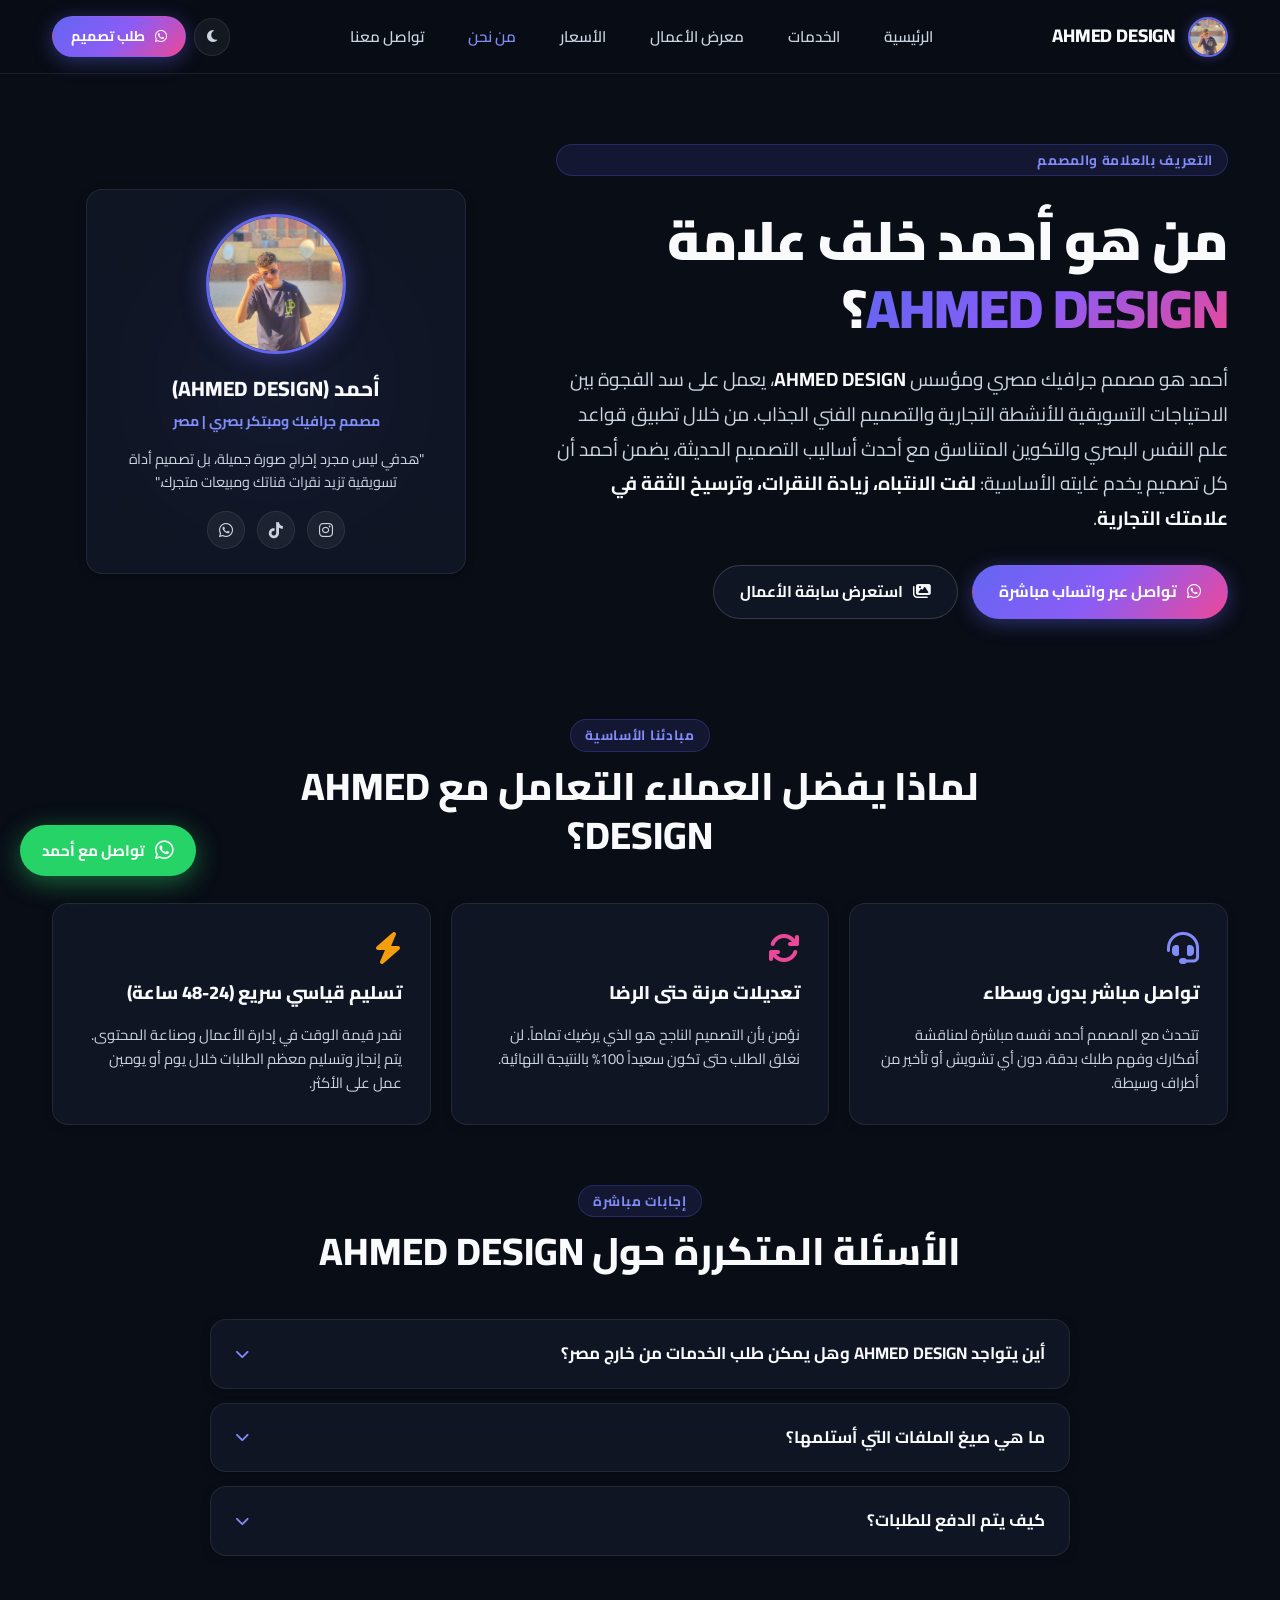
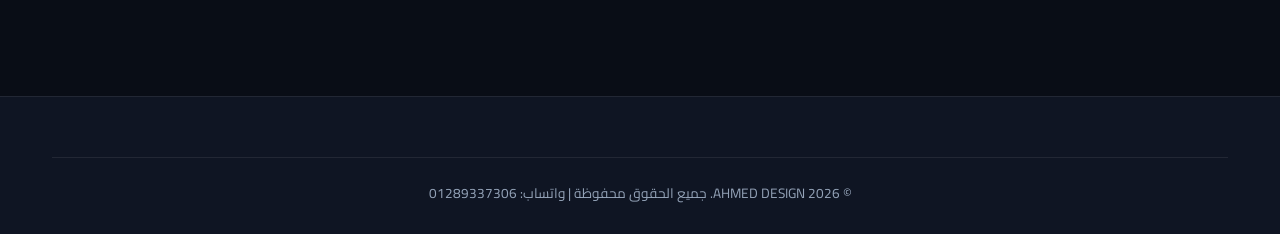
<file: about.html>
<!DOCTYPE html>
<html lang="ar" dir="rtl" data-theme="dark">
<head>
  <meta charset="UTF-8">
  <meta name="viewport" content="width=device-width, initial-scale=1.0, maximum-scale=5.0">
  <meta name="theme-color" content="#090d16">

  <!-- Primary SEO -->
  <title>من هو أحمد؟ عن AHMED DESIGN | مصمم جرافيك مصري احترافي</title>
  <meta name="description" content="تعرف على AHMED DESIGN ومصمم الجرافيك أحمد. قصة العلامة التجارية، فلسفة العمل، الضمانات الحقيقية، والأسئلة الشائعة حول خدمات تصميم الجرافيك.">
  <meta name="keywords" content="عن AHMED DESIGN, مصمم جرافيك مصري أحمد, من هو مصمم AHMED DESIGN, خدمات التصميم مصر, about graphic designer egypt">
  <meta name="author" content="AHMED DESIGN">
  <meta name="robots" content="index, follow">
  <link rel="canonical" href="https://56756758.github.io/AHMED-GRAFIC546456/about.html">

  <!-- Open Graph -->
  <meta property="og:type" content="profile">
  <meta property="og:title" content="من هو أحمد؟ عن مشروع AHMED DESIGN">
  <meta property="og:description" content="مصمم جرافيك مستقل يجمع بين الأهداف التجارية والجماليات البصرية الخلابة. تواصل عبر واتساب: 01289337306">
  <meta property="og:image" content="https://56756758.github.io/AHMED-GRAFIC546456/profile.jpg">
  <meta property="og:url" content="https://56756758.github.io/AHMED-GRAFIC546456/about.html">

  <!-- JSON-LD -->
  <script type="application/ld+json">
  {
    "@context": "https://schema.org",
    "@graph": [
      {
        "@type": "AboutPage",
        "@id": "https://56756758.github.io/AHMED-GRAFIC546456/about.html#webpage",
        "url": "https://56756758.github.io/AHMED-GRAFIC546456/about.html",
        "name": "عن AHMED DESIGN ومصمم الجرافيك أحمد",
        "isPartOf": {
          "@type": "WebSite",
          "@id": "https://56756758.github.io/AHMED-GRAFIC546456/#website"
        }
      },
      {
        "@type": "Person",
        "@id": "https://56756758.github.io/AHMED-GRAFIC546456/#person",
        "name": "أحمد",
        "jobTitle": "مصمم جرافيك ومبتكر بصري",
        "worksFor": {
          "@type": "Organization",
          "name": "AHMED DESIGN",
          "url": "https://56756758.github.io/AHMED-GRAFIC546456/"
        },
        "description": "مصمم جرافيك مستقل مقيم في مصر، متخصص في صناعة الهويات البصرية، الصور المصغرة عالية النقر (CTR)، والتصاميم الإعلانية المبتكرة.",
        "telephone": "+201289337306",
        "email": "am9495741@gmail.com",
        "sameAs": [
          "https://www.instagram.com/ahme_idet_x",
          "https://www.tiktok.com/@narota28",
          "https://wa.me/201289337306"
        ]
      }
    ]
  }
  </script>

  <!-- Fonts & Icons -->
  <link rel="preconnect" href="https://fonts.googleapis.com">
  <link rel="preconnect" href="https://fonts.gstatic.com" crossorigin>
  <link href="https://fonts.googleapis.com/css2?family=Cairo:wght@400;600;700;800;900&family=Plus+Jakarta+Sans:wght@400;600;700;800&display=swap" rel="stylesheet">
  <link rel="stylesheet" href="https://cdnjs.cloudflare.com/ajax/libs/font-awesome/6.4.0/css/all.min.css" crossorigin="anonymous">
  <link rel="icon" type="image/jpeg" href="profile.jpg">
  <link rel="stylesheet" href="style.css">
</head>
<body>

  <!-- Floating WhatsApp -->
  <a href="https://wa.me/201289337306?text=%D9%85%D8%B1%D8%AD%D8%A8%D8%A7%D9%8B%D8%8C%20%D8%A3%D8%B1%D9%8A%D8%AF%20%D8%A7%D9%84%D8%AA%D9%88%D8%A7%D8%B5%D9%84%20%D9%85%D8%B9%20%D8%A3%D8%AD%D9%85%D8%AF%20%D9%85%D9%86%20AHMED%20DESIGN"
     class="whatsapp-float" target="_blank" rel="noopener noreferrer">
    <i class="fa-brands fa-whatsapp"></i>
    <span>تواصل مع أحمد</span>
  </a>

  <!-- Header -->
  <header class="header-nav" id="header-nav">
    <div class="container nav-container">
      <a href="index.html" class="logo" id="nav-logo">
        <img src="profile.jpg" alt="AHMED DESIGN Logo" class="logo-avatar" width="40" height="40">
        <span>AHMED DESIGN</span>
      </a>

      <button class="mobile-menu-btn" id="mobile-menu-btn" aria-label="القائمة">
        <span></span>
        <span></span>
        <span></span>
      </button>

      <ul class="nav-links" id="nav-links">
        <li><a href="index.html">الرئيسية</a></li>
        <li><a href="services.html">الخدمات</a></li>
        <li><a href="portfolio.html">معرض الأعمال</a></li>
        <li><a href="pricing.html">الأسعار</a></li>
        <li><a href="about.html" class="active" aria-current="page">من نحن</a></li>
        <li><a href="contact.html">تواصل معنا</a></li>
      </ul>

      <div class="nav-controls">
        <button class="theme-toggle-btn" id="theme-toggle-btn" title="تغيير المظهر">
          <i class="fa-solid fa-moon" id="theme-icon"></i>
        </button>
        <a href="https://wa.me/201289337306" class="btn btn-primary btn-sm" target="_blank" rel="noopener noreferrer">
          <i class="fa-brands fa-whatsapp"></i> طلب تصميم
        </a>
      </div>
    </div>
  </header>

  <!-- Main Content -->
  <main style="padding-top: calc(var(--nav-height) + 30px); padding-bottom: 80px;">
    <div class="container">

      <!-- Hero About -->
      <div class="hero-grid" style="margin-bottom: 60px;">
        <div class="hero-content reveal">
          <span class="section-subtitle">التعريف بالعلامة والمصمم</span>
          <h1 class="hero-title">من هو أحمد خلف علامة <span class="gradient-text">AHMED DESIGN</span>؟</h1>
          <p class="hero-description">
            أحمد هو مصمم جرافيك مصري ومؤسس <strong>AHMED DESIGN</strong>، يعمل على سد الفجوة بين الاحتياجات التسويقية للأنشطة التجارية والتصميم الفني الجذاب. من خلال تطبيق قواعد علم النفس البصري والتكوين المتناسق مع أحدث أساليب التصميم الحديثة، يضمن أحمد أن كل تصميم يخدم غايته الأساسية: <strong>لفت الانتباه، زيادة النقرات، وترسيخ الثقة في علامتك التجارية</strong>.
          </p>
          <div style="display:flex; gap:14px; flex-wrap:wrap; margin-top:10px;">
            <a href="https://wa.me/201289337306" class="btn btn-primary" target="_blank" rel="noopener noreferrer">
              <i class="fa-brands fa-whatsapp"></i> تواصل عبر واتساب مباشرة
            </a>
            <a href="portfolio.html" class="btn btn-secondary">
              <i class="fa-solid fa-images"></i> استعرض سابقة الأعمال
            </a>
          </div>
        </div>

        <div class="hero-visual reveal">
          <div class="hero-circle-glow"></div>
          <div class="glass-card" style="padding:24px; text-align:center; max-width:380px; width:100%;">
            <img src="profile.jpg" alt="أحمد مصمم جرافيك AHMED DESIGN" style="width:140px; height:140px; border-radius:50%; object-fit:cover; margin:0 auto 18px; border:3px solid var(--color-primary); box-shadow:0 0 24px rgba(99,102,241,0.5);">
            <h2 style="font-size:1.3rem; font-weight:800; margin-bottom:4px;">أحمد (AHMED DESIGN)</h2>
            <p style="font-size:0.88rem; color:var(--color-primary-light); font-weight:700; margin-bottom:14px;">مصمم جرافيك ومبتكر بصري | مصر</p>
            <p style="font-size:0.9rem; color:var(--text-secondary); line-height:1.6; margin-bottom:18px;">
              "هدفي ليس مجرد إخراج صورة جميلة، بل تصميم أداة تسويقية تزيد نقرات قناتك ومبيعات متجرك."
            </p>
            <div style="display:flex; justify-content:center; gap:12px;">
              <a href="https://www.instagram.com/ahme_idet_x" target="_blank" rel="noopener noreferrer" class="social-icon-btn instagram" title="Instagram"><i class="fa-brands fa-instagram"></i></a>
              <a href="https://www.tiktok.com/@narota28" target="_blank" rel="noopener noreferrer" class="social-icon-btn tiktok" title="TikTok"><i class="fa-brands fa-tiktok"></i></a>
              <a href="https://wa.me/201289337306" target="_blank" rel="noopener noreferrer" class="social-icon-btn whatsapp" title="WhatsApp"><i class="fa-brands fa-whatsapp"></i></a>
            </div>
          </div>
        </div>
      </div>

      <!-- Values & Guarantees -->
      <div style="margin-bottom: 60px;">
        <div class="section-header reveal">
          <span class="section-subtitle">مبادئنا الأساسية</span>
          <h2 class="section-title">لماذا يفضل العملاء التعامل مع AHMED DESIGN؟</h2>
        </div>

        <div class="trust-grid">
          <div class="glass-card trust-card reveal">
            <i class="fa-solid fa-headset fa-2x" style="color:var(--color-primary-light);"></i>
            <h3>تواصل مباشر بدون وسطاء</h3>
            <p>تتحدث مع المصمم أحمد نفسه مباشرة لمناقشة أفكارك وفهم طلبك بدقة، دون أي تشويش أو تأخير من أطراف وسيطة.</p>
          </div>

          <div class="glass-card trust-card reveal">
            <i class="fa-solid fa-arrows-rotate fa-2x" style="color:var(--color-secondary);"></i>
            <h3>تعديلات مرنة حتى الرضا</h3>
            <p>نؤمن بأن التصميم الناجح هو الذي يرضيك تماماً. لن نغلق الطلب حتى تكون سعيداً 100% بالنتيجة النهائية.</p>
          </div>

          <div class="glass-card trust-card reveal">
            <i class="fa-solid fa-bolt fa-2x" style="color:var(--color-warning);"></i>
            <h3>تسليم قياسي سريع (24-48 ساعة)</h3>
            <p>نقدر قيمة الوقت في إدارة الأعمال وصناعة المحتوى. يتم إنجاز وتسليم معظم الطلبات خلال يوم أو يومين عمل على الأكثر.</p>
          </div>
        </div>
      </div>

      <!-- FAQ Section -->
      <div id="faq" style="margin-bottom: 60px;">
        <div class="section-header reveal">
          <span class="section-subtitle">إجابات مباشرة</span>
          <h2 class="section-title">الأسئلة المتكررة حول AHMED DESIGN</h2>
        </div>

        <div class="faq-list">
          <details class="faq-item glass-card reveal">
            <summary>
              <span>أين يتواجد AHMED DESIGN وهل يمكن طلب الخدمات من خارج مصر؟</span>
              <i class="fa-solid fa-chevron-down"></i>
            </summary>
            <div class="faq-answer">
              نعم بالتأكيد! AHMED DESIGN مقره في مصر ويقدم خدماته لجميع العملاء في المملكة العربية السعودية، الإمارات، الكويت، قطر، وجميع أنحاء الوطن العربي والعالم عبر التواصل الإلكتروني الفوري والتسليم الرقمي عالي الدقة.
            </div>
          </details>

          <details class="faq-item glass-card reveal">
            <summary>
              <span>ما هي صيغ الملفات التي أستلمها؟</span>
              <i class="fa-solid fa-chevron-down"></i>
            </summary>
            <div class="faq-answer">
              بحسب نوع الخدمة: للشعارات والهويات تستلم صيغ الفيكتور القابلة للتكبير دون فقدان الجودة (SVG, PDF, PNG شفاف عالي الدقة). للصور المصغرة والسوشيال ميديا تستلم ملفات PNG وJPG مهيأة ومضغوطة لمنصات النشر بدقة Full HD.
            </div>
          </details>

          <details class="faq-item glass-card reveal">
            <summary>
              <span>كيف يتم الدفع للطلبات؟</span>
              <i class="fa-solid fa-chevron-down"></i>
            </summary>
            <div class="faq-answer">
              داخل مصر: عبر إنستاباي (InstaPay) أو محفظة فودافون كاش (Vodafone Cash). خارج مصر: عبر PayPal أو الحوالات البنكية المباشرة.
            </div>
          </details>
        </div>
      </div>

    </div>
  </main>

  <!-- Footer -->
  <footer class="footer">
    <div class="container">
      <div class="footer-bottom">
        <p>© 2026 AHMED DESIGN. جميع الحقوق محفوظة | واتساب: 01289337306</p>
      </div>
    </div>
  </footer>

  <script src="app.js" defer></script>
</body>
</html>
</file>
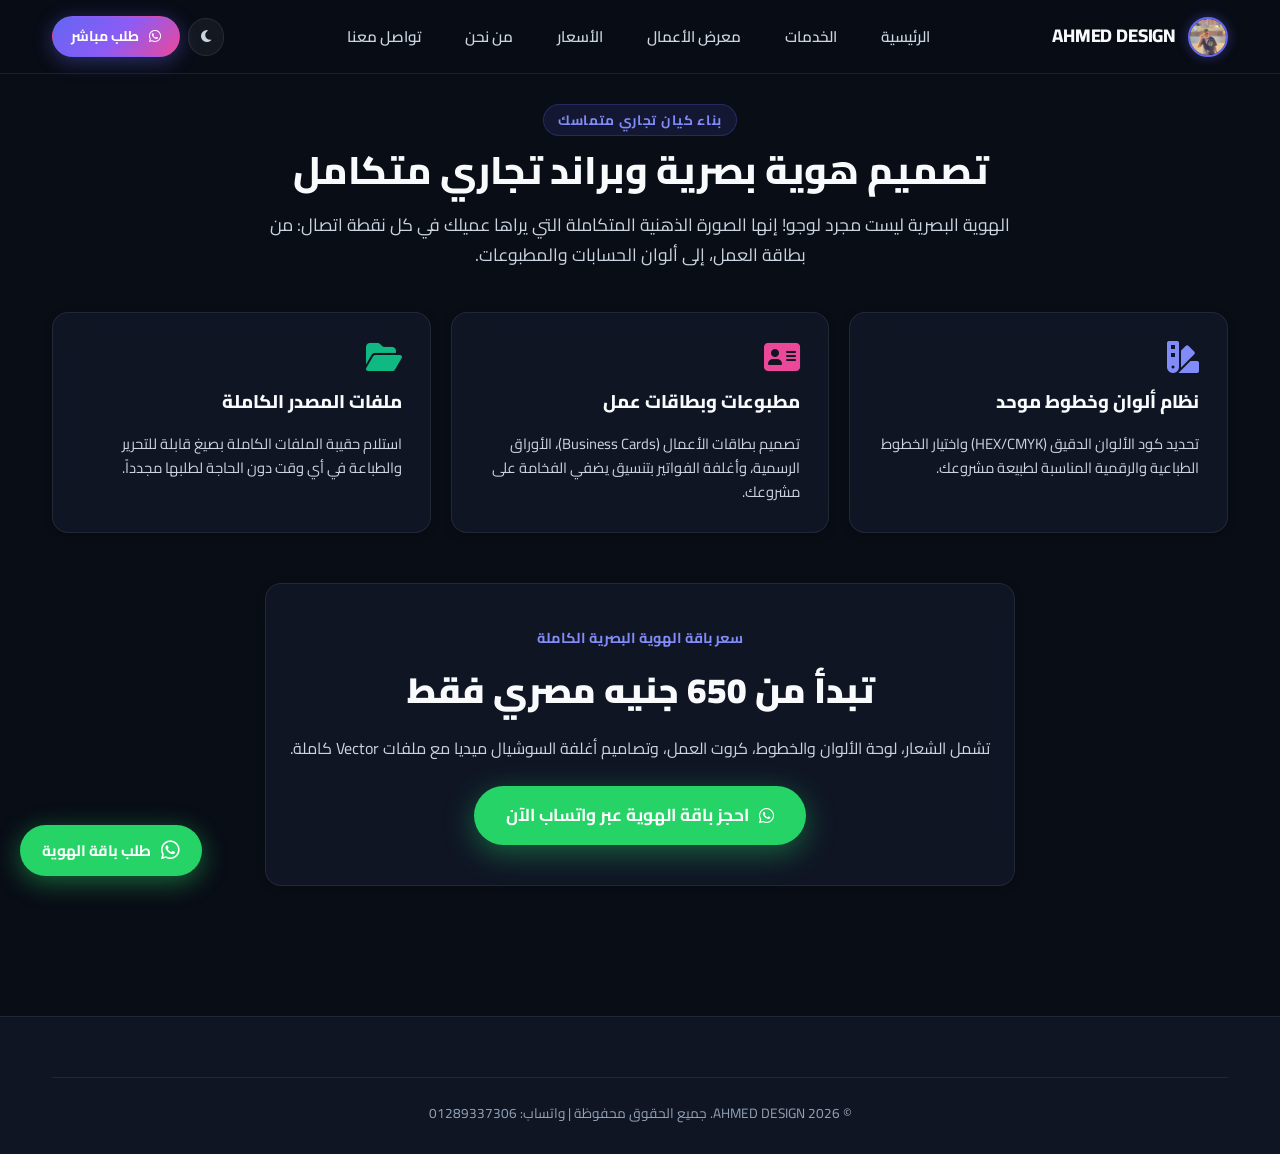
<file: brand-identity.html>
<!DOCTYPE html>
<html lang="ar" dir="rtl" data-theme="dark">
<head>
  <meta charset="UTF-8">
  <meta name="viewport" content="width=device-width, initial-scale=1.0, maximum-scale=5.0">
  <meta name="theme-color" content="#090d16">

  <!-- Primary SEO -->
  <title>تصميم هوية بصرية وبراند تجاري متكامل في مصر | AHMED DESIGN</title>
  <meta name="description" content="خدمة تصميم الهوية البصرية المتكاملة من AHMED DESIGN: لوجو، ألوان معتمدة، خطوط، كروت عمل، أغلفة السوشيال، وملفات فيكتور كاملة للطباعة. تبدأ من 650 ج.م. تواصل واتساب: 01289337306">
  <meta name="keywords" content="تصميم هوية بصرية, تصميم براند كامل, هوية تجارية مصر, باقة هوية بصرية, brand identity design egypt">
  <meta name="author" content="AHMED DESIGN">
  <meta name="robots" content="index, follow">
  <link rel="canonical" href="https://56756758.github.io/AHMED-GRAFIC546456/brand-identity.html">

  <!-- Open Graph -->
  <meta property="og:type" content="article">
  <meta property="og:title" content="تصميم هوية بصرية متكاملة لمشروعك | AHMED DESIGN">
  <meta property="og:description" content="امنح مشروعك مظهراً احترافياً متكاملاً يعزز ثقة العملاء ويجعله يبدو كعلامة تجارية كبرى.">
  <meta property="og:image" content="https://56756758.github.io/AHMED-GRAFIC546456/profile.jpg">
  <meta property="og:url" content="https://56756758.github.io/AHMED-GRAFIC546456/brand-identity.html">

  <!-- JSON-LD -->
  <script type="application/ld+json">
  {
    "@context": "https://schema.org",
    "@graph": [
      {
        "@type": "Service",
        "name": "خدمة تصميم هوية بصرية متكاملة (Brand Identity)",
        "serviceType": "Brand Identity Design",
        "provider": {
          "@type": "Organization",
          "name": "AHMED DESIGN",
          "url": "https://56756758.github.io/AHMED-GRAFIC546456/",
          "telephone": "+201289337306"
        },
        "description": "باقة متكاملة لتأسيس الهوية البصرية تشمل الشعار، الألوان، الخطوط، المطبوعات، وأغلفة المنصات.",
        "offers": {
          "@type": "Offer",
          "price": "650",
          "priceCurrency": "EGP",
          "availability": "https://schema.org/InStock"
        }
      }
    ]
  }
  </script>

  <!-- Fonts & Icons -->
  <link rel="preconnect" href="https://fonts.googleapis.com">
  <link rel="preconnect" href="https://fonts.gstatic.com" crossorigin>
  <link href="https://fonts.googleapis.com/css2?family=Cairo:wght@400;600;700;800;900&family=Plus+Jakarta+Sans:wght@400;600;700;800&display=swap" rel="stylesheet">
  <link rel="stylesheet" href="https://cdnjs.cloudflare.com/ajax/libs/font-awesome/6.4.0/css/all.min.css" crossorigin="anonymous">
  <link rel="icon" type="image/jpeg" href="profile.jpg">
  <link rel="stylesheet" href="style.css">
</head>
<body>

  <!-- Floating WhatsApp -->
  <a href="https://wa.me/201289337306?text=%D9%85%D8%B1%D8%AD%D8%A8%D8%A7%D9%8B%D8%8C%20%D8%A3%D8%B1%D9%8A%D8%AF%20%D8%B7%D9%84%D8%A8%20%D8%A8%D8%A7%D9%82%D8%A9%20%D8%A7%D9%84%D9%87%D9%88%D9%8A%D8%A9%20%D8%A7%D9%84%D8%A8%D8%B5%D8%B1%D9%8A%D8%A9%20%D9%85%D9%86%20AHMED%20DESIGN"
     class="whatsapp-float" target="_blank" rel="noopener noreferrer">
    <i class="fa-brands fa-whatsapp"></i>
    <span>طلب باقة الهوية</span>
  </a>

  <!-- Header -->
  <header class="header-nav" id="header-nav">
    <div class="container nav-container">
      <a href="index.html" class="logo" id="nav-logo">
        <img src="profile.jpg" alt="AHMED DESIGN Logo" class="logo-avatar" width="40" height="40">
        <span>AHMED DESIGN</span>
      </a>

      <button class="mobile-menu-btn" id="mobile-menu-btn" aria-label="القائمة">
        <span></span>
        <span></span>
        <span></span>
      </button>

      <ul class="nav-links" id="nav-links">
        <li><a href="index.html">الرئيسية</a></li>
        <li><a href="services.html">الخدمات</a></li>
        <li><a href="portfolio.html">معرض الأعمال</a></li>
        <li><a href="pricing.html">الأسعار</a></li>
        <li><a href="about.html">من نحن</a></li>
        <li><a href="contact.html">تواصل معنا</a></li>
      </ul>

      <div class="nav-controls">
        <button class="theme-toggle-btn" id="theme-toggle-btn" title="تغيير المظهر">
          <i class="fa-solid fa-moon" id="theme-icon"></i>
        </button>
        <a href="https://wa.me/201289337306" class="btn btn-primary btn-sm" target="_blank" rel="noopener noreferrer">
          <i class="fa-brands fa-whatsapp"></i> طلب مباشر
        </a>
      </div>
    </div>
  </header>

  <!-- Content -->
  <main style="padding-top: calc(var(--nav-height) + 30px); padding-bottom: 80px;">
    <div class="container">

      <div class="section-header reveal">
        <span class="section-subtitle">بناء كيان تجاري متماسك</span>
        <h1 class="section-title">تصميم هوية بصرية وبراند تجاري متكامل</h1>
        <p class="section-desc">
          الهوية البصرية ليست مجرد لوجو! إنها الصورة الذهنية المتكاملة التي يراها عميلك في كل نقطة اتصال: من بطاقة العمل، إلى ألوان الحسابات والمطبوعات.
        </p>
      </div>

      <!-- Features -->
      <div class="trust-grid" style="margin-bottom: 50px;">
        <div class="glass-card trust-card reveal">
          <i class="fa-solid fa-swatchbook fa-2x" style="color:var(--color-primary-light);"></i>
          <h3>نظام ألوان وخطوط موحد</h3>
          <p>تحديد كود الألوان الدقيق (HEX/CMYK) واختيار الخطوط الطباعية والرقمية المناسبة لطبيعة مشروعك.</p>
        </div>

        <div class="glass-card trust-card reveal">
          <i class="fa-solid fa-address-card fa-2x" style="color:var(--color-secondary);"></i>
          <h3>مطبوعات وبطاقات عمل</h3>
          <p>تصميم بطاقات الأعمال (Business Cards)، الأوراق الرسمية، وأغلفة الفواتير بتنسيق يضفي الفخامة على مشروعك.</p>
        </div>

        <div class="glass-card trust-card reveal">
          <i class="fa-solid fa-folder-open fa-2x" style="color:var(--color-success);"></i>
          <h3>ملفات المصدر الكاملة</h3>
          <p>استلام حقيبة الملفات الكاملة بصيغ قابلة للتحرير والطباعة في أي وقت دون الحاجة لطلبها مجدداً.</p>
        </div>
      </div>

      <!-- Pricing Box -->
      <div class="glass-card reveal" style="padding:40px 24px; text-align:center; max-width:750px; margin:0 auto 50px;">
        <span style="font-size:0.9rem; font-weight:700; color:var(--color-primary-light);">سعر باقة الهوية البصرية الكاملة</span>
        <h2 style="font-size:2.2rem; font-weight:900; margin:10px 0 16px;">تبدأ من 650 جنيه مصري فقط</h2>
        <p style="color:var(--text-secondary); margin-bottom:24px; line-height:1.7;">
          تشمل الشعار، لوحة الألوان والخطوط، كروت العمل، وتصاميم أغلفة السوشيال ميديا مع ملفات Vector كاملة.
        </p>
        <a href="https://wa.me/201289337306?text=%D9%85%D8%B1%D8%AD%D8%A8%D8%A7%D9%8B%D8%8C%20%D8%A3%D8%B1%D9%8A%D8%AF%20%D8%AD%D8%AC%D8%B2%20%D8%A8%D8%A7%D9%82%D8%A9%20%D8%A7%D9%84%D9%87%D9%88%D9%8A%D8%A9%20%D8%A7%D9%84%D8%A8%D8%B5%D8%B1%D9%8A%D8%A9%20%D9%85%D9%86%20AHMED%20DESIGN"
           class="btn btn-whatsapp btn-lg" target="_blank" rel="noopener noreferrer">
          <i class="fa-brands fa-whatsapp"></i> احجز باقة الهوية عبر واتساب الآن
        </a>
      </div>

    </div>
  </main>

  <!-- Footer -->
  <footer class="footer">
    <div class="container">
      <div class="footer-bottom">
        <p>© 2026 AHMED DESIGN. جميع الحقوق محفوظة | واتساب: 01289337306</p>
      </div>
    </div>
  </footer>

  <script src="app.js" defer></script>
</body>
</html>
</file>
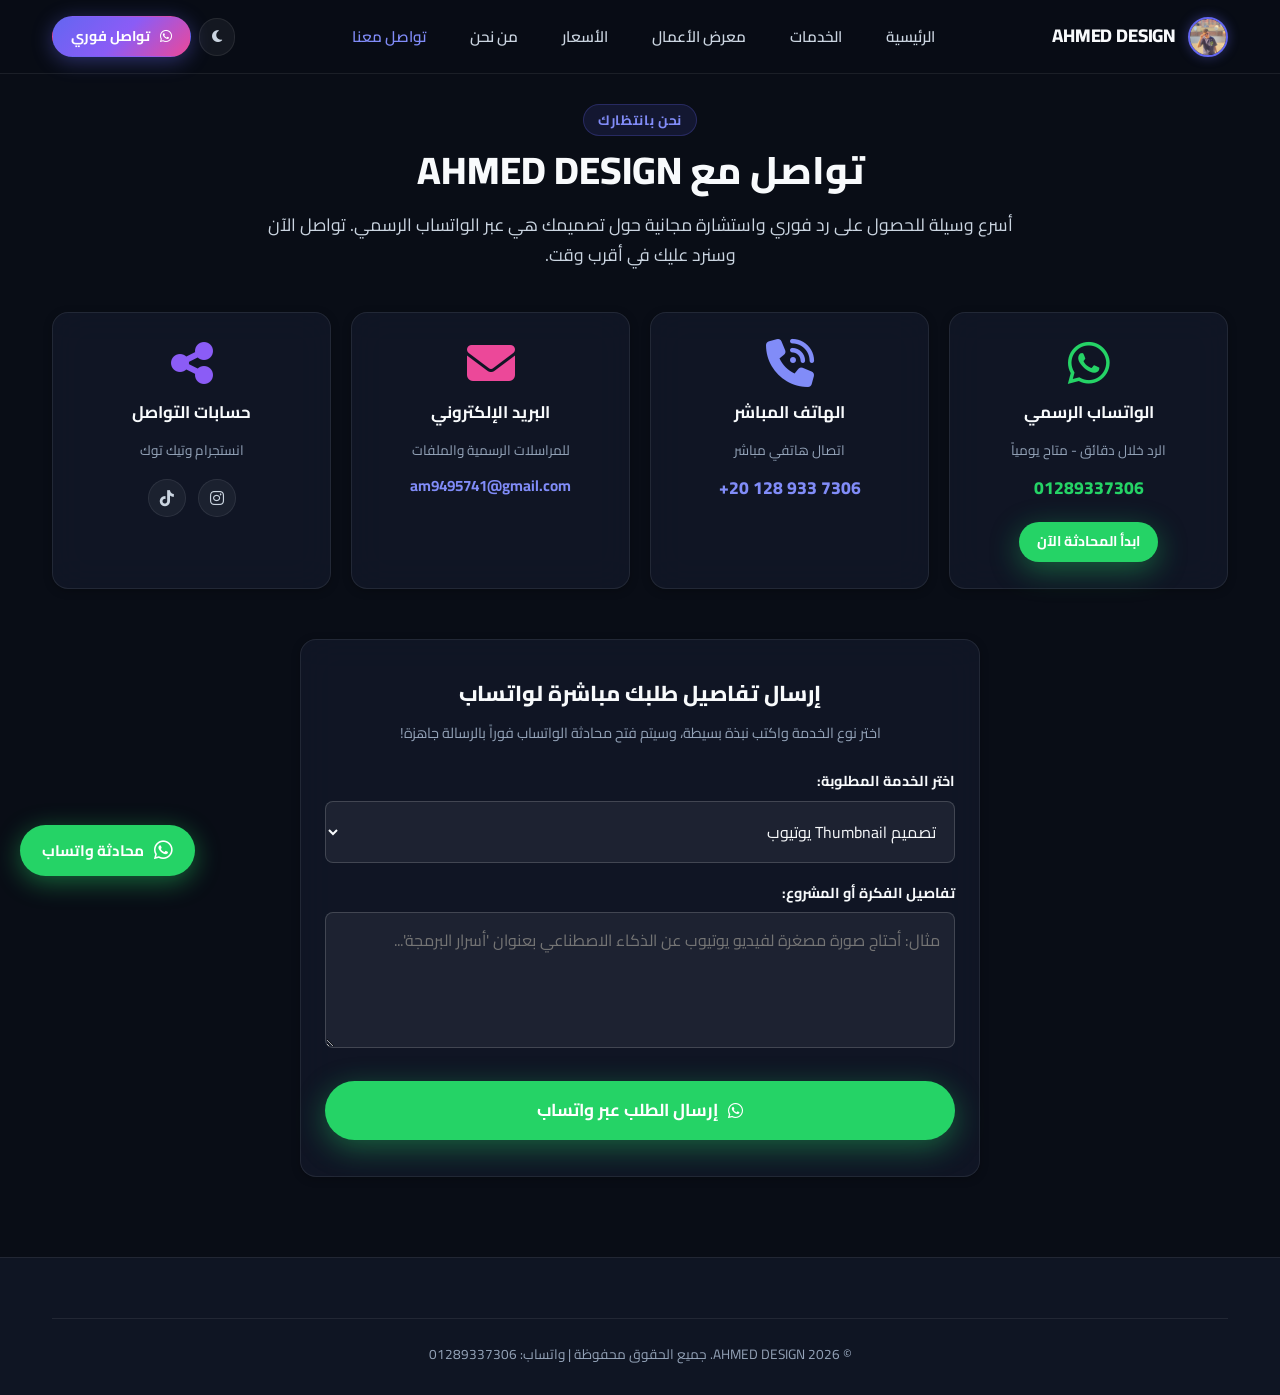
<file: contact.html>
<!DOCTYPE html>
<html lang="ar" dir="rtl" data-theme="dark">
<head>
  <meta charset="UTF-8">
  <meta name="viewport" content="width=device-width, initial-scale=1.0, maximum-scale=5.0">
  <meta name="theme-color" content="#090d16">

  <!-- Primary SEO -->
  <title>تواصل مع AHMED DESIGN | رقم واتساب الرسمي 01289337306</title>
  <meta name="description" content="تواصل مع مصمم الجرافيك أحمد صاحب AHMED DESIGN. رقم واتساب الرسمي: 01289337306، البريد الإلكتروني، وروابط السوشيال ميديا. اطلب تصميمك واستلم خلال 24 ساعة.">
  <meta name="keywords" content="رقم مصمم جرافيك واتساب, تواصل AHMED DESIGN, مصمم جرافيك مصر واتساب, رقم أحمد ديزاين, contact graphic designer egypt">
  <meta name="author" content="AHMED DESIGN">
  <meta name="robots" content="index, follow">
  <link rel="canonical" href="https://56756758.github.io/AHMED-GRAFIC546456/contact.html">

  <!-- Open Graph -->
  <meta property="og:type" content="website">
  <meta property="og:title" content="تواصل مع AHMED DESIGN | واتساب 01289337306">
  <meta property="og:description" content="تواصل مباشر وفوري مع المصمم أحمد لطلب تصاميمك الجرافيكية.">
  <meta property="og:image" content="https://56756758.github.io/AHMED-GRAFIC546456/profile.jpg">
  <meta property="og:url" content="https://56756758.github.io/AHMED-GRAFIC546456/contact.html">

  <!-- JSON-LD -->
  <script type="application/ld+json">
  {
    "@context": "https://schema.org",
    "@type": "ContactPage",
    "name": "صفحة التواصل مع AHMED DESIGN",
    "url": "https://56756758.github.io/AHMED-GRAFIC546456/contact.html",
    "mainEntity": {
      "@type": "Organization",
      "name": "AHMED DESIGN",
      "telephone": "+201289337306",
      "email": "am9495741@gmail.com",
      "url": "https://56756758.github.io/AHMED-GRAFIC546456/",
      "contactPoint": {
        "@type": "ContactPoint",
        "telephone": "+201289337306",
        "contactType": "customer service",
        "availableLanguage": ["Arabic", "English"]
      }
    }
  }
  </script>

  <!-- Fonts & Icons -->
  <link rel="preconnect" href="https://fonts.googleapis.com">
  <link rel="preconnect" href="https://fonts.gstatic.com" crossorigin>
  <link href="https://fonts.googleapis.com/css2?family=Cairo:wght@400;600;700;800;900&family=Plus+Jakarta+Sans:wght@400;600;700;800&display=swap" rel="stylesheet">
  <link rel="stylesheet" href="https://cdnjs.cloudflare.com/ajax/libs/font-awesome/6.4.0/css/all.min.css" crossorigin="anonymous">
  <link rel="icon" type="image/jpeg" href="profile.jpg">
  <link rel="stylesheet" href="style.css">
</head>
<body>

  <!-- Floating WhatsApp -->
  <a href="https://wa.me/201289337306" class="whatsapp-float" target="_blank" rel="noopener noreferrer">
    <i class="fa-brands fa-whatsapp"></i>
    <span>محادثة واتساب</span>
  </a>

  <!-- Header -->
  <header class="header-nav" id="header-nav">
    <div class="container nav-container">
      <a href="index.html" class="logo" id="nav-logo">
        <img src="profile.jpg" alt="AHMED DESIGN Logo" class="logo-avatar" width="40" height="40">
        <span>AHMED DESIGN</span>
      </a>

      <button class="mobile-menu-btn" id="mobile-menu-btn" aria-label="القائمة">
        <span></span>
        <span></span>
        <span></span>
      </button>

      <ul class="nav-links" id="nav-links">
        <li><a href="index.html">الرئيسية</a></li>
        <li><a href="services.html">الخدمات</a></li>
        <li><a href="portfolio.html">معرض الأعمال</a></li>
        <li><a href="pricing.html">الأسعار</a></li>
        <li><a href="about.html">من نحن</a></li>
        <li><a href="contact.html" class="active" aria-current="page">تواصل معنا</a></li>
      </ul>

      <div class="nav-controls">
        <button class="theme-toggle-btn" id="theme-toggle-btn" title="تغيير المظهر">
          <i class="fa-solid fa-moon" id="theme-icon"></i>
        </button>
        <a href="https://wa.me/201289337306" class="btn btn-primary btn-sm" target="_blank" rel="noopener noreferrer">
          <i class="fa-brands fa-whatsapp"></i> تواصل فوري
        </a>
      </div>
    </div>
  </header>

  <!-- Contact Content -->
  <main style="padding-top: calc(var(--nav-height) + 30px); padding-bottom: 80px;">
    <div class="container">

      <div class="section-header reveal">
        <span class="section-subtitle">نحن بانتظارك</span>
        <h1 class="section-title">تواصل مع AHMED DESIGN</h1>
        <p class="section-desc">
          أسرع وسيلة للحصول على رد فوري واستشارة مجانية حول تصميمك هي عبر الواتساب الرسمي. تواصل الآن وسنرد عليك في أقرب وقت.
        </p>
      </div>

      <!-- Contact Info Cards -->
      <div class="contact-grid" style="margin-bottom: 50px;">
        
        <!-- WhatsApp -->
        <div class="glass-card contact-card reveal">
          <i class="fa-brands fa-whatsapp fa-3x" style="color:var(--color-whatsapp);"></i>
          <h3>الواتساب الرسمي</h3>
          <p style="font-size:0.85rem; color:var(--text-muted);">الرد خلال دقائق - متاح يومياً</p>
          <a href="https://wa.me/201289337306" class="contact-link" style="font-weight:800; font-size:1.1rem; color:var(--color-whatsapp);" target="_blank" rel="noopener noreferrer">
            <span dir="ltr">01289337306</span>
          </a>
          <a href="https://wa.me/201289337306" class="btn btn-whatsapp btn-sm" style="margin-top:8px;" target="_blank" rel="noopener noreferrer">
            ابدأ المحادثة الآن
          </a>
        </div>

        <!-- Phone -->
        <div class="glass-card contact-card reveal">
          <i class="fa-solid fa-phone-volume fa-3x" style="color:var(--color-primary-light);"></i>
          <h3>الهاتف المباشر</h3>
          <p style="font-size:0.85rem; color:var(--text-muted);">اتصال هاتفي مباشر</p>
          <a href="tel:+201289337306" class="contact-link" style="font-weight:800; font-size:1.1rem;">
            <span dir="ltr">+20 128 933 7306</span>
          </a>
        </div>

        <!-- Email -->
        <div class="glass-card contact-card reveal">
          <i class="fa-solid fa-envelope fa-3x" style="color:var(--color-secondary);"></i>
          <h3>البريد الإلكتروني</h3>
          <p style="font-size:0.85rem; color:var(--text-muted);">للمراسلات الرسمية والملفات</p>
          <a href="mailto:am9495741@gmail.com" class="contact-link" style="font-weight:700; word-break:break-all;">
            am9495741@gmail.com
          </a>
        </div>

        <!-- Social Media -->
        <div class="glass-card contact-card reveal">
          <i class="fa-solid fa-share-nodes fa-3x" style="color:var(--color-accent);"></i>
          <h3>حسابات التواصل</h3>
          <p style="font-size:0.85rem; color:var(--text-muted);">انستجرام وتيك توك</p>
          <div style="display:flex; gap:12px; margin-top:6px;">
            <a href="https://www.instagram.com/ahme_idet_x" target="_blank" rel="noopener noreferrer" class="social-icon-btn instagram" title="Instagram"><i class="fa-brands fa-instagram"></i></a>
            <a href="https://www.tiktok.com/@narota28" target="_blank" rel="noopener noreferrer" class="social-icon-btn tiktok" title="TikTok"><i class="fa-brands fa-tiktok"></i></a>
          </div>
        </div>

      </div>

      <!-- Quick Interactive Order Form -->
      <div class="glass-card reveal" style="max-width:680px; margin:0 auto; padding:36px 24px;">
        <h2 style="font-size:1.35rem; font-weight:800; text-align:center; margin-bottom:10px;">
          إرسال تفاصيل طلبك مباشرة لواتساب
        </h2>
        <p style="font-size:0.9rem; color:var(--text-muted); text-align:center; margin-bottom:24px;">
          اختر نوع الخدمة واكتب نبذة بسيطة، وسيتم فتح محادثة الواتساب فوراً بالرسالة جاهزة!
        </p>

        <form id="quick-order-form" style="display:flex; flex-direction:column; gap:18px;">
          <div>
            <label style="display:block; font-weight:700; font-size:0.9rem; margin-bottom:8px;">اختر الخدمة المطلوبة:</label>
            <select name="service" style="width:100%; padding:14px; border-radius:var(--radius-sm); background:rgba(255,255,255,0.06); border:1px solid var(--border-glass-strong); color:var(--text-primary); cursor:pointer;">
              <option value="تصميم Thumbnail يوتيوب" style="background:#0f1523;">تصميم Thumbnail يوتيوب</option>
              <option value="تصميم شعار ولوجو" style="background:#0f1523;">تصميم شعار (لوجو)</option>
              <option value="تصميم بوستات سوشيال ميديا" style="background:#0f1523;">تصميم بوستات سوشيال ميديا</option>
              <option value="تصميم هوية بصرية كاملة" style="background:#0f1523;">تصميم هوية بصرية كاملة</option>
              <option value="تصميم إعلاني تجاري" style="background:#0f1523;">تصميم إعلاني تجاري</option>
              <option value="تصميم آخر مخصص" style="background:#0f1523;">طلب تصميم آخر مخصص</option>
            </select>
          </div>

          <div>
            <label style="display:block; font-weight:700; font-size:0.9rem; margin-bottom:8px;">تفاصيل الفكرة أو المشروع:</label>
            <textarea name="details" rows="4" placeholder="مثال: أحتاج صورة مصغرة لفيديو يوتيوب عن الذكاء الاصطناعي بعنوان 'أسرار البرمجة'..." style="width:100%; padding:14px; border-radius:var(--radius-sm); background:rgba(255,255,255,0.06); border:1px solid var(--border-glass-strong); color:var(--text-primary); resize:vertical;"></textarea>
          </div>

          <button type="submit" class="btn btn-whatsapp btn-lg btn-block" style="margin-top:8px;">
            <i class="fa-brands fa-whatsapp"></i> إرسال الطلب عبر واتساب
          </button>
        </form>
      </div>

    </div>
  </main>

  <!-- Footer -->
  <footer class="footer">
    <div class="container">
      <div class="footer-bottom">
        <p>© 2026 AHMED DESIGN. جميع الحقوق محفوظة | واتساب: 01289337306</p>
      </div>
    </div>
  </footer>

  <script src="app.js" defer></script>
</body>
</html>
</file>
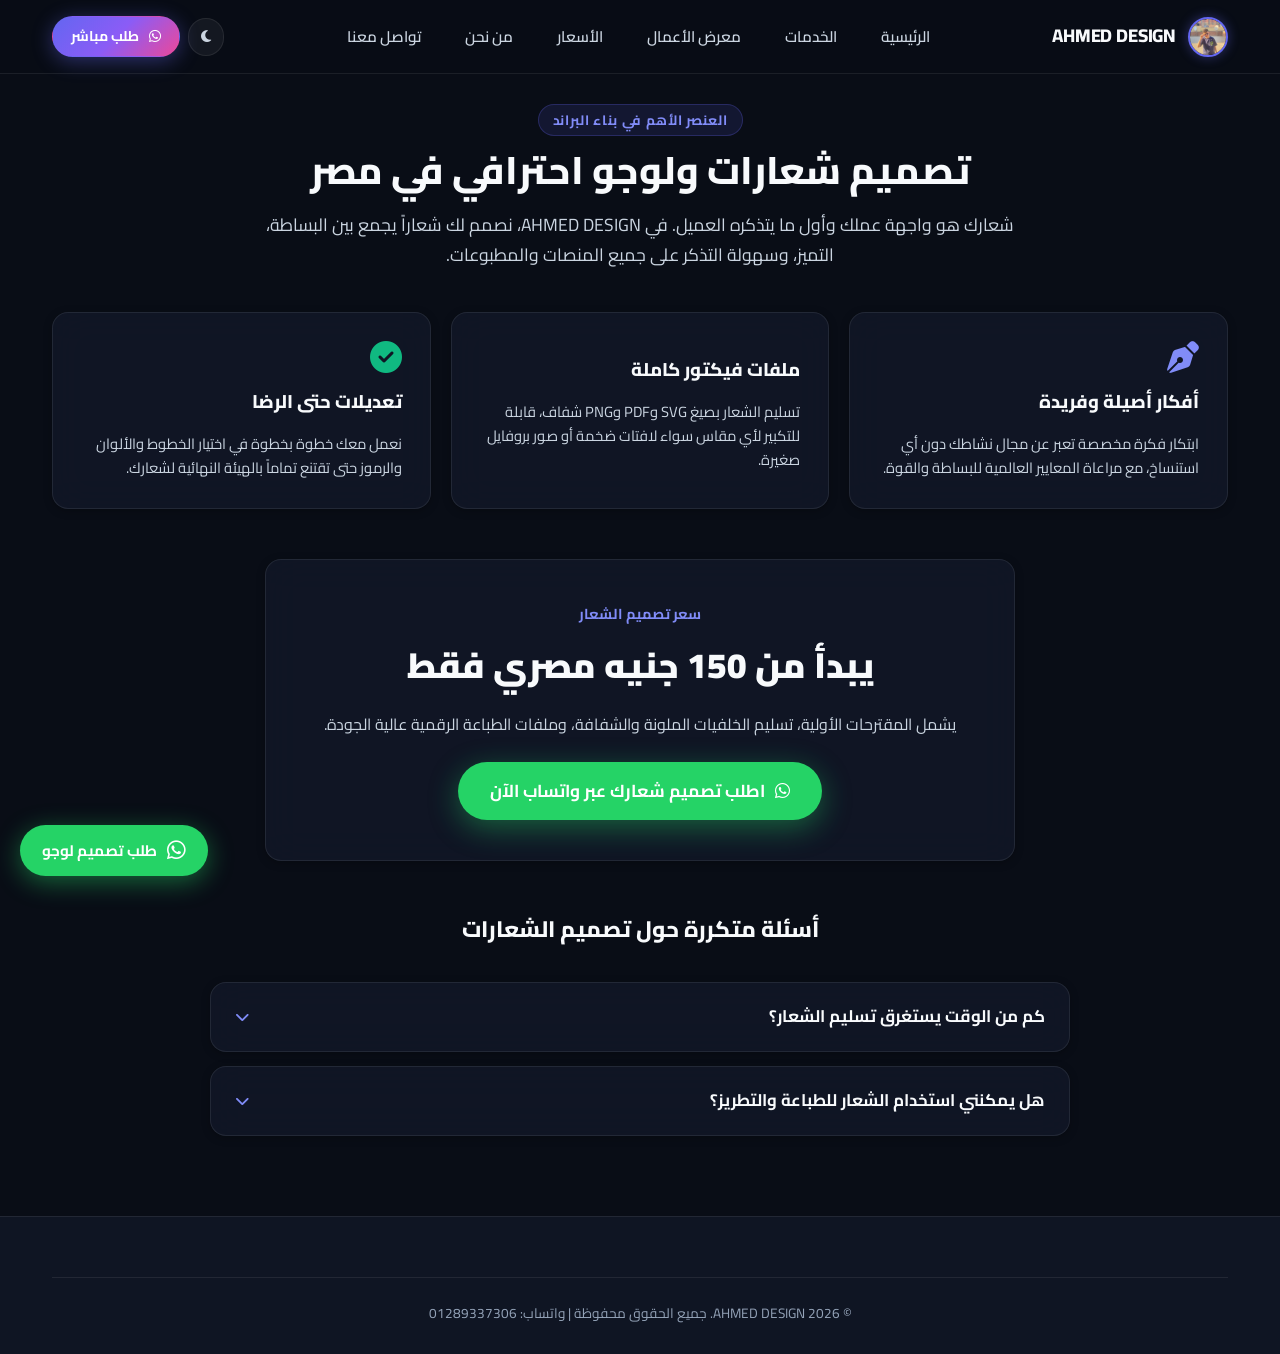
<file: logo-design.html>
<!DOCTYPE html>
<html lang="ar" dir="rtl" data-theme="dark">
<head>
  <meta charset="UTF-8">
  <meta name="viewport" content="width=device-width, initial-scale=1.0, maximum-scale=5.0">
  <meta name="theme-color" content="#090d16">

  <!-- Primary SEO -->
  <title>تصميم شعارات ولوجو احترافي في مصر | AHMED DESIGN - هوية فريدة لمشروعك</title>
  <meta name="description" content="خدمة تصميم لوجو وشعارات احترافية ومبتكرة من AHMED DESIGN. أفكار عصرية، تسليم ملفات فيكتور كاملة، وتعديلات حتى الرضا التام. تبدأ من 150 ج.م. تواصل واتساب: 01289337306">
  <meta name="keywords" content="تصميم لوجو مصر, مصمم شعارات مصر, سعر تصميم اللوجو, تصميم لوجو تجاري, شعار احترافي, logo designer egypt, logo design cairo">
  <meta name="author" content="AHMED DESIGN">
  <meta name="robots" content="index, follow">
  <link rel="canonical" href="https://56756758.github.io/AHMED-GRAFIC546456/logo-design.html">

  <!-- Open Graph -->
  <meta property="og:type" content="article">
  <meta property="og:title" content="تصميم لوجو وشعارات احترافية في مصر | AHMED DESIGN">
  <meta property="og:description" content="اصنع انطباعاً أولياً يدوم في أذهان عملائك مع شعار عصري مصمم خصيصاً لهوية مشروعك.">
  <meta property="og:image" content="https://56756758.github.io/AHMED-GRAFIC546456/profile.jpg">
  <meta property="og:url" content="https://56756758.github.io/AHMED-GRAFIC546456/logo-design.html">

  <!-- JSON-LD Service & FAQ Schema -->
  <script type="application/ld+json">
  {
    "@context": "https://schema.org",
    "@graph": [
      {
        "@type": "Service",
        "@id": "https://56756758.github.io/AHMED-GRAFIC546456/logo-design.html#service",
        "name": "خدمة تصميم شعارات ولوجو (Logo Design)",
        "serviceType": "Logo Design",
        "provider": {
          "@type": "Organization",
          "name": "AHMED DESIGN",
          "url": "https://56756758.github.io/AHMED-GRAFIC546456/",
          "telephone": "+201289337306"
        },
        "description": "تصميم شعارات احترافية للشركات، المتاجر الإلكترونية، والمشاريع الناشئة مع ملفات فيكتور مفتوحة المصدر.",
        "offers": {
          "@type": "Offer",
          "price": "150",
          "priceCurrency": "EGP",
          "priceValidUntil": "2027-12-31",
          "availability": "https://schema.org/InStock"
        }
      },
      {
        "@type": "FAQPage",
        "mainEntity": [
          {
            "@type": "Question",
            "name": "كم سعر تصميم اللوجو في مصر لدى AHMED DESIGN؟",
            "acceptedAnswer": {
              "@type": "Answer",
              "text": "يبدأ سعر تصميم اللوجو من 150 جنيهاً مصرياً فقط، ويشمل تسليم الملفات بصيغ فيكتور وصور شفافة بدقة فائقة."
            }
          },
          {
            "@type": "Question",
            "name": "هل اللوجو أصلي وغير مقتبس؟",
            "acceptedAnswer": {
              "@type": "Answer",
              "text": "نعم، كل شعار يصممه أحمد يتم بناؤه خصيصاً من الصفر ليعبر عن روح نشاطك التجاري بدون استخدام قوالب جاهزة مستهلكة."
            }
          }
        ]
      }
    ]
  }
  </script>

  <!-- Fonts & Icons -->
  <link rel="preconnect" href="https://fonts.googleapis.com">
  <link rel="preconnect" href="https://fonts.gstatic.com" crossorigin>
  <link href="https://fonts.googleapis.com/css2?family=Cairo:wght@400;600;700;800;900&family=Plus+Jakarta+Sans:wght@400;600;700;800&display=swap" rel="stylesheet">
  <link rel="stylesheet" href="https://cdnjs.cloudflare.com/ajax/libs/font-awesome/6.4.0/css/all.min.css" crossorigin="anonymous">
  <link rel="icon" type="image/jpeg" href="profile.jpg">
  <link rel="stylesheet" href="style.css">
</head>
<body>

  <!-- Floating WhatsApp -->
  <a href="https://wa.me/201289337306?text=%D9%85%D8%B1%D8%AD%D8%A8%D8%A7%D9%8B%D8%8C%20%D8%A3%D8%B1%D9%8A%D8%AF%20%D8%B7%D9%84%D8%A8%20%D8%AA%D8%B5%D9%85%D9%8A%D9%85%20%D9%84%D9%88%D8%AC%D9%88%20%D9%85%D9%86%20AHMED%20DESIGN"
     class="whatsapp-float" target="_blank" rel="noopener noreferrer">
    <i class="fa-brands fa-whatsapp"></i>
    <span>طلب تصميم لوجو</span>
  </a>

  <!-- Header -->
  <header class="header-nav" id="header-nav">
    <div class="container nav-container">
      <a href="index.html" class="logo" id="nav-logo">
        <img src="profile.jpg" alt="AHMED DESIGN Logo" class="logo-avatar" width="40" height="40">
        <span>AHMED DESIGN</span>
      </a>

      <button class="mobile-menu-btn" id="mobile-menu-btn" aria-label="القائمة">
        <span></span>
        <span></span>
        <span></span>
      </button>

      <ul class="nav-links" id="nav-links">
        <li><a href="index.html">الرئيسية</a></li>
        <li><a href="services.html">الخدمات</a></li>
        <li><a href="portfolio.html">معرض الأعمال</a></li>
        <li><a href="pricing.html">الأسعار</a></li>
        <li><a href="about.html">من نحن</a></li>
        <li><a href="contact.html">تواصل معنا</a></li>
      </ul>

      <div class="nav-controls">
        <button class="theme-toggle-btn" id="theme-toggle-btn" title="تغيير المظهر">
          <i class="fa-solid fa-moon" id="theme-icon"></i>
        </button>
        <a href="https://wa.me/201289337306" class="btn btn-primary btn-sm" target="_blank" rel="noopener noreferrer">
          <i class="fa-brands fa-whatsapp"></i> طلب مباشر
        </a>
      </div>
    </div>
  </header>

  <!-- Content -->
  <main style="padding-top: calc(var(--nav-height) + 30px); padding-bottom: 80px;">
    <div class="container">

      <div class="section-header reveal">
        <span class="section-subtitle">العنصر الأهم في بناء البراند</span>
        <h1 class="section-title">تصميم شعارات ولوجو احترافي في مصر</h1>
        <p class="section-desc">
          شعارك هو واجهة عملك وأول ما يتذكره العميل. في AHMED DESIGN، نصمم لك شعاراً يجمع بين البساطة، التميز، وسهولة التذكر على جميع المنصات والمطبوعات.
        </p>
      </div>

      <!-- Features -->
      <div class="trust-grid" style="margin-bottom: 50px;">
        <div class="glass-card trust-card reveal">
          <i class="fa-solid fa-pen-nib fa-2x" style="color:var(--color-primary-light);"></i>
          <h3>أفكار أصيلة وفريدة</h3>
          <p>ابتكار فكرة مخصصة تعبر عن مجال نشاطك دون أي استنساخ، مع مراعاة المعايير العالمية للبساطة والقوة.</p>
        </div>

        <div class="glass-card trust-card reveal">
          <i class="fa-solid fa-file-vector fa-2x" style="color:var(--color-secondary);"></i>
          <h3>ملفات فيكتور كاملة</h3>
          <p>تسليم الشعار بصيغ SVG وPDF وPNG شفاف، قابلة للتكبير لأي مقاس سواء لافتات ضخمة أو صور بروفايل صغيرة.</p>
        </div>

        <div class="glass-card trust-card reveal">
          <i class="fa-solid fa-circle-check fa-2x" style="color:var(--color-success);"></i>
          <h3>تعديلات حتى الرضا</h3>
          <p>نعمل معك خطوة بخطوة في اختيار الخطوط والألوان والرموز حتى تقتنع تماماً بالهيئة النهائية لشعارك.</p>
        </div>
      </div>

      <!-- Pricing Box -->
      <div class="glass-card reveal" style="padding:40px 24px; text-align:center; max-width:750px; margin:0 auto 50px;">
        <span style="font-size:0.9rem; font-weight:700; color:var(--color-primary-light);">سعر تصميم الشعار</span>
        <h2 style="font-size:2.2rem; font-weight:900; margin:10px 0 16px;">يبدأ من 150 جنيه مصري فقط</h2>
        <p style="color:var(--text-secondary); margin-bottom:24px; line-height:1.7;">
          يشمل المقترحات الأولية، تسليم الخلفيات الملونة والشفافة، وملفات الطباعة الرقمية عالية الجودة.
        </p>
        <a href="https://wa.me/201289337306?text=%D9%85%D8%B1%D8%AD%D8%A8%D8%A7%D9%8B%D8%8C%20%D8%A3%D8%B1%D9%8A%D8%AF%20%D8%B7%D9%84%D8%A8%20%D8%AA%D8%B5%D9%85%D9%8A%D9%85%20%D9%84%D9%88%D8%AC%D9%88%20%D9%85%D9%86%20AHMED%20DESIGN"
           class="btn btn-whatsapp btn-lg" target="_blank" rel="noopener noreferrer">
          <i class="fa-brands fa-whatsapp"></i> اطلب تصميم شعارك عبر واتساب الآن
        </a>
      </div>

      <!-- FAQ -->
      <div class="faq-list">
        <h2 style="font-size:1.4rem; font-weight:800; text-align:center; margin-bottom:20px;">أسئلة متكررة حول تصميم الشعارات</h2>

        <details class="faq-item glass-card reveal">
          <summary>
            <span>كم من الوقت يستغرق تسليم الشعار؟</span>
            <i class="fa-solid fa-chevron-down"></i>
          </summary>
          <div class="faq-answer">
            عادة يتم تسليم المسودة الأولى للشعار خلال 24 إلى 48 ساعة فقط، ويتم بعدها عمل أي تعديلات تطلبها فوراً.
          </div>
        </details>

        <details class="faq-item glass-card reveal">
          <summary>
            <span>هل يمكنني استخدام الشعار للطباعة والتطريز؟</span>
            <i class="fa-solid fa-chevron-down"></i>
          </summary>
          <div class="faq-answer">
            نعم بالتأكيد! نقوم بتسليم ملفات الفيكتور (Vector) عالية الدقة الجاهزة لمطابع الكروت، الأكياس، اللافتات، والأقمشة دون أي بكسلة.
          </div>
        </details>
      </div>

    </div>
  </main>

  <!-- Footer -->
  <footer class="footer">
    <div class="container">
      <div class="footer-bottom">
        <p>© 2026 AHMED DESIGN. جميع الحقوق محفوظة | واتساب: 01289337306</p>
      </div>
    </div>
  </footer>

  <script src="app.js" defer></script>
</body>
</html>
</file>
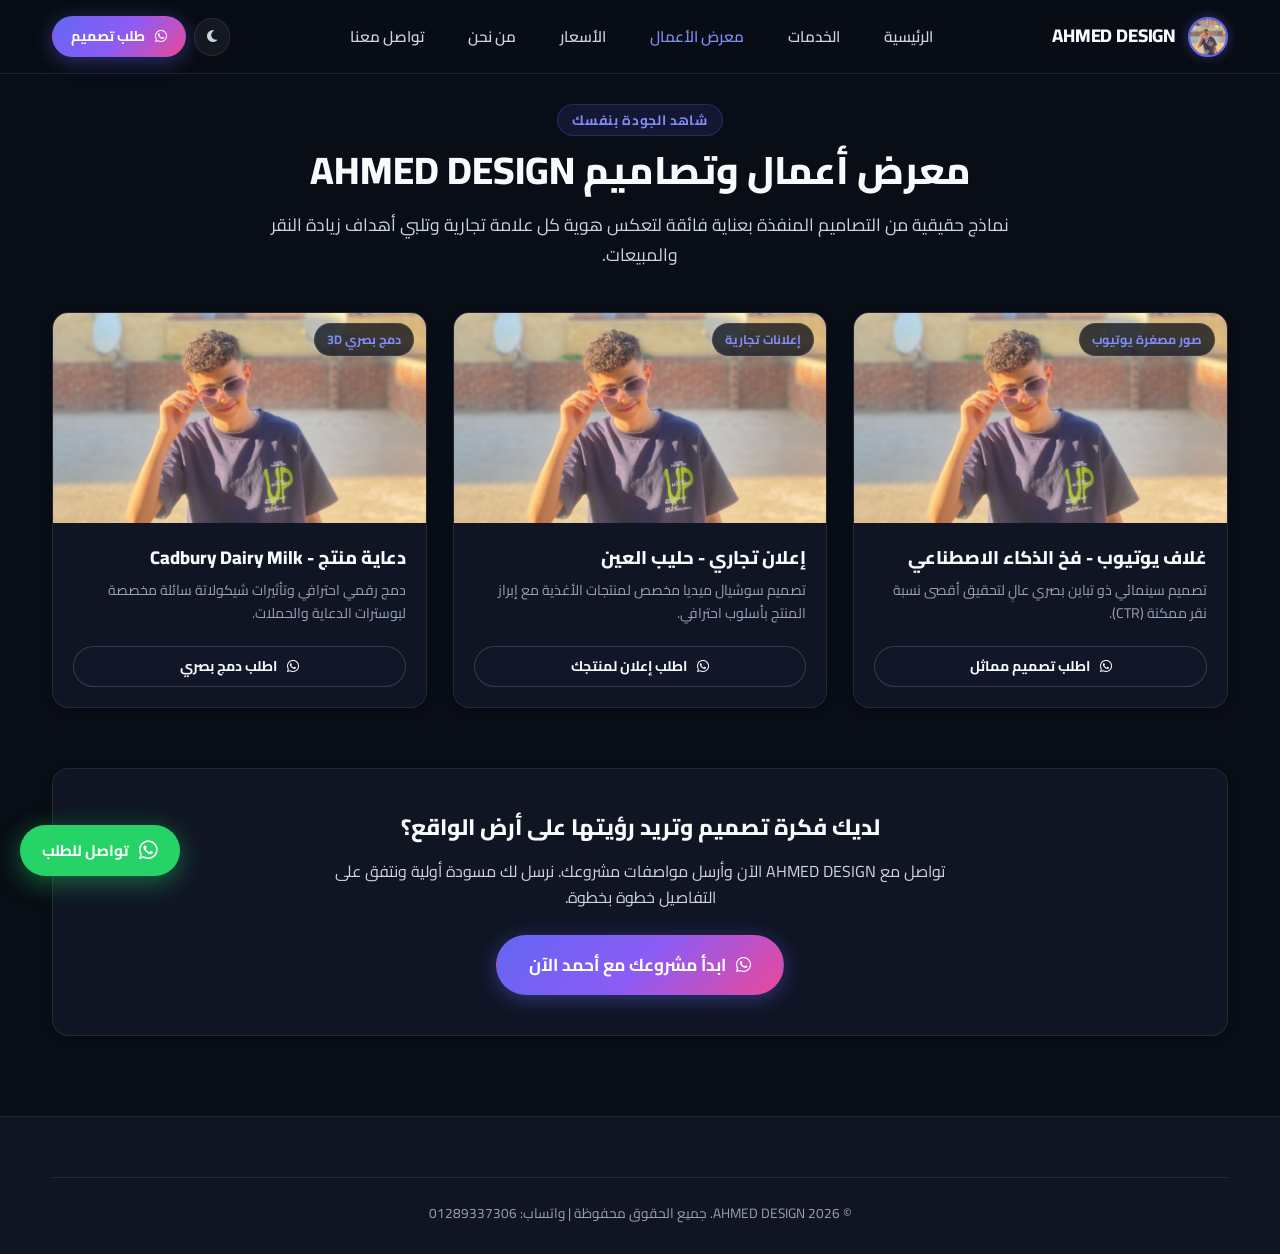
<file: portfolio.html>
<!DOCTYPE html>
<html lang="ar" dir="rtl" data-theme="dark">
<head>
  <meta charset="UTF-8">
  <meta name="viewport" content="width=device-width, initial-scale=1.0, maximum-scale=5.0">
  <meta name="theme-color" content="#090d16">

  <!-- Primary SEO -->
  <title>معرض أعمال AHMED DESIGN | نماذج تصاميم الجرافيك، الـ Thumbnail والشعارات</title>
  <meta name="description" content="تصفح معرض أعمال AHMED DESIGN - نماذج حقيقية لتصاميم صور مصغرة يوتيوب عالية المشاهدات CTR، شعارات لوجو مبتكرة، إعلانات تجارية وبوستات سوشيال ميديا.">
  <meta name="keywords" content="أعمال AHMED DESIGN, بورتفوليو مصمم جرافيك مصر, نماذج تصميم لوجو, نماذج صور مصغرة يوتيوب, graphic design portfolio egypt">
  <meta name="author" content="AHMED DESIGN">
  <meta name="robots" content="index, follow">
  <link rel="canonical" href="https://56756758.github.io/AHMED-GRAFIC546456/portfolio.html">

  <!-- Open Graph -->
  <meta property="og:type" content="website">
  <meta property="og:title" content="معرض أعمال AHMED DESIGN | تصاميم جرافيك احترافية">
  <meta property="og:description" content="نماذج تصاميم حقيقية تزيد المشاهدات وتلفت الانتباه. استعرض الأعمال واطلب تصميمك فوراً.">
  <meta property="og:image" content="https://56756758.github.io/AHMED-GRAFIC546456/profile.jpg">
  <meta property="og:url" content="https://56756758.github.io/AHMED-GRAFIC546456/portfolio.html">

  <!-- JSON-LD -->
  <script type="application/ld+json">
  {
    "@context": "https://schema.org",
    "@type": "CollectionPage",
    "name": "معرض أعمال AHMED DESIGN",
    "description": "مجموعة نماذج تصاميم الجرافيك المنفذة بواسطة المصمم أحمد",
    "url": "https://56756758.github.io/AHMED-GRAFIC546456/portfolio.html",
    "creator": {
      "@type": "Person",
      "name": "أحمد",
      "worksFor": {
        "@type": "Organization",
        "name": "AHMED DESIGN",
        "url": "https://56756758.github.io/AHMED-GRAFIC546456/"
      }
    }
  }
  </script>

  <!-- Fonts & Icons -->
  <link rel="preconnect" href="https://fonts.googleapis.com">
  <link rel="preconnect" href="https://fonts.gstatic.com" crossorigin>
  <link href="https://fonts.googleapis.com/css2?family=Cairo:wght@400;600;700;800;900&family=Plus+Jakarta+Sans:wght@400;600;700;800&display=swap" rel="stylesheet">
  <link rel="stylesheet" href="https://cdnjs.cloudflare.com/ajax/libs/font-awesome/6.4.0/css/all.min.css" crossorigin="anonymous">
  <link rel="icon" type="image/jpeg" href="profile.jpg">
  <link rel="stylesheet" href="style.css">
</head>
<body>

  <!-- Floating WhatsApp -->
  <a href="https://wa.me/201289337306?text=%D9%85%D8%B1%D8%AD%D8%A8%D8%A7%D9%8B%D8%8C%20%D8%A3%D8%B1%D9%8A%D8%AF%20%D8%B7%D9%84%D8%A8%20%D8%AA%D8%B5%D9%85%D9%8A%D9%85%20%D9%85%D8%B4%D8%A7%D8%A8%D9%87%20%D9%84%D8%A3%D8%B9%D9%85%D8%A7%D9%84%D9%83%20%D9%81%D9%8A%20AHMED%20DESIGN"
     class="whatsapp-float" target="_blank" rel="noopener noreferrer">
    <i class="fa-brands fa-whatsapp"></i>
    <span>تواصل للطلب</span>
  </a>

  <!-- Header -->
  <header class="header-nav" id="header-nav">
    <div class="container nav-container">
      <a href="index.html" class="logo" id="nav-logo">
        <img src="profile.jpg" alt="AHMED DESIGN Logo" class="logo-avatar" width="40" height="40">
        <span>AHMED DESIGN</span>
      </a>

      <button class="mobile-menu-btn" id="mobile-menu-btn" aria-label="القائمة">
        <span></span>
        <span></span>
        <span></span>
      </button>

      <ul class="nav-links" id="nav-links">
        <li><a href="index.html">الرئيسية</a></li>
        <li><a href="services.html">الخدمات</a></li>
        <li><a href="portfolio.html" class="active" aria-current="page">معرض الأعمال</a></li>
        <li><a href="pricing.html">الأسعار</a></li>
        <li><a href="about.html">من نحن</a></li>
        <li><a href="contact.html">تواصل معنا</a></li>
      </ul>

      <div class="nav-controls">
        <button class="theme-toggle-btn" id="theme-toggle-btn" title="تغيير المظهر">
          <i class="fa-solid fa-moon" id="theme-icon"></i>
        </button>
        <a href="https://wa.me/201289337306" class="btn btn-primary btn-sm" target="_blank" rel="noopener noreferrer">
          <i class="fa-brands fa-whatsapp"></i> طلب تصميم
        </a>
      </div>
    </div>
  </header>

  <!-- Portfolio Content -->
  <main style="padding-top: calc(var(--nav-height) + 30px); padding-bottom: 80px;">
    <div class="container">

      <div class="section-header reveal">
        <span class="section-subtitle">شاهد الجودة بنفسك</span>
        <h1 class="section-title">معرض أعمال وتصاميم AHMED DESIGN</h1>
        <p class="section-desc">
          نماذج حقيقية من التصاميم المنفذة بعناية فائقة لتعكس هوية كل علامة تجارية وتلبي أهداف زيادة النقر والمبيعات.
        </p>
      </div>

      <!-- Portfolio Grid -->
      <div class="portfolio-grid">

        <!-- Item 1 -->
        <article class="glass-card portfolio-card reveal">
          <div class="portfolio-img-wrap">
            <img src="profile.jpg" alt="تصميم غلاف يوتيوب فخ الذكاء - AHMED DESIGN" class="portfolio-img" loading="lazy">
            <div class="portfolio-overlay">
              <span class="portfolio-tag">صور مصغرة يوتيوب</span>
            </div>
          </div>
          <div class="portfolio-info">
            <h2 class="portfolio-title" style="font-size:1.15rem;">غلاف يوتيوب - فخ الذكاء الاصطناعي</h2>
            <p class="portfolio-type">تصميم سينمائي ذو تباين بصري عالٍ لتحقيق أقصى نسبة نقر ممكنة (CTR).</p>
            <div style="margin-top:14px;">
              <a href="https://wa.me/201289337306?text=%D9%85%D8%B1%D8%AD%D8%A8%D8%A7%D9%8B%D8%8C%20%D8%A3%D8%B9%D8%AC%D8%A8%D9%86%D9%8A%20%D8%AA%D8%B5%D9%85%D9%8A%D9%85%20%D8%BA%D9%84%D8%A7%D9%81%20%D9%8A%D9%88%D8%AA%D9%8A%D9%88%D8%A8%20%D9%81%D8%AE%20%D8%A7%D9%84%D8%B0%D9%83%D8%A7%D8%A1%D8%8C%20%D8%A3%D8%B1%D9%8A%D8%AF%20%D8%AA%D8%B5%D9%85%D9%8A%D9%85%D8%A7%D9%8B%20%D9%85%D9%85%D8%A7%D8%AB%D9%84%D8%A7%D9%8B"
                 class="btn btn-secondary btn-sm btn-block" target="_blank" rel="noopener noreferrer">
                <i class="fa-brands fa-whatsapp"></i> اطلب تصميم مماثل
              </a>
            </div>
          </div>
        </article>

        <!-- Item 2 -->
        <article class="glass-card portfolio-card reveal">
          <div class="portfolio-img-wrap">
            <img src="profile.jpg" alt="تصميم إعلان تجاري حليب العين - AHMED DESIGN" class="portfolio-img" loading="lazy">
            <div class="portfolio-overlay">
              <span class="portfolio-tag">إعلانات تجارية</span>
            </div>
          </div>
          <div class="portfolio-info">
            <h2 class="portfolio-title" style="font-size:1.15rem;">إعلان تجاري - حليب العين</h2>
            <p class="portfolio-type">تصميم سوشيال ميديا مخصص لمنتجات الأغذية مع إبراز المنتج بأسلوب احترافي.</p>
            <div style="margin-top:14px;">
              <a href="https://wa.me/201289337306?text=%D9%85%D8%B1%D8%AD%D8%A8%D8%A7%D9%8B%D8%8C%20%D8%A3%D8%B9%D8%AC%D8%A8%D9%86%D9%8A%20%D8%AA%D8%B5%D9%85%D9%8A%D9%85%20%D8%A5%D8%B9%D9%84%D8%A7%D9%86%20%D8%AD%D9%84%D9%8A%D8%A8%20%D8%A7%D9%84%D8%B9%D9%8A%D9%86%D8%8C%20%D8%A3%D8%B1%D9%8A%D8%AF%20%D8%AA%D8%B5%D9%85%D9%8A%D9%85%20%D8%A5%D8%B9%D9%84%D8%A7%D9%86%20%D9%84%D9%85%D9%86%D8%AA%D8%AC%D9%8A"
                 class="btn btn-secondary btn-sm btn-block" target="_blank" rel="noopener noreferrer">
                <i class="fa-brands fa-whatsapp"></i> اطلب إعلان لمنتجك
              </a>
            </div>
          </div>
        </article>

        <!-- Item 3 -->
        <article class="glass-card portfolio-card reveal">
          <div class="portfolio-img-wrap">
            <img src="profile.jpg" alt="دعاية منتج شوكولاتة Cadbury - AHMED DESIGN" class="portfolio-img" loading="lazy">
            <div class="portfolio-overlay">
              <span class="portfolio-tag">دمج بصري 3D</span>
            </div>
          </div>
          <div class="portfolio-info">
            <h2 class="portfolio-title" style="font-size:1.15rem;">دعاية منتج - Cadbury Dairy Milk</h2>
            <p class="portfolio-type">دمج رقمي احترافي وتأثيرات شيكولاتة سائلة مخصصة لبوسترات الدعاية والحملات.</p>
            <div style="margin-top:14px;">
              <a href="https://wa.me/201289337306?text=%D9%85%D8%B1%D8%AD%D8%A8%D8%A7%D9%8B%D8%8C%20%D8%A3%D8%B1%D9%8A%D8%AF%20%D8%AA%D8%B5%D9%85%D9%8A%D9%85%20%D8%AF%D8%B9%D8%A7%D8%A6%D9%8A%20%D8%A8%D8%AF%D9%85%D8%AC%20%D8%A8%D8%B5%D8%B1%D9%8A%20%D9%85%D8%AA%D9%82%D8%AF%D9%85%20%D9%85%D9%86%20AHMED%20DESIGN"
                 class="btn btn-secondary btn-sm btn-block" target="_blank" rel="noopener noreferrer">
                <i class="fa-brands fa-whatsapp"></i> اطلب دمج بصري
              </a>
            </div>
          </div>
        </article>

      </div>

      <!-- Action Box -->
      <div class="glass-card reveal" style="padding:40px 24px; text-align:center; margin-top:60px;">
        <h3 style="font-size:1.4rem; font-weight:800; margin-bottom:12px;">لديك فكرة تصميم وتريد رؤيتها على أرض الواقع؟</h3>
        <p style="color:var(--text-secondary); max-width:620px; margin:0 auto 24px;">
          تواصل مع AHMED DESIGN الآن وأرسل مواصفات مشروعك. نرسل لك مسودة أولية ونتفق على التفاصيل خطوة بخطوة.
        </p>
        <a href="https://wa.me/201289337306" class="btn btn-primary btn-lg" target="_blank" rel="noopener noreferrer">
          <i class="fa-brands fa-whatsapp"></i> ابدأ مشروعك مع أحمد الآن
        </a>
      </div>

    </div>
  </main>

  <!-- Footer -->
  <footer class="footer">
    <div class="container">
      <div class="footer-bottom">
        <p>© 2026 AHMED DESIGN. جميع الحقوق محفوظة | واتساب: 01289337306</p>
      </div>
    </div>
  </footer>

  <script src="app.js" defer></script>
</body>
</html>
</file>
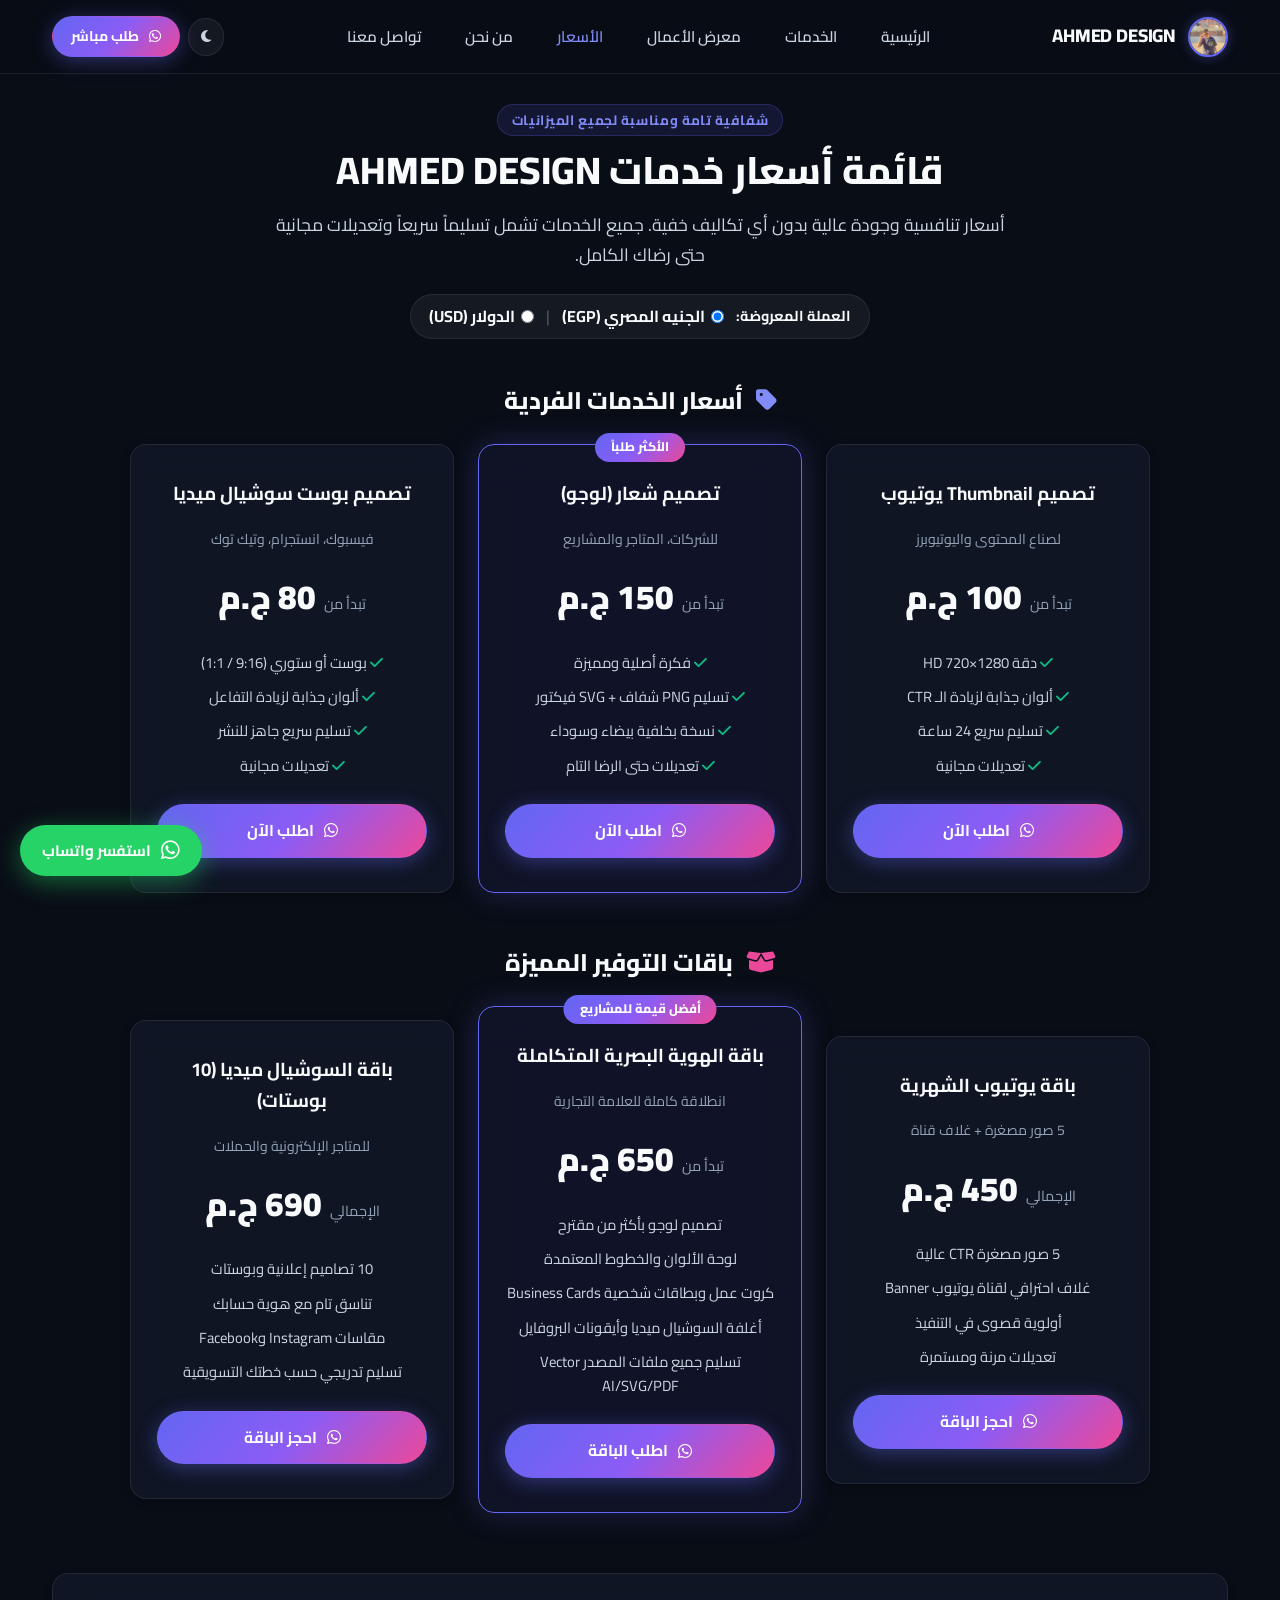
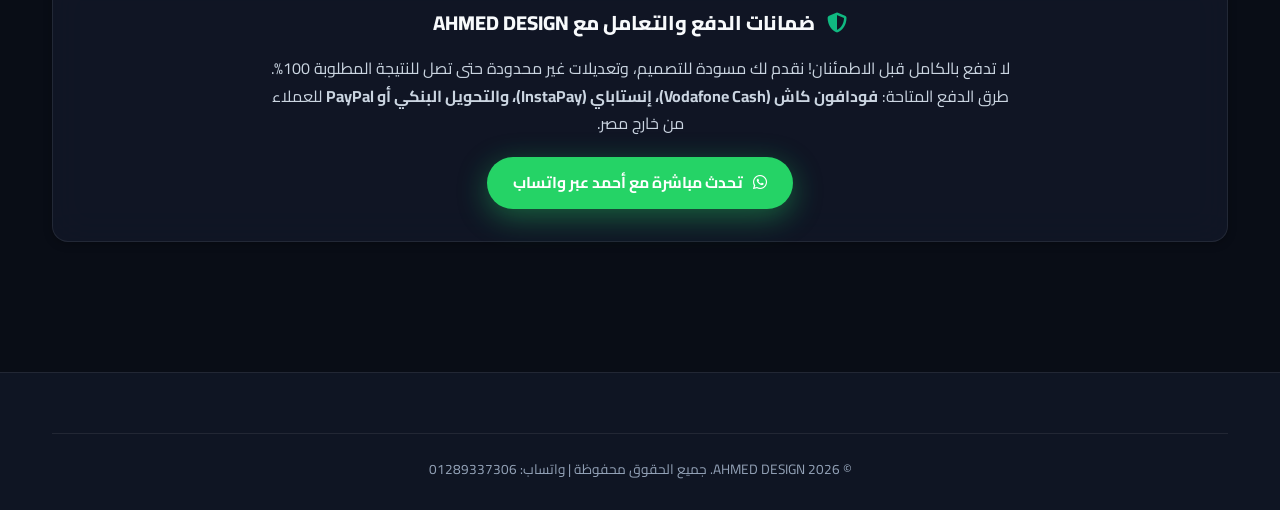
<file: pricing.html>
<!DOCTYPE html>
<html lang="ar" dir="rtl" data-theme="dark">
<head>
  <meta charset="UTF-8">
  <meta name="viewport" content="width=device-width, initial-scale=1.0, maximum-scale=5.0">
  <meta name="theme-color" content="#090d16">

  <!-- Primary SEO -->
  <title>أسعار خدمات التصميم الجرافيكي | AHMED DESIGN - باقات شفافة بالجنيه والدولار</title>
  <meta name="description" content="قائمة أسعار خدمات AHMED DESIGN الرسمية بالجنيه المصري والدولار. أسعار تصميم صور مصغرة يوتيوب Thumbnail، تصميم شعارات لوجو، هويات بصرية، وتصاميم سوشيال ميديا.">
  <meta name="keywords" content="أسعار تصميم الجرافيك في مصر, سعر تصميم لوجو, سعر تصميم Thumbnail, تكلفة تصميم هوية بصرية, أسعار AHMED DESIGN, graphic design pricing egypt">
  <meta name="author" content="AHMED DESIGN">
  <meta name="robots" content="index, follow">
  <link rel="canonical" href="https://56756758.github.io/AHMED-GRAFIC546456/pricing.html">

  <!-- Open Graph -->
  <meta property="og:type" content="website">
  <meta property="og:title" content="أسعار خدمات التصميم الجرافيكي | AHMED DESIGN">
  <meta property="og:description" content="باقات وأسعار واضحة ومناسبة لجميع الميزانيات. أسعار تبدأ من 80 ج.م فقط مع ضمان رضا 100% وتعديلات مجانية.">
  <meta property="og:image" content="https://56756758.github.io/AHMED-GRAFIC546456/profile.jpg">
  <meta property="og:url" content="https://56756758.github.io/AHMED-GRAFIC546456/pricing.html">

  <!-- Twitter Card -->
  <meta name="twitter:card" content="summary_large_image">
  <meta name="twitter:title" content="أسعار خدمات التصميم الجرافيكي | AHMED DESIGN">
  <meta name="twitter:description" content="أسعار شفافة لتصميم اللوجو والـ Thumbnail والسوشيال ميديا بالجنيه المصري والدولار.">
  <meta name="twitter:image" content="https://56756758.github.io/AHMED-GRAFIC546456/profile.jpg">

  <!-- JSON-LD Structured Data -->
  <script type="application/ld+json">
  {
    "@context": "https://schema.org",
    "@graph": [
      {
        "@type": "WebPage",
        "@id": "https://56756758.github.io/AHMED-GRAFIC546456/pricing.html#webpage",
        "url": "https://56756758.github.io/AHMED-GRAFIC546456/pricing.html",
        "name": "قائمة أسعار وباقات التصميم الجرافيكي | AHMED DESIGN",
        "description": "أسعار واضحة وباقات تنافسية لتصميم الجرافيك في مصر والعالم العربي من AHMED DESIGN.",
        "isPartOf": {
          "@type": "WebSite",
          "@id": "https://56756758.github.io/AHMED-GRAFIC546456/#website"
        },
        "breadcrumb": {
          "@type": "BreadcrumbList",
          "itemListElement": [
            {
              "@type": "ListItem",
              "position": 1,
              "name": "الرئيسية",
              "item": "https://56756758.github.io/AHMED-GRAFIC546456/"
            },
            {
              "@type": "ListItem",
              "position": 2,
              "name": "الأسعار",
              "item": "https://56756758.github.io/AHMED-GRAFIC546456/pricing.html"
            }
          ]
        }
      },
      {
        "@type": "PriceSpecification",
        "priceCurrency": "EGP",
        "minPrice": "80",
        "description": "أسعار خدمات التصميم الفردية تبدأ من 80 ج.م حتى باقات الهوية المتكاملة"
      }
    ]
  }
  </script>

  <!-- Fonts & Icons -->
  <link rel="preconnect" href="https://fonts.googleapis.com">
  <link rel="preconnect" href="https://fonts.gstatic.com" crossorigin>
  <link href="https://fonts.googleapis.com/css2?family=Cairo:wght@400;600;700;800;900&family=Plus+Jakarta+Sans:wght@400;600;700;800&display=swap" rel="stylesheet">
  <link rel="stylesheet" href="https://cdnjs.cloudflare.com/ajax/libs/font-awesome/6.4.0/css/all.min.css" crossorigin="anonymous">
  <link rel="icon" type="image/jpeg" href="profile.jpg">
  <link rel="stylesheet" href="style.css">
</head>
<body>

  <!-- Floating WhatsApp Button -->
  <a href="https://wa.me/201289337306?text=%D9%85%D8%B1%D8%AD%D8%A8%D8%A7%D9%8B%D8%8C%20%D8%A3%D8%B1%D9%8A%D8%AF%20%D8%A7%D9%84%D8%A7%D8%B3%D8%AA%D9%81%D8%B3%D8%A7%D8%B1%20%D8%B9%D9%86%20%D8%A7%D9%84%D8%A3%D8%B3%D8%B9%D8%A7%D8%B1%20%D9%85%D9%86%20AHMED%20DESIGN"
     class="whatsapp-float"
     target="_blank"
     rel="noopener noreferrer"
     aria-label="تواصل عبر واتساب للاستفسار عن الأسعار">
    <i class="fa-brands fa-whatsapp"></i>
    <span>استفسر واتساب</span>
  </a>

  <!-- Header Navigation -->
  <header class="header-nav" id="header-nav">
    <div class="container nav-container">
      <a href="index.html" class="logo" id="nav-logo">
        <img src="profile.jpg" alt="AHMED DESIGN Logo" class="logo-avatar" width="40" height="40">
        <span>AHMED DESIGN</span>
      </a>

      <button class="mobile-menu-btn" id="mobile-menu-btn" aria-label="القائمة">
        <span></span>
        <span></span>
        <span></span>
      </button>

      <ul class="nav-links" id="nav-links">
        <li><a href="index.html">الرئيسية</a></li>
        <li><a href="services.html">الخدمات</a></li>
        <li><a href="portfolio.html">معرض الأعمال</a></li>
        <li><a href="pricing.html" class="active" aria-current="page">الأسعار</a></li>
        <li><a href="about.html">من نحن</a></li>
        <li><a href="contact.html">تواصل معنا</a></li>
      </ul>

      <div class="nav-controls">
        <button class="theme-toggle-btn" id="theme-toggle-btn" title="تغيير المظهر">
          <i class="fa-solid fa-moon" id="theme-icon"></i>
        </button>
        <a href="https://wa.me/201289337306" class="btn btn-primary btn-sm" target="_blank" rel="noopener noreferrer">
          <i class="fa-brands fa-whatsapp"></i> طلب مباشر
        </a>
      </div>
    </div>
  </header>

  <!-- Page Main Content -->
  <main style="padding-top: calc(var(--nav-height) + 30px); padding-bottom: 80px;">
    <div class="container">
      
      <!-- Section Header -->
      <div class="section-header reveal">
        <span class="section-subtitle">شفافية تامة ومناسبة لجميع الميزانيات</span>
        <h1 class="section-title">قائمة أسعار خدمات AHMED DESIGN</h1>
        <p class="section-desc">
          أسعار تنافسية وجودة عالية بدون أي تكاليف خفية. جميع الخدمات تشمل تسليماً سريعاً وتعديلات مجانية حتى رضاك الكامل.
        </p>

        <!-- Currency Switcher Toggle -->
        <div style="display:inline-flex; align-items:center; gap:12px; background:rgba(255,255,255,0.05); border:1px solid var(--border-glass); padding:8px 18px; border-radius:var(--radius-full); margin-top:24px;">
          <span style="font-weight:700; font-size:0.9rem;">العملة المعروضة:</span>
          <label style="display:inline-flex; align-items:center; gap:6px; cursor:pointer; font-weight:700;">
            <input type="radio" name="currency" value="egp" checked style="cursor:pointer;">
            <span>الجنيه المصري (EGP)</span>
          </label>
          <span style="opacity:0.3;">|</span>
          <label style="display:inline-flex; align-items:center; gap:6px; cursor:pointer; font-weight:700;">
            <input type="radio" name="currency" value="usd" style="cursor:pointer;">
            <span>الدولار (USD)</span>
          </label>
        </div>
      </div>

      <!-- Individual Services Pricing Grid -->
      <div style="margin-bottom: 50px;">
        <h2 style="font-size:1.5rem; font-weight:800; margin-bottom:24px; text-align:center;">
          <i class="fa-solid fa-tag" style="color:var(--color-primary-light); margin-left:8px;"></i>
          أسعار الخدمات الفردية
        </h2>

        <div class="pricing-preview-grid">

          <!-- Thumbnail Card -->
          <div class="glass-card pricing-preview-card reveal">
            <h3>تصميم Thumbnail يوتيوب</h3>
            <p style="font-size:0.88rem; color:var(--text-muted);">لصناع المحتوى واليوتيوبرز</p>
            <div class="price-range">
              <span class="price-from">تبدأ من</span>
              <span class="price-value" data-egp="100" data-usd="10">100 ج.م</span>
            </div>
            <ul class="price-features">
              <li><i class="fa-solid fa-check" style="color:var(--color-success)"></i> دقة 1280×720 HD</li>
              <li><i class="fa-solid fa-check" style="color:var(--color-success)"></i> ألوان جذابة لزيادة الـ CTR</li>
              <li><i class="fa-solid fa-check" style="color:var(--color-success)"></i> تسليم سريع 24 ساعة</li>
              <li><i class="fa-solid fa-check" style="color:var(--color-success)"></i> تعديلات مجانية</li>
            </ul>
            <a href="https://wa.me/201289337306?text=%D9%85%D8%B1%D8%AD%D8%A8%D8%A7%D9%8B%D8%8C%20%D8%A3%D8%B1%D9%8A%D8%AF%20%D8%B7%D9%84%D8%A8%20%D8%AA%D8%B5%D9%85%D9%8A%D9%85%20Thumbnail%20%D9%85%D9%86%20AHMED%20DESIGN"
               class="btn btn-primary btn-block" target="_blank" rel="noopener noreferrer">
              <i class="fa-brands fa-whatsapp"></i> اطلب الآن
            </a>
          </div>

          <!-- Logo Card (Featured) -->
          <div class="glass-card pricing-preview-card featured reveal">
            <div class="featured-badge">الأكثر طلباً</div>
            <h3>تصميم شعار (لوجو)</h3>
            <p style="font-size:0.88rem; color:var(--text-muted);">للشركات، المتاجر والمشاريع</p>
            <div class="price-range">
              <span class="price-from">تبدأ من</span>
              <span class="price-value" data-egp="150" data-usd="15">150 ج.م</span>
            </div>
            <ul class="price-features">
              <li><i class="fa-solid fa-check" style="color:var(--color-success)"></i> فكرة أصلية ومميزة</li>
              <li><i class="fa-solid fa-check" style="color:var(--color-success)"></i> تسليم PNG شفاف + SVG فيكتور</li>
              <li><i class="fa-solid fa-check" style="color:var(--color-success)"></i> نسخة بخلفية بيضاء وسوداء</li>
              <li><i class="fa-solid fa-check" style="color:var(--color-success)"></i> تعديلات حتى الرضا التام</li>
            </ul>
            <a href="https://wa.me/201289337306?text=%D9%85%D8%B1%D8%AD%D8%A8%D8%A7%D9%8B%D8%8C%20%D8%A3%D8%B1%D9%8A%D8%AF%20%D8%B7%D9%84%D8%A8%20%D8%AA%D8%B5%D9%85%D9%8A%D9%85%20%D9%84%D9%88%D8%AC%D9%88%20%D9%85%D9%86%20AHMED%20DESIGN"
               class="btn btn-primary btn-block" target="_blank" rel="noopener noreferrer">
              <i class="fa-brands fa-whatsapp"></i> اطلب الآن
            </a>
          </div>

          <!-- Social Media Card -->
          <div class="glass-card pricing-preview-card reveal">
            <h3>تصميم بوست سوشيال ميديا</h3>
            <p style="font-size:0.88rem; color:var(--text-muted);">فيسبوك، انستجرام، وتيك توك</p>
            <div class="price-range">
              <span class="price-from">تبدأ من</span>
              <span class="price-value" data-egp="80" data-usd="8">80 ج.م</span>
            </div>
            <ul class="price-features">
              <li><i class="fa-solid fa-check" style="color:var(--color-success)"></i> بوست أو ستوري (9:16 / 1:1)</li>
              <li><i class="fa-solid fa-check" style="color:var(--color-success)"></i> ألوان جذابة لزيادة التفاعل</li>
              <li><i class="fa-solid fa-check" style="color:var(--color-success)"></i> تسليم سريع جاهز للنشر</li>
              <li><i class="fa-solid fa-check" style="color:var(--color-success)"></i> تعديلات مجانية</li>
            </ul>
            <a href="https://wa.me/201289337306?text=%D9%85%D8%B1%D8%AD%D8%A8%D8%A7%D9%8B%D8%8C%20%D8%A3%D8%B1%D9%8A%D8%AF%20%D8%B7%D9%84%D8%A8%20%D8%AA%D8%B5%D9%85%D9%8A%D9%85%20%D8%B3%D9%88%D8%B4%D9%8A%D8%A7%D9%84%20%D9%85%D9%8A%D8%AF%D9%8A%D8%A7%20%D9%85%D9%86%20AHMED%20DESIGN"
               class="btn btn-primary btn-block" target="_blank" rel="noopener noreferrer">
              <i class="fa-brands fa-whatsapp"></i> اطلب الآن
            </a>
          </div>

        </div>
      </div>

      <!-- Packages Section -->
      <div style="margin-bottom: 60px;">
        <h2 style="font-size:1.5rem; font-weight:800; margin-bottom:24px; text-align:center;">
          <i class="fa-solid fa-box-open" style="color:var(--color-secondary); margin-left:8px;"></i>
          باقات التوفير المميزة
        </h2>

        <div class="pricing-preview-grid">

          <!-- Package 1: YouTube Bundle -->
          <div class="glass-card pricing-preview-card reveal">
            <h3>باقة يوتيوب الشهرية</h3>
            <p style="font-size:0.88rem; color:var(--text-muted);">5 صور مصغرة + غلاف قناة</p>
            <div class="price-range">
              <span class="price-from">الإجمالي</span>
              <span class="price-value" data-egp="450" data-usd="45">450 ج.م</span>
            </div>
            <ul class="price-features">
              <li>5 صور مصغرة CTR عالية</li>
              <li>غلاف احترافي لقناة يوتيوب Banner</li>
              <li>أولوية قصوى في التنفيذ</li>
              <li>تعديلات مرنة ومستمرة</li>
            </ul>
            <a href="https://wa.me/201289337306?text=%D9%85%D8%B1%D8%AD%D8%A8%D8%A7%D9%8B%D8%8C%20%D8%A3%D8%B1%D9%8A%D8%AF%20%D8%AD%D8%AC%D8%B2%20%D8%A8%D8%A7%D9%82%D8%A9%20%D9%8A%D9%88%D8%AA%D9%8A%D9%88%D8%A8%20%D8%A7%D9%84%D8%B4%D9%87%D8%B1%D9%8A%D8%A9%20%D9%85%D9%86%20AHMED%20DESIGN"
               class="btn btn-primary btn-block" target="_blank" rel="noopener noreferrer">
              <i class="fa-brands fa-whatsapp"></i> احجز الباقة
            </a>
          </div>

          <!-- Package 2: Full Brand Identity -->
          <div class="glass-card pricing-preview-card featured reveal">
            <div class="featured-badge">أفضل قيمة للمشاريع</div>
            <h3>باقة الهوية البصرية المتكاملة</h3>
            <p style="font-size:0.88rem; color:var(--text-muted);">انطلاقة كاملة للعلامة التجارية</p>
            <div class="price-range">
              <span class="price-from">تبدأ من</span>
              <span class="price-value" data-egp="650" data-usd="65">650 ج.م</span>
            </div>
            <ul class="price-features">
              <li>تصميم لوجو بأكثر من مقترح</li>
              <li>لوحة الألوان والخطوط المعتمدة</li>
              <li>كروت عمل وبطاقات شخصية Business Cards</li>
              <li>أغلفة السوشيال ميديا وأيقونات البروفايل</li>
              <li>تسليم جميع ملفات المصدر Vector AI/SVG/PDF</li>
            </ul>
            <a href="https://wa.me/201289337306?text=%D9%85%D8%B1%D8%AD%D8%A8%D8%A7%D9%8B%D8%8C%20%D8%A3%D8%B1%D9%8A%D8%AF%20%D8%B7%D9%84%D8%A8%20%D8%A8%D8%A7%D9%82%D8%A9%20%D8%A7%D9%84%D9%87%D9%88%D9%8A%D8%A9%20%D8%A7%D9%84%D8%A8%D8%B5%D8%B1%D9%8A%D8%A9%20%D9%85%D9%86%20AHMED%20DESIGN"
               class="btn btn-primary btn-block" target="_blank" rel="noopener noreferrer">
              <i class="fa-brands fa-whatsapp"></i> اطلب الباقة
            </a>
          </div>

          <!-- Package 3: Social Media Pack -->
          <div class="glass-card pricing-preview-card reveal">
            <h3>باقة السوشيال ميديا (10 بوستات)</h3>
            <p style="font-size:0.88rem; color:var(--text-muted);">للمتاجر الإلكترونية والحملات</p>
            <div class="price-range">
              <span class="price-from">الإجمالي</span>
              <span class="price-value" data-egp="690" data-usd="70">690 ج.م</span>
            </div>
            <ul class="price-features">
              <li>10 تصاميم إعلانية وبوستات</li>
              <li>تناسق تام مع هوية حسابك</li>
              <li>مقاسات Instagram وFacebook</li>
              <li>تسليم تدريجي حسب خطتك التسويقية</li>
            </ul>
            <a href="https://wa.me/201289337306?text=%D9%85%D8%B1%D8%AD%D8%A8%D8%A7%D9%8B%D8%8C%20%D8%A3%D8%B1%D9%8A%D8%AF%20%D8%B7%D9%84%D8%A8%20%D8%A8%D8%A7%D9%82%D8%A9%2010%20%D8%A8%D9%88%D8%B3%D8%AA%D8%A7%D8%AA%20%D8%B3%D9%88%D8%B4%D9%8A%D8%A7%D9%84%20%D9%85%D9%86%20AHMED%20DESIGN"
               class="btn btn-primary btn-block" target="_blank" rel="noopener noreferrer">
              <i class="fa-brands fa-whatsapp"></i> احجز الباقة
            </a>
          </div>

        </div>
      </div>

      <!-- Guarantees Bar -->
      <div class="glass-card reveal" style="padding:32px; text-align:center; margin-bottom:50px;">
        <h3 style="font-size:1.25rem; font-weight:800; margin-bottom:16px;">
          <i class="fa-solid fa-shield-halved" style="color:var(--color-success); margin-left:8px;"></i>
          ضمانات الدفع والتعامل مع AHMED DESIGN
        </h3>
        <p style="color:var(--text-secondary); max-width:750px; margin:0 auto 20px; line-height:1.7;">
          لا تدفع بالكامل قبل الاطمئنان! نقدم لك مسودة للتصميم، وتعديلات غير محدودة حتى تصل للنتيجة المطلوبة 100%. طرق الدفع المتاحة: <strong>فودافون كاش (Vodafone Cash)، إنستاباي (InstaPay)، والتحويل البنكي أو PayPal</strong> للعملاء من خارج مصر.
        </p>
        <a href="https://wa.me/201289337306" class="btn btn-whatsapp" target="_blank" rel="noopener noreferrer">
          <i class="fa-brands fa-whatsapp"></i> تحدث مباشرة مع أحمد عبر واتساب
        </a>
      </div>

    </div>
  </main>

  <!-- Footer -->
  <footer class="footer">
    <div class="container">
      <div class="footer-bottom">
        <p>© 2026 AHMED DESIGN. جميع الحقوق محفوظة | واتساب: 01289337306</p>
      </div>
    </div>
  </footer>

  <script src="app.js" defer></script>
</body>
</html>
</file>
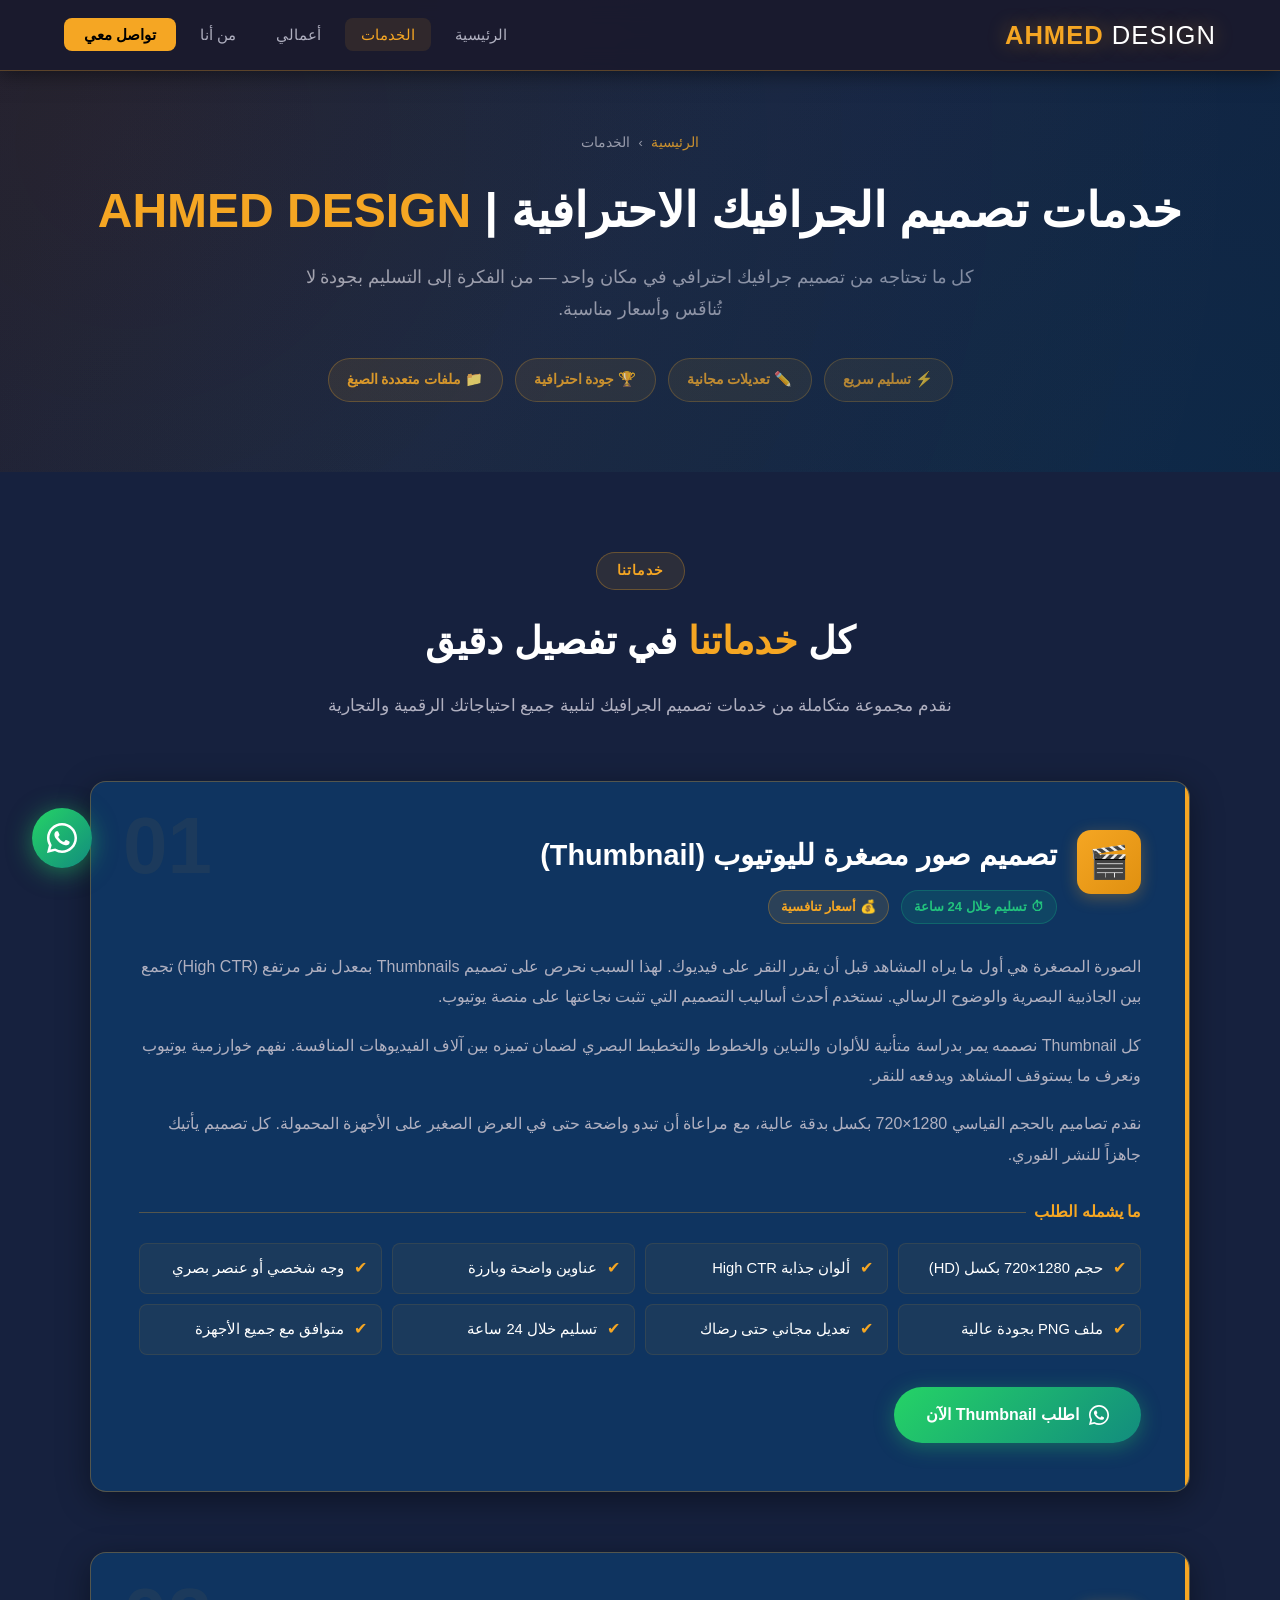
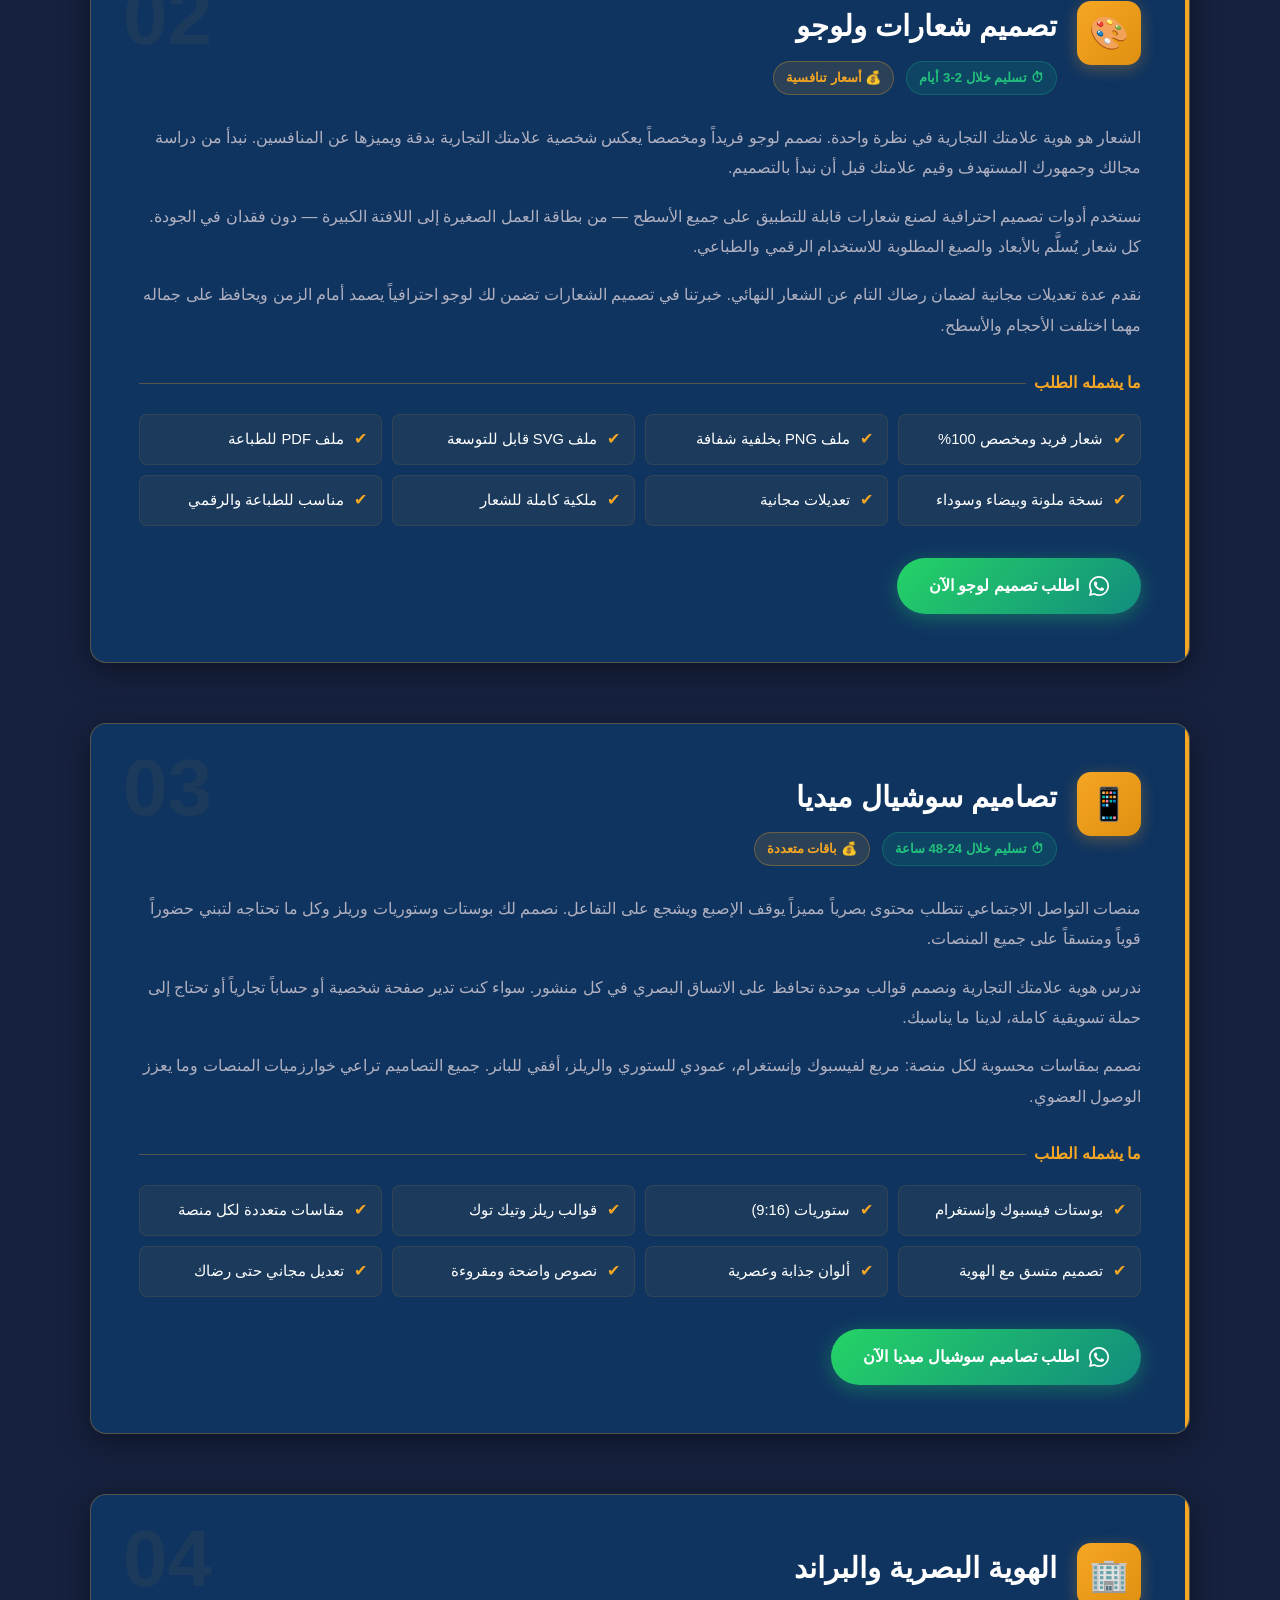
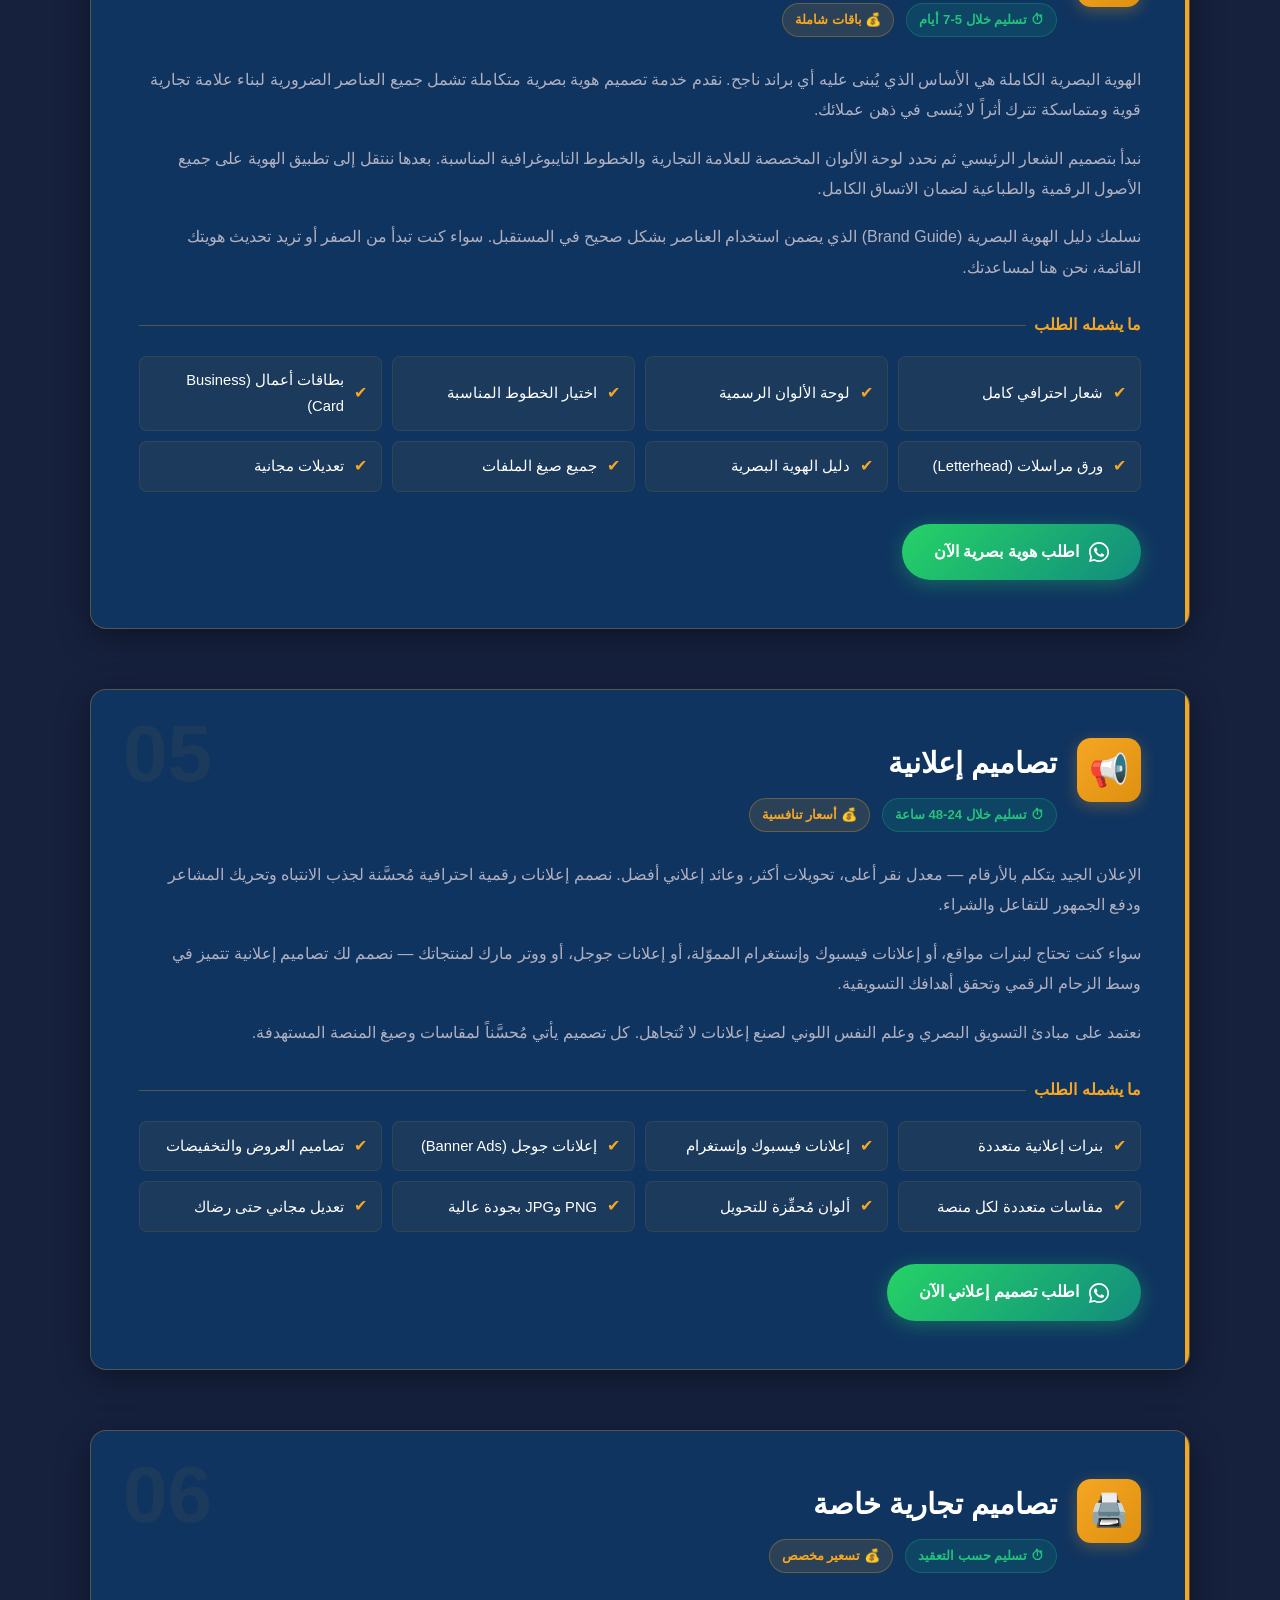
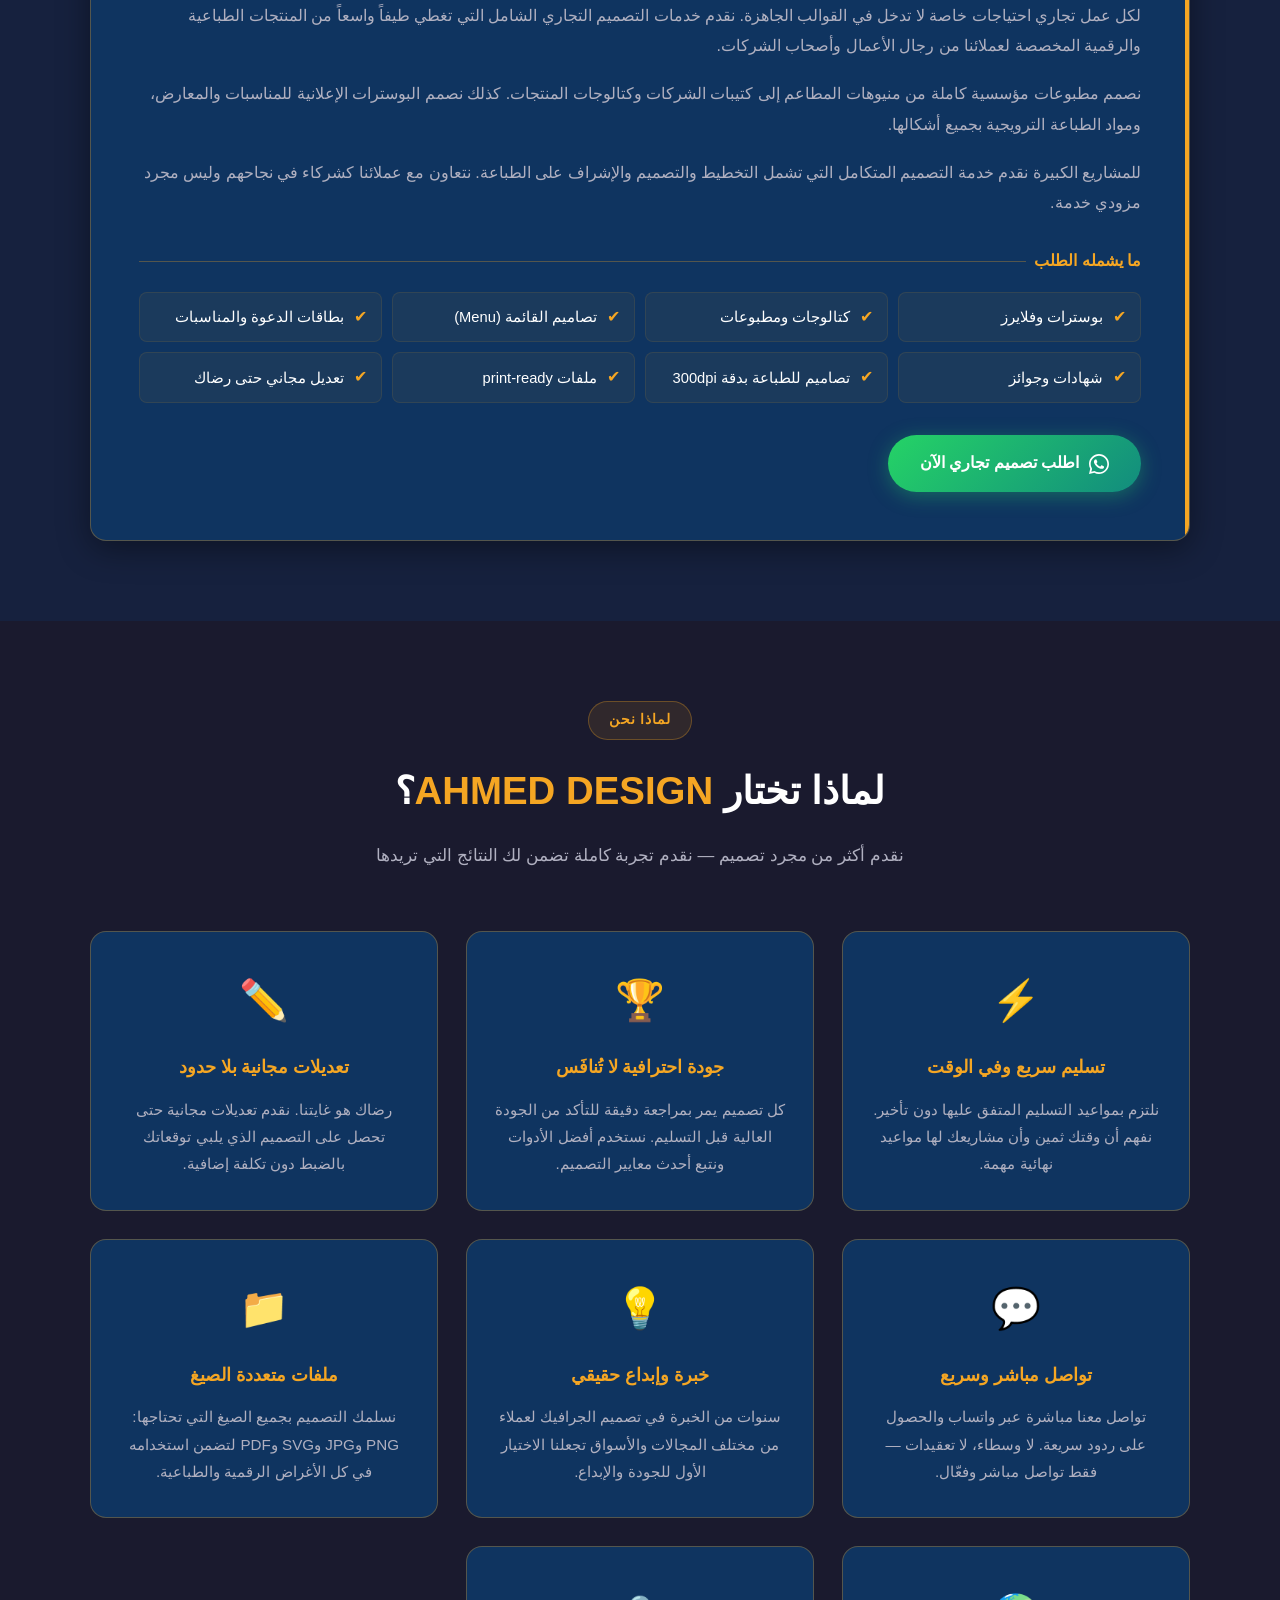
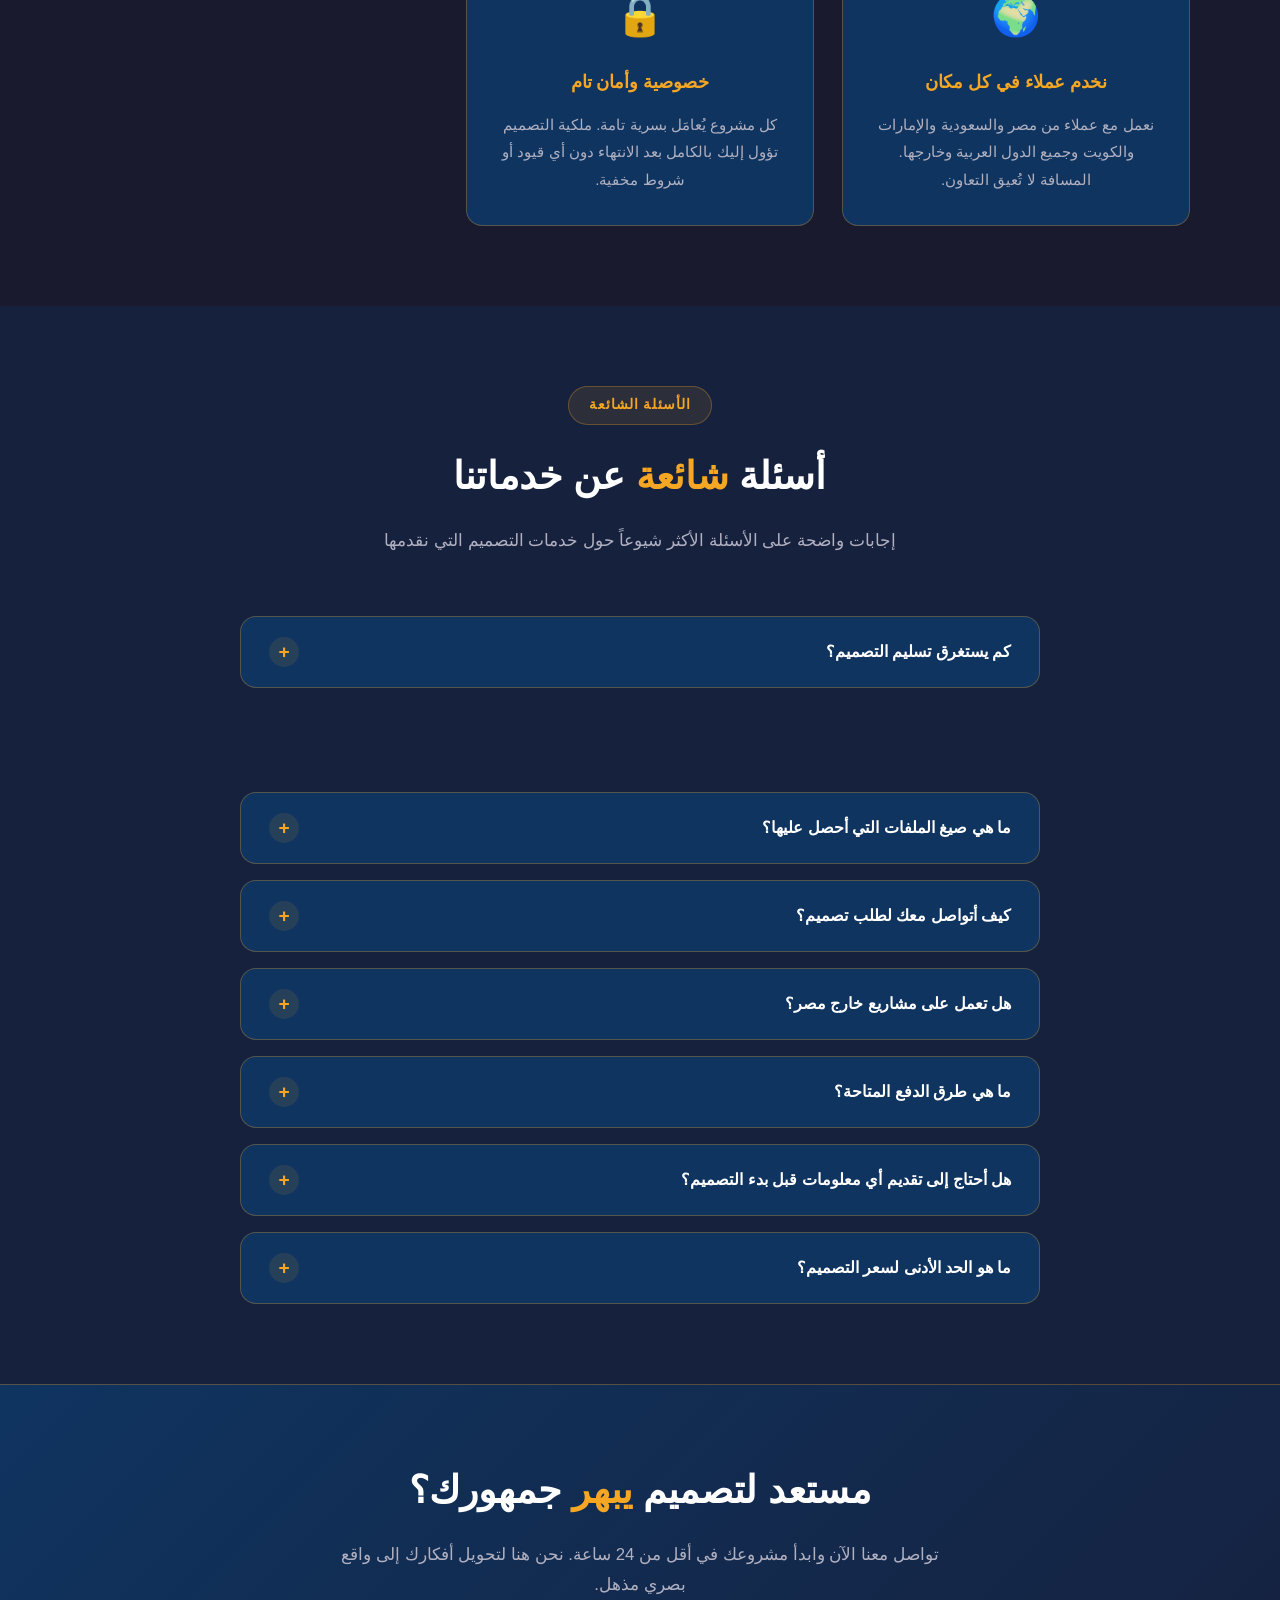
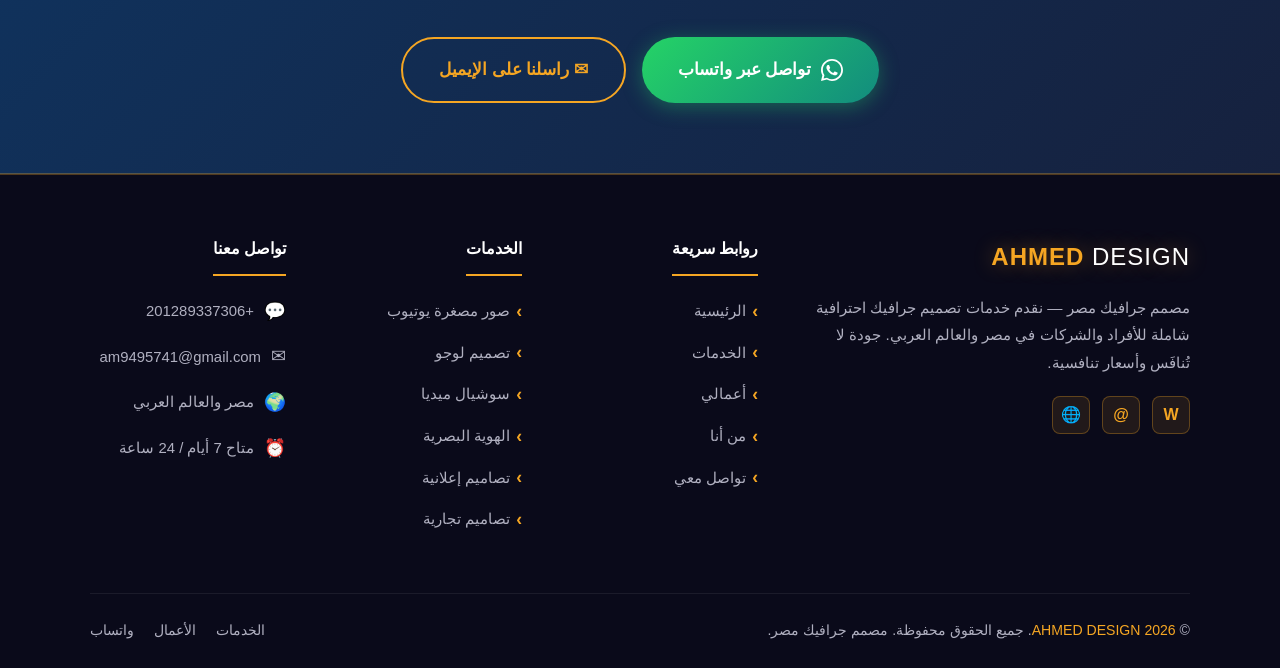
<file: services.html>
<!DOCTYPE html>
<html lang="ar" dir="rtl">
<head>
  <meta charset="UTF-8" />
  <meta name="viewport" content="width=device-width, initial-scale=1.0" />
  <title>AHMED DESIGN - خدمات تصميم الجرافيك | مصمم جرافيك مصر</title>
  <meta name="description" content="خدمات تصميم جرافيك احترافية في مصر: صور مصغرة يوتيوب، شعارات ولوجو، سوشيال ميديا، هوية بصرية، إعلانات، تصاميم تجارية. مصمم جرافيك مصر - AHMED DESIGN." />
  <meta name="keywords" content="خدمات تصميم جرافيك, مصمم جرافيك مصر, تصميم شعار, تصميم لوجو, thumbnail يوتيوب, هوية بصرية, سوشيال ميديا, تصميم إعلانات, AHMED DESIGN" />
  <meta name="author" content="AHMED DESIGN" />
  <meta name="robots" content="index, follow" />
  <link rel="canonical" href="https://56756758.github.io/AHMED-GRAFIC546456/services.html" />

  <!-- Open Graph -->
  <meta property="og:type" content="website" />
  <meta property="og:title" content="خدمات تصميم الجرافيك الاحترافية | AHMED DESIGN" />
  <meta property="og:description" content="احصل على تصاميم جرافيك احترافية في مصر: يوتيوب ثامبنيل، لوجو، سوشيال ميديا، هوية بصرية، إعلانات تجارية. تواصل معنا الآن!" />
  <meta property="og:url" content="https://56756758.github.io/AHMED-GRAFIC546456/services.html" />
  <meta property="og:site_name" content="AHMED DESIGN" />
  <meta property="og:locale" content="ar_EG" />

  <!-- Twitter Card -->
  <meta name="twitter:card" content="summary_large_image" />
  <meta name="twitter:title" content="خدمات تصميم الجرافيك الاحترافية | AHMED DESIGN" />
  <meta name="twitter:description" content="مصمم جرافيك مصر - خدمات شاملة: يوتيوب ثامبنيل، شعارات، سوشيال ميديا، هوية بصرية وأكثر." />

  <!-- JSON-LD: Organization -->
  <script type="application/ld+json">
  {
    "@context": "https://schema.org",
    "@type": "Organization",
    "@id": "https://56756758.github.io/AHMED-GRAFIC546456/#organization",
    "name": "AHMED DESIGN",
    "url": "https://56756758.github.io/AHMED-GRAFIC546456/",
    "contactPoint": {
      "@type": "ContactPoint",
      "contactType": "customer service",
      "availableLanguage": ["Arabic", "English"],
      "url": "https://wa.me/201289337306"
    },
    "areaServed": "EG",
    "email": "am9495741@gmail.com"
  }
  </script>

  <!-- JSON-LD: BreadcrumbList -->
  <script type="application/ld+json">
  {
    "@context": "https://schema.org",
    "@type": "BreadcrumbList",
    "itemListElement": [
      {
        "@type": "ListItem",
        "position": 1,
        "name": "الرئيسية",
        "item": "https://56756758.github.io/AHMED-GRAFIC546456/"
      },
      {
        "@type": "ListItem",
        "position": 2,
        "name": "الخدمات",
        "item": "https://56756758.github.io/AHMED-GRAFIC546456/services.html"
      }
    ]
  }
  </script>

  <!-- JSON-LD: Services -->
  <script type="application/ld+json">
  {
    "@context": "https://schema.org",
    "@type": "ItemList",
    "name": "خدمات تصميم الجرافيك - AHMED DESIGN",
    "description": "قائمة خدمات تصميم الجرافيك الاحترافية التي تقدمها AHMED DESIGN في مصر",
    "itemListElement": [
      {
        "@type": "ListItem",
        "position": 1,
        "item": {
          "@type": "Service",
          "serviceType": "Graphic Design",
          "name": "تصميم صور مصغرة لليوتيوب (Thumbnail)",
          "description": "تصاميم صور مصغرة احترافية بمعدل نقر مرتفع CTR لقنوات اليوتيوب، بألوان جذابة وعناوين واضحة بحجم 1280×720 بكسل.",
          "provider": {"@id": "https://56756758.github.io/AHMED-GRAFIC546456/#organization"},
          "areaServed": "EG",
          "availableChannel": {
            "@type": "ServiceChannel",
            "serviceUrl": "https://wa.me/201289337306?text=%D9%85%D8%B1%D8%AD%D8%A8%D8%A7%D8%8C+%D8%A3%D8%B1%D9%8A%D8%AF+%D8%B7%D9%84%D8%A8+%D8%AA%D8%B5%D9%85%D9%8A%D9%85+Thumbnail+%D9%85%D9%86+AHMED+DESIGN"
          }
        }
      },
      {
        "@type": "ListItem",
        "position": 2,
        "item": {
          "@type": "Service",
          "serviceType": "Graphic Design",
          "name": "تصميم شعارات ولوجو",
          "description": "تصميم شعارات ولوجو فريدة واحترافية تعكس هوية علامتك التجارية، مع تسليم ملفات PNG وSVG وPDF وتعديلات مجانية.",
          "provider": {"@id": "https://56756758.github.io/AHMED-GRAFIC546456/#organization"},
          "areaServed": "EG",
          "availableChannel": {
            "@type": "ServiceChannel",
            "serviceUrl": "https://wa.me/201289337306?text=%D9%85%D8%B1%D8%AD%D8%A8%D8%A7%D8%8C+%D8%A3%D8%B1%D9%8A%D8%AF+%D8%B7%D9%84%D8%A8+%D8%AA%D8%B5%D9%85%D9%8A%D9%85+Logo+%D9%85%D9%86+AHMED+DESIGN"
          }
        }
      },
      {
        "@type": "ListItem",
        "position": 3,
        "item": {
          "@type": "Service",
          "serviceType": "Graphic Design",
          "name": "تصاميم سوشيال ميديا",
          "description": "تصاميم احترافية لمنصات التواصل الاجتماعي: بوستات، ستوريات، ريلز بمقاسات متعددة تناسب فيسبوك وإنستغرام وتيك توك.",
          "provider": {"@id": "https://56756758.github.io/AHMED-GRAFIC546456/#organization"},
          "areaServed": "EG",
          "availableChannel": {
            "@type": "ServiceChannel",
            "serviceUrl": "https://wa.me/201289337306?text=%D9%85%D8%B1%D8%AD%D8%A8%D8%A7%D8%8C+%D8%A3%D8%B1%D9%8A%D8%AF+%D8%B7%D9%84%D8%A8+%D8%AA%D8%B5%D9%85%D9%8A%D9%85+%D8%B3%D9%88%D8%B4%D9%8A%D8%A7%D9%84+%D9%85%D9%8A%D8%AF%D9%8A%D8%A7+%D9%85%D9%86+AHMED+DESIGN"
          }
        }
      },
      {
        "@type": "ListItem",
        "position": 4,
        "item": {
          "@type": "Service",
          "serviceType": "Graphic Design",
          "name": "الهوية البصرية والبراند",
          "description": "تصميم هوية بصرية متكاملة تشمل اللوجو وألوان العلامة التجارية والخطوط وبطاقات الأعمال لبناء براند قوي ومتميز.",
          "provider": {"@id": "https://56756758.github.io/AHMED-GRAFIC546456/#organization"},
          "areaServed": "EG",
          "availableChannel": {
            "@type": "ServiceChannel",
            "serviceUrl": "https://wa.me/201289337306?text=%D9%85%D8%B1%D8%AD%D8%A8%D8%A7%D8%8C+%D8%A3%D8%B1%D9%8A%D8%AF+%D8%B7%D9%84%D8%A8+%D8%AA%D8%B5%D9%85%D9%8A%D9%85+%D9%87%D9%88%D9%8A%D8%A9+%D8%A8%D8%B5%D8%B1%D9%8A%D8%A9+%D9%85%D9%86+AHMED+DESIGN"
          }
        }
      },
      {
        "@type": "ListItem",
        "position": 5,
        "item": {
          "@type": "Service",
          "serviceType": "Graphic Design",
          "name": "تصاميم إعلانية",
          "description": "تصميم بنرات وإعلانات رقمية احترافية لفيسبوك وإنستغرام وغيرها بتصاميم تجارية جذابة تزيد من معدلات التحويل.",
          "provider": {"@id": "https://56756758.github.io/AHMED-GRAFIC546456/#organization"},
          "areaServed": "EG",
          "availableChannel": {
            "@type": "ServiceChannel",
            "serviceUrl": "https://wa.me/201289337306?text=%D9%85%D8%B1%D8%AD%D8%A8%D8%A7%D8%8C+%D8%A3%D8%B1%D9%8A%D8%AF+%D8%B7%D9%84%D8%A8+%D8%AA%D8%B5%D9%85%D9%8A%D9%85+%D8%A5%D8%B9%D9%84%D8%A7%D9%86+%D9%85%D9%86+AHMED+DESIGN"
          }
        }
      },
      {
        "@type": "ListItem",
        "position": 6,
        "item": {
          "@type": "Service",
          "serviceType": "Graphic Design",
          "name": "تصاميم تجارية خاصة",
          "description": "تصميم مطبوعات وبوسترات وكتالوجات وتصاميم مخصصة تناسب احتياجات عملك التجاري بجودة عالية.",
          "provider": {"@id": "https://56756758.github.io/AHMED-GRAFIC546456/#organization"},
          "areaServed": "EG",
          "availableChannel": {
            "@type": "ServiceChannel",
            "serviceUrl": "https://wa.me/201289337306?text=%D9%85%D8%B1%D8%AD%D8%A8%D8%A7%D8%8C+%D8%A3%D8%B1%D9%8A%D8%AF+%D8%B7%D9%84%D8%A8+%D8%AA%D8%B5%D9%85%D9%8A%D9%85+%D8%AA%D8%AC%D8%A7%D8%B1%D9%8A+%D9%85%D9%86+AHMED+DESIGN"
          }
        }
      }
    ]
  }
  </script>

  <!-- FAQ JSON-LD -->
  <script type="application/ld+json">
  {
    "@context": "https://schema.org",
    "@type": "FAQPage",
    "mainEntity": [
      {
        "@type": "Question",
        "name": "كم يستغرق تسليم التصميم؟",
        "acceptedAnswer": {
          "@type": "Answer",
          "text": "يختلف وقت التسليم حسب نوع التصميم: الصور المصغرة لليوتيوب خلال 24 ساعة، اللوجو خلال 2-3 أيام، الهوية البصرية الكاملة خلال 5-7 أيام. في الحالات الطارئة يمكن التسليم السريع."
        }
      },
      {
        "@type": "Question",
        "name": "هل يمكنني طلب تعديلات على التصميم؟",
        "acceptedAnswer": {
          "@type": "Answer",
          "text": "نعم بالتأكيد. نقدم تعديلات مجانية حتى تصل إلى النتيجة المثالية التي تريدها. رضاك هو أولويتنا القصوى."
        }
      },
      {
        "@type": "Question",
        "name": "ما هي صيغ الملفات التي أحصل عليها؟",
        "acceptedAnswer": {
          "@type": "Answer",
          "text": "نسلم التصاميم بصيغ متعددة حسب الاحتياج: PNG بخلفية شفافة، JPG بجودة عالية، PDF للطباعة، SVG للشعارات. يمكن تسليم ملفات المصدر بناءً على الطلب."
        }
      },
      {
        "@type": "Question",
        "name": "كيف أتواصل معك لطلب تصميم؟",
        "acceptedAnswer": {
          "@type": "Answer",
          "text": "يمكنك التواصل معنا عبر واتساب على الرقم 201289337306+ أو عبر البريد الإلكتروني am9495741@gmail.com. نرد في أسرع وقت ممكن."
        }
      },
      {
        "@type": "Question",
        "name": "هل تعمل على مشاريع خارج مصر؟",
        "acceptedAnswer": {
          "@type": "Answer",
          "text": "نعم، نقبل مشاريع من جميع أنحاء العالم العربي وخارجه. نتعامل مع عملاء من مصر والسعودية والإمارات والكويت وبقية الدول العربية."
        }
      },
      {
        "@type": "Question",
        "name": "ما هو الحد الأدنى لسعر التصميم؟",
        "acceptedAnswer": {
          "@type": "Answer",
          "text": "تختلف الأسعار حسب نوع التصميم وتعقيده. تواصل معنا عبر واتساب لمعرفة السعر المناسب لمشروعك. نقدم أسعاراً تنافسية مع أعلى جودة."
        }
      }
    ]
  }
  </script>

  <style>
    /* ==================== RESET & BASE ==================== */
    *, *::before, *::after {
      box-sizing: border-box;
      margin: 0;
      padding: 0;
    }

    :root {
      --primary: #f5a623;
      --primary-dark: #e09010;
      --secondary: #1a1a2e;
      --accent: #16213e;
      --text-light: #ffffff;
      --text-gray: #b0b0c0;
      --card-bg: #0f3460;
      --card-hover: #1a4a80;
      --border: rgba(245,166,35,0.3);
      --shadow: 0 8px 32px rgba(0,0,0,0.4);
      --radius: 16px;
      --transition: all 0.3s ease;
    }

    html {
      scroll-behavior: smooth;
      font-size: 16px;
    }

    body {
      font-family: 'Segoe UI', Tahoma, Arial, sans-serif;
      background: var(--secondary);
      color: var(--text-light);
      direction: rtl;
      line-height: 1.8;
      min-height: 100vh;
    }

    a {
      text-decoration: none;
      color: inherit;
      transition: var(--transition);
    }

    ul { list-style: none; }

    img {
      max-width: 100%;
      display: block;
    }

    /* ==================== HEADER / NAV ==================== */
    header {
      position: fixed;
      top: 0;
      right: 0;
      left: 0;
      z-index: 1000;
      background: rgba(26,26,46,0.97);
      backdrop-filter: blur(12px);
      -webkit-backdrop-filter: blur(12px);
      border-bottom: 1px solid var(--border);
      box-shadow: 0 2px 20px rgba(0,0,0,0.5);
    }

    .nav-container {
      max-width: 1200px;
      margin: 0 auto;
      padding: 0 24px;
      height: 70px;
      display: flex;
      align-items: center;
      justify-content: space-between;
    }

    .logo {
      font-size: 1.6rem;
      font-weight: 800;
      letter-spacing: 1px;
      color: var(--primary);
      text-shadow: 0 0 20px rgba(245,166,35,0.4);
    }

    .logo span {
      color: var(--text-light);
      font-weight: 400;
    }

    nav ul {
      display: flex;
      gap: 8px;
      align-items: center;
    }

    nav ul li a {
      padding: 8px 16px;
      border-radius: 8px;
      font-size: 0.95rem;
      font-weight: 500;
      color: var(--text-gray);
      transition: var(--transition);
    }

    nav ul li a:hover,
    nav ul li a.active {
      color: var(--primary);
      background: rgba(245,166,35,0.1);
    }

    nav ul li a.nav-cta {
      background: var(--primary);
      color: #000;
      font-weight: 700;
      padding: 8px 20px;
    }

    nav ul li a.nav-cta:hover {
      background: var(--primary-dark);
      color: #000;
      transform: translateY(-2px);
    }

    .nav-toggle {
      display: none;
      flex-direction: column;
      gap: 5px;
      cursor: pointer;
      padding: 4px;
    }

    .nav-toggle span {
      display: block;
      width: 26px;
      height: 3px;
      background: var(--primary);
      border-radius: 2px;
      transition: var(--transition);
    }

    /* ==================== PAGE HERO ==================== */
    .page-hero {
      padding: 130px 24px 70px;
      text-align: center;
      background: linear-gradient(135deg, var(--secondary) 0%, var(--accent) 50%, #0d2137 100%);
      position: relative;
      overflow: hidden;
    }

    .page-hero::before {
      content: '';
      position: absolute;
      top: -50%;
      left: -50%;
      width: 200%;
      height: 200%;
      background: radial-gradient(circle at 30% 40%, rgba(245,166,35,0.06) 0%, transparent 60%),
                  radial-gradient(circle at 70% 80%, rgba(15,52,96,0.4) 0%, transparent 60%);
      pointer-events: none;
    }

    .breadcrumb {
      display: flex;
      align-items: center;
      justify-content: center;
      gap: 8px;
      margin-bottom: 24px;
      font-size: 0.9rem;
      color: var(--text-gray);
    }

    .breadcrumb a {
      color: var(--primary);
    }

    .breadcrumb a:hover {
      text-decoration: underline;
    }

    .breadcrumb .sep {
      color: var(--text-gray);
      font-size: 0.8rem;
    }

    .page-hero h1 {
      font-size: clamp(1.8rem, 4vw, 3rem);
      font-weight: 800;
      color: var(--text-light);
      line-height: 1.3;
      margin-bottom: 20px;
      position: relative;
    }

    .page-hero h1 span {
      color: var(--primary);
    }

    .page-hero p {
      font-size: 1.1rem;
      color: var(--text-gray);
      max-width: 700px;
      margin: 0 auto 32px;
    }

    .hero-badges {
      display: flex;
      justify-content: center;
      flex-wrap: wrap;
      gap: 12px;
    }

    .hero-badge {
      display: inline-flex;
      align-items: center;
      gap: 6px;
      background: rgba(245,166,35,0.1);
      border: 1px solid var(--border);
      color: var(--primary);
      padding: 8px 18px;
      border-radius: 50px;
      font-size: 0.9rem;
      font-weight: 600;
    }

    /* ==================== SECTION BASE ==================== */
    section {
      padding: 80px 24px;
    }

    .container {
      max-width: 1100px;
      margin: 0 auto;
    }

    .section-header {
      text-align: center;
      margin-bottom: 60px;
    }

    .section-tag {
      display: inline-block;
      background: rgba(245,166,35,0.1);
      border: 1px solid var(--border);
      color: var(--primary);
      padding: 6px 20px;
      border-radius: 50px;
      font-size: 0.85rem;
      font-weight: 700;
      letter-spacing: 1px;
      margin-bottom: 16px;
      text-transform: uppercase;
    }

    .section-header h2 {
      font-size: clamp(1.6rem, 3vw, 2.5rem);
      font-weight: 800;
      margin-bottom: 16px;
      color: var(--text-light);
    }

    .section-header h2 span {
      color: var(--primary);
    }

    .section-header p {
      font-size: 1.05rem;
      color: var(--text-gray);
      max-width: 650px;
      margin: 0 auto;
    }

    /* ==================== SERVICES GRID ==================== */
    #services {
      background: var(--accent);
    }

    .services-list {
      display: flex;
      flex-direction: column;
      gap: 60px;
    }

    .service-card {
      background: var(--card-bg);
      border-radius: var(--radius);
      border: 1px solid var(--border);
      padding: 48px;
      box-shadow: var(--shadow);
      transition: var(--transition);
      position: relative;
      overflow: hidden;
    }

    .service-card::before {
      content: '';
      position: absolute;
      top: 0;
      right: 0;
      width: 4px;
      height: 100%;
      background: var(--primary);
      border-radius: 0 var(--radius) var(--radius) 0;
    }

    .service-card:hover {
      background: var(--card-hover);
      transform: translateY(-4px);
      box-shadow: 0 16px 48px rgba(0,0,0,0.5);
    }

    .service-number {
      position: absolute;
      top: 24px;
      left: 32px;
      font-size: 5rem;
      font-weight: 900;
      color: rgba(245,166,35,0.06);
      line-height: 1;
      user-select: none;
      pointer-events: none;
    }

    .service-header {
      display: flex;
      align-items: flex-start;
      gap: 20px;
      margin-bottom: 28px;
    }

    .service-icon {
      width: 64px;
      height: 64px;
      background: linear-gradient(135deg, var(--primary), var(--primary-dark));
      border-radius: 14px;
      display: flex;
      align-items: center;
      justify-content: center;
      font-size: 2rem;
      flex-shrink: 0;
      box-shadow: 0 4px 16px rgba(245,166,35,0.3);
    }

    .service-title-block h2 {
      font-size: clamp(1.3rem, 2.5vw, 1.8rem);
      font-weight: 800;
      color: var(--text-light);
      margin-bottom: 8px;
    }

    .service-meta {
      display: flex;
      flex-wrap: wrap;
      gap: 12px;
    }

    .meta-badge {
      display: inline-flex;
      align-items: center;
      gap: 5px;
      font-size: 0.82rem;
      font-weight: 600;
      padding: 4px 12px;
      border-radius: 50px;
    }

    .meta-badge.time {
      background: rgba(22,197,132,0.12);
      color: #22c27d;
      border: 1px solid rgba(22,197,132,0.25);
    }

    .meta-badge.price {
      background: rgba(245,166,35,0.12);
      color: var(--primary);
      border: 1px solid var(--border);
    }

    .service-body p {
      color: var(--text-gray);
      font-size: 1rem;
      line-height: 1.9;
      margin-bottom: 18px;
    }

    .service-body p:last-of-type {
      margin-bottom: 28px;
    }

    .service-includes {
      margin-bottom: 32px;
    }

    .service-includes h3 {
      font-size: 1rem;
      font-weight: 700;
      color: var(--primary);
      margin-bottom: 16px;
      display: flex;
      align-items: center;
      gap: 8px;
    }

    .service-includes h3::after {
      content: '';
      flex: 1;
      height: 1px;
      background: var(--border);
    }

    .includes-grid {
      display: grid;
      grid-template-columns: repeat(auto-fill, minmax(220px, 1fr));
      gap: 10px;
    }

    .includes-item {
      display: flex;
      align-items: center;
      gap: 10px;
      background: rgba(245,166,35,0.05);
      border: 1px solid rgba(245,166,35,0.1);
      border-radius: 8px;
      padding: 10px 14px;
      font-size: 0.92rem;
      color: var(--text-light);
      transition: var(--transition);
    }

    .includes-item:hover {
      background: rgba(245,166,35,0.1);
      border-color: var(--border);
    }

    .includes-item .check {
      color: var(--primary);
      font-size: 1rem;
      flex-shrink: 0;
    }

    .service-cta {
      display: inline-flex;
      align-items: center;
      gap: 10px;
      background: linear-gradient(135deg, #25d366, #128c7e);
      color: #fff;
      font-weight: 700;
      font-size: 1rem;
      padding: 14px 32px;
      border-radius: 50px;
      box-shadow: 0 4px 20px rgba(37,211,102,0.35);
      transition: var(--transition);
    }

    .service-cta:hover {
      transform: translateY(-3px);
      box-shadow: 0 8px 30px rgba(37,211,102,0.5);
      color: #fff;
    }

    .service-cta svg {
      width: 20px;
      height: 20px;
      fill: currentColor;
      flex-shrink: 0;
    }

    /* ==================== WHY CHOOSE US ==================== */
    #why-us {
      background: var(--secondary);
    }

    .why-grid {
      display: grid;
      grid-template-columns: repeat(auto-fill, minmax(280px, 1fr));
      gap: 28px;
    }

    .why-card {
      background: var(--card-bg);
      border: 1px solid var(--border);
      border-radius: var(--radius);
      padding: 32px 28px;
      text-align: center;
      transition: var(--transition);
    }

    .why-card:hover {
      transform: translateY(-6px);
      box-shadow: var(--shadow);
      border-color: var(--primary);
    }

    .why-icon {
      font-size: 2.5rem;
      margin-bottom: 16px;
      display: block;
    }

    .why-card h3 {
      font-size: 1.1rem;
      font-weight: 700;
      color: var(--primary);
      margin-bottom: 12px;
    }

    .why-card p {
      font-size: 0.95rem;
      color: var(--text-gray);
      line-height: 1.8;
    }

    /* ==================== FAQ ==================== */
    #faq {
      background: var(--accent);
    }

    .faq-list {
      max-width: 800px;
      margin: 0 auto;
      display: flex;
      flex-direction: column;
      gap: 16px;
    }

    .faq-item {
      background: var(--card-bg);
      border: 1px solid var(--border);
      border-radius: var(--radius);
      overflow: hidden;
      transition: var(--transition);
    }

    .faq-item:hover {
      border-color: var(--primary);
    }

    .faq-question {
      width: 100%;
      text-align: right;
      background: none;
      border: none;
      padding: 20px 28px;
      font-size: 1rem;
      font-weight: 700;
      color: var(--text-light);
      cursor: pointer;
      display: flex;
      align-items: center;
      justify-content: space-between;
      gap: 16px;
      font-family: inherit;
      direction: rtl;
      transition: var(--transition);
    }

    .faq-question:hover {
      color: var(--primary);
    }

    .faq-question .faq-icon {
      width: 30px;
      height: 30px;
      background: rgba(245,166,35,0.1);
      border-radius: 50%;
      display: flex;
      align-items: center;
      justify-content: center;
      color: var(--primary);
      font-size: 1.2rem;
      flex-shrink: 0;
      transition: var(--transition);
    }

    .faq-item.open .faq-question .faq-icon {
      transform: rotate(45deg);
      background: var(--primary);
      color: #000;
    }

    .faq-answer {
      max-height: 0;
      overflow: hidden;
      transition: max-height 0.4s ease, padding 0.3s ease;
    }

    .faq-item.open .faq-answer {
      max-height: 300px;
    }

    .faq-answer p {
      padding: 0 28px 24px;
      color: var(--text-gray);
      font-size: 0.97rem;
      line-height: 1.9;
      border-top: 1px solid var(--border);
      padding-top: 20px;
    }

    /* ==================== CTA STRIP ==================== */
    #cta-strip {
      background: linear-gradient(135deg, #0f3460 0%, var(--accent) 100%);
      border-top: 1px solid var(--border);
      border-bottom: 1px solid var(--border);
      padding: 70px 24px;
      text-align: center;
    }

    #cta-strip h2 {
      font-size: clamp(1.5rem, 3vw, 2.4rem);
      font-weight: 800;
      margin-bottom: 16px;
    }

    #cta-strip h2 span {
      color: var(--primary);
    }

    #cta-strip p {
      color: var(--text-gray);
      font-size: 1.05rem;
      max-width: 600px;
      margin: 0 auto 36px;
    }

    .cta-buttons {
      display: flex;
      justify-content: center;
      flex-wrap: wrap;
      gap: 16px;
    }

    .btn-wa {
      display: inline-flex;
      align-items: center;
      gap: 10px;
      background: linear-gradient(135deg, #25d366, #128c7e);
      color: #fff;
      font-weight: 700;
      font-size: 1.05rem;
      padding: 16px 36px;
      border-radius: 50px;
      box-shadow: 0 4px 20px rgba(37,211,102,0.35);
      transition: var(--transition);
    }

    .btn-wa:hover {
      transform: translateY(-3px);
      box-shadow: 0 8px 30px rgba(37,211,102,0.5);
      color: #fff;
    }

    .btn-wa svg {
      width: 22px;
      height: 22px;
      fill: currentColor;
    }

    .btn-email {
      display: inline-flex;
      align-items: center;
      gap: 10px;
      background: transparent;
      color: var(--primary);
      font-weight: 700;
      font-size: 1.05rem;
      padding: 16px 36px;
      border-radius: 50px;
      border: 2px solid var(--primary);
      transition: var(--transition);
    }

    .btn-email:hover {
      background: var(--primary);
      color: #000;
      transform: translateY(-3px);
    }

    /* ==================== FLOATING WHATSAPP ==================== */
    .floating-wa {
      position: fixed;
      bottom: 32px;
      left: 32px;
      z-index: 9999;
      background: linear-gradient(135deg, #25d366, #128c7e);
      color: #fff;
      width: 60px;
      height: 60px;
      border-radius: 50%;
      display: flex;
      align-items: center;
      justify-content: center;
      box-shadow: 0 4px 24px rgba(37,211,102,0.5);
      animation: floatPulse 2.5s infinite;
      transition: var(--transition);
    }

    .floating-wa:hover {
      transform: scale(1.12);
      box-shadow: 0 8px 32px rgba(37,211,102,0.7);
      color: #fff;
    }

    .floating-wa svg {
      width: 30px;
      height: 30px;
      fill: currentColor;
    }

    .floating-wa-tooltip {
      position: absolute;
      left: calc(100% + 12px);
      top: 50%;
      transform: translateY(-50%);
      background: #000;
      color: #fff;
      font-size: 0.8rem;
      font-weight: 600;
      padding: 6px 14px;
      border-radius: 8px;
      white-space: nowrap;
      opacity: 0;
      pointer-events: none;
      transition: opacity 0.3s ease;
    }

    .floating-wa:hover .floating-wa-tooltip {
      opacity: 1;
    }

    @keyframes floatPulse {
      0%, 100% { box-shadow: 0 4px 24px rgba(37,211,102,0.5); }
      50% { box-shadow: 0 4px 40px rgba(37,211,102,0.8); }
    }

    /* ==================== FOOTER ==================== */
    footer {
      background: #0a0a1a;
      border-top: 1px solid var(--border);
      padding: 60px 24px 24px;
    }

    .footer-container {
      max-width: 1100px;
      margin: 0 auto;
    }

    .footer-grid {
      display: grid;
      grid-template-columns: 2fr 1fr 1fr 1fr;
      gap: 40px;
      margin-bottom: 48px;
    }

    .footer-brand .logo {
      font-size: 1.5rem;
      margin-bottom: 16px;
      display: block;
    }

    .footer-brand p {
      color: var(--text-gray);
      font-size: 0.95rem;
      line-height: 1.8;
      margin-bottom: 20px;
    }

    .footer-social {
      display: flex;
      gap: 12px;
    }

    .social-link {
      width: 38px;
      height: 38px;
      background: rgba(245,166,35,0.1);
      border: 1px solid var(--border);
      border-radius: 8px;
      display: flex;
      align-items: center;
      justify-content: center;
      color: var(--primary);
      font-size: 1rem;
      font-weight: 700;
      transition: var(--transition);
    }

    .social-link:hover {
      background: var(--primary);
      color: #000;
      border-color: var(--primary);
      transform: translateY(-3px);
    }

    .footer-col h4 {
      font-size: 1rem;
      font-weight: 700;
      color: var(--text-light);
      margin-bottom: 20px;
      padding-bottom: 10px;
      border-bottom: 2px solid var(--primary);
      display: inline-block;
    }

    .footer-col ul li {
      margin-bottom: 10px;
    }

    .footer-col ul li a {
      color: var(--text-gray);
      font-size: 0.93rem;
      transition: var(--transition);
      display: flex;
      align-items: center;
      gap: 6px;
    }

    .footer-col ul li a::before {
      content: '›';
      color: var(--primary);
      font-size: 1.1rem;
      font-weight: 700;
    }

    .footer-col ul li a:hover {
      color: var(--primary);
      padding-right: 4px;
    }

    .footer-contact-item {
      display: flex;
      align-items: center;
      gap: 10px;
      color: var(--text-gray);
      font-size: 0.93rem;
      margin-bottom: 14px;
    }

    .footer-contact-item span:first-child {
      font-size: 1.1rem;
      flex-shrink: 0;
    }

    .footer-contact-item a {
      color: var(--text-gray);
      transition: var(--transition);
    }

    .footer-contact-item a:hover {
      color: var(--primary);
    }

    .footer-bottom {
      border-top: 1px solid rgba(255,255,255,0.07);
      padding-top: 24px;
      display: flex;
      align-items: center;
      justify-content: space-between;
      flex-wrap: wrap;
      gap: 16px;
    }

    .footer-bottom p {
      color: var(--text-gray);
      font-size: 0.88rem;
    }

    .footer-bottom p span {
      color: var(--primary);
    }

    .footer-bottom-links {
      display: flex;
      gap: 20px;
    }

    .footer-bottom-links a {
      color: var(--text-gray);
      font-size: 0.88rem;
      transition: var(--transition);
    }

    .footer-bottom-links a:hover {
      color: var(--primary);
    }

    /* ==================== RESPONSIVE ==================== */
    @media (max-width: 900px) {
      .footer-grid {
        grid-template-columns: 1fr 1fr;
      }

      .footer-brand {
        grid-column: 1 / -1;
      }
    }

    @media (max-width: 768px) {
      nav ul {
        display: none;
        position: absolute;
        top: 70px;
        right: 0;
        left: 0;
        background: rgba(26,26,46,0.99);
        flex-direction: column;
        padding: 20px 24px;
        gap: 6px;
        border-bottom: 1px solid var(--border);
      }

      nav ul.open {
        display: flex;
      }

      nav ul li a {
        display: block;
        padding: 12px 16px;
        font-size: 1rem;
      }

      .nav-toggle {
        display: flex;
      }

      .service-card {
        padding: 32px 24px;
      }

      .service-header {
        flex-direction: column;
        gap: 16px;
      }

      .includes-grid {
        grid-template-columns: 1fr;
      }

      .why-grid {
        grid-template-columns: 1fr;
      }
    }

    @media (max-width: 580px) {
      .footer-grid {
        grid-template-columns: 1fr;
      }

      .footer-bottom {
        flex-direction: column;
        text-align: center;
      }

      .cta-buttons {
        flex-direction: column;
        align-items: center;
      }

      .hero-badges {
        flex-direction: column;
        align-items: center;
      }
    }
  </style>
</head>
<body>

  <!-- ==================== HEADER ==================== -->
  <header>
    <div class="nav-container">
      <a href="https://56756758.github.io/AHMED-GRAFIC546456/" class="logo">AHMED <span>DESIGN</span></a>
      <nav aria-label="القائمة الرئيسية">
        <ul id="navMenu">
          <li><a href="https://56756758.github.io/AHMED-GRAFIC546456/">الرئيسية</a></li>
          <li><a href="services.html" class="active">الخدمات</a></li>
          <li><a href="https://56756758.github.io/AHMED-GRAFIC546456/#portfolio">أعمالي</a></li>
          <li><a href="https://56756758.github.io/AHMED-GRAFIC546456/#about">من أنا</a></li>
          <li><a href="https://wa.me/201289337306?text=%D9%85%D8%B1%D8%AD%D8%A8%D8%A7%D8%8C+%D8%A3%D8%B1%D9%8A%D8%AF+%D8%A7%D9%84%D8%AA%D9%88%D8%A7%D8%B5%D9%84+%D9%85%D8%B9+AHMED+DESIGN" class="nav-cta" target="_blank" rel="noopener noreferrer">تواصل معي</a></li>
        </ul>
        <button class="nav-toggle" id="navToggle" aria-label="فتح القائمة" aria-expanded="false">
          <span></span>
          <span></span>
          <span></span>
        </button>
      </nav>
    </div>
  </header>

  <!-- ==================== PAGE HERO ==================== -->
  <section class="page-hero" aria-label="عنوان الصفحة">
    <nav aria-label="مسار التنقل">
      <div class="breadcrumb">
        <a href="https://56756758.github.io/AHMED-GRAFIC546456/">الرئيسية</a>
        <span class="sep">›</span>
        <span>الخدمات</span>
      </div>
    </nav>
    <h1>خدمات تصميم الجرافيك الاحترافية | <span>AHMED DESIGN</span></h1>
    <p>كل ما تحتاجه من تصميم جرافيك احترافي في مكان واحد — من الفكرة إلى التسليم بجودة لا تُنافَس وأسعار مناسبة.</p>
    <div class="hero-badges">
      <div class="hero-badge">⚡ تسليم سريع</div>
      <div class="hero-badge">✏️ تعديلات مجانية</div>
      <div class="hero-badge">🏆 جودة احترافية</div>
      <div class="hero-badge">📁 ملفات متعددة الصيغ</div>
    </div>
  </section>

  <!-- ==================== SERVICES ==================== -->
  <section id="services" aria-labelledby="services-heading">
    <div class="container">
      <div class="section-header">
        <span class="section-tag">خدماتنا</span>
        <h2 id="services-heading">كل <span>خدماتنا</span> في تفصيل دقيق</h2>
        <p>نقدم مجموعة متكاملة من خدمات تصميم الجرافيك لتلبية جميع احتياجاتك الرقمية والتجارية</p>
      </div>

      <div class="services-list">

        <!-- ======= SERVICE 1: Thumbnails ======= -->
        <article class="service-card" id="thumbnail" aria-labelledby="service1-title">
          <div class="service-number">01</div>
          <div class="service-header">
            <div class="service-icon" aria-hidden="true">🎬</div>
            <div class="service-title-block">
              <h2 id="service1-title">تصميم صور مصغرة لليوتيوب (Thumbnail)</h2>
              <div class="service-meta">
                <span class="meta-badge time">⏱ تسليم خلال 24 ساعة</span>
                <span class="meta-badge price">💰 أسعار تنافسية</span>
              </div>
            </div>
          </div>
          <div class="service-body">
            <p>الصورة المصغرة هي أول ما يراه المشاهد قبل أن يقرر النقر على فيديوك. لهذا السبب نحرص على تصميم Thumbnails بمعدل نقر مرتفع (High CTR) تجمع بين الجاذبية البصرية والوضوح الرسالي. نستخدم أحدث أساليب التصميم التي تثبت نجاعتها على منصة يوتيوب.</p>
            <p>كل Thumbnail نصممه يمر بدراسة متأنية للألوان والتباين والخطوط والتخطيط البصري لضمان تميزه بين آلاف الفيديوهات المنافسة. نفهم خوارزمية يوتيوب ونعرف ما يستوقف المشاهد ويدفعه للنقر.</p>
            <p>نقدم تصاميم بالحجم القياسي 1280×720 بكسل بدقة عالية، مع مراعاة أن تبدو واضحة حتى في العرض الصغير على الأجهزة المحمولة. كل تصميم يأتيك جاهزاً للنشر الفوري.</p>
          </div>
          <div class="service-includes">
            <h3>ما يشمله الطلب</h3>
            <div class="includes-grid">
              <div class="includes-item"><span class="check">✔</span> حجم 1280×720 بكسل (HD)</div>
              <div class="includes-item"><span class="check">✔</span> ألوان جذابة High CTR</div>
              <div class="includes-item"><span class="check">✔</span> عناوين واضحة وبارزة</div>
              <div class="includes-item"><span class="check">✔</span> وجه شخصي أو عنصر بصري</div>
              <div class="includes-item"><span class="check">✔</span> ملف PNG بجودة عالية</div>
              <div class="includes-item"><span class="check">✔</span> تعديل مجاني حتى رضاك</div>
              <div class="includes-item"><span class="check">✔</span> تسليم خلال 24 ساعة</div>
              <div class="includes-item"><span class="check">✔</span> متوافق مع جميع الأجهزة</div>
            </div>
          </div>
          <a href="https://wa.me/201289337306?text=%D9%85%D8%B1%D8%AD%D8%A8%D8%A7%D8%8C+%D8%A3%D8%B1%D9%8A%D8%AF+%D8%B7%D9%84%D8%A8+%D8%AA%D8%B5%D9%85%D9%8A%D9%85+Thumbnail+%D9%85%D9%86+AHMED+DESIGN" class="service-cta" target="_blank" rel="noopener noreferrer" aria-label="اطلب تصميم Thumbnail عبر واتساب">
            <svg viewBox="0 0 32 32" xmlns="http://www.w3.org/2000/svg" aria-hidden="true"><path d="M16 0C7.163 0 0 7.163 0 16c0 2.822.737 5.469 2.027 7.769L0 32l8.48-2.007A15.93 15.93 0 0016 32c8.837 0 16-7.163 16-16S24.837 0 16 0zm0 29.333a13.27 13.27 0 01-6.77-1.852l-.487-.292-4.98 1.18 1.24-4.827-.317-.499A13.267 13.267 0 012.667 16C2.667 8.636 8.636 2.667 16 2.667S29.333 8.636 29.333 16 23.364 29.333 16 29.333zm7.287-9.907c-.399-.2-2.361-1.164-2.727-1.298-.366-.133-.633-.2-.9.2-.266.4-1.033 1.298-1.266 1.565-.233.266-.466.3-.866.1-.4-.2-1.687-.622-3.213-1.983-1.188-1.06-1.99-2.369-2.223-2.769-.233-.4-.025-.616.175-.816.18-.18.4-.466.6-.7.2-.233.266-.4.4-.666.133-.267.066-.5-.033-.7-.1-.2-.9-2.169-1.233-2.969-.333-.8-.666-.666-.9-.666-.233 0-.5-.033-.766-.033s-.7.1-1.067.5c-.366.4-1.4 1.365-1.4 3.334s1.433 3.866 1.633 4.133c.2.266 2.82 4.31 6.831 6.041.955.413 1.7.66 2.281.844.958.305 1.83.262 2.52.159.769-.115 2.361-.965 2.694-1.898.333-.933.333-1.733.233-1.9-.1-.166-.366-.266-.766-.466z"/></svg>
            اطلب Thumbnail الآن
          </a>
        </article>

        <!-- ======= SERVICE 2: Logo Design ======= -->
        <article class="service-card" id="logo" aria-labelledby="service2-title">
          <div class="service-number">02</div>
          <div class="service-header">
            <div class="service-icon" aria-hidden="true">🎨</div>
            <div class="service-title-block">
              <h2 id="service2-title">تصميم شعارات ولوجو</h2>
              <div class="service-meta">
                <span class="meta-badge time">⏱ تسليم خلال 2-3 أيام</span>
                <span class="meta-badge price">💰 أسعار تنافسية</span>
              </div>
            </div>
          </div>
          <div class="service-body">
            <p>الشعار هو هوية علامتك التجارية في نظرة واحدة. نصمم لوجو فريداً ومخصصاً يعكس شخصية علامتك التجارية بدقة ويميزها عن المنافسين. نبدأ من دراسة مجالك وجمهورك المستهدف وقيم علامتك قبل أن نبدأ بالتصميم.</p>
            <p>نستخدم أدوات تصميم احترافية لصنع شعارات قابلة للتطبيق على جميع الأسطح — من بطاقة العمل الصغيرة إلى اللافتة الكبيرة — دون فقدان في الجودة. كل شعار يُسلَّم بالأبعاد والصيغ المطلوبة للاستخدام الرقمي والطباعي.</p>
            <p>نقدم عدة تعديلات مجانية لضمان رضاك التام عن الشعار النهائي. خبرتنا في تصميم الشعارات تضمن لك لوجو احترافياً يصمد أمام الزمن ويحافظ على جماله مهما اختلفت الأحجام والأسطح.</p>
          </div>
          <div class="service-includes">
            <h3>ما يشمله الطلب</h3>
            <div class="includes-grid">
              <div class="includes-item"><span class="check">✔</span> شعار فريد ومخصص 100%</div>
              <div class="includes-item"><span class="check">✔</span> ملف PNG بخلفية شفافة</div>
              <div class="includes-item"><span class="check">✔</span> ملف SVG قابل للتوسعة</div>
              <div class="includes-item"><span class="check">✔</span> ملف PDF للطباعة</div>
              <div class="includes-item"><span class="check">✔</span> نسخة ملونة وبيضاء وسوداء</div>
              <div class="includes-item"><span class="check">✔</span> تعديلات مجانية</div>
              <div class="includes-item"><span class="check">✔</span> ملكية كاملة للشعار</div>
              <div class="includes-item"><span class="check">✔</span> مناسب للطباعة والرقمي</div>
            </div>
          </div>
          <a href="https://wa.me/201289337306?text=%D9%85%D8%B1%D8%AD%D8%A8%D8%A7%D8%8C+%D8%A3%D8%B1%D9%8A%D8%AF+%D8%B7%D9%84%D8%A8+%D8%AA%D8%B5%D9%85%D9%8A%D9%85+Logo+%D9%85%D9%86+AHMED+DESIGN" class="service-cta" target="_blank" rel="noopener noreferrer" aria-label="اطلب تصميم لوجو عبر واتساب">
            <svg viewBox="0 0 32 32" xmlns="http://www.w3.org/2000/svg" aria-hidden="true"><path d="M16 0C7.163 0 0 7.163 0 16c0 2.822.737 5.469 2.027 7.769L0 32l8.48-2.007A15.93 15.93 0 0016 32c8.837 0 16-7.163 16-16S24.837 0 16 0zm0 29.333a13.27 13.27 0 01-6.77-1.852l-.487-.292-4.98 1.18 1.24-4.827-.317-.499A13.267 13.267 0 012.667 16C2.667 8.636 8.636 2.667 16 2.667S29.333 8.636 29.333 16 23.364 29.333 16 29.333zm7.287-9.907c-.399-.2-2.361-1.164-2.727-1.298-.366-.133-.633-.2-.9.2-.266.4-1.033 1.298-1.266 1.565-.233.266-.466.3-.866.1-.4-.2-1.687-.622-3.213-1.983-1.188-1.06-1.99-2.369-2.223-2.769-.233-.4-.025-.616.175-.816.18-.18.4-.466.6-.7.2-.233.266-.4.4-.666.133-.267.066-.5-.033-.7-.1-.2-.9-2.169-1.233-2.969-.333-.8-.666-.666-.9-.666-.233 0-.5-.033-.766-.033s-.7.1-1.067.5c-.366.4-1.4 1.365-1.4 3.334s1.433 3.866 1.633 4.133c.2.266 2.82 4.31 6.831 6.041.955.413 1.7.66 2.281.844.958.305 1.83.262 2.52.159.769-.115 2.361-.965 2.694-1.898.333-.933.333-1.733.233-1.9-.1-.166-.366-.266-.766-.466z"/></svg>
            اطلب تصميم لوجو الآن
          </a>
        </article>

        <!-- ======= SERVICE 3: Social Media ======= -->
        <article class="service-card" id="social-media" aria-labelledby="service3-title">
          <div class="service-number">03</div>
          <div class="service-header">
            <div class="service-icon" aria-hidden="true">📱</div>
            <div class="service-title-block">
              <h2 id="service3-title">تصاميم سوشيال ميديا</h2>
              <div class="service-meta">
                <span class="meta-badge time">⏱ تسليم خلال 24-48 ساعة</span>
                <span class="meta-badge price">💰 باقات متعددة</span>
              </div>
            </div>
          </div>
          <div class="service-body">
            <p>منصات التواصل الاجتماعي تتطلب محتوى بصرياً مميزاً يوقف الإصبع ويشجع على التفاعل. نصمم لك بوستات وستوريات وريلز وكل ما تحتاجه لتبني حضوراً قوياً ومتسقاً على جميع المنصات.</p>
            <p>ندرس هوية علامتك التجارية ونصمم قوالب موحدة تحافظ على الاتساق البصري في كل منشور. سواء كنت تدير صفحة شخصية أو حساباً تجارياً أو تحتاج إلى حملة تسويقية كاملة، لدينا ما يناسبك.</p>
            <p>نصمم بمقاسات محسوبة لكل منصة: مربع لفيسبوك وإنستغرام، عمودي للستوري والريلز، أفقي للبانر. جميع التصاميم تراعي خوارزميات المنصات وما يعزز الوصول العضوي.</p>
          </div>
          <div class="service-includes">
            <h3>ما يشمله الطلب</h3>
            <div class="includes-grid">
              <div class="includes-item"><span class="check">✔</span> بوستات فيسبوك وإنستغرام</div>
              <div class="includes-item"><span class="check">✔</span> ستوريات (9:16)</div>
              <div class="includes-item"><span class="check">✔</span> قوالب ريلز وتيك توك</div>
              <div class="includes-item"><span class="check">✔</span> مقاسات متعددة لكل منصة</div>
              <div class="includes-item"><span class="check">✔</span> تصميم متسق مع الهوية</div>
              <div class="includes-item"><span class="check">✔</span> ألوان جذابة وعصرية</div>
              <div class="includes-item"><span class="check">✔</span> نصوص واضحة ومقروءة</div>
              <div class="includes-item"><span class="check">✔</span> تعديل مجاني حتى رضاك</div>
            </div>
          </div>
          <a href="https://wa.me/201289337306?text=%D9%85%D8%B1%D8%AD%D8%A8%D8%A7%D8%8C+%D8%A3%D8%B1%D9%8A%D8%AF+%D8%B7%D9%84%D8%A8+%D8%AA%D8%B5%D9%85%D9%8A%D9%85+%D8%B3%D9%88%D8%B4%D9%8A%D8%A7%D9%84+%D9%85%D9%8A%D8%AF%D9%8A%D8%A7+%D9%85%D9%86+AHMED+DESIGN" class="service-cta" target="_blank" rel="noopener noreferrer" aria-label="اطلب تصاميم سوشيال ميديا عبر واتساب">
            <svg viewBox="0 0 32 32" xmlns="http://www.w3.org/2000/svg" aria-hidden="true"><path d="M16 0C7.163 0 0 7.163 0 16c0 2.822.737 5.469 2.027 7.769L0 32l8.48-2.007A15.93 15.93 0 0016 32c8.837 0 16-7.163 16-16S24.837 0 16 0zm0 29.333a13.27 13.27 0 01-6.77-1.852l-.487-.292-4.98 1.18 1.24-4.827-.317-.499A13.267 13.267 0 012.667 16C2.667 8.636 8.636 2.667 16 2.667S29.333 8.636 29.333 16 23.364 29.333 16 29.333zm7.287-9.907c-.399-.2-2.361-1.164-2.727-1.298-.366-.133-.633-.2-.9.2-.266.4-1.033 1.298-1.266 1.565-.233.266-.466.3-.866.1-.4-.2-1.687-.622-3.213-1.983-1.188-1.06-1.99-2.369-2.223-2.769-.233-.4-.025-.616.175-.816.18-.18.4-.466.6-.7.2-.233.266-.4.4-.666.133-.267.066-.5-.033-.7-.1-.2-.9-2.169-1.233-2.969-.333-.8-.666-.666-.9-.666-.233 0-.5-.033-.766-.033s-.7.1-1.067.5c-.366.4-1.4 1.365-1.4 3.334s1.433 3.866 1.633 4.133c.2.266 2.82 4.31 6.831 6.041.955.413 1.7.66 2.281.844.958.305 1.83.262 2.52.159.769-.115 2.361-.965 2.694-1.898.333-.933.333-1.733.233-1.9-.1-.166-.366-.266-.766-.466z"/></svg>
            اطلب تصاميم سوشيال ميديا الآن
          </a>
        </article>

        <!-- ======= SERVICE 4: Brand Identity ======= -->
        <article class="service-card" id="brand-identity" aria-labelledby="service4-title">
          <div class="service-number">04</div>
          <div class="service-header">
            <div class="service-icon" aria-hidden="true">🏢</div>
            <div class="service-title-block">
              <h2 id="service4-title">الهوية البصرية والبراند</h2>
              <div class="service-meta">
                <span class="meta-badge time">⏱ تسليم خلال 5-7 أيام</span>
                <span class="meta-badge price">💰 باقات شاملة</span>
              </div>
            </div>
          </div>
          <div class="service-body">
            <p>الهوية البصرية الكاملة هي الأساس الذي يُبنى عليه أي براند ناجح. نقدم خدمة تصميم هوية بصرية متكاملة تشمل جميع العناصر الضرورية لبناء علامة تجارية قوية ومتماسكة تترك أثراً لا يُنسى في ذهن عملائك.</p>
            <p>نبدأ بتصميم الشعار الرئيسي ثم نحدد لوحة الألوان المخصصة للعلامة التجارية والخطوط التايبوغرافية المناسبة. بعدها ننتقل إلى تطبيق الهوية على جميع الأصول الرقمية والطباعية لضمان الاتساق الكامل.</p>
            <p>نسلمك دليل الهوية البصرية (Brand Guide) الذي يضمن استخدام العناصر بشكل صحيح في المستقبل. سواء كنت تبدأ من الصفر أو تريد تحديث هويتك القائمة، نحن هنا لمساعدتك.</p>
          </div>
          <div class="service-includes">
            <h3>ما يشمله الطلب</h3>
            <div class="includes-grid">
              <div class="includes-item"><span class="check">✔</span> شعار احترافي كامل</div>
              <div class="includes-item"><span class="check">✔</span> لوحة الألوان الرسمية</div>
              <div class="includes-item"><span class="check">✔</span> اختيار الخطوط المناسبة</div>
              <div class="includes-item"><span class="check">✔</span> بطاقات أعمال (Business Card)</div>
              <div class="includes-item"><span class="check">✔</span> ورق مراسلات (Letterhead)</div>
              <div class="includes-item"><span class="check">✔</span> دليل الهوية البصرية</div>
              <div class="includes-item"><span class="check">✔</span> جميع صيغ الملفات</div>
              <div class="includes-item"><span class="check">✔</span> تعديلات مجانية</div>
            </div>
          </div>
          <a href="https://wa.me/201289337306?text=%D9%85%D8%B1%D8%AD%D8%A8%D8%A7%D8%8C+%D8%A3%D8%B1%D9%8A%D8%AF+%D8%B7%D9%84%D8%A8+%D8%AA%D8%B5%D9%85%D9%8A%D9%85+%D9%87%D9%88%D9%8A%D8%A9+%D8%A8%D8%B5%D8%B1%D9%8A%D8%A9+%D9%85%D9%86+AHMED+DESIGN" class="service-cta" target="_blank" rel="noopener noreferrer" aria-label="اطلب تصميم هوية بصرية عبر واتساب">
            <svg viewBox="0 0 32 32" xmlns="http://www.w3.org/2000/svg" aria-hidden="true"><path d="M16 0C7.163 0 0 7.163 0 16c0 2.822.737 5.469 2.027 7.769L0 32l8.48-2.007A15.93 15.93 0 0016 32c8.837 0 16-7.163 16-16S24.837 0 16 0zm0 29.333a13.27 13.27 0 01-6.77-1.852l-.487-.292-4.98 1.18 1.24-4.827-.317-.499A13.267 13.267 0 012.667 16C2.667 8.636 8.636 2.667 16 2.667S29.333 8.636 29.333 16 23.364 29.333 16 29.333zm7.287-9.907c-.399-.2-2.361-1.164-2.727-1.298-.366-.133-.633-.2-.9.2-.266.4-1.033 1.298-1.266 1.565-.233.266-.466.3-.866.1-.4-.2-1.687-.622-3.213-1.983-1.188-1.06-1.99-2.369-2.223-2.769-.233-.4-.025-.616.175-.816.18-.18.4-.466.6-.7.2-.233.266-.4.4-.666.133-.267.066-.5-.033-.7-.1-.2-.9-2.169-1.233-2.969-.333-.8-.666-.666-.9-.666-.233 0-.5-.033-.766-.033s-.7.1-1.067.5c-.366.4-1.4 1.365-1.4 3.334s1.433 3.866 1.633 4.133c.2.266 2.82 4.31 6.831 6.041.955.413 1.7.66 2.281.844.958.305 1.83.262 2.52.159.769-.115 2.361-.965 2.694-1.898.333-.933.333-1.733.233-1.9-.1-.166-.366-.266-.766-.466z"/></svg>
            اطلب هوية بصرية الآن
          </a>
        </article>

        <!-- ======= SERVICE 5: Advertising Design ======= -->
        <article class="service-card" id="advertising" aria-labelledby="service5-title">
          <div class="service-number">05</div>
          <div class="service-header">
            <div class="service-icon" aria-hidden="true">📢</div>
            <div class="service-title-block">
              <h2 id="service5-title">تصاميم إعلانية</h2>
              <div class="service-meta">
                <span class="meta-badge time">⏱ تسليم خلال 24-48 ساعة</span>
                <span class="meta-badge price">💰 أسعار تنافسية</span>
              </div>
            </div>
          </div>
          <div class="service-body">
            <p>الإعلان الجيد يتكلم بالأرقام — معدل نقر أعلى، تحويلات أكثر، وعائد إعلاني أفضل. نصمم إعلانات رقمية احترافية مُحسَّنة لجذب الانتباه وتحريك المشاعر ودفع الجمهور للتفاعل والشراء.</p>
            <p>سواء كنت تحتاج لبنرات مواقع، أو إعلانات فيسبوك وإنستغرام المموّلة، أو إعلانات جوجل، أو ووتر مارك لمنتجاتك — نصمم لك تصاميم إعلانية تتميز في وسط الزحام الرقمي وتحقق أهدافك التسويقية.</p>
            <p>نعتمد على مبادئ التسويق البصري وعلم النفس اللوني لصنع إعلانات لا تُتجاهل. كل تصميم يأتي مُحسَّناً لمقاسات وصيغ المنصة المستهدفة.</p>
          </div>
          <div class="service-includes">
            <h3>ما يشمله الطلب</h3>
            <div class="includes-grid">
              <div class="includes-item"><span class="check">✔</span> بنرات إعلانية متعددة</div>
              <div class="includes-item"><span class="check">✔</span> إعلانات فيسبوك وإنستغرام</div>
              <div class="includes-item"><span class="check">✔</span> إعلانات جوجل (Banner Ads)</div>
              <div class="includes-item"><span class="check">✔</span> تصاميم العروض والتخفيضات</div>
              <div class="includes-item"><span class="check">✔</span> مقاسات متعددة لكل منصة</div>
              <div class="includes-item"><span class="check">✔</span> ألوان مُحفِّزة للتحويل</div>
              <div class="includes-item"><span class="check">✔</span> PNG وJPG بجودة عالية</div>
              <div class="includes-item"><span class="check">✔</span> تعديل مجاني حتى رضاك</div>
            </div>
          </div>
          <a href="https://wa.me/201289337306?text=%D9%85%D8%B1%D8%AD%D8%A8%D8%A7%D8%8C+%D8%A3%D8%B1%D9%8A%D8%AF+%D8%B7%D9%84%D8%A8+%D8%AA%D8%B5%D9%85%D9%8A%D9%85+%D8%A5%D8%B9%D9%84%D8%A7%D9%86+%D9%85%D9%86+AHMED+DESIGN" class="service-cta" target="_blank" rel="noopener noreferrer" aria-label="اطلب تصميم إعلاني عبر واتساب">
            <svg viewBox="0 0 32 32" xmlns="http://www.w3.org/2000/svg" aria-hidden="true"><path d="M16 0C7.163 0 0 7.163 0 16c0 2.822.737 5.469 2.027 7.769L0 32l8.48-2.007A15.93 15.93 0 0016 32c8.837 0 16-7.163 16-16S24.837 0 16 0zm0 29.333a13.27 13.27 0 01-6.77-1.852l-.487-.292-4.98 1.18 1.24-4.827-.317-.499A13.267 13.267 0 012.667 16C2.667 8.636 8.636 2.667 16 2.667S29.333 8.636 29.333 16 23.364 29.333 16 29.333zm7.287-9.907c-.399-.2-2.361-1.164-2.727-1.298-.366-.133-.633-.2-.9.2-.266.4-1.033 1.298-1.266 1.565-.233.266-.466.3-.866.1-.4-.2-1.687-.622-3.213-1.983-1.188-1.06-1.99-2.369-2.223-2.769-.233-.4-.025-.616.175-.816.18-.18.4-.466.6-.7.2-.233.266-.4.4-.666.133-.267.066-.5-.033-.7-.1-.2-.9-2.169-1.233-2.969-.333-.8-.666-.666-.9-.666-.233 0-.5-.033-.766-.033s-.7.1-1.067.5c-.366.4-1.4 1.365-1.4 3.334s1.433 3.866 1.633 4.133c.2.266 2.82 4.31 6.831 6.041.955.413 1.7.66 2.281.844.958.305 1.83.262 2.52.159.769-.115 2.361-.965 2.694-1.898.333-.933.333-1.733.233-1.9-.1-.166-.366-.266-.766-.466z"/></svg>
            اطلب تصميم إعلاني الآن
          </a>
        </article>

        <!-- ======= SERVICE 6: Commercial Design ======= -->
        <article class="service-card" id="commercial" aria-labelledby="service6-title">
          <div class="service-number">06</div>
          <div class="service-header">
            <div class="service-icon" aria-hidden="true">🖨️</div>
            <div class="service-title-block">
              <h2 id="service6-title">تصاميم تجارية خاصة</h2>
              <div class="service-meta">
                <span class="meta-badge time">⏱ تسليم حسب التعقيد</span>
                <span class="meta-badge price">💰 تسعير مخصص</span>
              </div>
            </div>
          </div>
          <div class="service-body">
            <p>لكل عمل تجاري احتياجات خاصة لا تدخل في القوالب الجاهزة. نقدم خدمات التصميم التجاري الشامل التي تغطي طيفاً واسعاً من المنتجات الطباعية والرقمية المخصصة لعملائنا من رجال الأعمال وأصحاب الشركات.</p>
            <p>نصمم مطبوعات مؤسسية كاملة من منيوهات المطاعم إلى كتيبات الشركات وكتالوجات المنتجات. كذلك نصمم البوسترات الإعلانية للمناسبات والمعارض، ومواد الطباعة الترويجية بجميع أشكالها.</p>
            <p>للمشاريع الكبيرة نقدم خدمة التصميم المتكامل التي تشمل التخطيط والتصميم والإشراف على الطباعة. نتعاون مع عملائنا كشركاء في نجاحهم وليس مجرد مزودي خدمة.</p>
          </div>
          <div class="service-includes">
            <h3>ما يشمله الطلب</h3>
            <div class="includes-grid">
              <div class="includes-item"><span class="check">✔</span> بوسترات وفلايرز</div>
              <div class="includes-item"><span class="check">✔</span> كتالوجات ومطبوعات</div>
              <div class="includes-item"><span class="check">✔</span> تصاميم القائمة (Menu)</div>
              <div class="includes-item"><span class="check">✔</span> بطاقات الدعوة والمناسبات</div>
              <div class="includes-item"><span class="check">✔</span> شهادات وجوائز</div>
              <div class="includes-item"><span class="check">✔</span> تصاميم للطباعة بدقة 300dpi</div>
              <div class="includes-item"><span class="check">✔</span> ملفات print-ready</div>
              <div class="includes-item"><span class="check">✔</span> تعديل مجاني حتى رضاك</div>
            </div>
          </div>
          <a href="https://wa.me/201289337306?text=%D9%85%D8%B1%D8%AD%D8%A8%D8%A7%D8%8C+%D8%A3%D8%B1%D9%8A%D8%AF+%D8%B7%D9%84%D8%A8+%D8%AA%D8%B5%D9%85%D9%8A%D9%85+%D8%AA%D8%AC%D8%A7%D8%B1%D9%8A+%D9%85%D9%86+AHMED+DESIGN" class="service-cta" target="_blank" rel="noopener noreferrer" aria-label="اطلب تصميم تجاري عبر واتساب">
            <svg viewBox="0 0 32 32" xmlns="http://www.w3.org/2000/svg" aria-hidden="true"><path d="M16 0C7.163 0 0 7.163 0 16c0 2.822.737 5.469 2.027 7.769L0 32l8.48-2.007A15.93 15.93 0 0016 32c8.837 0 16-7.163 16-16S24.837 0 16 0zm0 29.333a13.27 13.27 0 01-6.77-1.852l-.487-.292-4.98 1.18 1.24-4.827-.317-.499A13.267 13.267 0 012.667 16C2.667 8.636 8.636 2.667 16 2.667S29.333 8.636 29.333 16 23.364 29.333 16 29.333zm7.287-9.907c-.399-.2-2.361-1.164-2.727-1.298-.366-.133-.633-.2-.9.2-.266.4-1.033 1.298-1.266 1.565-.233.266-.466.3-.866.1-.4-.2-1.687-.622-3.213-1.983-1.188-1.06-1.99-2.369-2.223-2.769-.233-.4-.025-.616.175-.816.18-.18.4-.466.6-.7.2-.233.266-.4.4-.666.133-.267.066-.5-.033-.7-.1-.2-.9-2.169-1.233-2.969-.333-.8-.666-.666-.9-.666-.233 0-.5-.033-.766-.033s-.7.1-1.067.5c-.366.4-1.4 1.365-1.4 3.334s1.433 3.866 1.633 4.133c.2.266 2.82 4.31 6.831 6.041.955.413 1.7.66 2.281.844.958.305 1.83.262 2.52.159.769-.115 2.361-.965 2.694-1.898.333-.933.333-1.733.233-1.9-.1-.166-.366-.266-.766-.466z"/></svg>
            اطلب تصميم تجاري الآن
          </a>
        </article>

      </div><!-- /services-list -->
    </div><!-- /container -->
  </section>

  <!-- ==================== WHY CHOOSE US ==================== -->
  <section id="why-us" aria-labelledby="why-heading">
    <div class="container">
      <div class="section-header">
        <span class="section-tag">لماذا نحن</span>
        <h2 id="why-heading">لماذا تختار <span>AHMED DESIGN</span>؟</h2>
        <p>نقدم أكثر من مجرد تصميم — نقدم تجربة كاملة تضمن لك النتائج التي تريدها</p>
      </div>
      <div class="why-grid">
        <div class="why-card">
          <span class="why-icon" aria-hidden="true">⚡</span>
          <h3>تسليم سريع وفي الوقت</h3>
          <p>نلتزم بمواعيد التسليم المتفق عليها دون تأخير. نفهم أن وقتك ثمين وأن مشاريعك لها مواعيد نهائية مهمة.</p>
        </div>
        <div class="why-card">
          <span class="why-icon" aria-hidden="true">🏆</span>
          <h3>جودة احترافية لا تُنافَس</h3>
          <p>كل تصميم يمر بمراجعة دقيقة للتأكد من الجودة العالية قبل التسليم. نستخدم أفضل الأدوات ونتبع أحدث معايير التصميم.</p>
        </div>
        <div class="why-card">
          <span class="why-icon" aria-hidden="true">✏️</span>
          <h3>تعديلات مجانية بلا حدود</h3>
          <p>رضاك هو غايتنا. نقدم تعديلات مجانية حتى تحصل على التصميم الذي يلبي توقعاتك بالضبط دون تكلفة إضافية.</p>
        </div>
        <div class="why-card">
          <span class="why-icon" aria-hidden="true">💬</span>
          <h3>تواصل مباشر وسريع</h3>
          <p>تواصل معنا مباشرة عبر واتساب والحصول على ردود سريعة. لا وسطاء، لا تعقيدات — فقط تواصل مباشر وفعّال.</p>
        </div>
        <div class="why-card">
          <span class="why-icon" aria-hidden="true">💡</span>
          <h3>خبرة وإبداع حقيقي</h3>
          <p>سنوات من الخبرة في تصميم الجرافيك لعملاء من مختلف المجالات والأسواق تجعلنا الاختيار الأول للجودة والإبداع.</p>
        </div>
        <div class="why-card">
          <span class="why-icon" aria-hidden="true">📁</span>
          <h3>ملفات متعددة الصيغ</h3>
          <p>نسلمك التصميم بجميع الصيغ التي تحتاجها: PNG وJPG وSVG وPDF لتضمن استخدامه في كل الأغراض الرقمية والطباعية.</p>
        </div>
        <div class="why-card">
          <span class="why-icon" aria-hidden="true">🌍</span>
          <h3>نخدم عملاء في كل مكان</h3>
          <p>نعمل مع عملاء من مصر والسعودية والإمارات والكويت وجميع الدول العربية وخارجها. المسافة لا تُعيق التعاون.</p>
        </div>
        <div class="why-card">
          <span class="why-icon" aria-hidden="true">🔒</span>
          <h3>خصوصية وأمان تام</h3>
          <p>كل مشروع يُعامَل بسرية تامة. ملكية التصميم تؤول إليك بالكامل بعد الانتهاء دون أي قيود أو شروط مخفية.</p>
        </div>
      </div>
    </div>
  </section>

  <!-- ==================== FAQ ==================== -->
  <section id="faq" aria-labelledby="faq-heading">
    <div class="container">
      <div class="section-header">
        <span class="section-tag">الأسئلة الشائعة</span>
        <h2 id="faq-heading">أسئلة <span>شائعة</span> عن خدماتنا</h2>
        <p>إجابات واضحة على الأسئلة الأكثر شيوعاً حول خدمات التصميم التي نقدمها</p>
      </div>
      <div class="faq-list" role="list">

        <div class="faq-item" role="listitem">
          <button class="faq-question" aria-expanded="false" onclick="toggleFaq(this)">
            كم يستغرق تسليم التصميم؟
            <span class="faq-icon" aria-hidden="true">+</span>
          </button>
          <div class="faq-answer" role="region">
            <p>يختلف وقت التسليم حسب نوع التصميم: الصور المصغرة لليوتيوب خلال 24 ساعة، اللوجو خلال 2-3 أيام، الهوية البصرية الكاملة خلال 5-7 أيام. في الحالات الطارئة يمكن تقديم خدمة التسليم السريع. تواصل معنا لمعرفة التوقيت الدقيق لمشروعك.</p>
          </div>
        </div>

        <div class="faq-item" role="listitem">
          <button class="faq-question" aria-expanded="false" onclick="toggleFaq(this)">
            هل يمكنني طلب تعديلات على التصميم؟
            <span class="faq-icon" aria-hidden="true">+</span>
          </button>
          <div class="faq-answer" role="region">
            <p>نعم بالتأكيد! نقدم تعديلات مجانية على جميع التصاميم حتى تصل إلى النتيجة المثالية التي تريدها. رضاك التام هو أولويتنا القصوى ولن نتوقف عن التعديل حتى تكون راضياً 100% عن النتيجة النهائية.</p>
          </div>
        </div>

        <div class="faq-item" role="listitem">
          <button class="faq-question" aria-expanded="false" onclick="toggleFaq(this)">
            ما هي صيغ الملفات التي أحصل عليها؟
            <span class="faq-icon" aria-hidden="true">+</span>
          </button>
          <div class="faq-answer" role="region">
            <p>نسلم التصاميم بصيغ متعددة حسب الاحتياج: PNG بخلفية شفافة للاستخدام الرقمي، JPG بجودة عالية، PDF للطباعة الاحترافية، SVG للشعارات قابلة للتوسعة بلا حد. يمكن تسليم ملفات المصدر الأصلية (PSD أو AI) بناءً على الطلب واتفاق مسبق.</p>
          </div>
        </div>

        <div class="faq-item" role="listitem">
          <button class="faq-question" aria-expanded="false" onclick="toggleFaq(this)">
            كيف أتواصل معك لطلب تصميم؟
            <span class="faq-icon" aria-hidden="true">+</span>
          </button>
          <div class="faq-answer" role="region">
            <p>يمكنك التواصل معنا بسهولة عبر واتساب على الرقم 201289337306+ وهو الأسرع والأسهل، أو عبر البريد الإلكتروني am9495741@gmail.com. نرد على جميع الاستفسارات في أسرع وقت ممكن خلال ساعات العمل.</p>
          </div>
        </div>

        <div class="faq-item" role="listitem">
          <button class="faq-question" aria-expanded="false" onclick="toggleFaq(this)">
            هل تعمل على مشاريع خارج مصر؟
            <span class="faq-icon" aria-hidden="true">+</span>
          </button>
          <div class="faq-answer" role="region">
            <p>نعم بكل سرور! نقبل مشاريع من جميع أنحاء العالم العربي وخارجه. نتعامل مع عملاء من مصر والسعودية والإمارات والكويت والأردن وجميع الدول العربية، بالإضافة إلى عملاء من أوروبا وأمريكا وغيرها. التواصل يتم عبر واتساب بكل سهولة.</p>
          </div>
        </div>

        <div class="faq-item" role="listitem">
          <button class="faq-question" aria-expanded="false" onclick="toggleFaq(this)">
            ما هي طرق الدفع المتاحة؟
            <span class="faq-icon" aria-hidden="true">+</span>
          </button>
          <div class="faq-answer" role="region">
            <p>نقبل طرق دفع متعددة تناسب عملاءنا في مصر والدول العربية. تواصل معنا عبر واتساب لمناقشة طريقة الدفع الأنسب لك. عادةً يكون الدفع جزء مقدم والباقي عند التسليم لضمان حقوق الطرفين.</p>
          </div>
        </div>

        <div class="faq-item" role="listitem">
          <button class="faq-question" aria-expanded="false" onclick="toggleFaq(this)">
            هل أحتاج إلى تقديم أي معلومات قبل بدء التصميم؟
            <span class="faq-icon" aria-hidden="true">+</span>
          </button>
          <div class="faq-answer" role="region">
            <p>نعم، كلما زادت المعلومات التي تشاركها معنا كان التصميم أدق وأسرع في الوصول لما تريده. نطلب معلومات عن طبيعة عملك، الجمهور المستهدف، الألوان المفضلة، أمثلة على تصاميم تعجبك، والنص أو المحتوى المراد إدراجه. كل هذا يساعدنا على تسليم تصميم يتجاوز توقعاتك.</p>
          </div>
        </div>

        <div class="faq-item" role="listitem">
          <button class="faq-question" aria-expanded="false" onclick="toggleFaq(this)">
            ما هو الحد الأدنى لسعر التصميم؟
            <span class="faq-icon" aria-hidden="true">+</span>
          </button>
          <div class="faq-answer" role="region">
            <p>تختلف الأسعار حسب نوع التصميم وتعقيده وحجم المشروع. نسعى دائماً لتقديم أسعار تنافسية عادلة تتناسب مع جميع الميزانيات دون التنازل عن الجودة. تواصل معنا عبر واتساب لمعرفة السعر المناسب لمشروعك المحدد.</p>
          </div>
        </div>

      </div><!-- /faq-list -->
    </div><!-- /container -->
  </section>

  <!-- ==================== CTA STRIP ==================== -->
  <section id="cta-strip" aria-label="دعوة للتواصل">
    <div class="container">
      <h2>مستعد لتصميم <span>يبهر</span> جمهورك؟</h2>
      <p>تواصل معنا الآن وابدأ مشروعك في أقل من 24 ساعة. نحن هنا لتحويل أفكارك إلى واقع بصري مذهل.</p>
      <div class="cta-buttons">
        <a href="https://wa.me/201289337306?text=%D9%85%D8%B1%D8%AD%D8%A8%D8%A7%D8%8C+%D8%A3%D8%B1%D9%8A%D8%AF+%D8%A7%D9%84%D8%AA%D9%88%D8%A7%D8%B5%D9%84+%D9%85%D8%B9+AHMED+DESIGN" class="btn-wa" target="_blank" rel="noopener noreferrer" aria-label="تواصل عبر واتساب">
          <svg viewBox="0 0 32 32" xmlns="http://www.w3.org/2000/svg" aria-hidden="true"><path d="M16 0C7.163 0 0 7.163 0 16c0 2.822.737 5.469 2.027 7.769L0 32l8.48-2.007A15.93 15.93 0 0016 32c8.837 0 16-7.163 16-16S24.837 0 16 0zm0 29.333a13.27 13.27 0 01-6.77-1.852l-.487-.292-4.98 1.18 1.24-4.827-.317-.499A13.267 13.267 0 012.667 16C2.667 8.636 8.636 2.667 16 2.667S29.333 8.636 29.333 16 23.364 29.333 16 29.333zm7.287-9.907c-.399-.2-2.361-1.164-2.727-1.298-.366-.133-.633-.2-.9.2-.266.4-1.033 1.298-1.266 1.565-.233.266-.466.3-.866.1-.4-.2-1.687-.622-3.213-1.983-1.188-1.06-1.99-2.369-2.223-2.769-.233-.4-.025-.616.175-.816.18-.18.4-.466.6-.7.2-.233.266-.4.4-.666.133-.267.066-.5-.033-.7-.1-.2-.9-2.169-1.233-2.969-.333-.8-.666-.666-.9-.666-.233 0-.5-.033-.766-.033s-.7.1-1.067.5c-.366.4-1.4 1.365-1.4 3.334s1.433 3.866 1.633 4.133c.2.266 2.82 4.31 6.831 6.041.955.413 1.7.66 2.281.844.958.305 1.83.262 2.52.159.769-.115 2.361-.965 2.694-1.898.333-.933.333-1.733.233-1.9-.1-.166-.366-.266-.766-.466z"/></svg>
          تواصل عبر واتساب
        </a>
        <a href="mailto:am9495741@gmail.com" class="btn-email" aria-label="تواصل عبر البريد الإلكتروني">
          ✉ راسلنا على الإيميل
        </a>
      </div>
    </div>
  </section>

  <!-- ==================== FOOTER ==================== -->
  <footer>
    <div class="footer-container">
      <div class="footer-grid">

        <!-- Brand -->
        <div class="footer-brand">
          <a href="https://56756758.github.io/AHMED-GRAFIC546456/" class="logo">AHMED <span style="color:#fff;font-weight:400">DESIGN</span></a>
          <p>مصمم جرافيك مصر — نقدم خدمات تصميم جرافيك احترافية شاملة للأفراد والشركات في مصر والعالم العربي. جودة لا تُنافَس وأسعار تنافسية.</p>
          <div class="footer-social">
            <a href="https://wa.me/201289337306" class="social-link" target="_blank" rel="noopener noreferrer" aria-label="واتساب">W</a>
            <a href="mailto:am9495741@gmail.com" class="social-link" aria-label="بريد إلكتروني">@</a>
            <a href="https://56756758.github.io/AHMED-GRAFIC546456/" class="social-link" aria-label="الموقع الرسمي">🌐</a>
          </div>
        </div>

        <!-- Quick Links -->
        <div class="footer-col">
          <h4>روابط سريعة</h4>
          <ul>
            <li><a href="https://56756758.github.io/AHMED-GRAFIC546456/">الرئيسية</a></li>
            <li><a href="services.html">الخدمات</a></li>
            <li><a href="https://56756758.github.io/AHMED-GRAFIC546456/#portfolio">أعمالي</a></li>
            <li><a href="https://56756758.github.io/AHMED-GRAFIC546456/#about">من أنا</a></li>
            <li><a href="https://56756758.github.io/AHMED-GRAFIC546456/#contact">تواصل معي</a></li>
          </ul>
        </div>

        <!-- Services -->
        <div class="footer-col">
          <h4>الخدمات</h4>
          <ul>
            <li><a href="#thumbnail">صور مصغرة يوتيوب</a></li>
            <li><a href="#logo">تصميم لوجو</a></li>
            <li><a href="#social-media">سوشيال ميديا</a></li>
            <li><a href="#brand-identity">الهوية البصرية</a></li>
            <li><a href="#advertising">تصاميم إعلانية</a></li>
            <li><a href="#commercial">تصاميم تجارية</a></li>
          </ul>
        </div>

        <!-- Contact -->
        <div class="footer-col">
          <h4>تواصل معنا</h4>
          <div class="footer-contact-item">
            <span>💬</span>
            <a href="https://wa.me/201289337306" target="_blank" rel="noopener noreferrer">+201289337306</a>
          </div>
          <div class="footer-contact-item">
            <span>✉</span>
            <a href="mailto:am9495741@gmail.com">am9495741@gmail.com</a>
          </div>
          <div class="footer-contact-item">
            <span>🌍</span>
            <span>مصر والعالم العربي</span>
          </div>
          <div class="footer-contact-item">
            <span>⏰</span>
            <span>متاح 7 أيام / 24 ساعة</span>
          </div>
        </div>

      </div><!-- /footer-grid -->

      <div class="footer-bottom">
        <p>© <span id="footerYear">2024</span> <span>AHMED DESIGN</span>. جميع الحقوق محفوظة. مصمم جرافيك مصر.</p>
        <div class="footer-bottom-links">
          <a href="services.html">الخدمات</a>
          <a href="https://56756758.github.io/AHMED-GRAFIC546456/#portfolio">الأعمال</a>
          <a href="https://wa.me/201289337306">واتساب</a>
        </div>
      </div>
    </div>
  </footer>

  <!-- ==================== FLOATING WHATSAPP ==================== -->
  <a href="https://wa.me/201289337306?text=%D9%85%D8%B1%D8%AD%D8%A8%D8%A7%D8%8C+%D8%A3%D8%B1%D9%8A%D8%AF+%D8%A7%D9%84%D8%AA%D9%88%D8%A7%D8%B5%D9%84+%D9%85%D8%B9+AHMED+DESIGN" class="floating-wa" target="_blank" rel="noopener noreferrer" aria-label="تواصل معنا عبر واتساب">
    <svg viewBox="0 0 32 32" xmlns="http://www.w3.org/2000/svg" aria-hidden="true"><path d="M16 0C7.163 0 0 7.163 0 16c0 2.822.737 5.469 2.027 7.769L0 32l8.48-2.007A15.93 15.93 0 0016 32c8.837 0 16-7.163 16-16S24.837 0 16 0zm0 29.333a13.27 13.27 0 01-6.77-1.852l-.487-.292-4.98 1.18 1.24-4.827-.317-.499A13.267 13.267 0 012.667 16C2.667 8.636 8.636 2.667 16 2.667S29.333 8.636 29.333 16 23.364 29.333 16 29.333zm7.287-9.907c-.399-.2-2.361-1.164-2.727-1.298-.366-.133-.633-.2-.9.2-.266.4-1.033 1.298-1.266 1.565-.233.266-.466.3-.866.1-.4-.2-1.687-.622-3.213-1.983-1.188-1.06-1.99-2.369-2.223-2.769-.233-.4-.025-.616.175-.816.18-.18.4-.466.6-.7.2-.233.266-.4.4-.666.133-.267.066-.5-.033-.7-.1-.2-.9-2.169-1.233-2.969-.333-.8-.666-.666-.9-.666-.233 0-.5-.033-.766-.033s-.7.1-1.067.5c-.366.4-1.4 1.365-1.4 3.334s1.433 3.866 1.633 4.133c.2.266 2.82 4.31 6.831 6.041.955.413 1.7.66 2.281.844.958.305 1.83.262 2.52.159.769-.115 2.361-.965 2.694-1.898.333-.933.333-1.733.233-1.9-.1-.166-.366-.266-.766-.466z"/></svg>
    <span class="floating-wa-tooltip">تواصل عبر واتساب</span>
  </a>

  <!-- ==================== SCRIPTS ==================== -->
  <script>
    // ---- Dynamic Year ----
    document.getElementById('footerYear').textContent = new Date().getFullYear();

    // ---- Mobile Nav Toggle ----
    const navToggle = document.getElementById('navToggle');
    const navMenu = document.getElementById('navMenu');

    navToggle.addEventListener('click', function () {
      const isOpen = navMenu.classList.toggle('open');
      navToggle.setAttribute('aria-expanded', isOpen.toString());
    });

    // Close nav when clicking outside
    document.addEventListener('click', function (e) {
      if (!navToggle.contains(e.target) && !navMenu.contains(e.target)) {
        navMenu.classList.remove('open');
        navToggle.setAttribute('aria-expanded', 'false');
      }
    });

    // Close nav on link click
    navMenu.querySelectorAll('a').forEach(function (link) {
      link.addEventListener('click', function () {
        navMenu.classList.remove('open');
        navToggle.setAttribute('aria-expanded', 'false');
      });
    });

    // ---- FAQ Accordion ----
    function toggleFaq(btn) {
      const item = btn.closest('.faq-item');
      const isOpen = item.classList.contains('open');

      // Close all
      document.querySelectorAll('.faq-item.open').forEach(function (openItem) {
        openItem.classList.remove('open');
        openItem.querySelector('.faq-question').setAttribute('aria-expanded', 'false');
      });

      // Open clicked if it was closed
      if (!isOpen) {
        item.classList.add('open');
        btn.setAttribute('aria-expanded', 'true');
      }
    }

    // ---- Header scroll effect ----
    window.addEventListener('scroll', function () {
      const header = document.querySelector('header');
      if (window.scrollY > 50) {
        header.style.background = 'rgba(26,26,46,0.99)';
      } else {
        header.style.background = 'rgba(26,26,46,0.97)';
      }
    });

    // ---- Scroll reveal animation ----
    const observerOptions = {
      threshold: 0.1,
      rootMargin: '0px 0px -60px 0px'
    };

    const observer = new IntersectionObserver(function (entries) {
      entries.forEach(function (entry) {
        if (entry.isIntersecting) {
          entry.target.style.opacity = '1';
          entry.target.style.transform = 'translateY(0)';
          observer.unobserve(entry.target);
        }
      });
    }, observerOptions);

    // Apply initial hidden state and observe
    document.querySelectorAll('.service-card, .why-card, .faq-item').forEach(function (el) {
      el.style.opacity = '0';
      el.style.transform = 'translateY(30px)';
      el.style.transition = 'opacity 0.6s ease, transform 0.6s ease';
      observer.observe(el);
    });
  </script>

</body>
</html>
</file>
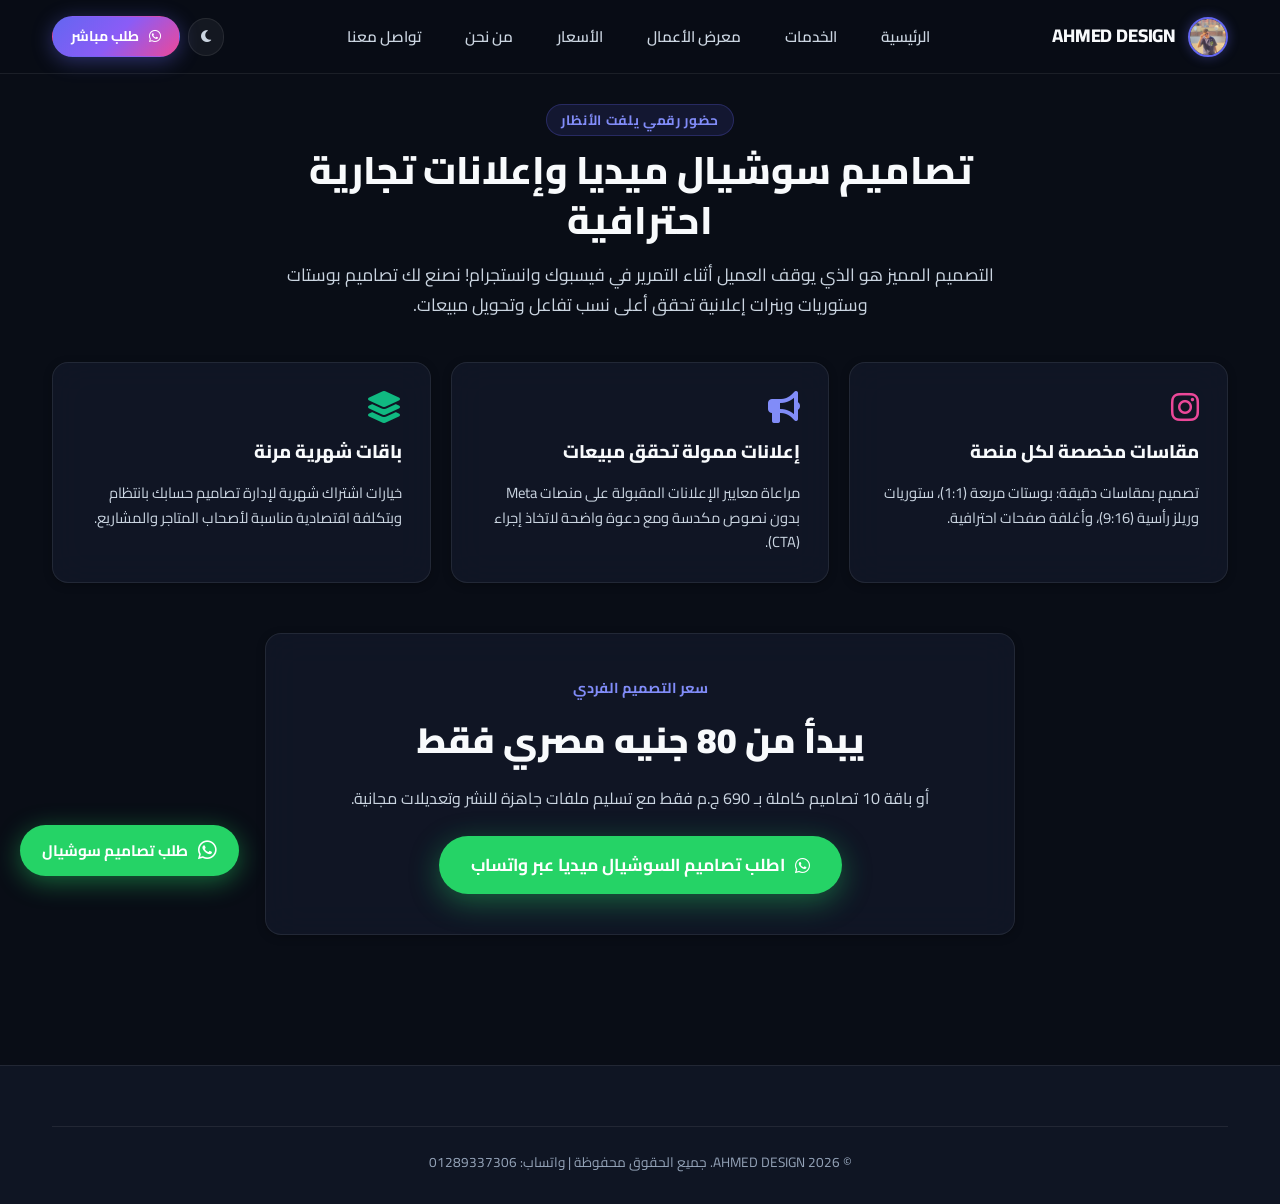
<file: social-media-design.html>
<!DOCTYPE html>
<html lang="ar" dir="rtl" data-theme="dark">
<head>
  <meta charset="UTF-8">
  <meta name="viewport" content="width=device-width, initial-scale=1.0, maximum-scale=5.0">
  <meta name="theme-color" content="#090d16">

  <!-- Primary SEO -->
  <title>تصاميم سوشيال ميديا وإعلانات احترافية في مصر | AHMED DESIGN</title>
  <meta name="description" content="خدمات تصميم بوستات سوشيال ميديا وإعلانات ممولة احترافية من AHMED DESIGN. تصاميم لفيسبوك، انستجرام، وتيك توك تزيد التفاعل والمبيعات. تبدأ من 80 ج.م. واتساب: 01289337306">
  <meta name="keywords" content="تصاميم سوشيال ميديا, مصمم بوستات مصر, تصميم إعلانات انستجرام, بوستات فيسبوك تجارية, social media designer egypt">
  <meta name="author" content="AHMED DESIGN">
  <meta name="robots" content="index, follow">
  <link rel="canonical" href="https://56756758.github.io/AHMED-GRAFIC546456/social-media-design.html">

  <!-- Open Graph -->
  <meta property="og:type" content="article">
  <meta property="og:title" content="تصاميم سوشيال ميديا وإعلانات احترافية | AHMED DESIGN">
  <meta property="og:description" content="تصاميم بوستات وستوريات مميزة تبرز علامتك التجارية وتزيد مبيعات متجرك.">
  <meta property="og:image" content="https://56756758.github.io/AHMED-GRAFIC546456/profile.jpg">
  <meta property="og:url" content="https://56756758.github.io/AHMED-GRAFIC546456/social-media-design.html">

  <!-- JSON-LD -->
  <script type="application/ld+json">
  {
    "@context": "https://schema.org",
    "@type": "Service",
    "name": "خدمة تصاميم سوشيال ميديا وإعلانات",
    "serviceType": "Social Media Design",
    "provider": {
      "@type": "Organization",
      "name": "AHMED DESIGN",
      "url": "https://56756758.github.io/AHMED-GRAFIC546456/",
      "telephone": "+201289337306"
    },
    "description": "تصميم بوستات، بنرات، ستوريات، وإعلانات تسويقية لمنصات التواصل الاجتماعي.",
    "offers": {
      "@type": "Offer",
      "price": "80",
      "priceCurrency": "EGP",
      "availability": "https://schema.org/InStock"
    }
  }
  </script>

  <!-- Fonts & Icons -->
  <link rel="preconnect" href="https://fonts.googleapis.com">
  <link rel="preconnect" href="https://fonts.gstatic.com" crossorigin>
  <link href="https://fonts.googleapis.com/css2?family=Cairo:wght@400;600;700;800;900&family=Plus+Jakarta+Sans:wght@400;600;700;800&display=swap" rel="stylesheet">
  <link rel="stylesheet" href="https://cdnjs.cloudflare.com/ajax/libs/font-awesome/6.4.0/css/all.min.css" crossorigin="anonymous">
  <link rel="icon" type="image/jpeg" href="profile.jpg">
  <link rel="stylesheet" href="style.css">
</head>
<body>

  <!-- Floating WhatsApp -->
  <a href="https://wa.me/201289337306?text=%D9%85%D8%B1%D8%AD%D8%A8%D8%A7%D9%8B%D8%8C%20%D8%A3%D8%B1%D9%8A%D8%AF%20%D8%B7%D9%84%D8%A8%20%D8%AA%D8%B5%D9%85%D9%8A%D9%85%20%D8%B3%D9%88%D8%B4%D9%8A%D8%A7%D9%84%20%D9%85%D9%8A%D8%AF%D9%8A%D8%A7%20%D9%85%D9%86%20AHMED%20DESIGN"
     class="whatsapp-float" target="_blank" rel="noopener noreferrer">
    <i class="fa-brands fa-whatsapp"></i>
    <span>طلب تصاميم سوشيال</span>
  </a>

  <!-- Header -->
  <header class="header-nav" id="header-nav">
    <div class="container nav-container">
      <a href="index.html" class="logo" id="nav-logo">
        <img src="profile.jpg" alt="AHMED DESIGN Logo" class="logo-avatar" width="40" height="40">
        <span>AHMED DESIGN</span>
      </a>

      <button class="mobile-menu-btn" id="mobile-menu-btn" aria-label="القائمة">
        <span></span>
        <span></span>
        <span></span>
      </button>

      <ul class="nav-links" id="nav-links">
        <li><a href="index.html">الرئيسية</a></li>
        <li><a href="services.html">الخدمات</a></li>
        <li><a href="portfolio.html">معرض الأعمال</a></li>
        <li><a href="pricing.html">الأسعار</a></li>
        <li><a href="about.html">من نحن</a></li>
        <li><a href="contact.html">تواصل معنا</a></li>
      </ul>

      <div class="nav-controls">
        <button class="theme-toggle-btn" id="theme-toggle-btn" title="تغيير المظهر">
          <i class="fa-solid fa-moon" id="theme-icon"></i>
        </button>
        <a href="https://wa.me/201289337306" class="btn btn-primary btn-sm" target="_blank" rel="noopener noreferrer">
          <i class="fa-brands fa-whatsapp"></i> طلب مباشر
        </a>
      </div>
    </div>
  </header>

  <!-- Main Content -->
  <main style="padding-top: calc(var(--nav-height) + 30px); padding-bottom: 80px;">
    <div class="container">

      <div class="section-header reveal">
        <span class="section-subtitle">حضور رقمي يلفت الأنظار</span>
        <h1 class="section-title">تصاميم سوشيال ميديا وإعلانات تجارية احترافية</h1>
        <p class="section-desc">
          التصميم المميز هو الذي يوقف العميل أثناء التمرير في فيسبوك وانستجرام! نصنع لك تصاميم بوستات وستوريات وبنرات إعلانية تحقق أعلى نسب تفاعل وتحويل مبيعات.
        </p>
      </div>

      <!-- Grid -->
      <div class="trust-grid" style="margin-bottom: 50px;">
        <div class="glass-card trust-card reveal">
          <i class="fa-brands fa-instagram fa-2x" style="color:var(--color-secondary);"></i>
          <h3>مقاسات مخصصة لكل منصة</h3>
          <p>تصميم بمقاسات دقيقة: بوستات مربعة (1:1)، ستوريات وريلز رأسية (9:16)، وأغلفة صفحات احترافية.</p>
        </div>

        <div class="glass-card trust-card reveal">
          <i class="fa-solid fa-bullhorn fa-2x" style="color:var(--color-primary-light);"></i>
          <h3>إعلانات ممولة تحقق مبيعات</h3>
          <p>مراعاة معايير الإعلانات المقبولة على منصات Meta بدون نصوص مكدسة ومع دعوة واضحة لاتخاذ إجراء (CTA).</p>
        </div>

        <div class="glass-card trust-card reveal">
          <i class="fa-solid fa-layer-group fa-2x" style="color:var(--color-success);"></i>
          <h3>باقات شهرية مرنة</h3>
          <p>خيارات اشتراك شهرية لإدارة تصاميم حسابك بانتظام وبتكلفة اقتصادية مناسبة لأصحاب المتاجر والمشاريع.</p>
        </div>
      </div>

      <!-- Pricing Box -->
      <div class="glass-card reveal" style="padding:40px 24px; text-align:center; max-width:750px; margin:0 auto 50px;">
        <span style="font-size:0.9rem; font-weight:700; color:var(--color-primary-light);">سعر التصميم الفردي</span>
        <h2 style="font-size:2.2rem; font-weight:900; margin:10px 0 16px;">يبدأ من 80 جنيه مصري فقط</h2>
        <p style="color:var(--text-secondary); margin-bottom:24px; line-height:1.7;">
          أو باقة 10 تصاميم كاملة بـ 690 ج.م فقط مع تسليم ملفات جاهزة للنشر وتعديلات مجانية.
        </p>
        <a href="https://wa.me/201289337306?text=%D9%85%D8%B1%D8%AD%D8%A8%D8%A7%D9%8B%D8%8C%20%D8%A3%D8%B1%D9%8A%D8%AF%20%D8%B7%D9%84%D8%A8%20%D8%AA%D8%B5%D8%A7%D9%85%D9%8A%D9%85%20%D8%B3%D9%88%D8%B4%D9%8A%D8%A7%D9%84%20%D9%85%D9%8A%D8%AF%D9%8A%D8%A7%20%D9%85%D9%86%20AHMED%20DESIGN"
           class="btn btn-whatsapp btn-lg" target="_blank" rel="noopener noreferrer">
          <i class="fa-brands fa-whatsapp"></i> اطلب تصاميم السوشيال ميديا عبر واتساب
        </a>
      </div>

    </div>
  </main>

  <!-- Footer -->
  <footer class="footer">
    <div class="container">
      <div class="footer-bottom">
        <p>© 2026 AHMED DESIGN. جميع الحقوق محفوظة | واتساب: 01289337306</p>
      </div>
    </div>
  </footer>

  <script src="app.js" defer></script>
</body>
</html>
</file>
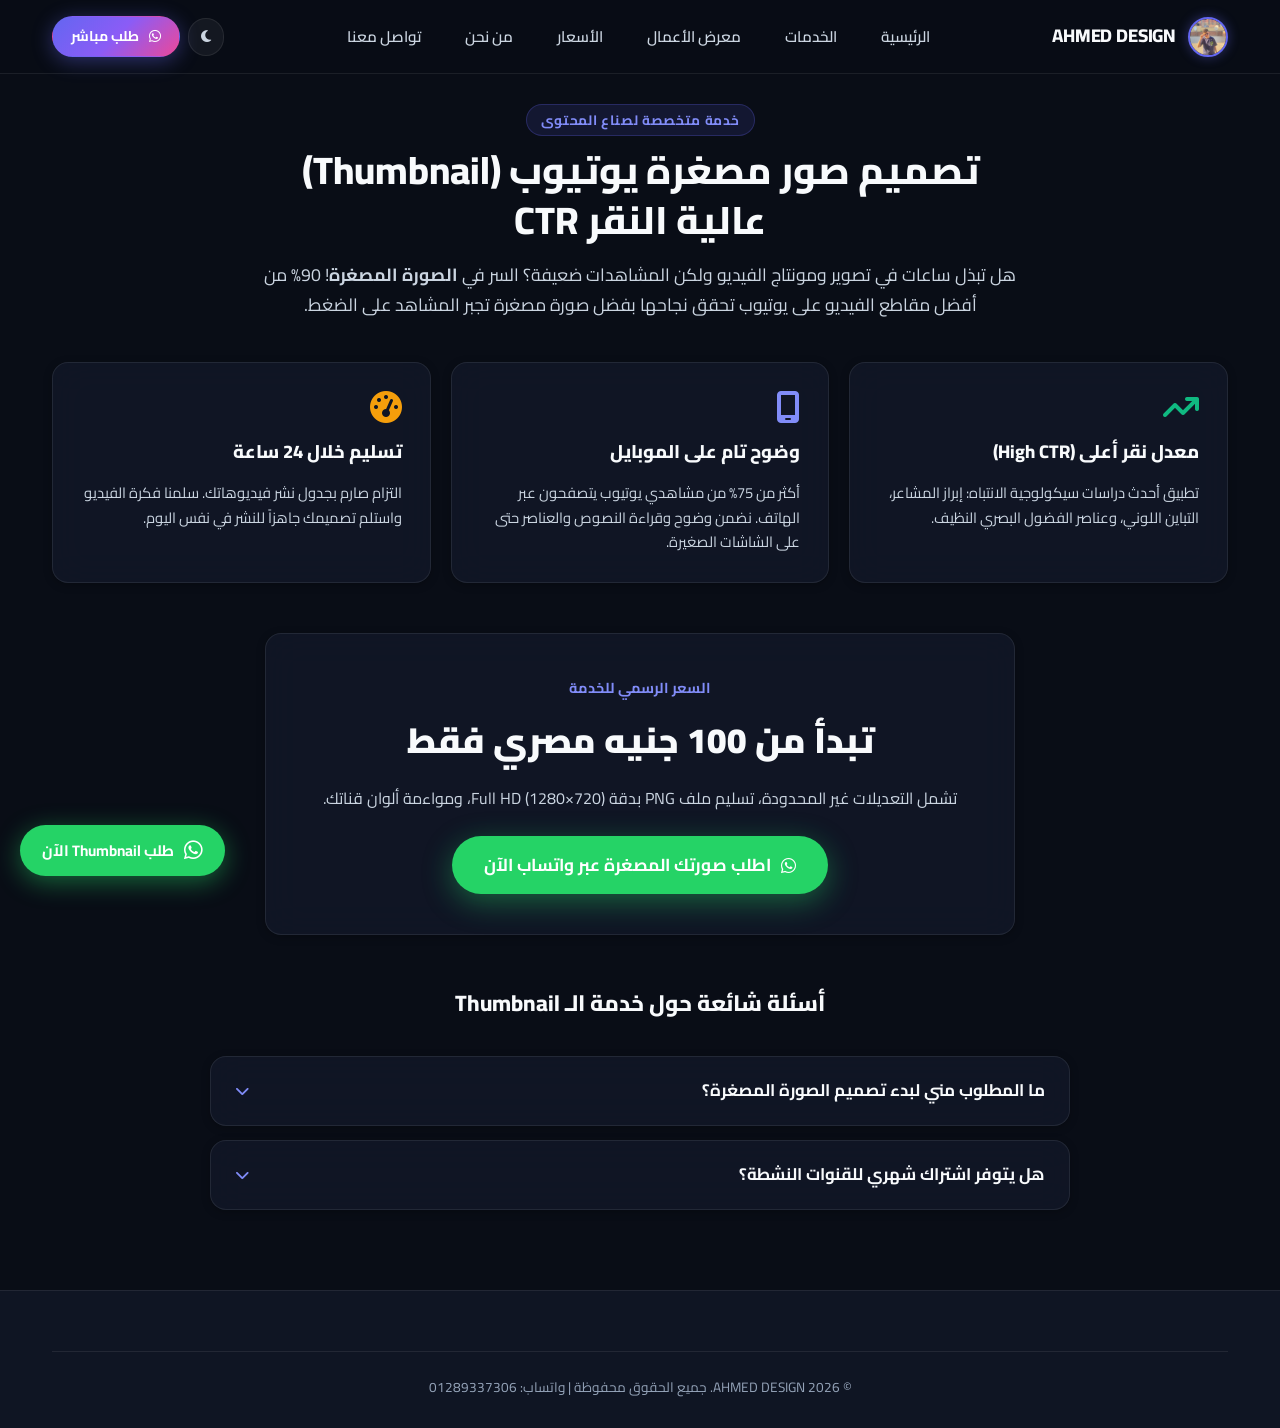
<file: thumbnail-design.html>
<!DOCTYPE html>
<html lang="ar" dir="rtl" data-theme="dark">
<head>
  <meta charset="UTF-8">
  <meta name="viewport" content="width=device-width, initial-scale=1.0, maximum-scale=5.0">
  <meta name="theme-color" content="#090d16">

  <!-- Primary SEO -->
  <title>تصميم صور مصغرة يوتيوب Thumbnail احترافية | AHMED DESIGN - رفع الـ CTR</title>
  <meta name="description" content="خدمة تصميم صور مصغرة يوتيوب (Thumbnail) عالية النقر CTR من AHMED DESIGN. عناوين بارزة، ألوان سينمائية متناسقة، زيادة حقيقية في مشاهدات قناتك. اطلب عبر واتساب: 01289337306">
  <meta name="keywords" content="تصميم Thumbnail يوتيوب, مصمم صور مصغرة, تصميم غلاف يوتيوب, رفع CTR يوتيوب, سعر تصميم Thumbnail, مصمم ثيمبنيل مصر, youtube thumbnail designer egypt">
  <meta name="author" content="AHMED DESIGN">
  <meta name="robots" content="index, follow">
  <link rel="canonical" href="https://56756758.github.io/AHMED-GRAFIC546456/thumbnail-design.html">

  <!-- Open Graph -->
  <meta property="og:type" content="article">
  <meta property="og:title" content="تصميم صور مصغرة يوتيوب عالية النقر | AHMED DESIGN">
  <meta property="og:description" content="ارفع مشاهدات قناتك على يوتيوب بتصاميم صور مصغرة مدروسة نفسياً وبصرياً لزيادة النقرات.">
  <meta property="og:image" content="https://56756758.github.io/AHMED-GRAFIC546456/profile.jpg">
  <meta property="og:url" content="https://56756758.github.io/AHMED-GRAFIC546456/thumbnail-design.html">

  <!-- JSON-LD Service & FAQ Schema -->
  <script type="application/ld+json">
  {
    "@context": "https://schema.org",
    "@graph": [
      {
        "@type": "Service",
        "@id": "https://56756758.github.io/AHMED-GRAFIC546456/thumbnail-design.html#service",
        "name": "خدمة تصميم صور مصغرة يوتيوب (YouTube Thumbnail)",
        "serviceType": "Graphic Design",
        "provider": {
          "@type": "Organization",
          "name": "AHMED DESIGN",
          "url": "https://56756758.github.io/AHMED-GRAFIC546456/",
          "telephone": "+201289337306"
        },
        "description": "تصميم صور مصغرة احترافية لقنوات اليوتيوب تركز على عناصر التباين البصري والوضوح لزيادة معدل النقر للظهور CTR.",
        "offers": {
          "@type": "Offer",
          "price": "100",
          "priceCurrency": "EGP",
          "priceValidUntil": "2027-12-31",
          "availability": "https://schema.org/InStock"
        }
      },
      {
        "@type": "FAQPage",
        "mainEntity": [
          {
            "@type": "Question",
            "name": "كم سعر تصميم صورة مصغرة لليوتيوب في AHMED DESIGN؟",
            "acceptedAnswer": {
              "@type": "Answer",
              "text": "يبدأ سعر تصميم الـ Thumbnail من 100 جنيه مصري فقط (أو 10 دولارات)، مع خصومات عند طلب باقات شهرية متعددة."
            }
          },
          {
            "@type": "Question",
            "name": "كم من الوقت يستغرق تسليم الـ Thumbnail؟",
            "acceptedAnswer": {
              "@type": "Answer",
              "text": "يتم التسليم خلال 24 ساعة من استلام فكرة الفيديو وعنوانه."
            }
          }
        ]
      }
    ]
  }
  </script>

  <!-- Fonts & Icons -->
  <link rel="preconnect" href="https://fonts.googleapis.com">
  <link rel="preconnect" href="https://fonts.gstatic.com" crossorigin>
  <link href="https://fonts.googleapis.com/css2?family=Cairo:wght@400;600;700;800;900&family=Plus+Jakarta+Sans:wght@400;600;700;800&display=swap" rel="stylesheet">
  <link rel="stylesheet" href="https://cdnjs.cloudflare.com/ajax/libs/font-awesome/6.4.0/css/all.min.css" crossorigin="anonymous">
  <link rel="icon" type="image/jpeg" href="profile.jpg">
  <link rel="stylesheet" href="style.css">
</head>
<body>

  <!-- Floating WhatsApp -->
  <a href="https://wa.me/201289337306?text=%D9%85%D8%B1%D8%AD%D8%A8%D8%A7%D9%8B%D8%8C%20%D8%A3%D8%B1%D9%8A%D8%AF%20%D8%B7%D9%84%D8%A8%20%D8%AA%D8%B5%D9%85%D9%8A%D9%85%20Thumbnail%20%D9%8A%D9%88%D8%AA%D9%8A%D9%88%D8%A8%20%D9%85%D9%86%20AHMED%20DESIGN"
     class="whatsapp-float" target="_blank" rel="noopener noreferrer">
    <i class="fa-brands fa-whatsapp"></i>
    <span>طلب Thumbnail الآن</span>
  </a>

  <!-- Header -->
  <header class="header-nav" id="header-nav">
    <div class="container nav-container">
      <a href="index.html" class="logo" id="nav-logo">
        <img src="profile.jpg" alt="AHMED DESIGN Logo" class="logo-avatar" width="40" height="40">
        <span>AHMED DESIGN</span>
      </a>

      <button class="mobile-menu-btn" id="mobile-menu-btn" aria-label="القائمة">
        <span></span>
        <span></span>
        <span></span>
      </button>

      <ul class="nav-links" id="nav-links">
        <li><a href="index.html">الرئيسية</a></li>
        <li><a href="services.html">الخدمات</a></li>
        <li><a href="portfolio.html">معرض الأعمال</a></li>
        <li><a href="pricing.html">الأسعار</a></li>
        <li><a href="about.html">من نحن</a></li>
        <li><a href="contact.html">تواصل معنا</a></li>
      </ul>

      <div class="nav-controls">
        <button class="theme-toggle-btn" id="theme-toggle-btn" title="تغيير المظهر">
          <i class="fa-solid fa-moon" id="theme-icon"></i>
        </button>
        <a href="https://wa.me/201289337306" class="btn btn-primary btn-sm" target="_blank" rel="noopener noreferrer">
          <i class="fa-brands fa-whatsapp"></i> طلب مباشر
        </a>
      </div>
    </div>
  </header>

  <!-- Service Landing Content -->
  <main style="padding-top: calc(var(--nav-height) + 30px); padding-bottom: 80px;">
    <div class="container">

      <div class="section-header reveal">
        <span class="section-subtitle">خدمة متخصصة لصناع المحتوى</span>
        <h1 class="section-title">تصميم صور مصغرة يوتيوب (Thumbnail) عالية النقر CTR</h1>
        <p class="section-desc">
          هل تبذل ساعات في تصوير ومونتاج الفيديو ولكن المشاهدات ضعيفة؟ السر في <strong>الصورة المصغرة</strong>! 90% من أفضل مقاطع الفيديو على يوتيوب تحقق نجاحها بفضل صورة مصغرة تجبر المشاهد على الضغط.
        </p>
      </div>

      <!-- Feature Highlights -->
      <div class="trust-grid" style="margin-bottom: 50px;">
        <div class="glass-card trust-card reveal">
          <i class="fa-solid fa-arrow-trend-up fa-2x" style="color:var(--color-success);"></i>
          <h3>معدل نقر أعلى (High CTR)</h3>
          <p>تطبيق أحدث دراسات سيكولوجية الانتباه: إبراز المشاعر، التباين اللوني، وعناصر الفضول البصري النظيف.</p>
        </div>

        <div class="glass-card trust-card reveal">
          <i class="fa-solid fa-mobile-screen fa-2x" style="color:var(--color-primary-light);"></i>
          <h3>وضوح تام على الموبايل</h3>
          <p>أكثر من 75% من مشاهدي يوتيوب يتصفحون عبر الهاتف. نضمن وضوح وقراءة النصوص والعناصر حتى على الشاشات الصغيرة.</p>
        </div>

        <div class="glass-card trust-card reveal">
          <i class="fa-solid fa-gauge-high fa-2x" style="color:var(--color-warning);"></i>
          <h3>تسليم خلال 24 ساعة</h3>
          <p>التزام صارم بجدول نشر فيديوهاتك. سلمنا فكرة الفيديو واستلم تصميمك جاهزاً للنشر في نفس اليوم.</p>
        </div>
      </div>

      <!-- Pricing & CTA -->
      <div class="glass-card reveal" style="padding:40px 24px; text-align:center; max-width:750px; margin:0 auto 50px;">
        <span style="font-size:0.9rem; font-weight:700; color:var(--color-primary-light);">السعر الرسمي للخدمة</span>
        <h2 style="font-size:2.2rem; font-weight:900; margin:10px 0 16px;">تبدأ من 100 جنيه مصري فقط</h2>
        <p style="color:var(--text-secondary); margin-bottom:24px; line-height:1.7;">
          تشمل التعديلات غير المحدودة، تسليم ملف PNG بدقة Full HD (1280×720)، ومواءمة ألوان قناتك.
        </p>
        <a href="https://wa.me/201289337306?text=%D9%85%D8%B1%D8%AD%D8%A8%D8%A7%D9%8B%D8%8C%20%D8%A3%D8%B1%D9%8A%D8%AF%20%D8%B7%D9%84%D8%A8%20%D8%AA%D8%B5%D9%85%D9%8A%D9%85%20Thumbnail%20%D9%8A%D9%88%D8%AA%D9%8A%D9%88%D8%A8%20%D9%85%D9%86%20AHMED%20DESIGN"
           class="btn btn-whatsapp btn-lg" target="_blank" rel="noopener noreferrer">
          <i class="fa-brands fa-whatsapp"></i> اطلب صورتك المصغرة عبر واتساب الآن
        </a>
      </div>

      <!-- FAQs Specific to Thumbnails -->
      <div class="faq-list">
        <h2 style="font-size:1.4rem; font-weight:800; text-align:center; margin-bottom:20px;">أسئلة شائعة حول خدمة الـ Thumbnail</h2>
        
        <details class="faq-item glass-card reveal">
          <summary>
            <span>ما المطلوب مني لبدء تصميم الصورة المصغرة؟</span>
            <i class="fa-solid fa-chevron-down"></i>
          </summary>
          <div class="faq-answer">
            فقط أرسل لنا: 1) فكرة أو ملخص الفيديو، 2) النص المقترح على الصورة (يفضل 3 إلى 5 كلمات كحد أقصى)، 3) صورة شخصية لك أو صور المواد التي تريد إضافتها إن وجدت. والباقي يتكفل به أحمد!
          </div>
        </details>

        <details class="faq-item glass-card reveal">
          <summary>
            <span>هل يتوفر اشتراك شهري للقنوات النشطة؟</span>
            <i class="fa-solid fa-chevron-down"></i>
          </summary>
          <div class="faq-answer">
            نعم، نوفر باقات شهرية مخصصة تشمل 4 إلى 15 صورة مصغرة شهرياً بأسعار مخفضة وأولوية تسليم فورية لأصحاب القنوات النشطة.
          </div>
        </details>
      </div>

    </div>
  </main>

  <!-- Footer -->
  <footer class="footer">
    <div class="container">
      <div class="footer-bottom">
        <p>© 2026 AHMED DESIGN. جميع الحقوق محفوظة | واتساب: 01289337306</p>
      </div>
    </div>
  </footer>

  <script src="app.js" defer></script>
</body>
</html>
</file>
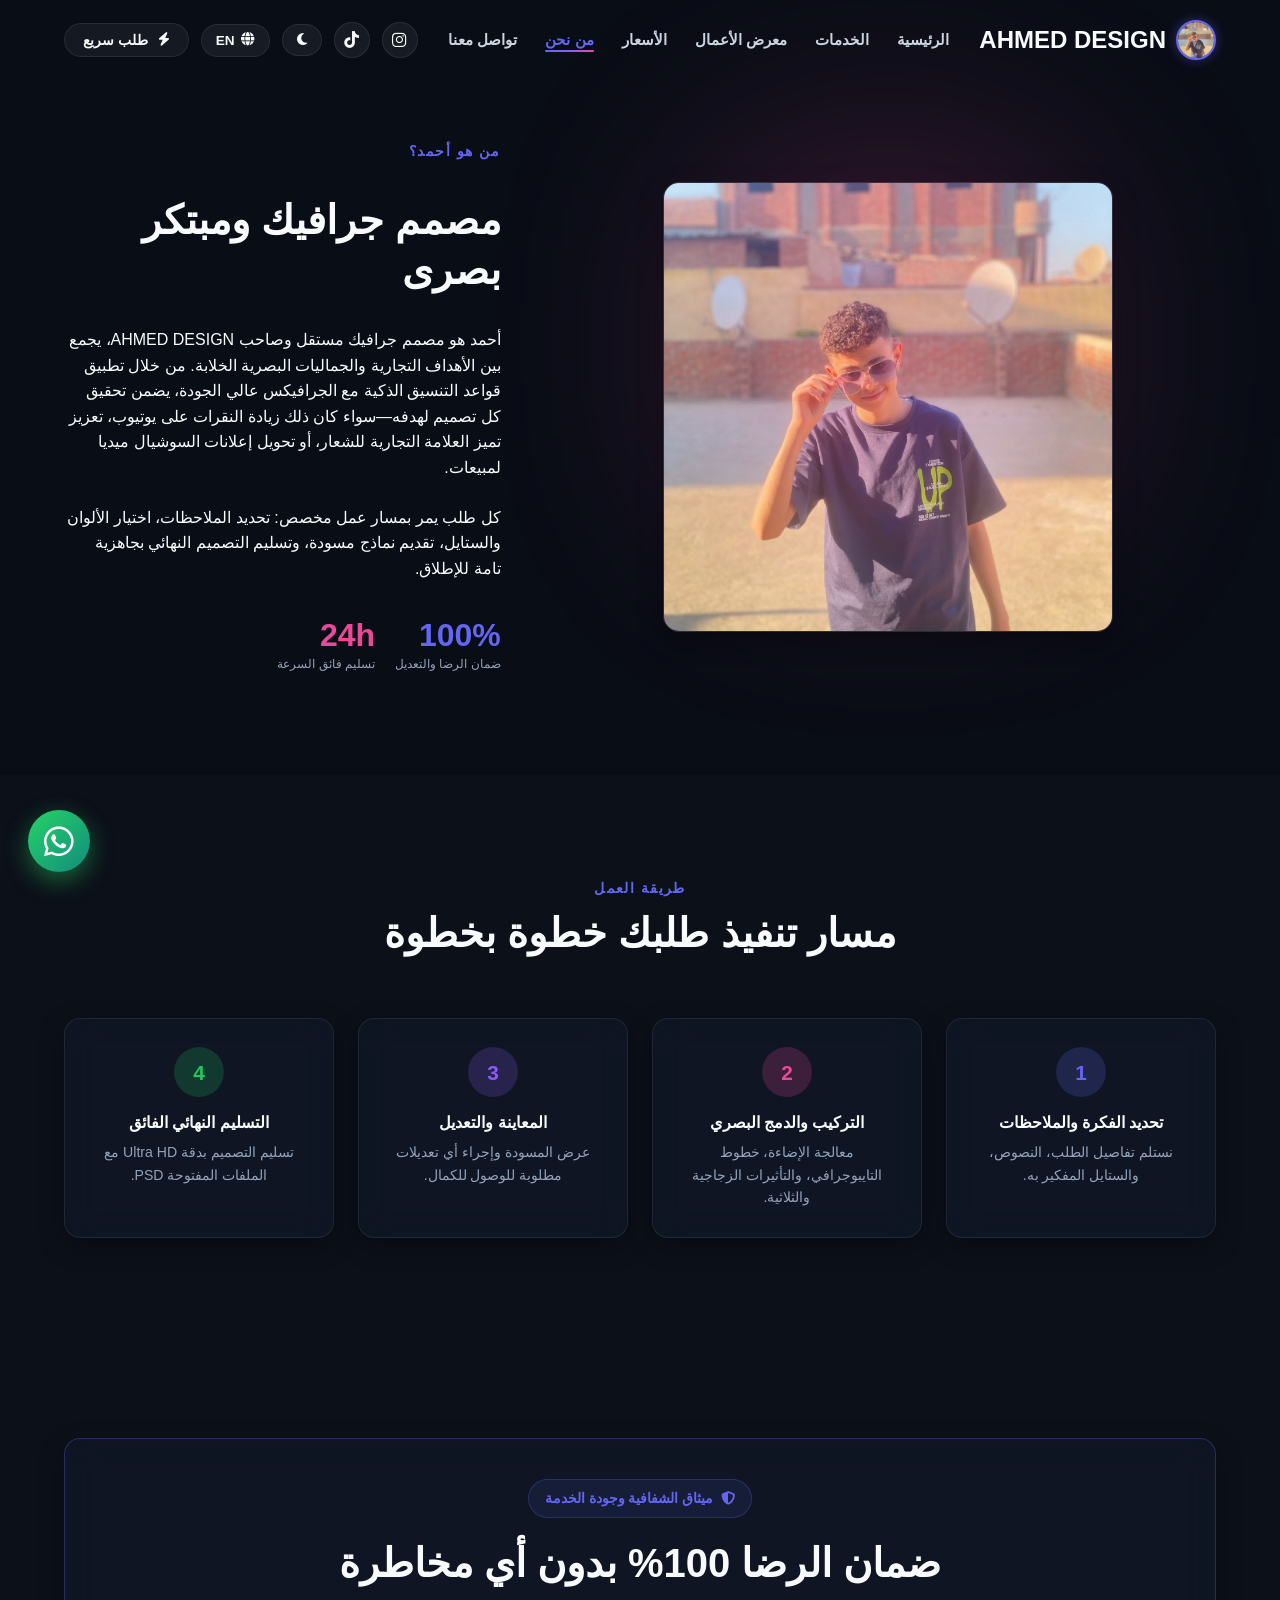
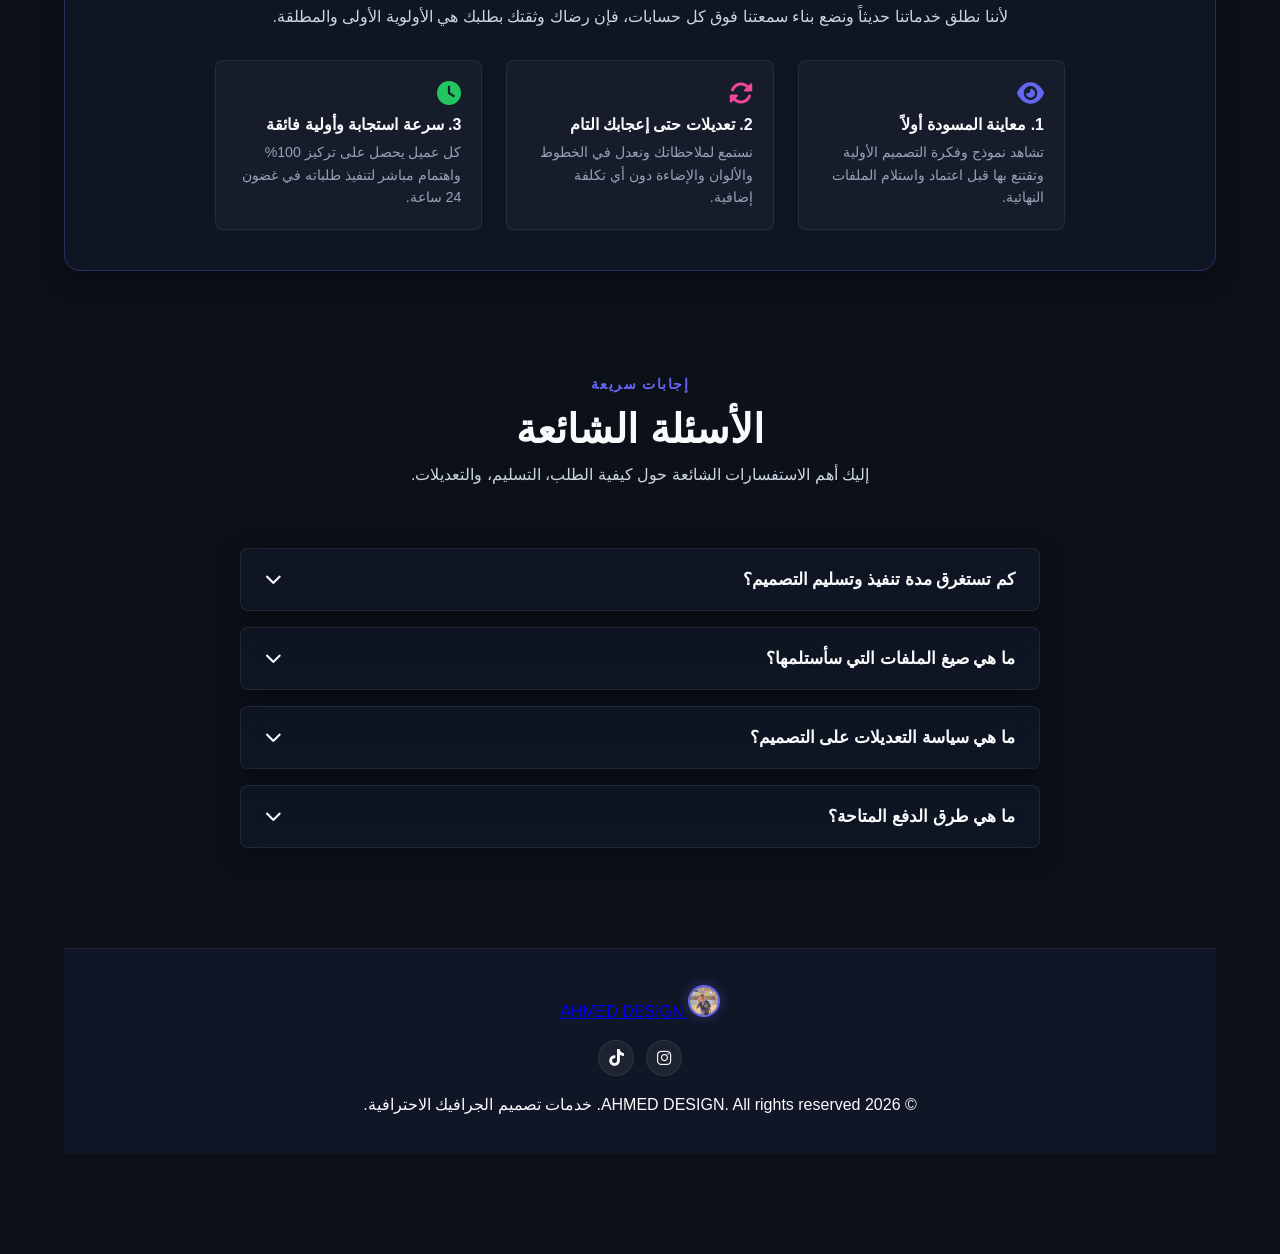
<file: .github/workflows/about.html>
<!DOCTYPE html>
<html lang="ar" dir="rtl" data-theme="dark">
<head>
  <meta charset="UTF-8">
  <meta name="viewport" content="width=device-width, initial-scale=1.0">
  <title>AHMED DESIGN - من نحن والأسئلة الشائعة | About & FAQ</title>
  <meta name="description" content="تعرف على AHMED DESIGN ومصمم الجرافيك أحمد، مسار العمل المخصص، وأهم الإجابات على الأسئلة الشائعة المتعلقة بالطلب والتسليم.">

  <!-- Open Graph / Social Sharing -->
  <meta property="og:type" content="website">
  <meta property="og:title" content="AHMED DESIGN - من نحن وفريق العمل">
  <meta property="og:description" content="تعرف على AHMED DESIGN ومصمم الجرافيك أحمد ومسار العمل والأسئلة الشائعة.">
  <meta property="og:image" content="profile.jpg">
  <meta name="twitter:card" content="summary_large_image">
  <meta name="twitter:title" content="AHMED DESIGN - من نحن">
  <meta name="twitter:image" content="profile.jpg">

  <!-- Security Meta Tags -->
  <meta http-equiv="X-Content-Type-Options" content="nosniff">
  <meta http-equiv="X-Frame-Options" content="SAMEORIGIN">
  <meta name="referrer" content="strict-origin-when-cross-origin">
  <meta http-equiv="Content-Security-Policy" content="default-src 'self' 'unsafe-inline' 'unsafe-eval' https: data: blob:; img-src 'self' data: https: blob:; style-src 'self' 'unsafe-inline' https:; font-src 'self' https: data:;">

  <!-- FontAwesome CDN -->
  <link rel="stylesheet" href="https://cdnjs.cloudflare.com/ajax/libs/font-awesome/6.4.0/css/all.min.css" crossorigin="anonymous" referrerpolicy="no-referrer">
  
  <!-- Google Fonts -->
  <link rel="preconnect" href="https://fonts.googleapis.com">
  <link rel="preconnect" href="https://fonts.gstatic.com" crossorigin>
  <link href="https://fonts.googleapis.com/css2?family=Cairo:wght@400;600;700;800&family=Plus+Jakarta+Sans:wght@400;500;600;700;800&display=swap" rel="stylesheet">

  <!-- Favicon with Circular Profile Image -->
  <link rel="icon" type="image/jpeg" href="profile.jpg">

  <link rel="stylesheet" href="style.css">
</head>
<body>

  <!-- ✨ Loading Screen -->
  <div class="loading-screen" id="loading-screen">
    <div class="loading-inner">
      <div class="loading-logo">
        <img src="profile.jpg" alt="AHMED DESIGN" style="width: 70px; height: 70px; border-radius: 50%; object-fit: cover; border: 3px solid var(--color-primary); box-shadow: 0 0 20px rgba(99, 102, 241, 0.6);">
      </div>
      <div class="loading-ring"></div>
      <p class="loading-text">AHMED DESIGN</p>
    </div>
  </div>

  <!-- Header Navigation -->
  <header class="header-nav" id="header-nav">
    <div class="container nav-container">
      <a href="index.html" class="logo" id="nav-logo">
        <img src="profile.jpg" alt="AHMED DESIGN" class="logo-avatar">
        <span>AHMED DESIGN</span>
      </a>
      
      <button class="mobile-menu-btn" id="mobile-menu-btn" aria-label="القائمة">
        <span></span>
        <span></span>
        <span></span>
      </button>
      
      <ul class="nav-links" id="nav-links">
        <li><a href="index.html" data-ar="الرئيسية" data-en="Home">الرئيسية</a></li>
        <li><a href="services.html" data-ar="الخدمات" data-en="Services">الخدمات</a></li>
        <li><a href="portfolio.html" data-ar="معرض الأعمال" data-en="Portfolio">معرض الأعمال</a></li>
        <li><a href="pricing.html" data-ar="الأسعار" data-en="Pricing">الأسعار</a></li>
        <li><a href="about.html" data-ar="من نحن" data-en="About Us">من نحن</a></li>
        <li><a href="contact.html" data-ar="تواصل معنا" data-en="Contact">تواصل معنا</a></li>
      </ul>
      
      <div class="nav-controls">
        <!-- Social Media Buttons -->
        <a href="https://www.instagram.com/ahme_idet_x" target="_blank" rel="noopener noreferrer" class="social-icon-btn instagram" title="الانستجرام - Instagram">
          <i class="fa-brands fa-instagram"></i>
        </a>
        <a href="https://www.tiktok.com/@narota28" target="_blank" rel="noopener noreferrer" class="social-icon-btn tiktok" title="التيك توك - TikTok">
          <i class="fa-brands fa-tiktok"></i>
        </a>

        <button class="theme-toggle-btn" id="theme-toggle-btn" title="تغيير الوضع">
          <i class="fa-solid fa-moon" id="theme-icon"></i>
        </button>
        <button class="lang-toggle-btn" id="lang-toggle-btn" title="Switch Language">
          <i class="fa-solid fa-globe"></i> <span id="lang-text">EN</span>
        </button>
        <button class="btn btn-secondary btn-sm" id="open-quick-modal-btn">
          <i class="fa-solid fa-bolt"></i> <span data-ar="طلب سريع" data-en="Quick Order">طلب سريع</span>
        </button>
      </div>
    </div>
  </header>

  <!-- About Section -->
  <section class="services-section" style="padding-top: 140px;" id="about">
    <div class="container hero-grid">
      <div class="hero-visual">
        <div class="hero-circle-glow" style="background: var(--color-secondary);"></div>
        <img src="profile.jpg" alt="Ahmed Profile Photo" class="glass-card" style="width: 100%; max-width: 450px; border-radius: var(--radius-md); object-fit: cover; height: 450px; border: 1px solid rgba(255, 255, 255, 0.1);" id="about-img">
      </div>
      <div class="hero-content reveal">
        <span class="section-subtitle" style="text-align: right;" data-ar="من هو أحمد؟" data-en="Who is Ahmed?">من هو أحمد؟</span>
        <h2 class="section-title" style="text-align: right;" data-ar="مصمم جرافيك ومبتكر بصرى" data-en="Visual Creator & Graphic Specialist">مصمم جرافيك ومبتكر بصرى</h2>
        <p data-ar="أحمد هو مصمم جرافيك مستقل وصاحب AHMED DESIGN، يجمع بين الأهداف التجارية والجماليات البصرية الخلابة. من خلال تطبيق قواعد التنسيق الذكية مع الجرافيكس عالي الجودة، يضمن تحقيق كل تصميم لهدفه—سواء كان ذلك زيادة النقرات على يوتيوب، تعزيز تميز العلامة التجارية للشعار، أو تحويل إعلانات السوشيال ميديا لمبيعات." data-en="Ahmed is a freelance graphic designer behind AHMED DESIGN who bridges commercial objectives with striking aesthetics. By combining layout principles with high-fidelity graphics, Ahmed ensures every design achieves its goal.">
          أحمد هو مصمم جرافيك مستقل وصاحب AHMED DESIGN، يجمع بين الأهداف التجارية والجماليات البصرية الخلابة. من خلال تطبيق قواعد التنسيق الذكية مع الجرافيكس عالي الجودة، يضمن تحقيق كل تصميم لهدفه—سواء كان ذلك زيادة النقرات على يوتيوب، تعزيز تميز العلامة التجارية للشعار، أو تحويل إعلانات السوشيال ميديا لمبيعات.
        </p>
        <p data-ar="كل طلب يمر بمسار عمل مخصص: تحديد الملاحظات، اختيار الألوان والستايل، تقديم نماذج مسودة، وتسليم التصميم النهائي بجاهزية تامة للإطلاق." data-en="Every order follows a dedicated collaboration workflow: aligning requirements, establishing style direction, and delivering pristine assets ready for launch.">
          كل طلب يمر بمسار عمل مخصص: تحديد الملاحظات، اختيار الألوان والستايل، تقديم نماذج مسودة، وتسليم التصميم النهائي بجاهزية تامة للإطلاق.
        </p>
        <div style="display: flex; gap: 20px; margin-top: 10px;">
          <div class="stat-item" style="text-align: right;">
            <h3 style="color: var(--color-primary); font-size: 2rem;">100%</h3>
            <p data-ar="ضمان الرضا والتعديل" data-en="Satisfaction Guaranteed">ضمان الرضا والتعديل</p>
          </div>
          <div class="stat-item" style="text-align: right;">
            <h3 style="color: var(--color-secondary); font-size: 2rem;">24h</h3>
            <p data-ar="تسليم فائق السرعة" data-en="Express Turnaround">تسليم فائق السرعة</p>
          </div>
        </div>
      </div>
    </div>
  </section>

  <!-- Workflow Section -->
  <section class="services-section" style="background: rgba(255, 255, 255, 0.01);">
    <div class="container">
      <div class="section-header reveal">
        <span class="section-subtitle" data-ar="طريقة العمل" data-en="Our Process">طريقة العمل</span>
        <h2 class="section-title" data-ar="مسار تنفيذ طلبك خطوة بخطوة" data-en="Step-by-Step Order Workflow">مسار تنفيذ طلبك خطوة بخطوة</h2>
      </div>

      <div style="display: grid; grid-template-columns: repeat(auto-fit, minmax(240px, 1fr)); gap: 24px;" class="reveal">
        <div class="glass-card" style="padding: 28px; text-align: center;">
          <div style="width: 50px; height: 50px; background: rgba(99, 102, 241, 0.2); color: var(--color-primary); border-radius: 50%; display: flex; align-items: center; justify-content: center; margin: 0 auto 16px auto; font-weight: 800; font-size: 1.3rem;">1</div>
          <h4 data-ar="تحديد الفكرة والملاحظات" data-en="1. Project Brief">تحديد الفكرة والملاحظات</h4>
          <p style="font-size: 0.88rem; color: var(--text-muted); margin-top: 8px;" data-ar="نستلم تفاصيل الطلب، النصوص، والستايل المفكير به." data-en="We receive your title, text, requirements and style notes.">نستلم تفاصيل الطلب، النصوص، والستايل المفكير به.</p>
        </div>

        <div class="glass-card" style="padding: 28px; text-align: center;">
          <div style="width: 50px; height: 50px; background: rgba(236, 72, 153, 0.2); color: var(--color-secondary); border-radius: 50%; display: flex; align-items: center; justify-content: center; margin: 0 auto 16px auto; font-weight: 800; font-size: 1.3rem;">2</div>
          <h4 data-ar="التركيب والدمج البصري" data-en="2. Visual Composition">التركيب والدمج البصري</h4>
          <p style="font-size: 0.88rem; color: var(--text-muted); margin-top: 8px;" data-ar="معالجة الإضاءة، خطوط التايبوجرافي، والتأثيرات الزجاجية والثلاثية." data-en="Lighting setup, typography formatting, and 3D fluid effects.">معالجة الإضاءة، خطوط التايبوجرافي، والتأثيرات الزجاجية والثلاثية.</p>
        </div>

        <div class="glass-card" style="padding: 28px; text-align: center;">
          <div style="width: 50px; height: 50px; background: rgba(139, 92, 246, 0.2); color: var(--color-accent); border-radius: 50%; display: flex; align-items: center; justify-content: center; margin: 0 auto 16px auto; font-weight: 800; font-size: 1.3rem;">3</div>
          <h4 data-ar="المعاينة والتعديل" data-en="3. Preview & Revisions">المعاينة والتعديل</h4>
          <p style="font-size: 0.88rem; color: var(--text-muted); margin-top: 8px;" data-ar="عرض المسودة وإجراء أي تعديلات مطلوبة للوصول للكمال." data-en="Share initial model draft and make any revisions until ideal.">عرض المسودة وإجراء أي تعديلات مطلوبة للوصول للكمال.</p>
        </div>

        <div class="glass-card" style="padding: 28px; text-align: center;">
          <div style="width: 50px; height: 50px; background: rgba(34, 197, 94, 0.2); color: var(--color-success); border-radius: 50%; display: flex; align-items: center; justify-content: center; margin: 0 auto 16px auto; font-weight: 800; font-size: 1.3rem;">4</div>
          <h4 data-ar="التسليم النهائي الفائق" data-en="4. Final Delivery">التسليم النهائي الفائق</h4>
          <p style="font-size: 0.88rem; color: var(--text-muted); margin-top: 8px;" data-ar="تسليم التصميم بدقة Ultra HD مع الملفات المفتوحة PSD." data-en="Export high-resolution assets (PNG/JPG/PSD) ready to publish.">تسليم التصميم بدقة Ultra HD مع الملفات المفتوحة PSD.</p>
        </div>
      </div>
    </div>
  </section>

  <!-- 🛡️ Trust & Satisfaction Guarantee Commitment -->
  <section class="services-section" style="background: rgba(255, 255, 255, 0.01);">
    <div class="container">
      <div class="glass-card reveal" style="padding: 40px; border: 1px solid rgba(99, 102, 241, 0.3);">
        <div style="text-align: center; max-width: 850px; margin: 0 auto;">
          <span class="hero-badge" style="margin-bottom: 12px;"><i class="fa-solid fa-shield-halved"></i> <span data-ar="ميثاق الشفافية وجودة الخدمة" data-en="Quality & Transparency Commitment">ميثاق الشفافية وجودة الخدمة</span></span>
          <h2 class="section-title" style="margin-bottom: 16px;" data-ar="ضمان الرضا 100% بدون أي مخاطرة" data-en="100% Risk-Free Satisfaction Guarantee">ضمان الرضا 100% بدون أي مخاطرة</h2>
          <p class="section-desc" style="margin-bottom: 30px;" data-ar="لأننا نطلق خدماتنا حديثاً ونضع بناء سمعتنا فوق كل حسابات، فإن رضاك وثقتك بطلبك هي الأولوية الأولى والمطلقة." data-en="Because we are building our reputation on authentic client trust, your satisfaction is our top priority.">
            لأننا نطلق خدماتنا حديثاً ونضع بناء سمعتنا فوق كل حسابات، فإن رضاك وثقتك بطلبك هي الأولوية الأولى والمطلقة.
          </p>

          <div style="display: grid; grid-template-columns: repeat(auto-fit, minmax(220px, 1fr)); gap: 24px; text-align: right;">
            <div style="background: rgba(255, 255, 255, 0.03); padding: 20px; border-radius: var(--radius-sm); border: 1px solid var(--border-glass);">
              <i class="fa-solid fa-eye" style="color: var(--color-primary); font-size: 1.5rem; margin-bottom: 10px;"></i>
              <h4 data-ar="1. معاينة المسودة أولاً" data-en="1. Concept Preview">1. معاينة المسودة أولاً</h4>
              <p style="font-size: 0.88rem; color: var(--text-muted); margin-top: 6px;" data-ar="تشاهد نموذج وفكرة التصميم الأولية وتقتنع بها قبل اعتماد واستلام الملفات النهائية." data-en="Preview the concept design draft before final file delivery.">تشاهد نموذج وفكرة التصميم الأولية وتقتنع بها قبل اعتماد واستلام الملفات النهائية.</p>
            </div>

            <div style="background: rgba(255, 255, 255, 0.03); padding: 20px; border-radius: var(--radius-sm); border: 1px solid var(--border-glass);">
              <i class="fa-solid fa-rotate" style="color: var(--color-secondary); font-size: 1.5rem; margin-bottom: 10px;"></i>
              <h4 data-ar="2. تعديلات حتى إعجابك التام" data-en="2. Edits Until Perfect">2. تعديلات حتى إعجابك التام</h4>
              <p style="font-size: 0.88rem; color: var(--text-muted); margin-top: 6px;" data-ar="نستمع لملاحظاتك ونعدل في الخطوط والألوان والإضاءة دون أي تكلفة إضافية." data-en="Unlimited edits to fonts, colors, and graphics at no additional cost.">نستمع لملاحظاتك ونعدل في الخطوط والألوان والإضاءة دون أي تكلفة إضافية.</p>
            </div>

            <div style="background: rgba(255, 255, 255, 0.03); padding: 20px; border-radius: var(--radius-sm); border: 1px solid var(--border-glass);">
              <i class="fa-solid fa-clock" style="color: var(--color-success); font-size: 1.5rem; margin-bottom: 10px;"></i>
              <h4 data-ar="3. سرعة استجابة وأولية فائقة" data-en="3. Fast Priority Attention">3. سرعة استجابة وأولية فائقة</h4>
              <p style="font-size: 0.88rem; color: var(--text-muted); margin-top: 6px;" data-ar="كل عميل يحصل على تركيز 100% واهتمام مباشر لتنفيذ طلباته في غضون 24 ساعة." data-en="Direct 1-on-1 focus to complete your order within 24 hours.">كل عميل يحصل على تركيز 100% واهتمام مباشر لتنفيذ طلباته في غضون 24 ساعة.</p>
            </div>
          </div>
        </div>
      </div>

  <!-- FAQ Accordion Section -->
  <section class="services-section" id="faq">
    <div class="container">
      <div class="section-header reveal">
        <span class="section-subtitle" data-ar="إجابات سريعة" data-en="Got Questions?">إجابات سريعة</span>
        <h2 class="section-title" data-ar="الأسئلة الشائعة" data-en="Frequently Asked Questions">الأسئلة الشائعة</h2>
        <p class="section-desc" data-ar="إليك أهم الاستفسارات الشائعة حول كيفية الطلب، التسليم، والتعديلات." data-en="Find quick answers regarding design orders, turnaround times, and revisions.">
          إليك أهم الاستفسارات الشائعة حول كيفية الطلب، التسليم، والتعديلات.
        </p>
      </div>

      <div class="faq-container reveal">
        <!-- FAQ 1 -->
        <div class="glass-card faq-item">
          <button class="faq-question">
            <span data-ar="كم تستغرق مدة تنفيذ وتسليم التصميم؟" data-en="How long does design delivery take?">كم تستغرق مدة تنفيذ وتسليم التصميم؟</span>
            <i class="fa-solid fa-chevron-down faq-icon"></i>
          </button>
          <div class="faq-answer">
            <p data-ar="يتم تسليم معظم الصور المصغرة والبوستات والشعارات خلال 24 إلى 48 ساعة فقط كحد أقصى. وفي حالة الطلبات المستعجلة، يمكن التسليم في نفس اليوم." data-en="Most thumbnails, ads, and logos are delivered within 24 to 48 hours. Express same-day delivery is available for urgent orders.">
              يتم تسليم معظم الصور المصغرة والبوستات والشعارات خلال 24 إلى 48 ساعة فقط كحد أقصى. وفي حالة الطلبات المستعجلة، يمكن التسليم في نفس اليوم.
            </p>
          </div>
        </div>

        <!-- FAQ 2 -->
        <div class="glass-card faq-item">
          <button class="faq-question">
            <span data-ar="ما هي صيغ الملفات التي سأستلمها؟" data-en="What file formats will I receive?">ما هي صيغ الملفات التي سأستلمها؟</span>
            <i class="fa-solid fa-chevron-down faq-icon"></i>
          </button>
          <div class="faq-answer">
            <p data-ar="تستلم ملفات الصور بجهوزية فائقة بدقة Ultra HD بصيغ PNG و JPG، بالإضافة إلى ملف المصدر المفتوح للتعديل (Photoshop PSD / Illustrator AI) حسب نوع الخدمة." data-en="You receive Ultra HD PNG and JPG files, along with edit-ready source files (PSD / AI) depending on the package.">
              تستلم ملفات الصور بجهوزية فائقة بدقة Ultra HD بصيغ PNG و JPG، بالإضافة إلى ملف المصدر المفتوح للتعديل (Photoshop PSD / Illustrator AI) حسب نوع الخدمة.
            </p>
          </div>
        </div>

        <!-- FAQ 3 -->
        <div class="glass-card faq-item">
          <button class="faq-question">
            <span data-ar="ما هي سياسة التعديلات على التصميم؟" data-en="What is the revision policy?">ما هي سياسة التعديلات على التصميم؟</span>
            <i class="fa-solid fa-chevron-down faq-icon"></i>
          </button>
          <div class="faq-answer">
            <p data-ar="أقدم تعديلات مجانية غير محدودة حتى تكون راضياً بنسبة 100% عن النتيجة النهائية والتحف البصرية المطلوبة." data-en="I offer unlimited revisions until you are 100% satisfied with the final result.">
              أقدم تعديلات مجانية غير محدودة حتى تكون راضياً بنسبة 100% عن النتيجة النهائية والتحف البصرية المطلوبة.
            </p>
          </div>
        </div>

        <!-- FAQ 4 -->
        <div class="glass-card faq-item">
          <button class="faq-question">
            <span data-ar="ما هي طرق الدفع المتاحة؟" data-en="What payment methods are supported?">ما هي طرق الدفع المتاحة؟</span>
            <i class="fa-solid fa-chevron-down faq-icon"></i>
          </button>
          <div class="faq-answer">
            <p data-ar="يمكنك الدفع بسهولة داخل مصر عبر محفظة فودافون كاش (Vodafone Cash) أو تطبيق InstaPay، ومن خارج مصر عبر PayPal أو التحويلات البنكية." data-en="In Egypt, you can pay via Vodafone Cash or InstaPay. Internationally, payments are accepted via PayPal.">
              يمكنك الدفع بسهولة داخل مصر عبر محفظة فودافون كاش (Vodafone Cash) أو تطبيق InstaPay، ومن خارج مصر عبر PayPal أو التحويلات البنكية.
            </p>
          </div>
        </div>
      </div>
    </div>
  </section>

  <!-- Footer -->
  <footer class="footer">
    <div class="container footer-container">
      <a href="index.html" class="footer-logo">
        <img src="profile.jpg" alt="AHMED DESIGN" class="logo-avatar" style="width: 32px; height: 32px;">
        <span>AHMED DESIGN</span>
      </a>
      <div style="display: flex; align-items: center; gap: 12px;">
        <a href="https://www.instagram.com/ahme_idet_x" target="_blank" rel="noopener noreferrer" class="social-icon-btn instagram" title="Instagram">
          <i class="fa-brands fa-instagram"></i>
        </a>
        <a href="https://www.tiktok.com/@narota28" target="_blank" rel="noopener noreferrer" class="social-icon-btn tiktok" title="TikTok">
          <i class="fa-brands fa-tiktok"></i>
        </a>
      </div>
      <p class="footer-copyright">
        &copy; 2026 AHMED DESIGN. All rights reserved. خدمات تصميم الجرافيك الاحترافية.
      </p>
    </div>
  </footer>

  <!-- Quick Request Modal Popup -->
  <div class="modal-backdrop" id="quick-order-modal">
    <div class="modal-card quick-modal-card">
      <button class="modal-close" id="quick-modal-close" aria-label="إغلاق"><i class="fa-solid fa-xmark"></i></button>
      <div class="quick-modal-header">
        <i class="fa-solid fa-bolt modal-icon"></i>
        <h3 data-ar="طلب تصميم سريع عبر الواتساب" data-en="Quick WhatsApp Order">طلب تصميم سريع عبر الواتساب</h3>
      </div>
      <form id="quick-order-form" autocomplete="off">
        <div class="form-group">
          <label data-ar="اسمك الكريم:" data-en="Your Name:">اسمك الكريم:</label>
          <input type="text" id="modal-client-name" class="form-control" placeholder="مثال: أحمد" required maxlength="100">
        </div>
        <div class="form-group">
          <label data-ar="نوع التصميم المطلوب:" data-en="Select Design:">نوع التصميم المطلوب:</label>
          <select id="modal-service-select" class="form-control" required>
            <option value="صورة مصغرة">صورة مصغرة (100 ج.م / $2.00)</option>
            <option value="بوست / إعلان">بوست / إعلان (100 ج.م / $2.00)</option>
            <option value="تصميم شعار (لوجو)">تصميم شعار - لوجو (100 ج.م / $2.00)</option>
            <option value="تصميمات تجارية">تصميمات تجارية (150 ج.م / $2.50)</option>
            <option value="تصميمات خاصة كبيرة">تصميمات خاصة كبيرة (300 ج.م / $3.00)</option>
          </select>
        </div>
        <div class="form-group">
          <label data-ar="ملاحظات وفكرة التصميم:" data-en="Design Notes:">ملاحظات وفكرة التصميم:</label>
          <textarea id="modal-notes" class="form-control" placeholder="اكتب عنوان التصميم أو الملاحظات البسيطة..." required maxlength="500"></textarea>
        </div>
        <button type="submit" class="btn btn-primary btn-block">
          <i class="fa-brands fa-whatsapp"></i> <span data-ar="تأكيد والفتح في الواتساب" data-en="Confirm & Open WhatsApp">تأكيد والفتح في الواتساب</span>
        </button>
      </form>
    </div>
  </div>

  <!-- Floating WhatsApp Action Button -->
  <a href="https://wa.me/201289337306?text=%D8%A3%D9%87%D9%84%D8%A7%D9%8B%20%D8%A8%D9%83%D8%8C%20%D8%B3%D9%8A%D8%AA%D9%85%20%D8%A7%D9%84%D8%B1%D8%AF%20%D8%B9%D9%84%D9%8A%D9%83%20%D9%81%D9%8A%20%D8%A3%D9%82%D8%B1%D8%A8%20%D9%88%D9%82%D8%AA" 
     class="whatsapp-float-btn" target="_blank" rel="noopener noreferrer" aria-label="Contact via WhatsApp">
    <i class="fa-brands fa-whatsapp"></i>
  </a>

  <!-- Scroll To Top Button -->
  <button class="scroll-top-btn" id="scroll-top-btn" aria-label="العودة لأعلى">
    <i class="fa-solid fa-chevron-up"></i>
  </button>

  <script src="app.js"></script>
  <script src="script.js"></script>
  <script>
    (function () {
      var ls = document.getElementById('loading-screen');
      if (!ls) return;
      function hide() { ls.classList.add('hidden'); }
      setTimeout(hide, 800);
      if (document.readyState === 'complete' || document.readyState === 'interactive') {
        setTimeout(hide, 300);
      } else {
        document.addEventListener('DOMContentLoaded', function () { setTimeout(hide, 300); });
      }
    })();
  </script>
</body>
</html>
</file>
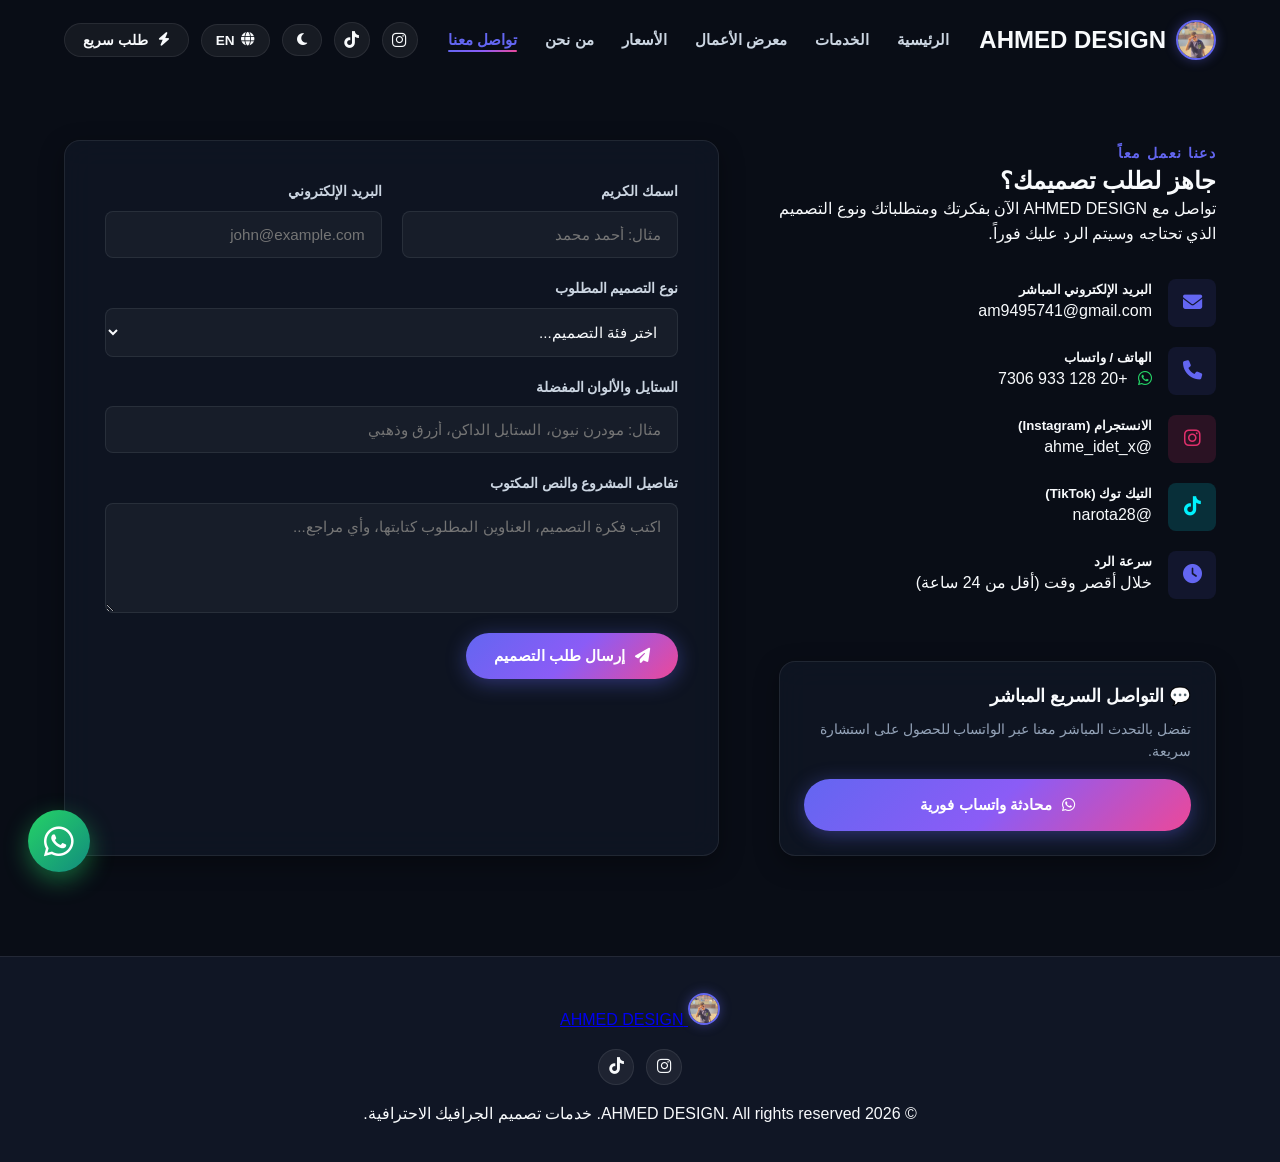
<file: .github/workflows/contact.html>
<!DOCTYPE html>
<html lang="ar" dir="rtl" data-theme="dark">
<head>
  <meta charset="UTF-8">
  <meta name="viewport" content="width=device-width, initial-scale=1.0">
  <title>AHMED DESIGN - تواصل معنا واطلب تصميمك | Contact Us</title>
  <meta name="description" content="تواصل مباشرة مع AHMED DESIGN لطلب تصميمات الجرافيك، غلاف يوتيوب، شعارات، وإعلانات تجارية عبر الواتساب أو البريد الإلكتروني.">

  <!-- Open Graph / Social Sharing -->
  <meta property="og:type" content="website">
  <meta property="og:title" content="AHMED DESIGN - تواصل معنا واطلب تصميمك">
  <meta property="og:description" content="تواصل مباشرة مع AHMED DESIGN عبر الواتساب أو البريد الإلكتروني لطلب تصميم احترافي.">
  <meta property="og:image" content="profile.jpg">
  <meta name="twitter:card" content="summary_large_image">
  <meta name="twitter:title" content="AHMED DESIGN - تواصل معنا">
  <meta name="twitter:image" content="profile.jpg">

  <!-- Security Meta Tags -->
  <meta http-equiv="X-Content-Type-Options" content="nosniff">
  <meta http-equiv="X-Frame-Options" content="SAMEORIGIN">
  <meta name="referrer" content="strict-origin-when-cross-origin">
  <meta http-equiv="Content-Security-Policy" content="default-src 'self' 'unsafe-inline' 'unsafe-eval' https: data: blob:; img-src 'self' data: https: blob:; style-src 'self' 'unsafe-inline' https:; font-src 'self' https: data:;">

  <!-- FontAwesome CDN -->
  <link rel="stylesheet" href="https://cdnjs.cloudflare.com/ajax/libs/font-awesome/6.4.0/css/all.min.css" crossorigin="anonymous" referrerpolicy="no-referrer">
  
  <!-- Google Fonts -->
  <link rel="preconnect" href="https://fonts.googleapis.com">
  <link rel="preconnect" href="https://fonts.gstatic.com" crossorigin>
  <link href="https://fonts.googleapis.com/css2?family=Cairo:wght@400;600;700;800&family=Plus+Jakarta+Sans:wght@400;500;600;700;800&display=swap" rel="stylesheet">

  <!-- Favicon with Circular Profile Image -->
  <link rel="icon" type="image/jpeg" href="profile.jpg">

  <link rel="stylesheet" href="style.css">
</head>
<body>

  <!-- ✨ Loading Screen -->
  <div class="loading-screen" id="loading-screen">
    <div class="loading-inner">
      <div class="loading-logo">
        <img src="profile.jpg" alt="AHMED DESIGN" style="width: 70px; height: 70px; border-radius: 50%; object-fit: cover; border: 3px solid var(--color-primary); box-shadow: 0 0 20px rgba(99, 102, 241, 0.6);">
      </div>
      <div class="loading-ring"></div>
      <p class="loading-text">AHMED DESIGN</p>
    </div>
  </div>

  <!-- Header Navigation -->
  <header class="header-nav" id="header-nav">
    <div class="container nav-container">
      <a href="index.html" class="logo" id="nav-logo">
        <img src="profile.jpg" alt="AHMED DESIGN" class="logo-avatar">
        <span>AHMED DESIGN</span>
      </a>
      
      <button class="mobile-menu-btn" id="mobile-menu-btn" aria-label="القائمة">
        <span></span>
        <span></span>
        <span></span>
      </button>
      
      <ul class="nav-links" id="nav-links">
        <li><a href="index.html" data-ar="الرئيسية" data-en="Home">الرئيسية</a></li>
        <li><a href="services.html" data-ar="الخدمات" data-en="Services">الخدمات</a></li>
        <li><a href="portfolio.html" data-ar="معرض الأعمال" data-en="Portfolio">معرض الأعمال</a></li>
        <li><a href="pricing.html" data-ar="الأسعار" data-en="Pricing">الأسعار</a></li>
        <li><a href="about.html" data-ar="من نحن" data-en="About Us">من نحن</a></li>
        <li><a href="contact.html" data-ar="تواصل معنا" data-en="Contact">تواصل معنا</a></li>
      </ul>
      
      <div class="nav-controls">
        <!-- Social Media Buttons -->
        <a href="https://www.instagram.com/ahme_idet_x" target="_blank" rel="noopener noreferrer" class="social-icon-btn instagram" title="الانستجرام - Instagram">
          <i class="fa-brands fa-instagram"></i>
        </a>
        <a href="https://www.tiktok.com/@narota28" target="_blank" rel="noopener noreferrer" class="social-icon-btn tiktok" title="التيك توك - TikTok">
          <i class="fa-brands fa-tiktok"></i>
        </a>

        <button class="theme-toggle-btn" id="theme-toggle-btn" title="تغيير الوضع">
          <i class="fa-solid fa-moon" id="theme-icon"></i>
        </button>
        <button class="lang-toggle-btn" id="lang-toggle-btn" title="Switch Language">
          <i class="fa-solid fa-globe"></i> <span id="lang-text">EN</span>
        </button>
        <button class="btn btn-secondary btn-sm" id="open-quick-modal-btn">
          <i class="fa-solid fa-bolt"></i> <span data-ar="طلب سريع" data-en="Quick Order">طلب سريع</span>
        </button>
      </div>
    </div>
  </header>

  <!-- Contact & Request Form Section -->
  <section class="contact-section" style="padding-top: 140px;" id="contact">
    <div class="container contact-grid">
      <div class="contact-info reveal">
        <div class="contact-header">
          <span class="section-subtitle" data-ar="دعنا نعمل معاً" data-en="Let's Work Together">دعنا نعمل معاً</span>
          <h2 class="contact-title" data-ar="جاهز لطلب تصميمك؟" data-en="Ready to Start?">جاهز لطلب تصميمك؟</h2>
          <p class="contact-desc" data-ar="تواصل مع AHMED DESIGN الآن بفكرتك ومتطلباتك ونوع التصميم الذي تحتاجه وسيتم الرد عليك فوراً." data-en="Contact AHMED DESIGN with your idea, requirements, and preferred design style for immediate support.">
            تواصل مع AHMED DESIGN الآن بفكرتك ومتطلباتك ونوع التصميم الذي تحتاجه وسيتم الرد عليك فوراً.
          </p>
        </div>
        
        <div class="contact-list">
          <div class="contact-item">
            <div class="contact-icon-box"><i class="fa-solid fa-envelope"></i></div>
            <div class="contact-item-details">
              <h5 data-ar="البريد الإلكتروني المباشر" data-en="Direct Email">البريد الإلكتروني المباشر</h5>
              <p><a href="mailto:am9495741@gmail.com" style="color: var(--text-primary); text-decoration: none;">am9495741@gmail.com</a></p>
            </div>
          </div>
          <div class="contact-item">
            <div class="contact-icon-box"><i class="fa-solid fa-phone"></i></div>
            <div class="contact-item-details">
              <h5 data-ar="الهاتف / واتساب" data-en="Phone / WhatsApp">الهاتف / واتساب</h5>
              <p><a href="https://wa.me/201289337306?text=%D8%A3%D9%87%D9%84%D8%A7%D9%8B%20%D8%A8%D9%83%D8%8C%20%D8%B3%D9%8A%D8%AA%D9%85%20%D8%A7%D9%84%D8%B1%D8%AF%20%D8%B9%D9%84%D9%8A%D9%83%20%D9%81%D9%8A%20%D8%A3%D9%82%D8%B1%D8%A8%20%D9%88%D9%82%D8%AA" target="_blank" rel="noopener noreferrer" style="color: var(--text-primary); text-decoration: none;"><i class="fa-brands fa-whatsapp" style="color: #25d366; margin-left: 6px;"></i> +20 128 933 7306</a></p>
            </div>
          </div>
          <div class="contact-item">
            <div class="contact-icon-box" style="background: rgba(225, 48, 108, 0.15); color: #e1306c;"><i class="fa-brands fa-instagram"></i></div>
            <div class="contact-item-details">
              <h5 data-ar="الانستجرام (Instagram)" data-en="Instagram Profile">الانستجرام (Instagram)</h5>
              <p><a href="https://www.instagram.com/ahme_idet_x" target="_blank" rel="noopener noreferrer" style="color: var(--text-primary); text-decoration: none;">@ahme_idet_x</a></p>
            </div>
          </div>
          <div class="contact-item">
            <div class="contact-icon-box" style="background: rgba(0, 242, 254, 0.15); color: #00f2fe;"><i class="fa-brands fa-tiktok"></i></div>
            <div class="contact-item-details">
              <h5 data-ar="التيك توك (TikTok)" data-en="TikTok Profile">التيك توك (TikTok)</h5>
              <p><a href="https://www.tiktok.com/@narota28" target="_blank" rel="noopener noreferrer" style="color: var(--text-primary); text-decoration: none;">@narota28</a></p>
            </div>
          </div>
          <div class="contact-item">
            <div class="contact-icon-box"><i class="fa-solid fa-clock"></i></div>
            <div class="contact-item-details">
              <h5 data-ar="سرعة الرد" data-en="Response Time">سرعة الرد</h5>
              <p data-ar="خلال أقصر وقت (أقل من 24 ساعة)" data-en="Within 24 Hours">خلال أقصر وقت (أقل من 24 ساعة)</p>
            </div>
          </div>
        </div>

        <!-- Direct WhatsApp Box Card -->
        <div class="glass-card" style="margin-top: 30px; padding: 24px;">
          <h4 style="margin-bottom: 10px; font-size: 1.1rem;" data-ar="💬 التواصل السريع المباشر" data-en="💬 Direct Instant Chat">💬 التواصل السريع المباشر</h4>
          <p style="font-size: 0.88rem; color: var(--text-muted); margin-bottom: 16px;" data-ar="تفضل بالتحدث المباشر معنا عبر الواتساب للحصول على استشارة سريعة." data-en="Chat directly on WhatsApp for instant inquiries and orders.">
            تفضل بالتحدث المباشر معنا عبر الواتساب للحصول على استشارة سريعة.
          </p>
          <a href="https://wa.me/201289337306?text=%D8%A3%D9%87%D9%84%D8%A7%D9%8B%20%D8%A8%D9%83%D8%8C%20%D8%B3%D9%8A%D8%AA%D9%85%20%D8%A7%D9%84%D8%B1%D8%AF%20%D8%B9%D9%84%D9%8A%D9%83%20%D9%81%D9%8A%20%D8%A3%D9%82%D8%B1%D8%A8%20%D9%88%D9%82%D8%AA" target="_blank" rel="noopener noreferrer" class="btn btn-primary btn-block">
            <i class="fa-brands fa-whatsapp"></i> <span data-ar="محادثة واتساب فورية" data-en="Chat on WhatsApp">محادثة واتساب فورية</span>
          </a>
        </div>
      </div>
      
      <div class="glass-card contact-form-card reveal">
        <form class="contact-form" id="design-request-form" autocomplete="off">
          <div class="form-group-row">
            <div class="form-group">
              <label for="client-name" data-ar="اسمك الكريم" data-en="Your Name">اسمك الكريم</label>
              <input type="text" id="client-name" name="name" class="form-control" placeholder="مثال: أحمد محمد" required maxlength="100">
            </div>
            <div class="form-group">
              <label for="client-email" data-ar="البريد الإلكتروني" data-en="Email Address">البريد الإلكتروني</label>
              <input type="email" id="client-email" name="email" class="form-control" placeholder="john@example.com" required maxlength="100">
            </div>
          </div>
          
          <div class="form-group">
            <label for="request-type" data-ar="نوع التصميم المطلوب" data-en="Design Request Type">نوع التصميم المطلوب</label>
            <select id="request-type" name="category" class="form-control" required>
              <option value="" disabled selected data-ar="اختر فئة التصميم..." data-en="Select a design category...">اختر فئة التصميم...</option>
              <option value="صورة مصغرة">صورة مصغرة (100 ج.م / $2.00)</option>
              <option value="بوست / إعلان">بوست / إعلان (100 ج.م / $2.00)</option>
              <option value="تصميم شعار (لوجو)">تصميم شعار - لوجو (100 ج.م / $2.00)</option>
              <option value="تصميمات تجارية">تصميمات تجارية (150 ج.م / $2.50)</option>
              <option value="تصميمات خاصة كبيرة">تصميمات خاصة كبيرة (300 ج.م / $3.00)</option>
            </select>
          </div>
          
          <div class="form-group">
            <label for="request-style" data-ar="الستايل والألوان المفضلة" data-en="Preferred Style & Colors">الستايل والألوان المفضلة</label>
            <input type="text" id="request-style" name="style" class="form-control" placeholder="مثال: مودرن نيون، الستايل الداكن، أزرق وذهبي" required maxlength="150">
          </div>
          
          <div class="form-group">
            <label for="request-details" data-ar="تفاصيل المشروع والنص المكتوب" data-en="Project Details & Text">تفاصيل المشروع والنص المكتوب</label>
            <textarea id="request-details" name="requirements" class="form-control" placeholder="اكتب فكرة التصميم، العناوين المطلوب كتابتها، وأي مراجع..." required maxlength="1000"></textarea>
          </div>
          
          <button type="submit" class="btn btn-primary" id="form-submit-btn" style="align-self: flex-start;">
            <i class="fa-solid fa-paper-plane"></i> <span data-ar="إرسال طلب التصميم" data-en="Send Design Request">إرسال طلب التصميم</span>
          </button>
          
          <!-- Success feedback -->
          <div class="submit-alert" id="submit-success-alert">
            <i class="fa-solid fa-circle-check"></i>
            <span data-ar="تم استلام طلبك بنجاح! سيتم التواصل معك في أقرب وقت." data-en="Success! AHMED DESIGN has received your request and will reach out shortly.">تم استلام طلبك بنجاح! سيتم التواصل معك في أقرب وقت.</span>
          </div>
        </form>
      </div>
    </div>
  </section>

  <!-- Footer -->
  <footer class="footer">
    <div class="container footer-container">
      <a href="index.html" class="footer-logo">
        <img src="profile.jpg" alt="AHMED DESIGN" class="logo-avatar" style="width: 32px; height: 32px;">
        <span>AHMED DESIGN</span>
      </a>
      <div style="display: flex; align-items: center; gap: 12px;">
        <a href="https://www.instagram.com/ahme_idet_x" target="_blank" rel="noopener noreferrer" class="social-icon-btn instagram" title="Instagram">
          <i class="fa-brands fa-instagram"></i>
        </a>
        <a href="https://www.tiktok.com/@narota28" target="_blank" rel="noopener noreferrer" class="social-icon-btn tiktok" title="TikTok">
          <i class="fa-brands fa-tiktok"></i>
        </a>
      </div>
      <p class="footer-copyright">
        &copy; 2026 AHMED DESIGN. All rights reserved. خدمات تصميم الجرافيك الاحترافية.
      </p>
    </div>
  </footer>

  <!-- Quick Request Modal Popup -->
  <div class="modal-backdrop" id="quick-order-modal">
    <div class="modal-card quick-modal-card">
      <button class="modal-close" id="quick-modal-close" aria-label="إغلاق"><i class="fa-solid fa-xmark"></i></button>
      <div class="quick-modal-header">
        <i class="fa-solid fa-bolt modal-icon"></i>
        <h3 data-ar="طلب تصميم سريع عبر الواتساب" data-en="Quick WhatsApp Order">طلب تصميم سريع عبر الواتساب</h3>
      </div>
      <form id="quick-order-form" autocomplete="off">
        <div class="form-group">
          <label data-ar="اسمك الكريم:" data-en="Your Name:">اسمك الكريم:</label>
          <input type="text" id="modal-client-name" class="form-control" placeholder="مثال: أحمد" required maxlength="100">
        </div>
        <div class="form-group">
          <label data-ar="نوع التصميم المطلوب:" data-en="Select Design:">نوع التصميم المطلوب:</label>
          <select id="modal-service-select" class="form-control" required>
            <option value="صورة مصغرة">صورة مصغرة (100 ج.م / $2.00)</option>
            <option value="بوست / إعلان">بوست / إعلان (100 ج.م / $2.00)</option>
            <option value="تصميم شعار (لوجو)">تصميم شعار - لوجو (100 ج.م / $2.00)</option>
            <option value="تصميمات تجارية">تصميمات تجارية (150 ج.م / $2.50)</option>
            <option value="تصميمات خاصة كبيرة">تصميمات خاصة كبيرة (300 ج.م / $3.00)</option>
          </select>
        </div>
        <div class="form-group">
          <label data-ar="ملاحظات وفكرة التصميم:" data-en="Design Notes:">ملاحظات وفكرة التصميم:</label>
          <textarea id="modal-notes" class="form-control" placeholder="اكتب عنوان التصميم أو الملاحظات البسيطة..." required maxlength="500"></textarea>
        </div>
        <button type="submit" class="btn btn-primary btn-block">
          <i class="fa-brands fa-whatsapp"></i> <span data-ar="تأكيد والفتح في الواتساب" data-en="Confirm & Open WhatsApp">تأكيد والفتح في الواتساب</span>
        </button>
      </form>
    </div>
  </div>

  <!-- Floating WhatsApp Action Button -->
  <a href="https://wa.me/201289337306?text=%D8%A3%D9%87%D9%84%D8%A7%D9%8B%20%D8%A8%D9%83%D8%8C%20%D8%B3%D9%8A%D8%AA%D9%85%20%D8%A7%D9%84%D8%B1%D8%AF%20%D8%B9%D9%84%D9%8A%D9%83%20%D9%81%D9%8A%20%D8%A3%D9%82%D8%B1%D8%A8%20%D9%88%D9%82%D8%AA" 
     class="whatsapp-float-btn" target="_blank" rel="noopener noreferrer" aria-label="Contact via WhatsApp">
    <i class="fa-brands fa-whatsapp"></i>
  </a>

  <!-- Scroll To Top Button -->
  <button class="scroll-top-btn" id="scroll-top-btn" aria-label="العودة لأعلى">
    <i class="fa-solid fa-chevron-up"></i>
  </button>

  <script src="app.js"></script>
  <script src="script.js"></script>
  <script>
    (function () {
      var ls = document.getElementById('loading-screen');
      if (!ls) return;
      function hide() { ls.classList.add('hidden'); }
      setTimeout(hide, 800);
      if (document.readyState === 'complete' || document.readyState === 'interactive') {
        setTimeout(hide, 300);
      } else {
        document.addEventListener('DOMContentLoaded', function () { setTimeout(hide, 300); });
      }
    })();
  </script>
</body>
</html>
</file>
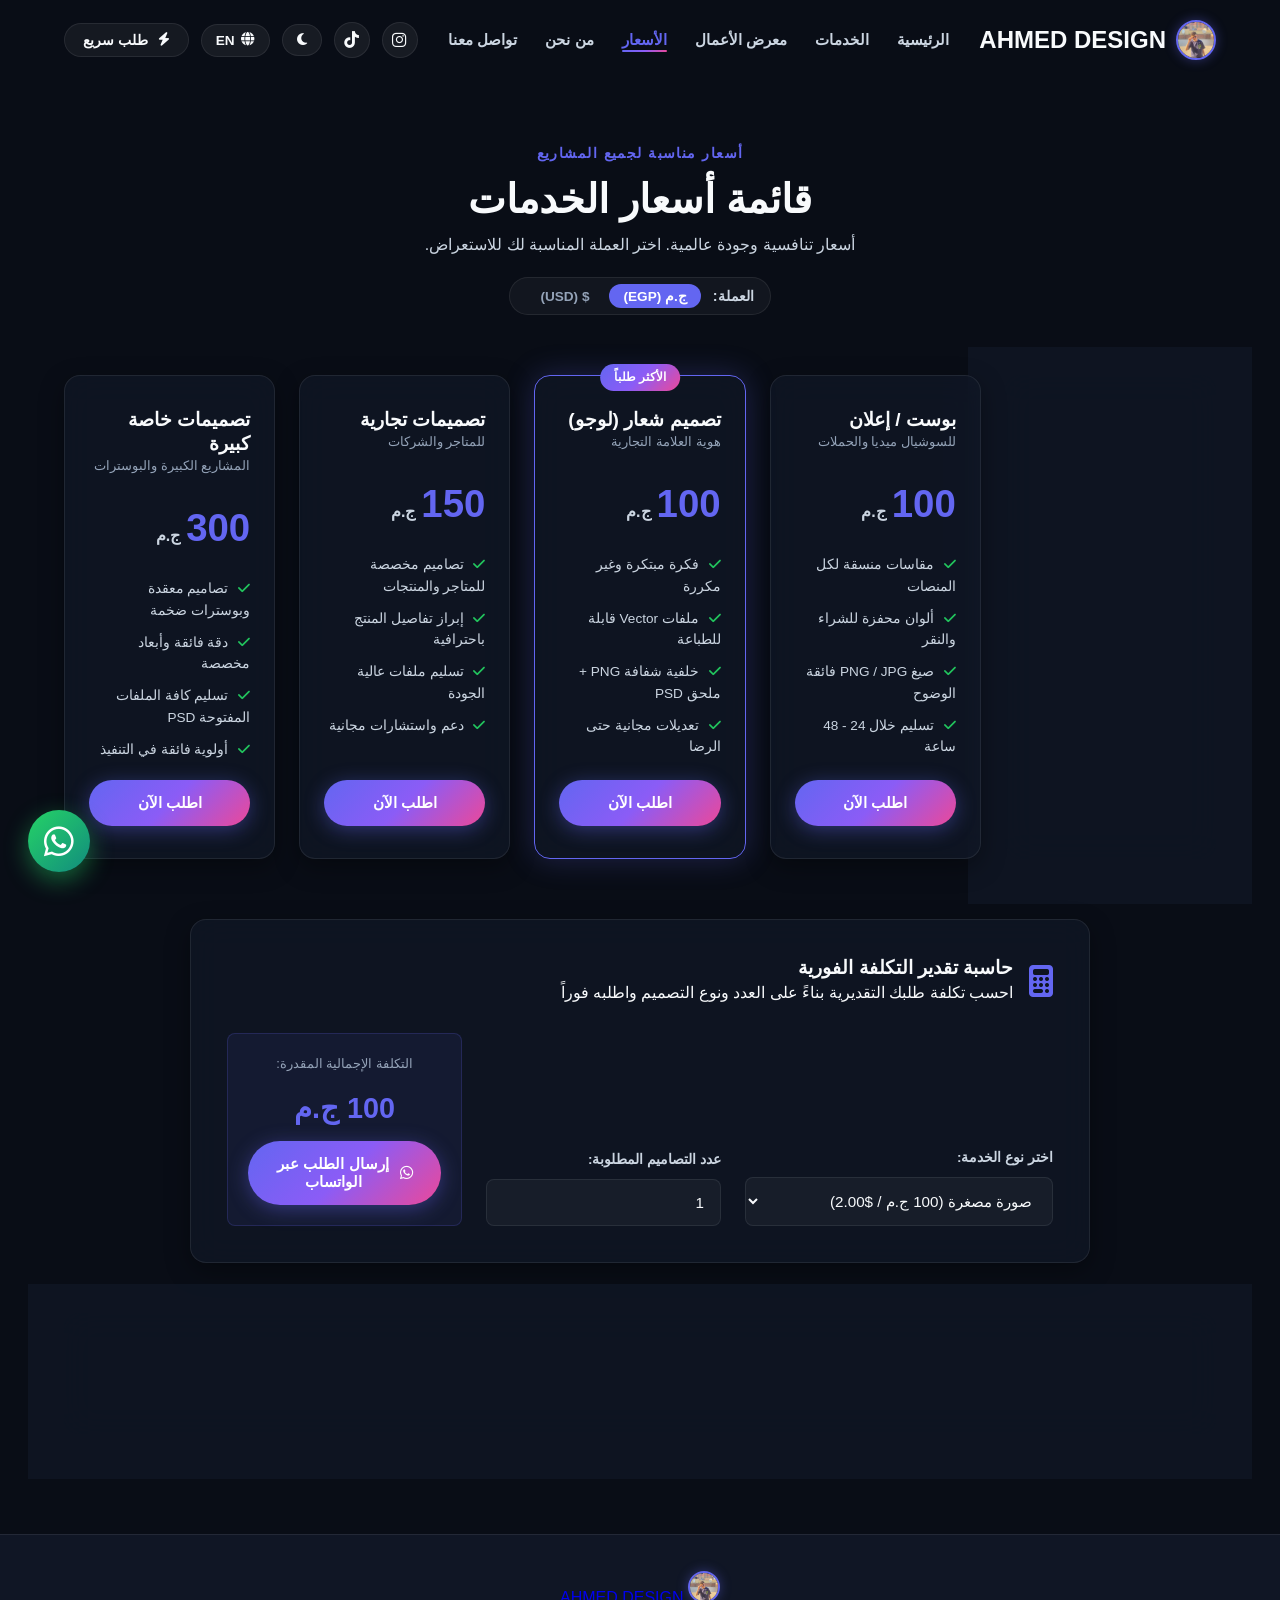
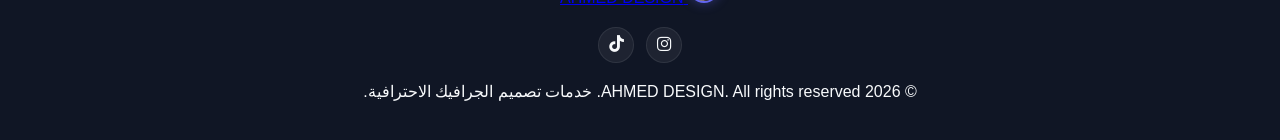
<file: .github/workflows/pricing.html>
<!DOCTYPE html>
<html lang="ar" dir="rtl" data-theme="dark">
<head>
  <meta charset="UTF-8">
  <meta name="viewport" content="width=device-width, initial-scale=1.0">
  <title>AHMED DESIGN - قائمة الأسعار وحاسبة التكلفة | Pricing</title>
  <meta name="description" content="قائمة أسعار خدمات AHMED DESIGN وحاسبة تقدير التكلفة الفورية. اختر بين الجنيه المصري والدولار الأمريكي واطلب تصميمك فوراً.">

  <!-- Open Graph / Social Sharing -->
  <meta property="og:type" content="website">
  <meta property="og:title" content="AHMED DESIGN - قائمة الأسعار والباقات">
  <meta property="og:description" content="أسعار تصميم الجرافيك بالجنيه المصري والدولار - خدمات AHMED DESIGN الاحترافية.">
  <meta property="og:image" content="profile.jpg">
  <meta name="twitter:card" content="summary_large_image">
  <meta name="twitter:title" content="AHMED DESIGN - الأسعار">
  <meta name="twitter:image" content="profile.jpg">

  <!-- Security Meta Tags -->
  <meta http-equiv="X-Content-Type-Options" content="nosniff">
  <meta http-equiv="X-Frame-Options" content="SAMEORIGIN">
  <meta name="referrer" content="strict-origin-when-cross-origin">
  <meta http-equiv="Content-Security-Policy" content="default-src 'self' 'unsafe-inline' 'unsafe-eval' https: data: blob:; img-src 'self' data: https: blob:; style-src 'self' 'unsafe-inline' https:; font-src 'self' https: data:;">

  <!-- FontAwesome CDN -->
  <link rel="stylesheet" href="https://cdnjs.cloudflare.com/ajax/libs/font-awesome/6.4.0/css/all.min.css" crossorigin="anonymous" referrerpolicy="no-referrer">
  
  <!-- Google Fonts -->
  <link rel="preconnect" href="https://fonts.googleapis.com">
  <link rel="preconnect" href="https://fonts.gstatic.com" crossorigin>
  <link href="https://fonts.googleapis.com/css2?family=Cairo:wght@400;600;700;800&family=Plus+Jakarta+Sans:wght@400;500;600;700;800&display=swap" rel="stylesheet">

  <!-- Favicon with Circular Profile Image -->
  <link rel="icon" type="image/jpeg" href="profile.jpg">

  <link rel="stylesheet" href="style.css">
</head>
<body>

  <!-- ✨ Loading Screen -->
  <div class="loading-screen" id="loading-screen">
    <div class="loading-inner">
      <div class="loading-logo">
        <img src="profile.jpg" alt="AHMED DESIGN" style="width: 70px; height: 70px; border-radius: 50%; object-fit: cover; border: 3px solid var(--color-primary); box-shadow: 0 0 20px rgba(99, 102, 241, 0.6);">
      </div>
      <div class="loading-ring"></div>
      <p class="loading-text">AHMED DESIGN</p>
    </div>
  </div>

  <!-- Header Navigation -->
  <header class="header-nav" id="header-nav">
    <div class="container nav-container">
      <a href="index.html" class="logo" id="nav-logo">
        <img src="profile.jpg" alt="AHMED DESIGN" class="logo-avatar">
        <span>AHMED DESIGN</span>
      </a>
      
      <button class="mobile-menu-btn" id="mobile-menu-btn" aria-label="القائمة">
        <span></span>
        <span></span>
        <span></span>
      </button>
      
      <ul class="nav-links" id="nav-links">
        <li><a href="index.html" data-ar="الرئيسية" data-en="Home">الرئيسية</a></li>
        <li><a href="services.html" data-ar="الخدمات" data-en="Services">الخدمات</a></li>
        <li><a href="portfolio.html" data-ar="معرض الأعمال" data-en="Portfolio">معرض الأعمال</a></li>
        <li><a href="pricing.html" data-ar="الأسعار" data-en="Pricing">الأسعار</a></li>
        <li><a href="about.html" data-ar="من نحن" data-en="About Us">من نحن</a></li>
        <li><a href="contact.html" data-ar="تواصل معنا" data-en="Contact">تواصل معنا</a></li>
      </ul>
      
      <div class="nav-controls">
        <!-- Social Media Buttons -->
        <a href="https://www.instagram.com/ahme_idet_x" target="_blank" rel="noopener noreferrer" class="social-icon-btn instagram" title="الانستجرام - Instagram">
          <i class="fa-brands fa-instagram"></i>
        </a>
        <a href="https://www.tiktok.com/@narota28" target="_blank" rel="noopener noreferrer" class="social-icon-btn tiktok" title="التيك توك - TikTok">
          <i class="fa-brands fa-tiktok"></i>
        </a>

        <button class="theme-toggle-btn" id="theme-toggle-btn" title="تغيير الوضع">
          <i class="fa-solid fa-moon" id="theme-icon"></i>
        </button>
        <button class="lang-toggle-btn" id="lang-toggle-btn" title="Switch Language">
          <i class="fa-solid fa-globe"></i> <span id="lang-text">EN</span>
        </button>
        <button class="btn btn-secondary btn-sm" id="open-quick-modal-btn">
          <i class="fa-solid fa-bolt"></i> <span data-ar="طلب سريع" data-en="Quick Order">طلب سريع</span>
        </button>
      </div>
    </div>
  </header>

  <!-- Pricing & Cost Calculator Section -->
  <section class="services-section" style="padding-top: 140px;">
    <div class="container">
      <div class="section-header reveal">
        <span class="section-subtitle" data-ar="أسعار مناسبة لجميع المشاريع" data-en="Affordable Rates">أسعار مناسبة لجميع المشاريع</span>
        <h2 class="section-title" data-ar="قائمة أسعار الخدمات" data-en="Service Pricing List">قائمة أسعار الخدمات</h2>
        <p class="section-desc" data-ar="أسعار تنافسية وجودة عالمية. اختر العملة المناسبة لك للاستعراض." data-en="Transparent competitive pricing with top quality. Switch currency to view rates.">
          أسعار تنافسية وجودة عالمية. اختر العملة المناسبة لك للاستعراض.
        </p>
        
        <!-- Currency Toggle Switcher -->
        <div class="currency-toggle-wrapper">
          <span class="currency-label" data-ar="العملة:" data-en="Currency:">العملة:</span>
          <div class="currency-switch-btns">
            <button class="curr-btn active" data-curr="egp">ج.م (EGP)</button>
            <button class="curr-btn" data-curr="usd">$ (USD)</button>
          </div>
        </div>
      </div>

      <!-- Pricing Cards Grid -->
      <div class="pricing-grid reveal">
        <!-- Price Card 1: Thumbnail -->
        <div class="glass-card pricing-card">
          <div class="pricing-header">
            <h3 data-ar="صورة مصغرة" data-en="YouTube Thumbnail">صورة مصغرة</h3>
            <p data-ar="للفيديوهات والقنوات" data-en="For Videos & Channels">للفيديوهات والقنوات</p>
          </div>
          <div class="pricing-amount">
            <span class="price-val" data-egp="100" data-usd="2.00">100</span>
            <span class="price-unit" data-egp="ج.م" data-usd="$">ج.م</span>
          </div>
          <ul class="pricing-features">
            <li><i class="fa-solid fa-check"></i> <span data-ar="تصميم عالي النقر (High CTR)" data-en="High-CTR Design">تصميم عالي النقر (High CTR)</span></li>
            <li><i class="fa-solid fa-check"></i> <span data-ar="دقة فول HD 1080p" data-en="Full HD 1080p Resolution">دقة فول HD 1080p</span></li>
            <li><i class="fa-solid fa-check"></i> <span data-ar="تعديلات مجانية متكررة" data-en="Free Revisions">تعديلات مجانية متكررة</span></li>
            <li><i class="fa-solid fa-check"></i> <span data-ar="تسليم سريع خلال 24 ساعة" data-en="Fast 24h Delivery">تسليم سريع خلال 24 ساعة</span></li>
          </ul>
          <button class="btn btn-primary btn-block quick-order-trigger" data-service="صورة مصغرة" data-egp="100" data-usd="2.00" data-ar="اطلب الآن" data-en="Order Now">اطلب الآن</button>
        </div>

        <!-- Price Card 2: Ad / Post -->
        <div class="glass-card pricing-card">
          <div class="pricing-header">
            <h3 data-ar="بوست / إعلان" data-en="Ad & Post Design">بوست / إعلان</h3>
            <p data-ar="للسوشيال ميديا والحملات" data-en="For Social Campaigns">للسوشيال ميديا والحملات</p>
          </div>
          <div class="pricing-amount">
            <span class="price-val" data-egp="100" data-usd="2.00">100</span>
            <span class="price-unit" data-egp="ج.م" data-usd="$">ج.م</span>
          </div>
          <ul class="pricing-features">
            <li><i class="fa-solid fa-check"></i> <span data-ar="مقاسات منسقة لكل المنصات" data-en="Optimized Sizes">مقاسات منسقة لكل المنصات</span></li>
            <li><i class="fa-solid fa-check"></i> <span data-ar="ألوان محفزة للشراء والنقر" data-en="High Conversion Colors">ألوان محفزة للشراء والنقر</span></li>
            <li><i class="fa-solid fa-check"></i> <span data-ar="صيغ PNG / JPG فائقة الوضوح" data-en="Ultra HD PNG / JPG">صيغ PNG / JPG فائقة الوضوح</span></li>
            <li><i class="fa-solid fa-check"></i> <span data-ar="تسليم خلال 24 - 48 ساعة" data-en="Fast Turnaround">تسليم خلال 24 - 48 ساعة</span></li>
          </ul>
          <button class="btn btn-primary btn-block quick-order-trigger" data-service="بوست / إعلان" data-egp="100" data-usd="2.00" data-ar="اطلب الآن" data-en="Order Now">اطلب الآن</button>
        </div>

        <!-- Price Card 3: Logo -->
        <div class="glass-card pricing-card popular">
          <div class="popular-badge" data-ar="الأكثر طلباً" data-en="Most Popular">الأكثر طلباً</div>
          <div class="pricing-header">
            <h3 data-ar="تصميم شعار (لوجو)" data-en="Logo Design">تصميم شعارات (لوجو)</h3>
            <p data-ar="هوية العلامة التجارية" data-en="Brand Identity Mark">هوية العلامة التجارية</p>
          </div>
          <div class="pricing-amount">
            <span class="price-val" data-egp="100" data-usd="2.00">100</span>
            <span class="price-unit" data-egp="ج.م" data-usd="$">ج.م</span>
          </div>
          <ul class="pricing-features">
            <li><i class="fa-solid fa-check"></i> <span data-ar="فكرة مبتكرة وغير مكررة" data-en="Unique Original Concept">فكرة مبتكرة وغير مكررة</span></li>
            <li><i class="fa-solid fa-check"></i> <span data-ar="ملفات Vector قابلة للطباعة" data-en="Print-Ready Vector Files">ملفات Vector قابلة للطباعة</span></li>
            <li><i class="fa-solid fa-check"></i> <span data-ar="خلفية شفافة PNG + ملحق PSD" data-en="Transparent PNG + PSD">خلفية شفافة PNG + ملحق PSD</span></li>
            <li><i class="fa-solid fa-check"></i> <span data-ar="تعديلات مجانية حتى الرضا" data-en="Unlimited Revisions">تعديلات مجانية حتى الرضا</span></li>
          </ul>
          <button class="btn btn-primary btn-block quick-order-trigger" data-service="تصميم شعار (لوجو)" data-egp="100" data-usd="2.00" data-ar="اطلب الآن" data-en="Order Now">اطلب الآن</button>
        </div>

        <!-- Price Card 4: Commercial Designs -->
        <div class="glass-card pricing-card">
          <div class="pricing-header">
            <h3 data-ar="تصميمات تجارية" data-en="Commercial Designs">تصميمات تجارية</h3>
            <p data-ar="للمتاجر والشركات" data-en="For Stores & Businesses">للمتاجر والشركات</p>
          </div>
          <div class="pricing-amount">
            <span class="price-val" data-egp="150" data-usd="2.50">150</span>
            <span class="price-unit" data-egp="ج.م" data-usd="$">ج.م</span>
          </div>
          <ul class="pricing-features">
            <li><i class="fa-solid fa-check"></i> <span data-ar="تصاميم مخصصة للمتاجر والمنتجات" data-en="Product & E-Com Graphics">تصاميم مخصصة للمتاجر والمنتجات</span></li>
            <li><i class="fa-solid fa-check"></i> <span data-ar="إبراز تفاصيل المنتج باحترافية" data-en="Product Focus & Highlights">إبراز تفاصيل المنتج باحترافية</span></li>
            <li><i class="fa-solid fa-check"></i> <span data-ar="تسليم ملفات عالية الجودة" data-en="High-Res Asset Export">تسليم ملفات عالية الجودة</span></li>
            <li><i class="fa-solid fa-check"></i> <span data-ar="دعم واستشارات مجانية" data-en="Design Consultation">دعم واستشارات مجانية</span></li>
          </ul>
          <button class="btn btn-primary btn-block quick-order-trigger" data-service="تصميمات تجارية" data-egp="150" data-usd="2.50" data-ar="اطلب الآن" data-en="Order Now">اطلب الآن</button>
        </div>

        <!-- Price Card 5: Large Custom Designs -->
        <div class="glass-card pricing-card">
          <div class="pricing-header">
            <h3 data-ar="تصميمات خاصة كبيرة" data-en="Large Custom Designs">تصميمات خاصة كبيرة</h3>
            <p data-ar="المشاريع الكبيرة والبوسترات" data-en="Large Projects & Posters">المشاريع الكبيرة والبوسترات</p>
          </div>
          <div class="pricing-amount">
            <span class="price-val" data-egp="300" data-usd="3.00">300</span>
            <span class="price-unit" data-egp="ج.م" data-usd="$">ج.م</span>
          </div>
          <ul class="pricing-features">
            <li><i class="fa-solid fa-check"></i> <span data-ar="تصاميم معقدة وبوسترات ضخمة" data-en="Complex Posters & Visuals">تصاميم معقدة وبوسترات ضخمة</span></li>
            <li><i class="fa-solid fa-check"></i> <span data-ar="دقة فائقة وأبعاد مخصصة" data-en="Bespoke Custom Dimensions">دقة فائقة وأبعاد مخصصة</span></li>
            <li><i class="fa-solid fa-check"></i> <span data-ar="تسليم كافة الملفات المفتوحة PSD" data-en="Full Source PSD Delivery">تسليم كافة الملفات المفتوحة PSD</span></li>
            <li><i class="fa-solid fa-check"></i> <span data-ar="أولوية فائقة في التنفيذ" data-en="Top Priority Execution">أولوية فائقة في التنفيذ</span></li>
          </ul>
          <button class="btn btn-primary btn-block quick-order-trigger" data-service="تصميمات خاصة كبيرة" data-egp="300" data-usd="3.00" data-ar="اطلب الآن" data-en="Order Now">اطلب الآن</button>
        </div>
      </div>

      <!-- Interactive Cost Estimator Calculator Widget -->
      <div class="calculator-card glass-card reveal" style="margin-top: 60px;">
        <div class="calc-header">
          <i class="fa-solid fa-calculator calc-icon"></i>
          <div>
            <h3 data-ar="حاسبة تقدير التكلفة الفورية" data-en="Instant Order Cost Estimator">حاسبة تقدير التكلفة الفورية</h3>
            <p data-ar="احسب تكلفة طلبك التقديرية بناءً على العدد ونوع التصميم واطلبه فوراً" data-en="Calculate your estimated order cost based on quantity and design type.">
              احسب تكلفة طلبك التقديرية بناءً على العدد ونوع التصميم واطلبه فوراً
            </p>
          </div>
        </div>

        <div class="calc-body-grid">
          <div class="calc-group">
            <label data-ar="اختر نوع الخدمة:" data-en="Select Service Type:">اختر نوع الخدمة:</label>
            <select id="calc-service" class="form-control">
              <option value="100|2.00|صورة مصغرة">صورة مصغرة (100 ج.م / $2.00)</option>
              <option value="100|2.00|بوست / إعلان">بوست / إعلان (100 ج.م / $2.00)</option>
              <option value="100|2.00|تصميم شعار (لوجو)">تصميم شعار (لوجو) (100 ج.م / $2.00)</option>
              <option value="150|2.50|تصميمات تجارية">تصميمات تجارية (150 ج.م / $2.50)</option>
              <option value="300|3.00|تصميمات خاصة كبيرة">تصميمات خاصة كبيرة (300 ج.م / $3.00)</option>
            </select>
          </div>

          <div class="calc-group">
            <label data-ar="عدد التصاميم المطلوبة:" data-en="Number of Designs:">عدد التصاميم المطلوبة:</label>
            <input type="number" id="calc-qty" class="form-control" value="1" min="1" max="50">
          </div>

          <div class="calc-result-box">
            <span class="calc-result-title" data-ar="التكلفة الإجمالية المقدرة:" data-en="Estimated Total:">التكلفة الإجمالية المقدرة:</span>
            <div class="calc-total-display">
              <span id="calc-total-val">100</span>
              <span id="calc-total-unit">ج.م</span>
            </div>
            <button class="btn btn-primary" id="calc-submit-btn">
              <i class="fa-brands fa-whatsapp"></i> <span data-ar="إرسال الطلب عبر الواتساب" data-en="Send Order via WhatsApp">إرسال الطلب عبر الواتساب</span>
            </button>
          </div>
        </div>
      </div>

      <!-- Payment Methods Banner -->
      <div class="glass-card reveal" style="margin-top: 50px; padding: 30px; text-align: center;">
        <h4 style="margin-bottom: 15px;" data-ar="💳 طرق الدفع المتاحة" data-en="💳 Available Payment Methods">💳 طرق الدفع المتاحة</h4>
        <p style="color: var(--text-secondary); font-size: 0.95rem; max-width: 700px; margin: 0 auto;" data-ar="فودافون كاش (Vodafone Cash) أو InstaPay من داخل مصر | PayPal والتحويلات البنكية للمشتركين عالمياً." data-en="Vodafone Cash & InstaPay in Egypt | PayPal & Wire Transfers internationally.">
          فودافون كاش (Vodafone Cash) أو InstaPay من داخل مصر | PayPal والتحويلات البنكية للمشتركين عالمياً.
        </p>
      </div>
    </div>
  </section>

  <!-- Footer -->
  <footer class="footer">
    <div class="container footer-container">
      <a href="index.html" class="footer-logo">
        <img src="profile.jpg" alt="AHMED DESIGN" class="logo-avatar" style="width: 32px; height: 32px;">
        <span>AHMED DESIGN</span>
      </a>
      <div style="display: flex; align-items: center; gap: 12px;">
        <a href="https://www.instagram.com/ahme_idet_x" target="_blank" rel="noopener noreferrer" class="social-icon-btn instagram" title="Instagram">
          <i class="fa-brands fa-instagram"></i>
        </a>
        <a href="https://www.tiktok.com/@narota28" target="_blank" rel="noopener noreferrer" class="social-icon-btn tiktok" title="TikTok">
          <i class="fa-brands fa-tiktok"></i>
        </a>
      </div>
      <p class="footer-copyright">
        &copy; 2026 AHMED DESIGN. All rights reserved. خدمات تصميم الجرافيك الاحترافية.
      </p>
    </div>
  </footer>

  <!-- Quick Request Modal Popup -->
  <div class="modal-backdrop" id="quick-order-modal">
    <div class="modal-card quick-modal-card">
      <button class="modal-close" id="quick-modal-close" aria-label="إغلاق"><i class="fa-solid fa-xmark"></i></button>
      <div class="quick-modal-header">
        <i class="fa-solid fa-bolt modal-icon"></i>
        <h3 data-ar="طلب تصميم سريع عبر الواتساب" data-en="Quick WhatsApp Order">طلب تصميم سريع عبر الواتساب</h3>
      </div>
      <form id="quick-order-form" autocomplete="off">
        <div class="form-group">
          <label data-ar="اسمك الكريم:" data-en="Your Name:">اسمك الكريم:</label>
          <input type="text" id="modal-client-name" class="form-control" placeholder="مثال: أحمد" required maxlength="100">
        </div>
        <div class="form-group">
          <label data-ar="نوع التصميم المطلوب:" data-en="Select Design:">نوع التصميم المطلوب:</label>
          <select id="modal-service-select" class="form-control" required>
            <option value="صورة مصغرة">صورة مصغرة (100 ج.م / $2.00)</option>
            <option value="بوست / إعلان">بوست / إعلان (100 ج.م / $2.00)</option>
            <option value="تصميم شعار (لوجو)">تصميم شعار - لوجو (100 ج.م / $2.00)</option>
            <option value="تصميمات تجارية">تصميمات تجارية (150 ج.م / $2.50)</option>
            <option value="تصميمات خاصة كبيرة">تصميمات خاصة كبيرة (300 ج.م / $3.00)</option>
          </select>
        </div>
        <div class="form-group">
          <label data-ar="ملاحظات وفكرة التصميم:" data-en="Design Notes:">ملاحظات وفكرة التصميم:</label>
          <textarea id="modal-notes" class="form-control" placeholder="اكتب عنوان التصميم أو الملاحظات البسيطة..." required maxlength="500"></textarea>
        </div>
        <button type="submit" class="btn btn-primary btn-block">
          <i class="fa-brands fa-whatsapp"></i> <span data-ar="تأكيد والفتح في الواتساب" data-en="Confirm & Open WhatsApp">تأكيد والفتح في الواتساب</span>
        </button>
      </form>
    </div>
  </div>

  <!-- Floating WhatsApp Action Button -->
  <a href="https://wa.me/201289337306?text=%D8%A3%D9%87%D9%84%D8%A7%D9%8B%20%D8%A8%D9%83%D8%8C%20%D8%B3%D9%8A%D8%AA%D9%85%20%D8%A7%D9%84%D8%B1%D8%AF%20%D8%B9%D9%84%D9%8A%D9%83%20%D9%81%D9%8A%20%D8%A3%D9%82%D8%B1%D8%A8%20%D9%88%D9%82%D8%AA" 
     class="whatsapp-float-btn" target="_blank" rel="noopener noreferrer" aria-label="Contact via WhatsApp">
    <i class="fa-brands fa-whatsapp"></i>
  </a>

  <!-- Scroll To Top Button -->
  <button class="scroll-top-btn" id="scroll-top-btn" aria-label="العودة لأعلى">
    <i class="fa-solid fa-chevron-up"></i>
  </button>

  <script src="app.js"></script>
  <script src="script.js"></script>
  <script>
    (function () {
      var ls = document.getElementById('loading-screen');
      if (!ls) return;
      function hide() { ls.classList.add('hidden'); }
      setTimeout(hide, 800);
      if (document.readyState === 'complete' || document.readyState === 'interactive') {
        setTimeout(hide, 300);
      } else {
        document.addEventListener('DOMContentLoaded', function () { setTimeout(hide, 300); });
      }
    })();
  </script>
</body>
</html>
</file>
<file: style.css>
/* ==========================================================================
   AHMED DESIGN - Design System & Modern Responsive Styles
   Mobile-First Architecture, Zero Horizontal Scroll, Ultra-High Conversion
   ========================================================================== */

:root {
  /* Fonts */
  --font-ar: 'Cairo', system-ui, -apple-system, BlinkMacSystemFont, 'Segoe UI', Roboto, sans-serif;
  --font-en: 'Plus Jakarta Sans', system-ui, -apple-system, BlinkMacSystemFont, 'Segoe UI', Roboto, sans-serif;
  --font-base: var(--font-ar);

  /* Colors - Dark Theme (Default) */
  --bg-primary: #090d16;
  --bg-secondary: #0f1523;
  --bg-card: rgba(18, 25, 41, 0.78);
  --bg-card-hover: rgba(28, 38, 62, 0.88);
  --bg-glass: rgba(15, 22, 38, 0.72);
  --bg-overlay: rgba(5, 8, 15, 0.82);

  --text-primary: #f8fafc;
  --text-secondary: #cbd5e1;
  --text-muted: #94a3b8;
  --text-inverse: #090d16;

  /* Accent Colors */
  --color-primary: #6366f1;
  --color-primary-hover: #4f46e5;
  --color-primary-light: #818cf8;
  --color-secondary: #ec4899;
  --color-accent: #8b5cf6;
  --color-whatsapp: #25d366;
  --color-whatsapp-hover: #20bb5a;
  --color-whatsapp-glow: rgba(37, 211, 102, 0.35);
  --color-warning: #f59e0b;
  --color-success: #10b981;

  /* Borders & Gradients */
  --border-glass: rgba(255, 255, 255, 0.08);
  --border-glass-strong: rgba(255, 255, 255, 0.16);
  --border-glow: rgba(99, 102, 241, 0.45);
  --grad-primary: linear-gradient(135deg, #6366f1 0%, #8b5cf6 50%, #ec4899 100%);
  --grad-text: linear-gradient(135deg, #a5b4fc 0%, #f472b6 100%);
  --grad-dark: linear-gradient(180deg, rgba(9, 13, 22, 0.9) 0%, rgba(15, 21, 35, 0.95) 100%);
  --grad-card: linear-gradient(145deg, rgba(255, 255, 255, 0.04) 0%, rgba(255, 255, 255, 0.01) 100%);

  /* Shadows */
  --shadow-sm: 0 2px 8px rgba(0, 0, 0, 0.25);
  --shadow-md: 0 8px 24px rgba(0, 0, 0, 0.35);
  --shadow-lg: 0 16px 40px rgba(0, 0, 0, 0.5);
  --shadow-glow: 0 0 30px rgba(99, 102, 241, 0.25);
  --shadow-whatsapp: 0 8px 30px rgba(37, 211, 102, 0.4);

  /* Radius */
  --radius-sm: 8px;
  --radius-md: 16px;
  --radius-lg: 24px;
  --radius-full: 9999px;

  /* Transitions */
  --transition-fast: 0.18s ease;
  --transition-normal: 0.28s cubic-bezier(0.4, 0, 0.2, 1);
  --transition-smooth: 0.4s cubic-bezier(0.16, 1, 0.3, 1);

  /* Layout */
  --nav-height: 74px;
  --max-w: 1240px;
}

/* Light Theme Variables */
[data-theme="light"] {
  --bg-primary: #f8fafc;
  --bg-secondary: #f1f5f9;
  --bg-card: rgba(255, 255, 255, 0.88);
  --bg-card-hover: rgba(255, 255, 255, 0.98);
  --bg-glass: rgba(255, 255, 255, 0.85);
  --bg-overlay: rgba(15, 23, 42, 0.55);

  --text-primary: #0f172a;
  --text-secondary: #334155;
  --text-muted: #64748b;
  --text-inverse: #f8fafc;

  --border-glass: rgba(0, 0, 0, 0.08);
  --border-glass-strong: rgba(0, 0, 0, 0.15);
  --border-glow: rgba(99, 102, 241, 0.35);
  --grad-dark: linear-gradient(180deg, #ffffff 0%, #f8fafc 100%);
  --grad-card: linear-gradient(145deg, rgba(255, 255, 255, 0.9) 0%, rgba(248, 250, 252, 0.8) 100%);

  --shadow-sm: 0 2px 8px rgba(0, 0, 0, 0.06);
  --shadow-md: 0 8px 24px rgba(15, 23, 42, 0.08);
  --shadow-lg: 0 16px 40px rgba(15, 23, 42, 0.12);
  --shadow-glow: 0 0 30px rgba(99, 102, 241, 0.15);
}

/* Base Reset & Box Sizing */
*, *::before, *::after {
  box-sizing: border-box;
  margin: 0;
  padding: 0;
  -webkit-tap-highlight-color: transparent;
}

html {
  font-size: 16px;
  scroll-behavior: smooth;
  scroll-padding-top: calc(var(--nav-height) + 16px);
  overflow-x: hidden;
  width: 100%;
}

body {
  font-family: var(--font-base);
  background-color: var(--bg-primary);
  color: var(--text-primary);
  line-height: 1.65;
  min-height: 100vh;
  width: 100%;
  overflow-x: hidden;
  position: relative;
  text-rendering: optimizeLegibility;
  -webkit-font-smoothing: antialiased;
  -moz-osx-font-smoothing: grayscale;
}

/* Zero Horizontal Overflow Guard */
img, svg, video, canvas, audio, iframe, embed, object {
  display: block;
  max-width: 100%;
  height: auto;
}

a {
  color: inherit;
  text-decoration: none;
  transition: color var(--transition-fast);
}

button, input, textarea, select {
  font: inherit;
  color: inherit;
  background: none;
  border: none;
  outline: none;
}

button {
  cursor: pointer;
}

ul, ol {
  list-style: none;
}

/* Container */
.container {
  width: 100%;
  max-width: var(--max-w);
  margin-inline: auto;
  padding-inline: 18px;
}

@media (min-width: 640px) {
  .container {
    padding-inline: 24px;
  }
}

@media (min-width: 1024px) {
  .container {
    padding-inline: 32px;
  }
}

/* Glass Card */
.glass-card {
  background: var(--bg-card);
  backdrop-filter: blur(18px);
  -webkit-backdrop-filter: blur(18px);
  border: 1px solid var(--border-glass);
  border-radius: var(--radius-md);
  box-shadow: var(--shadow-sm);
  transition: transform var(--transition-normal), border-color var(--transition-normal), box-shadow var(--transition-normal);
}

.glass-card:hover {
  border-color: var(--border-glow);
  box-shadow: var(--shadow-md);
}

/* Typography Helpers */
.gradient-text {
  background: var(--grad-primary);
  -webkit-background-clip: text;
  -webkit-text-fill-color: transparent;
  background-clip: text;
  display: inline-block;
}

.section-header {
  text-align: center;
  max-width: 760px;
  margin-inline: auto;
  margin-bottom: 42px;
}

.section-subtitle {
  display: inline-block;
  font-size: 0.85rem;
  font-weight: 700;
  color: var(--color-primary-light);
  text-transform: uppercase;
  letter-spacing: 0.05em;
  margin-bottom: 10px;
  padding: 4px 14px;
  border-radius: var(--radius-full);
  background: rgba(99, 102, 241, 0.12);
  border: 1px solid rgba(99, 102, 241, 0.25);
}

.section-title {
  font-size: clamp(1.6rem, 4vw, 2.4rem);
  font-weight: 800;
  line-height: 1.3;
  margin-bottom: 14px;
  color: var(--text-primary);
}

.section-desc {
  font-size: clamp(0.95rem, 2vw, 1.1rem);
  color: var(--text-secondary);
  line-height: 1.7;
}

/* Buttons System - Touch Optimized */
.btn {
  display: inline-flex;
  align-items: center;
  justify-content: center;
  gap: 10px;
  padding: 13px 26px;
  font-size: 0.98rem;
  font-weight: 700;
  border-radius: var(--radius-full);
  transition: all var(--transition-normal);
  text-align: center;
  white-space: nowrap;
  min-height: 48px; /* Touch target minimum */
}

.btn-sm {
  padding: 8px 18px;
  font-size: 0.88rem;
  min-height: 38px;
}

.btn-lg {
  padding: 15px 32px;
  font-size: 1.08rem;
  min-height: 54px;
}

.btn-block {
  width: 100%;
}

.btn-primary {
  background: var(--grad-primary);
  color: #ffffff;
  box-shadow: 0 4px 20px rgba(99, 102, 241, 0.4);
  border: 1px solid transparent;
}

.btn-primary:hover {
  transform: translateY(-2px);
  box-shadow: 0 8px 28px rgba(99, 102, 241, 0.6);
  color: #ffffff;
}

.btn-secondary {
  background: var(--bg-card);
  color: var(--text-primary);
  border: 1px solid var(--border-glass-strong);
}

.btn-secondary:hover {
  background: var(--bg-card-hover);
  border-color: var(--color-primary);
  transform: translateY(-2px);
}

.btn-whatsapp {
  background: var(--color-whatsapp);
  color: #ffffff;
  box-shadow: var(--shadow-whatsapp);
}

.btn-whatsapp:hover {
  background: var(--color-whatsapp-hover);
  transform: translateY(-2px);
  box-shadow: 0 10px 32px rgba(37, 211, 102, 0.55);
  color: #ffffff;
}

/* Floating WhatsApp Button (High Conversion) */
.whatsapp-float {
  position: fixed;
  bottom: 24px;
  left: 20px;
  z-index: 998;
  display: inline-flex;
  align-items: center;
  gap: 10px;
  background: var(--color-whatsapp);
  color: #ffffff;
  padding: 13px 22px;
  border-radius: var(--radius-full);
  font-weight: 700;
  font-size: 0.95rem;
  box-shadow: 0 6px 26px rgba(37, 211, 102, 0.45);
  transition: transform var(--transition-normal), box-shadow var(--transition-normal);
  animation: floatPulse 3s infinite ease-in-out;
}

.whatsapp-float:hover {
  background: var(--color-whatsapp-hover);
  transform: scale(1.05) translateY(-3px);
  box-shadow: 0 10px 35px rgba(37, 211, 102, 0.6);
  color: #ffffff;
}

.whatsapp-float i {
  font-size: 1.35rem;
}

@keyframes floatPulse {
  0%, 100% {
    box-shadow: 0 6px 26px rgba(37, 211, 102, 0.45);
  }
  50% {
    box-shadow: 0 8px 34px rgba(37, 211, 102, 0.7);
  }
}

@media (max-width: 480px) {
  .whatsapp-float {
    bottom: 18px;
    left: 14px;
    padding: 11px 18px;
    font-size: 0.88rem;
  }
  .whatsapp-float span {
    display: inline-block;
  }
}

/* Header & Nav */
.header-nav {
  position: fixed;
  top: 0;
  left: 0;
  width: 100%;
  height: var(--nav-height);
  z-index: 990;
  background: rgba(9, 13, 22, 0.85);
  backdrop-filter: blur(20px);
  -webkit-backdrop-filter: blur(20px);
  border-bottom: 1px solid var(--border-glass);
  transition: all var(--transition-normal);
  display: flex;
  align-items: center;
}

[data-theme="light"] .header-nav {
  background: rgba(248, 250, 252, 0.88);
}

.nav-container {
  display: flex;
  align-items: center;
  justify-content: space-between;
  gap: 16px;
  width: 100%;
}

.logo {
  display: flex;
  align-items: center;
  gap: 12px;
  font-weight: 800;
  font-size: 1.15rem;
  letter-spacing: -0.01em;
  color: var(--text-primary);
  flex-shrink: 0;
}

.logo-avatar {
  width: 40px;
  height: 40px;
  border-radius: 50%;
  object-fit: cover;
  border: 2px solid var(--color-primary);
  box-shadow: 0 0 12px rgba(99, 102, 241, 0.4);
}

.nav-links {
  display: none;
  align-items: center;
  gap: 24px;
}

.nav-links a {
  font-size: 0.95rem;
  font-weight: 600;
  color: var(--text-secondary);
  padding: 6px 10px;
  border-radius: var(--radius-sm);
  transition: color var(--transition-fast), background var(--transition-fast);
}

.nav-links a:hover,
.nav-links a.active,
.nav-links a[aria-current="page"] {
  color: var(--color-primary-light);
}

.nav-controls {
  display: flex;
  align-items: center;
  gap: 8px;
}

.social-icon-btn {
  width: 38px;
  height: 38px;
  border-radius: 50%;
  display: flex;
  align-items: center;
  justify-content: center;
  color: var(--text-secondary);
  background: rgba(255, 255, 255, 0.05);
  border: 1px solid var(--border-glass);
  transition: all var(--transition-fast);
  font-size: 1rem;
}

.social-icon-btn:hover {
  color: #fff;
  transform: translateY(-2px);
}

.social-icon-btn.instagram:hover {
  background: linear-gradient(45deg, #f09433, #e6683c, #dc2743, #cc2366, #bc1888);
}

.social-icon-btn.tiktok:hover {
  background: #000;
  border-color: #fe2c55;
}

.social-icon-btn.whatsapp:hover {
  background: var(--color-whatsapp);
}

.theme-toggle-btn,
.lang-toggle-btn {
  height: 38px;
  padding: 0 12px;
  border-radius: var(--radius-full);
  display: flex;
  align-items: center;
  gap: 6px;
  color: var(--text-secondary);
  background: rgba(255, 255, 255, 0.05);
  border: 1px solid var(--border-glass);
  font-size: 0.85rem;
  font-weight: 700;
  transition: all var(--transition-fast);
}

.theme-toggle-btn:hover,
.lang-toggle-btn:hover {
  color: var(--text-primary);
  border-color: var(--border-glow);
}

.mobile-menu-btn {
  display: flex;
  flex-direction: column;
  justify-content: center;
  gap: 5px;
  width: 42px;
  height: 42px;
  padding: 9px;
  border-radius: var(--radius-sm);
  background: rgba(255, 255, 255, 0.05);
  border: 1px solid var(--border-glass);
  cursor: pointer;
  z-index: 1000;
}

.mobile-menu-btn span {
  display: block;
  width: 100%;
  height: 2px;
  background-color: var(--text-primary);
  border-radius: 2px;
  transition: transform 0.3s ease, opacity 0.3s ease;
}

.mobile-menu-btn.active span:nth-child(1) {
  transform: translateY(7px) rotate(45deg);
}

.mobile-menu-btn.active span:nth-child(2) {
  opacity: 0;
}

.mobile-menu-btn.active span:nth-child(3) {
  transform: translateY(-7px) rotate(-45deg);
}

/* Mobile Nav Drawer */
@media (max-width: 991px) {
  .nav-links {
    display: flex;
    flex-direction: column;
    position: fixed;
    top: var(--nav-height);
    left: 0;
    width: 100%;
    background: var(--bg-primary);
    border-bottom: 1px solid var(--border-glass);
    padding: 24px 20px 32px;
    gap: 16px;
    transform: translateY(-120%);
    opacity: 0;
    pointer-events: none;
    transition: transform 0.35s ease, opacity 0.35s ease;
    box-shadow: var(--shadow-lg);
  }

  .nav-links.active {
    transform: translateY(0);
    opacity: 1;
    pointer-events: all;
  }

  .nav-links a {
    font-size: 1.1rem;
    padding: 12px 16px;
    border-radius: var(--radius-sm);
    background: rgba(255, 255, 255, 0.03);
    width: 100%;
    text-align: right;
  }

  .nav-controls .btn-sm {
    display: none; /* Keep clean on small screens, float button is always there */
  }
}

@media (min-width: 992px) {
  .nav-links {
    display: flex;
  }
  .mobile-menu-btn {
    display: none;
  }
}

/* Hero Section */
.hero-section {
  position: relative;
  padding-top: calc(var(--nav-height) + 40px);
  padding-bottom: 60px;
  overflow: hidden;
}

.hero-grid {
  display: grid;
  grid-template-columns: 1fr;
  gap: 40px;
  align-items: center;
}

@media (min-width: 992px) {
  .hero-grid {
    grid-template-columns: 1.2fr 0.8fr;
    gap: 56px;
    padding-block: 40px;
  }
}

.hero-content {
  display: flex;
  flex-direction: column;
  gap: 20px;
}

.hero-badge {
  display: inline-flex;
  align-items: center;
  gap: 8px;
  font-size: 0.88rem;
  font-weight: 700;
  color: var(--color-success);
  background: rgba(16, 185, 129, 0.12);
  border: 1px solid rgba(16, 185, 129, 0.25);
  padding: 6px 16px;
  border-radius: var(--radius-full);
  width: fit-content;
}

.hero-title {
  font-size: clamp(2rem, 5.5vw, 3.4rem);
  font-weight: 900;
  line-height: 1.25;
  color: var(--text-primary);
  letter-spacing: -0.02em;
}

.hero-description {
  font-size: clamp(1rem, 2.2vw, 1.2rem);
  color: var(--text-secondary);
  line-height: 1.8;
}

.hero-description strong {
  color: var(--text-primary);
}

.hero-cta-wrapper {
  display: flex;
  flex-direction: column;
  gap: 14px;
}

.hero-btns {
  display: flex;
  flex-wrap: wrap;
  gap: 14px;
}

@media (max-width: 480px) {
  .hero-btns .btn {
    width: 100%;
  }
}

.hero-cta-text {
  display: flex;
  align-items: center;
  gap: 8px;
  font-size: 0.85rem;
  color: var(--text-muted);
}

.hero-stats {
  display: flex;
  flex-wrap: wrap;
  gap: 12px;
  margin-top: 10px;
}

.stat-pill {
  display: flex;
  align-items: center;
  gap: 8px;
  padding: 8px 16px;
  background: rgba(255, 255, 255, 0.04);
  border: 1px solid var(--border-glass);
  border-radius: var(--radius-full);
  font-size: 0.85rem;
  font-weight: 600;
  color: var(--text-secondary);
}

.stat-pill i {
  color: var(--color-primary-light);
}

/* Hero Visual / Profile Card */
.hero-visual {
  position: relative;
  display: flex;
  justify-content: center;
}

.hero-circle-glow {
  position: absolute;
  top: 50%;
  left: 50%;
  transform: translate(-50%, -50%);
  width: 280px;
  height: 280px;
  border-radius: 50%;
  background: radial-gradient(circle, rgba(99, 102, 241, 0.35) 0%, transparent 70%);
  filter: blur(40px);
  pointer-events: none;
  z-index: 0;
}

.hero-card {
  position: relative;
  z-index: 1;
  width: 100%;
  max-width: 420px;
  padding: 28px;
  display: flex;
  flex-direction: column;
  gap: 18px;
}

.hero-card-header {
  display: flex;
  align-items: center;
  justify-content: space-between;
}

.designer-profile {
  display: flex;
  align-items: center;
  gap: 14px;
}

.designer-avatar {
  width: 58px;
  height: 58px;
  border-radius: 50%;
  object-fit: cover;
  border: 2px solid var(--color-primary);
}

.status-dot {
  width: 12px;
  height: 12px;
  border-radius: 50%;
  background: var(--color-whatsapp);
  box-shadow: 0 0 10px var(--color-whatsapp);
  animation: pulseDot 2s infinite;
}

@keyframes pulseDot {
  0%, 100% { opacity: 1; transform: scale(1); }
  50% { opacity: 0.5; transform: scale(0.85); }
}

.hero-card-stats {
  display: grid;
  grid-template-columns: repeat(3, 1fr);
  gap: 12px;
  background: rgba(0, 0, 0, 0.2);
  padding: 14px;
  border-radius: var(--radius-sm);
  text-align: center;
}

/* Services Grid */
.services-section {
  padding-block: 70px;
  position: relative;
}

.services-grid {
  display: grid;
  grid-template-columns: 1fr;
  gap: 24px;
}

@media (min-width: 640px) {
  .services-grid {
    grid-template-columns: repeat(2, 1fr);
  }
}

@media (min-width: 1024px) {
  .services-grid {
    grid-template-columns: repeat(3, 1fr);
  }
}

.service-card {
  padding: 30px 24px;
  display: flex;
  flex-direction: column;
  gap: 16px;
  position: relative;
  overflow: hidden;
}

.service-card::before {
  content: '';
  position: absolute;
  top: 0;
  left: 0;
  width: 100%;
  height: 3px;
  background: var(--grad-primary);
  opacity: 0;
  transition: opacity var(--transition-normal);
}

.service-card:hover::before {
  opacity: 1;
}

.service-card:hover {
  transform: translateY(-4px);
}

.service-icon {
  width: 52px;
  height: 52px;
  border-radius: var(--radius-sm);
  background: rgba(99, 102, 241, 0.12);
  border: 1px solid rgba(99, 102, 241, 0.25);
  display: flex;
  align-items: center;
  justify-content: center;
  font-size: 1.5rem;
  color: var(--color-primary-light);
}

.service-title {
  font-size: 1.25rem;
  font-weight: 800;
  color: var(--text-primary);
}

.service-desc {
  font-size: 0.95rem;
  color: var(--text-secondary);
  line-height: 1.7;
  flex-grow: 1;
}

.service-features {
  display: flex;
  flex-direction: column;
  gap: 8px;
  font-size: 0.88rem;
  color: var(--text-muted);
}

.service-features li {
  display: flex;
  align-items: center;
  gap: 8px;
}

.service-features li i {
  color: var(--color-success);
  font-size: 0.8rem;
}

.service-cta {
  display: flex;
  gap: 10px;
  margin-top: 8px;
}

.service-cta .btn {
  flex: 1;
}

/* Portfolio Section */
.portfolio-section {
  padding-block: 70px;
}

.portfolio-grid {
  display: grid;
  grid-template-columns: 1fr;
  gap: 26px;
}

@media (min-width: 640px) {
  .portfolio-grid {
    grid-template-columns: repeat(2, 1fr);
  }
}

@media (min-width: 1024px) {
  .portfolio-grid {
    grid-template-columns: repeat(3, 1fr);
  }
}

.portfolio-card {
  overflow: hidden;
  display: flex;
  flex-direction: column;
}

.portfolio-card:hover {
  transform: translateY(-4px);
}

.portfolio-img-wrap {
  position: relative;
  aspect-ratio: 16 / 9;
  background: var(--bg-secondary);
  overflow: hidden;
}

.portfolio-img {
  width: 100%;
  height: 100%;
  object-fit: cover;
  transition: transform 0.4s ease;
}

.portfolio-card:hover .portfolio-img {
  transform: scale(1.05);
}

.portfolio-overlay {
  position: absolute;
  top: 12px;
  right: 12px;
}

.portfolio-tag {
  background: rgba(9, 13, 22, 0.75);
  backdrop-filter: blur(10px);
  color: var(--color-primary-light);
  font-size: 0.78rem;
  font-weight: 700;
  padding: 4px 12px;
  border-radius: var(--radius-full);
  border: 1px solid var(--border-glass);
}

.portfolio-info {
  padding: 20px;
  display: flex;
  flex-direction: column;
  gap: 6px;
}

.portfolio-title {
  font-size: 1.15rem;
  font-weight: 800;
}

.portfolio-type {
  font-size: 0.88rem;
  color: var(--text-muted);
}

/* Process Section */
.process-section {
  padding-block: 70px;
}

.process-steps {
  display: grid;
  grid-template-columns: 1fr;
  gap: 20px;
}

@media (min-width: 640px) {
  .process-steps {
    grid-template-columns: repeat(2, 1fr);
  }
}

@media (min-width: 1024px) {
  .process-steps {
    grid-template-columns: repeat(4, 1fr);
  }
}

.process-step {
  padding: 30px 22px;
  display: flex;
  flex-direction: column;
  gap: 14px;
  position: relative;
}

.step-num {
  position: absolute;
  top: 16px;
  left: 16px;
  width: 32px;
  height: 32px;
  border-radius: 50%;
  background: rgba(99, 102, 241, 0.15);
  color: var(--color-primary-light);
  font-weight: 800;
  font-size: 0.9rem;
  display: flex;
  align-items: center;
  justify-content: center;
}

.process-step h3 {
  font-size: 1.15rem;
  font-weight: 800;
}

.process-step p {
  font-size: 0.92rem;
  color: var(--text-secondary);
  line-height: 1.65;
}

/* Pricing Preview Section */
.pricing-preview-section {
  padding-block: 70px;
}

.pricing-preview-grid {
  display: grid;
  grid-template-columns: 1fr;
  gap: 24px;
  max-width: 1020px;
  margin-inline: auto;
}

@media (min-width: 768px) {
  .pricing-preview-grid {
    grid-template-columns: repeat(3, 1fr);
    align-items: center;
  }
}

.pricing-preview-card {
  padding: 34px 26px;
  display: flex;
  flex-direction: column;
  gap: 18px;
  text-align: center;
  position: relative;
}

.pricing-preview-card.featured {
  border-color: var(--color-primary);
  background: rgba(99, 102, 241, 0.08);
  box-shadow: var(--shadow-glow);
  transform: scale(1.02);
}

@media (max-width: 767px) {
  .pricing-preview-card.featured {
    transform: none;
  }
}

.featured-badge {
  position: absolute;
  top: -12px;
  left: 50%;
  transform: translateX(-50%);
  background: var(--grad-primary);
  color: #fff;
  font-size: 0.78rem;
  font-weight: 800;
  padding: 4px 16px;
  border-radius: var(--radius-full);
}

.price-range {
  display: flex;
  align-items: baseline;
  justify-content: center;
  gap: 8px;
}

.price-from {
  font-size: 0.9rem;
  color: var(--text-muted);
}

.price-value {
  font-size: 2.1rem;
  font-weight: 900;
  color: var(--text-primary);
}

.price-features {
  display: flex;
  flex-direction: column;
  gap: 10px;
  font-size: 0.92rem;
  color: var(--text-secondary);
  margin-block: 8px;
}

/* Trust Section */
.trust-section {
  padding-block: 70px;
}

.trust-grid {
  display: grid;
  grid-template-columns: 1fr;
  gap: 20px;
}

@media (min-width: 640px) {
  .trust-grid {
    grid-template-columns: repeat(2, 1fr);
  }
}

@media (min-width: 1024px) {
  .trust-grid {
    grid-template-columns: repeat(3, 1fr);
  }
}

.trust-card {
  padding: 28px;
  display: flex;
  flex-direction: column;
  gap: 14px;
}

.trust-card h3 {
  font-size: 1.15rem;
  font-weight: 800;
}

.trust-card p {
  font-size: 0.92rem;
  color: var(--text-secondary);
  line-height: 1.65;
}

/* FAQ Section Accordion */
.faq-section {
  padding-block: 70px;
}

.faq-list {
  display: flex;
  flex-direction: column;
  gap: 14px;
  max-width: 860px;
  margin-inline: auto;
}

.faq-item {
  border-radius: var(--radius-md);
  overflow: hidden;
  transition: all var(--transition-fast);
}

.faq-item summary {
  padding: 20px 24px;
  cursor: pointer;
  display: flex;
  align-items: center;
  justify-content: space-between;
  gap: 16px;
  font-weight: 700;
  font-size: 1.05rem;
  user-select: none;
  list-style: none;
}

.faq-item summary::-webkit-details-marker {
  display: none;
}

.faq-item summary i {
  font-size: 0.9rem;
  color: var(--color-primary-light);
  transition: transform 0.3s ease;
  flex-shrink: 0;
}

.faq-item[open] summary i {
  transform: rotate(180deg);
}

.faq-answer {
  padding: 0 24px 22px;
  font-size: 0.96rem;
  color: var(--text-secondary);
  line-height: 1.75;
  border-top: 1px solid var(--border-glass);
  padding-top: 16px;
}

.faq-answer ul, .faq-answer ol {
  margin-block: 10px;
  padding-inline-start: 22px;
}

.faq-answer li {
  margin-bottom: 6px;
}

.faq-answer a {
  color: var(--color-primary-light);
  text-decoration: underline;
}

/* CTA Card */
.cta-section {
  padding-block: 70px;
}

.cta-card {
  position: relative;
  overflow: hidden;
}

.cta-card::before {
  content: '';
  position: absolute;
  top: -50%;
  left: 50%;
  transform: translateX(-50%);
  width: 400px;
  height: 400px;
  border-radius: 50%;
  background: radial-gradient(circle, rgba(99, 102, 241, 0.25) 0%, transparent 70%);
  filter: blur(50px);
  pointer-events: none;
}

/* Contact Grid */
.contact-section {
  padding-block: 60px;
}

.contact-grid {
  display: grid;
  grid-template-columns: 1fr;
  gap: 20px;
}

@media (min-width: 640px) {
  .contact-grid {
    grid-template-columns: repeat(2, 1fr);
  }
}

@media (min-width: 1024px) {
  .contact-grid {
    grid-template-columns: repeat(4, 1fr);
  }
}

.contact-card {
  padding: 26px 20px;
  text-align: center;
  display: flex;
  flex-direction: column;
  align-items: center;
  gap: 12px;
}

.contact-card h3 {
  font-size: 1.05rem;
  font-weight: 700;
}

.contact-link {
  font-size: 0.95rem;
  color: var(--color-primary-light);
}

.contact-link:hover {
  text-decoration: underline;
}

/* Footer */
.footer {
  background: var(--bg-secondary);
  border-top: 1px solid var(--border-glass);
  padding-top: 60px;
  padding-bottom: 30px;
  font-size: 0.92rem;
}

.footer-grid {
  display: grid;
  grid-template-columns: 1fr;
  gap: 36px;
  margin-bottom: 40px;
}

@media (min-width: 640px) {
  .footer-grid {
    grid-template-columns: repeat(2, 1fr);
  }
}

@media (min-width: 1024px) {
  .footer-grid {
    grid-template-columns: 1.8fr 1fr 1fr 1.2fr;
    gap: 48px;
  }
}

.footer-brand {
  display: flex;
  flex-direction: column;
  gap: 16px;
}

.footer-desc {
  color: var(--text-muted);
  line-height: 1.7;
}

.footer-contact {
  display: flex;
  flex-direction: column;
  gap: 8px;
}

.footer-contact a {
  display: inline-flex;
  align-items: center;
  gap: 8px;
  color: var(--text-secondary);
}

.footer-links-col h4,
.footer-social-col h4 {
  font-size: 1.05rem;
  font-weight: 800;
  margin-bottom: 16px;
  color: var(--text-primary);
}

.footer-links-col ul {
  display: flex;
  flex-direction: column;
  gap: 10px;
}

.footer-links-col a {
  color: var(--text-muted);
}

.footer-links-col a:hover {
  color: var(--color-primary-light);
  transform: translateX(-3px);
  display: inline-block;
}

.footer-socials {
  display: flex;
  gap: 10px;
}

.footer-bottom {
  border-top: 1px solid var(--border-glass);
  padding-top: 24px;
  text-align: center;
  color: var(--text-muted);
  font-size: 0.85rem;
}

.footer-sep {
  margin-inline: 10px;
  opacity: 0.4;
}

/* Modal */
.modal-overlay {
  position: fixed;
  top: 0;
  left: 0;
  width: 100%;
  height: 100%;
  background: var(--bg-overlay);
  backdrop-filter: blur(12px);
  -webkit-backdrop-filter: blur(12px);
  z-index: 1001;
  display: flex;
  align-items: center;
  justify-content: center;
  padding: 20px;
  opacity: 0;
  pointer-events: none;
  transition: opacity 0.28s ease;
}

.modal-overlay.active {
  opacity: 1;
  pointer-events: all;
}

.modal-box {
  position: relative;
  width: 100%;
  max-width: 480px;
  padding: 32px 24px;
  text-align: center;
  transform: translateY(20px);
  transition: transform 0.28s ease;
}

.modal-overlay.active .modal-box {
  transform: translateY(0);
}

.modal-close-btn {
  position: absolute;
  top: 16px;
  left: 16px;
  width: 36px;
  height: 36px;
  border-radius: 50%;
  background: rgba(255, 255, 255, 0.08);
  display: flex;
  align-items: center;
  justify-content: center;
  font-size: 1.1rem;
  color: var(--text-secondary);
}

.modal-services {
  display: grid;
  grid-template-columns: repeat(2, 1fr);
  gap: 12px;
}

.modal-service-btn {
  padding: 16px 12px;
  display: flex;
  flex-direction: column;
  align-items: center;
  gap: 8px;
  font-weight: 700;
  font-size: 0.9rem;
  transition: transform var(--transition-fast), border-color var(--transition-fast);
}

.modal-service-btn:hover {
  transform: translateY(-2px);
  border-color: var(--color-primary);
}

.modal-service-btn i {
  font-size: 1.4rem;
  color: var(--color-primary-light);
}

/* Scroll Reveal Animation Classes */
.reveal {
  opacity: 0;
  transform: translateY(20px);
  transition: opacity 0.6s ease, transform 0.6s ease;
}

.reveal.active {
  opacity: 1;
  transform: translateY(0);
}
</file>
<file: .github/workflows/style.css>
/* ==========================================================================
   Proticy - Design System & Modern Aesthetics (Dark & Light Modes)
   ========================================================================== */

:root {
  /* Fonts */
  --font-body: 'Cairo', 'Plus Jakarta Sans', -apple-system, BlinkMacSystemFont, sans-serif;
  --font-heading: 'Cairo', 'Plus Jakarta Sans', sans-serif;

  /* Dark Theme Tokens (Default) */
  --bg-primary: #090d16;
  --bg-secondary: #101625;
  --bg-card: rgba(18, 25, 41, 0.75);
  
  --text-primary: #f8fafc;
  --text-secondary: #cbd5e1;
  --text-muted: #94a3b8;
  
  --color-primary: #6366f1;
  --color-primary-hover: #4f46e5;
  --color-secondary: #ec4899;
  --color-accent: #8b5cf6;
  --color-success: #22c55e;
  
  --border-glass: rgba(255, 255, 255, 0.08);
  --border-glass-glow: rgba(99, 102, 241, 0.3);
  --glass-bg: rgba(18, 25, 41, 0.65);

  --grad-primary: linear-gradient(135deg, #6366f1 0%, #8b5cf6 50%, #ec4899 100%);
  --grad-text: linear-gradient(135deg, #a5b4fc 0%, #f472b6 100%);

  --shadow-sm: 0 2px 8px rgba(0, 0, 0, 0.2);
  --shadow-md: 0 8px 24px rgba(0, 0, 0, 0.35);
  --shadow-lg: 0 16px 40px rgba(0, 0, 0, 0.5);
  --shadow-glow: 0 0 30px rgba(99, 102, 241, 0.3);

  --radius-sm: 8px;
  --radius-md: 16px;
  --radius-lg: 24px;
  --radius-full: 9999px;

  --transition-fast: 0.2s ease;
  --transition-normal: 0.3s cubic-bezier(0.4, 0, 0.2, 1);
}

/* Light Theme Variables */
[data-theme="light"] {
  --bg-primary: #f8fafc;
  --bg-secondary: #f1f5f9;
  --bg-card: rgba(255, 255, 255, 0.85);

  --text-primary: #0f172a;
  --text-secondary: #334155;
  --text-muted: #64748b;

  --border-glass: rgba(0, 0, 0, 0.08);
  --border-glass-glow: rgba(99, 102, 241, 0.4);
  --glass-bg: rgba(255, 255, 255, 0.75);

  --shadow-sm: 0 2px 8px rgba(0, 0, 0, 0.05);
  --shadow-md: 0 8px 24px rgba(0, 0, 0, 0.08);
  --shadow-lg: 0 16px 40px rgba(0, 0, 0, 0.12);
}

/* Reset & Base Styles */
* {
  margin: 0;
  padding: 0;
  box-sizing: border-box;
}

html {
  scroll-behavior: smooth;
}

body {
  font-family: var(--font-body);
  background-color: var(--bg-primary);
  color: var(--text-primary);
  line-height: 1.6;
  overflow-x: hidden;
  transition: background-color var(--transition-normal), color var(--transition-normal);
}

.container {
  width: 100%;
  max-width: 1200px;
  margin: 0 auto;
  padding: 0 24px;
}

/* Glassmorphism Cards */
.glass-card {
  background: var(--glass-bg);
  backdrop-filter: blur(16px);
  -webkit-backdrop-filter: blur(16px);
  border: 1px solid var(--border-glass);
  border-radius: var(--radius-md);
  box-shadow: var(--shadow-md);
  transition: all var(--transition-normal);
}

.glass-card:hover {
  border-color: var(--border-glass-glow);
}

/* Typography */
h1, h2, h3, h4, h5, h6 {
  font-family: var(--font-heading);
  font-weight: 700;
  line-height: 1.25;
  color: var(--text-primary);
}

.gradient-text {
  background: var(--grad-primary);
  -webkit-background-clip: text;
  -webkit-text-fill-color: transparent;
  background-clip: text;
}

/* Buttons System */
.btn {
  display: inline-flex;
  align-items: center;
  justify-content: center;
  gap: 10px;
  padding: 14px 28px;
  font-family: var(--font-heading);
  font-size: 0.95rem;
  font-weight: 700;
  border-radius: var(--radius-full);
  border: none;
  cursor: pointer;
  text-decoration: none;
  transition: all var(--transition-normal);
}

.btn-sm {
  padding: 8px 18px;
  font-size: 0.85rem;
}

.btn-primary {
  background: var(--grad-primary);
  color: #ffffff;
  box-shadow: 0 4px 20px rgba(99, 102, 241, 0.4);
}

.btn-primary:hover {
  transform: translateY(-2px);
  box-shadow: 0 8px 28px rgba(99, 102, 241, 0.6);
}

.btn-secondary {
  background: rgba(255, 255, 255, 0.05);
  color: var(--text-primary);
  border: 1px solid var(--border-glass);
}

.btn-secondary:hover {
  background: rgba(255, 255, 255, 0.12);
  border-color: var(--color-primary);
}

.btn-block {
  width: 100%;
}

/* Header & Nav */
.header-nav {
  position: fixed;
  top: 0;
  left: 0;
  width: 100%;
  z-index: 100;
  padding: 20px 0;
  transition: all var(--transition-normal);
}

.header-nav.scrolled {
  background: var(--glass-bg);
  backdrop-filter: blur(20px);
  -webkit-backdrop-filter: blur(20px);
  border-bottom: 1px solid var(--border-glass);
  padding: 14px 0;
  box-shadow: var(--shadow-sm);
}

.nav-container {
  display: flex;
  align-items: center;
  justify-content: space-between;
}

.logo {
  display: flex;
  align-items: center;
  gap: 10px;
  font-family: var(--font-heading);
  font-size: 1.5rem;
  font-weight: 800;
  color: var(--text-primary);
  text-decoration: none;
}

.logo i {
  color: var(--color-primary);
}

.logo-avatar {
  width: 40px;
  height: 40px;
  border-radius: 50%;
  object-fit: cover;
  border: 2px solid var(--color-primary);
  box-shadow: 0 0 12px rgba(99, 102, 241, 0.4);
  transition: transform var(--transition-fast), box-shadow var(--transition-fast);
}

.logo:hover .logo-avatar {
  transform: scale(1.08);
  box-shadow: 0 0 16px rgba(236, 72, 153, 0.6);
}

.social-icon-btn {
  width: 36px;
  height: 36px;
  border-radius: 50%;
  background: rgba(255, 255, 255, 0.06);
  border: 1px solid var(--border-glass);
  color: var(--text-primary);
  display: flex;
  align-items: center;
  justify-content: center;
  text-decoration: none;
  font-size: 1.05rem;
  transition: all var(--transition-fast);
}

.social-icon-btn.instagram:hover {
  background: radial-gradient(circle at 30% 107%, #fdf497 0%, #fdf497 5%, #fd5949 45%,#d6249f 60%,#285AEB 90%);
  color: #ffffff;
  border-color: transparent;
  transform: translateY(-2px);
}

.social-icon-btn.tiktok:hover {
  background: #000000;
  color: #00f2fe;
  border-color: #ff0050;
  box-shadow: -2px 2px 10px #ff0050, 2px -2px 10px #00f2fe;
  transform: translateY(-2px);
}

.nav-links {
  display: flex;
  align-items: center;
  gap: 28px;
  list-style: none;
}

.nav-links a {
  color: var(--text-secondary);
  text-decoration: none;
  font-size: 0.95rem;
  font-weight: 600;
  transition: color var(--transition-fast);
}

.nav-links a:hover,
.nav-links a.active {
  color: var(--color-primary);
}

.nav-links a.active {
  position: relative;
}

.nav-links a.active::after {
  content: '';
  position: absolute;
  bottom: -4px;
  left: 0;
  width: 100%;
  height: 2px;
  background: var(--grad-primary);
  border-radius: var(--radius-full);
}

.nav-controls {
  display: flex;
  align-items: center;
  gap: 12px;
}

.theme-toggle-btn, .lang-toggle-btn {
  background: rgba(255, 255, 255, 0.06);
  border: 1px solid var(--border-glass);
  color: var(--text-primary);
  padding: 8px 14px;
  border-radius: var(--radius-full);
  cursor: pointer;
  display: flex;
  align-items: center;
  gap: 6px;
  font-weight: 700;
  font-size: 0.85rem;
  transition: all var(--transition-fast);
}

.theme-toggle-btn:hover, .lang-toggle-btn:hover {
  background: rgba(99, 102, 241, 0.2);
  border-color: var(--color-primary);
}

/* Mobile Hamburger Button */
.mobile-menu-btn {
  display: none;
  background: none;
  border: none;
  cursor: pointer;
  padding: 8px;
}

.mobile-menu-btn span {
  display: block;
  width: 24px;
  height: 2px;
  background-color: var(--text-primary);
  margin: 5px 0;
  transition: all var(--transition-fast);
}

/* Hero Section */
.hero-section {
  padding: 160px 0 100px 0;
  position: relative;
}

.hero-grid {
  display: grid;
  grid-template-columns: 1.2fr 0.8fr;
  gap: 60px;
  align-items: center;
}

.hero-content {
  display: flex;
  flex-direction: column;
  gap: 24px;
}

.hero-badge {
  display: inline-flex;
  align-items: center;
  gap: 8px;
  padding: 8px 16px;
  border-radius: var(--radius-full);
  background: rgba(99, 102, 241, 0.1);
  border: 1px solid rgba(99, 102, 241, 0.25);
  color: var(--color-primary);
  font-size: 0.85rem;
  font-weight: 600;
  width: fit-content;
}

.hero-title {
  font-size: 3.2rem;
  letter-spacing: -0.02em;
}

.hero-description {
  font-size: 1.1rem;
  color: var(--text-secondary);
}

.hero-btns {
  display: flex;
  gap: 16px;
  flex-wrap: wrap;
}

.hero-cta-text {
  display: flex;
  align-items: center;
  gap: 8px;
  font-size: 0.85rem;
  color: var(--text-muted);
  margin-top: 12px;
}

.hero-visual {
  position: relative;
  display: flex;
  justify-content: center;
}

.hero-circle-glow {
  position: absolute;
  width: 320px;
  height: 320px;
  background: var(--color-primary);
  filter: blur(120px);
  opacity: 0.3;
  z-index: 1;
}

.hero-card {
  width: 100%;
  max-width: 380px;
  padding: 32px;
  z-index: 2;
  display: flex;
  flex-direction: column;
  gap: 20px;
}

.hero-card-header {
  display: flex;
  justify-content: space-between;
  align-items: center;
}

.designer-profile {
  display: flex;
  align-items: center;
  gap: 12px;
}

.designer-avatar {
  width: 48px;
  height: 48px;
  border-radius: 50%;
  border: 2px solid var(--color-primary);
}

.status-dot {
  width: 10px;
  height: 10px;
  background-color: var(--color-success);
  border-radius: 50%;
  box-shadow: 0 0 12px var(--color-success);
}

.hero-card-stats {
  display: grid;
  grid-template-columns: 1fr 1fr;
  gap: 16px;
  border-top: 1px solid var(--border-glass);
  border-bottom: 1px solid var(--border-glass);
  padding: 16px 0;
}

.stat-item h5 {
  font-size: 1.4rem;
  background: var(--grad-text);
  -webkit-background-clip: text;
  -webkit-text-fill-color: transparent;
  background-clip: text;
}

.stat-item p {
  font-size: 0.75rem;
  color: var(--text-muted);
}

/* Services Grid Section */
.services-section {
  padding: 100px 0;
}

.section-header {
  text-align: center;
  max-width: 680px;
  margin: 0 auto 60px auto;
}

.section-subtitle {
  color: var(--color-primary);
  font-size: 0.9rem;
  text-transform: uppercase;
  letter-spacing: 0.1em;
  font-weight: 700;
}

.section-title {
  font-size: 2.5rem;
  margin: 8px 0;
}

.section-desc {
  color: var(--text-secondary);
}

.services-grid {
  display: grid;
  grid-template-columns: repeat(auto-fit, minmax(320px, 1fr));
  gap: 28px;
}

.service-card {
  padding: 36px 32px;
  display: flex;
  flex-direction: column;
  gap: 18px;
}

.service-icon-box {
  width: 54px;
  height: 54px;
  border-radius: var(--radius-sm);
  background: rgba(99, 102, 241, 0.1);
  border: 1px solid rgba(99, 102, 241, 0.2);
  color: var(--color-primary);
  display: flex;
  align-items: center;
  justify-content: center;
  font-size: 1.4rem;
}

.service-card-title {
  font-size: 1.3rem;
}

.service-card-desc {
  font-size: 0.95rem;
  color: var(--text-secondary);
  flex-grow: 1;
}

.service-card-cta {
  display: inline-flex;
  align-items: center;
  gap: 8px;
  font-weight: 700;
  font-size: 0.9rem;
  color: var(--color-primary);
  background: none;
  border: none;
  cursor: pointer;
}

.service-card-cta:hover {
  color: var(--color-secondary);
}

/* Portfolio Section & Filter Tabs */
.portfolio-filters {
  display: flex;
  justify-content: center;
  gap: 12px;
  flex-wrap: wrap;
  margin-bottom: 40px;
}

.filter-btn {
  padding: 10px 22px;
  border-radius: var(--radius-full);
  background: rgba(255, 255, 255, 0.04);
  border: 1px solid var(--border-glass);
  color: var(--text-secondary);
  font-family: var(--font-heading);
  font-weight: 600;
  font-size: 0.9rem;
  cursor: pointer;
  transition: all var(--transition-fast);
}

.filter-btn:hover, .filter-btn.active {
  background: var(--grad-primary);
  color: #fff;
  border-color: transparent;
  box-shadow: 0 4px 16px rgba(99, 102, 241, 0.3);
}

.portfolio-grid {
  display: grid;
  grid-template-columns: repeat(auto-fit, minmax(260px, 1fr));
  gap: 28px;
  margin-bottom: 60px;
}

.portfolio-item {
  overflow: hidden;
  display: flex;
  flex-direction: column;
}

.portfolio-thumb-box {
  position: relative;
  height: 200px;
  overflow: hidden;
}

.portfolio-placeholder-img {
  width: 100%;
  height: 100%;
  display: flex;
  flex-direction: column;
  align-items: center;
  justify-content: center;
  gap: 12px;
  position: relative;
  transition: transform var(--transition-normal);
}

.portfolio-real-img {
  width: 100%;
  height: 100%;
  object-fit: cover;
  transition: transform var(--transition-normal);
}

.portfolio-item:hover .portfolio-real-img {
  transform: scale(1.08);
}

.portfolio-item:hover .portfolio-placeholder-img {
  transform: scale(1.05);
}

.thumb-bg-1 { background: linear-gradient(135deg, #1e1b4b 0%, #311b92 100%); }
.logo-bg-1 { background: linear-gradient(135deg, #0f172a 0%, #1e293b 100%); }
.ad-bg-1 { background: linear-gradient(135deg, #831843 0%, #500724 100%); }
.custom-bg-1 { background: linear-gradient(135deg, #064e3b 0%, #022c22 100%); }

.portfolio-icon {
  font-size: 2.5rem;
  color: var(--color-primary);
}

.portfolio-tag {
  font-size: 0.75rem;
  font-weight: 700;
  text-transform: uppercase;
  padding: 4px 10px;
  background: rgba(0, 0, 0, 0.5);
  border-radius: var(--radius-full);
  color: #fff;
}

.portfolio-overlay {
  position: absolute;
  inset: 0;
  background: rgba(9, 13, 22, 0.85);
  display: flex;
  align-items: center;
  justify-content: center;
  opacity: 0;
  transition: opacity var(--transition-fast);
}

.portfolio-item:hover .portfolio-overlay {
  opacity: 1;
}

.portfolio-info {
  padding: 20px;
}

.portfolio-info h4 {
  font-size: 1.05rem;
}

.portfolio-info p {
  font-size: 0.85rem;
  color: var(--text-muted);
}

/* Before / After Slider */
.before-after-wrapper {
  margin-top: 60px;
  padding: 40px;
  background: var(--glass-bg);
  border: 1px solid var(--border-glass);
  border-radius: var(--radius-lg);
  text-align: center;
}

.before-after-title {
  font-size: 1.5rem;
  margin-bottom: 8px;
}

.before-after-sub {
  color: var(--text-secondary);
  margin-bottom: 28px;
  font-size: 0.95rem;
}

.ba-slider-container {
  position: relative;
  width: 100%;
  max-width: 800px;
  height: 280px;
  margin: 0 auto;
  overflow: hidden;
  border-radius: var(--radius-md);
  border: 1px solid var(--border-glass);
  user-select: none;
  cursor: ew-resize;
}

.ba-image {
  position: absolute;
  inset: 0;
  width: 100%;
  height: 100%;
  display: flex;
  align-items: center;
  justify-content: center;
}

.ba-before {
  width: 50%;
  background: linear-gradient(135deg, #1e293b 0%, #0f172a 100%);
  overflow: hidden;
  z-index: 2;
  border-left: 2px solid var(--color-primary);
}

.ba-after {
  background: linear-gradient(135deg, #312e81 0%, #4338ca 100%);
  z-index: 1;
}

.ba-demo-card {
  padding: 30px;
  border-radius: 12px;
  display: flex;
  flex-direction: column;
  gap: 12px;
  align-items: center;
}

.after-card { color: #fff; }
.before-card { color: #94a3b8; }

.ba-badge {
  padding: 6px 14px;
  border-radius: var(--radius-full);
  font-size: 0.85rem;
  font-weight: 700;
}

.ba-badge.success {
  background: rgba(34, 197, 94, 0.2);
  color: #4ade80;
  border: 1px solid rgba(34, 197, 94, 0.4);
}

.ba-badge.muted {
  background: rgba(255, 255, 255, 0.1);
  color: #cbd5e1;
}

.ba-handle {
  position: absolute;
  top: 0;
  bottom: 0;
  left: 50%;
  width: 40px;
  margin-left: -20px;
  display: flex;
  align-items: center;
  justify-content: center;
  background: var(--color-primary);
  color: #fff;
  z-index: 3;
  box-shadow: var(--shadow-md);
  border-radius: var(--radius-full);
  height: 40px;
  top: calc(50% - 20px);
}

/* Pricing Grid & Currency Switcher */
.currency-toggle-wrapper {
  display: inline-flex;
  align-items: center;
  gap: 12px;
  margin-top: 20px;
  padding: 6px 16px;
  background: rgba(255, 255, 255, 0.04);
  border: 1px solid var(--border-glass);
  border-radius: var(--radius-full);
}

.currency-label {
  font-size: 0.9rem;
  font-weight: 600;
  color: var(--text-secondary);
}

.currency-switch-btns {
  display: flex;
  gap: 6px;
}

.curr-btn {
  padding: 4px 14px;
  border-radius: var(--radius-full);
  background: none;
  border: none;
  color: var(--text-muted);
  font-weight: 700;
  font-size: 0.85rem;
  cursor: pointer;
}

.curr-btn.active {
  background: var(--color-primary);
  color: #fff;
}

.pricing-grid {
  display: grid;
  grid-template-columns: repeat(auto-fit, minmax(210px, 1fr));
  gap: 24px;
  margin-bottom: 50px;
}

.pricing-card {
  padding: 32px 24px;
  display: flex;
  flex-direction: column;
  gap: 20px;
  position: relative;
}

.pricing-card.popular {
  border-color: var(--color-primary);
  box-shadow: 0 0 30px rgba(99, 102, 241, 0.25);
}

.popular-badge {
  position: absolute;
  top: -12px;
  right: 50%;
  transform: translateX(50%);
  background: var(--grad-primary);
  color: #fff;
  font-size: 0.75rem;
  font-weight: 700;
  padding: 4px 14px;
  border-radius: var(--radius-full);
}

.pricing-header h3 {
  font-size: 1.2rem;
}

.pricing-header p {
  font-size: 0.8rem;
  color: var(--text-muted);
}

.pricing-amount {
  display: flex;
  align-items: baseline;
  gap: 6px;
}

.price-val {
  font-size: 2.4rem;
  font-weight: 800;
  color: var(--color-primary);
}

.price-unit {
  font-size: 1rem;
  font-weight: 700;
  color: var(--text-secondary);
}

.pricing-features {
  list-style: none;
  display: flex;
  flex-direction: column;
  gap: 10px;
  font-size: 0.85rem;
  color: var(--text-secondary);
  flex-grow: 1;
}

.pricing-features i {
  color: var(--color-success);
  margin-left: 6px;
}

/* Calculator Widget */
.calculator-card {
  padding: 36px;
  max-width: 900px;
  margin: 0 auto;
}

.calc-header {
  display: flex;
  align-items: center;
  gap: 16px;
  margin-bottom: 28px;
}

.calc-icon {
  font-size: 2rem;
  color: var(--color-primary);
}

.calc-body-grid {
  display: grid;
  grid-template-columns: 1fr 1fr 1fr;
  gap: 24px;
  align-items: flex-end;
}

.calc-group {
  display: flex;
  flex-direction: column;
  gap: 8px;
}

.calc-group label {
  font-size: 0.85rem;
  font-weight: 600;
  color: var(--text-secondary);
}

.calc-result-box {
  background: rgba(99, 102, 241, 0.08);
  border: 1px solid rgba(99, 102, 241, 0.2);
  padding: 20px;
  border-radius: var(--radius-sm);
  display: flex;
  flex-direction: column;
  gap: 10px;
  text-align: center;
}

.calc-result-title {
  font-size: 0.8rem;
  color: var(--text-muted);
}

.calc-total-display {
  font-size: 1.8rem;
  font-weight: 800;
  color: var(--color-primary);
}

/* FAQ Accordion */
.faq-container {
  display: flex;
  flex-direction: column;
  gap: 16px;
  max-width: 800px;
  margin: 0 auto;
}

.faq-item {
  border-radius: var(--radius-sm);
  overflow: hidden;
}

.faq-question {
  width: 100%;
  display: flex;
  justify-content: space-between;
  align-items: center;
  padding: 20px 24px;
  background: none;
  border: none;
  font-family: var(--font-heading);
  font-size: 1.05rem;
  font-weight: 700;
  color: var(--text-primary);
  cursor: pointer;
  text-align: right;
}

[dir="ltr"] .faq-question {
  text-align: left;
}

.faq-icon {
  transition: transform var(--transition-fast);
}

.faq-item.active .faq-icon {
  transform: rotate(180deg);
}

.faq-answer {
  max-height: 0;
  overflow: hidden;
  transition: max-height 0.3s ease, padding 0.3s ease;
  padding: 0 24px;
}

.faq-item.active .faq-answer {
  max-height: 200px;
  padding: 0 24px 20px 24px;
}

.faq-answer p {
  color: var(--text-secondary);
  font-size: 0.95rem;
}

/* Contact & Form */
.contact-section {
  padding: 100px 0;
}

.contact-grid {
  display: grid;
  grid-template-columns: 0.8fr 1.2fr;
  gap: 60px;
}

.contact-info {
  display: flex;
  flex-direction: column;
  gap: 32px;
}

.contact-list {
  display: flex;
  flex-direction: column;
  gap: 20px;
}

.contact-item {
  display: flex;
  align-items: center;
  gap: 16px;
}

.contact-icon-box {
  width: 48px;
  height: 48px;
  border-radius: var(--radius-sm);
  background: rgba(99, 102, 241, 0.1);
  color: var(--color-primary);
  display: flex;
  align-items: center;
  justify-content: center;
  font-size: 1.2rem;
}

.contact-form-card {
  padding: 40px;
}

.contact-form {
  display: flex;
  flex-direction: column;
  gap: 20px;
}

.form-group-row {
  display: grid;
  grid-template-columns: 1fr 1fr;
  gap: 20px;
}

.form-group {
  display: flex;
  flex-direction: column;
  gap: 8px;
}

.form-group label {
  font-size: 0.85rem;
  font-weight: 600;
  color: var(--text-secondary);
}

.form-control {
  background: rgba(255, 255, 255, 0.04);
  border: 1px solid var(--border-glass);
  border-radius: var(--radius-sm);
  padding: 14px 16px;
  color: var(--text-primary);
  font-family: var(--font-body);
  font-size: 0.95rem;
  outline: none;
}

.form-control:focus {
  border-color: var(--color-primary);
}

textarea.form-control {
  resize: vertical;
  min-height: 110px;
}

.submit-alert {
  display: none;
  padding: 16px;
  border-radius: var(--radius-sm);
  background: rgba(34, 197, 94, 0.15);
  color: #4ade80;
  font-size: 0.95rem;
  align-items: center;
  gap: 12px;
}

/* Modals */
.modal-backdrop {
  position: fixed;
  inset: 0;
  background: rgba(0, 0, 0, 0.8);
  backdrop-filter: blur(8px);
  display: none;
  align-items: center;
  justify-content: center;
  z-index: 2000;
  padding: 20px;
}

.modal-backdrop.active {
  display: flex;
}

.modal-card {
  background: var(--bg-secondary);
  border: 1px solid var(--border-glass-glow);
  border-radius: var(--radius-md);
  padding: 32px;
  max-width: 500px;
  width: 100%;
  position: relative;
  box-shadow: var(--shadow-lg);
}

.modal-close {
  position: absolute;
  top: 16px;
  left: 16px;
  background: none;
  border: none;
  color: var(--text-muted);
  font-size: 1.2rem;
  cursor: pointer;
}

[dir="ltr"] .modal-close {
  left: auto;
  right: 16px;
}

.quick-modal-header {
  display: flex;
  align-items: center;
  gap: 12px;
  margin-bottom: 24px;
}

.modal-icon {
  font-size: 1.6rem;
  color: var(--color-primary);
}

.lightbox-card {
  max-width: 600px;
}

.lightbox-img-box {
  width: 100%;
  height: 240px;
  border-radius: var(--radius-sm);
  background: linear-gradient(135deg, #1e1b4b 0%, #311b92 100%);
  display: flex;
  align-items: center;
  justify-content: center;
  font-size: 3rem;
  color: var(--color-primary);
  margin-bottom: 20px;
}

/* Floating WhatsApp Button */
.whatsapp-float-btn {
  position: fixed;
  bottom: 28px;
  left: 28px;
  width: 62px;
  height: 62px;
  background: linear-gradient(135deg, #25d366 0%, #128c7e 100%);
  color: #ffffff;
  border-radius: 50%;
  display: flex;
  align-items: center;
  justify-content: center;
  font-size: 34px;
  box-shadow: 0 8px 24px rgba(37, 211, 102, 0.45);
  z-index: 1000;
  transition: all 0.3s ease;
  text-decoration: none;
}

[dir="rtl"] .whatsapp-float-btn {
  left: 28px;
  right: auto;
}

[dir="ltr"] .whatsapp-float-btn {
  right: 28px;
  left: auto;
}

.whatsapp-float-btn:hover {
  transform: scale(1.12);
}

/* Scroll Animations */
.reveal {
  opacity: 0;
  transform: translateY(30px);
  transition: opacity 0.8s ease, transform 0.8s ease;
}

.reveal.active {
  opacity: 1;
  transform: translateY(0);
}

.arrow-icon {
  transition: transform var(--transition-fast);
}

[dir="ltr"] .arrow-icon {
  transform: rotate(180deg);
}

/* Footer */
.footer {
  border-top: 1px solid var(--border-glass);
  background: var(--bg-secondary);
  padding: 36px 0;
  text-align: center;
}

.footer-container {
  display: flex;
  flex-direction: column;
  align-items: center;
  gap: 16px;
}

/* =============================================
   Loading Screen
   ============================================= */
.loading-screen {
  position: fixed;
  inset: 0;
  background: var(--bg-primary);
  display: flex;
  align-items: center;
  justify-content: center;
  z-index: 9999;
  transition: opacity 0.6s ease, visibility 0.6s ease;
}

.loading-screen.hidden {
  opacity: 0;
  visibility: hidden;
  pointer-events: none;
}

.loading-inner {
  display: flex;
  flex-direction: column;
  align-items: center;
  gap: 20px;
  position: relative;
}

.loading-logo {
  font-size: 2.8rem;
  color: var(--color-primary);
  animation: loadingPulse 1.5s ease-in-out infinite;
  z-index: 2;
}

.loading-ring {
  position: absolute;
  top: 50%;
  left: 50%;
  transform: translate(-50%, -50%);
  width: 90px;
  height: 90px;
  border-radius: 50%;
  border: 3px solid transparent;
  border-top-color: var(--color-primary);
  border-right-color: var(--color-secondary);
  animation: loadingSpin 1s linear infinite;
}

.loading-text {
  font-family: var(--font-heading);
  font-size: 1rem;
  font-weight: 800;
  letter-spacing: 0.2em;
  background: var(--grad-text);
  -webkit-background-clip: text;
  -webkit-text-fill-color: transparent;
  background-clip: text;
  margin-top: 20px;
  animation: loadingFade 1.5s ease-in-out infinite alternate;
}

@keyframes loadingSpin {
  to { transform: translate(-50%, -50%) rotate(360deg); }
}

@keyframes loadingPulse {
  0%, 100% { transform: scale(1); opacity: 1; }
  50% { transform: scale(1.15); opacity: 0.7; }
}

@keyframes loadingFade {
  from { opacity: 0.5; }
  to { opacity: 1; }
}

/* =============================================
   Scroll To Top Button
   ============================================= */
.scroll-top-btn {
  position: fixed;
  bottom: 100px;
  left: 28px;
  width: 48px;
  height: 48px;
  border-radius: 50%;
  background: var(--grad-primary);
  color: #fff;
  border: none;
  cursor: pointer;
  display: flex;
  align-items: center;
  justify-content: center;
  font-size: 1.1rem;
  box-shadow: 0 4px 20px rgba(99, 102, 241, 0.45);
  z-index: 900;
  opacity: 0;
  visibility: hidden;
  transform: translateY(20px);
  transition: all var(--transition-normal);
}

[dir="ltr"] .scroll-top-btn {
  left: auto;
  right: 28px;
}

.scroll-top-btn.visible {
  opacity: 1;
  visibility: visible;
  transform: translateY(0);
}

.scroll-top-btn:hover {
  transform: translateY(-3px);
  box-shadow: 0 8px 28px rgba(99, 102, 241, 0.6);
}

/* =============================================
   Sticky Mobile WhatsApp Bar
   ============================================= */
.mobile-wa-bar {
  display: none;
  position: fixed;
  bottom: 0;
  left: 0;
  right: 0;
  z-index: 800;
  padding: 10px 16px;
  background: linear-gradient(135deg, rgba(9,13,22,0.96) 0%, rgba(16,22,37,0.98) 100%);
  backdrop-filter: blur(16px);
  -webkit-backdrop-filter: blur(16px);
  border-top: 1px solid rgba(37, 211, 102, 0.25);
  box-shadow: 0 -4px 24px rgba(0,0,0,0.4);
}

.mobile-wa-link {
  display: flex;
  align-items: center;
  justify-content: center;
  gap: 10px;
  background: linear-gradient(135deg, #25d366 0%, #128c7e 100%);
  color: #fff;
  text-decoration: none;
  font-family: var(--font-heading);
  font-size: 1rem;
  font-weight: 700;
  padding: 14px 20px;
  border-radius: var(--radius-full);
  box-shadow: 0 4px 20px rgba(37, 211, 102, 0.4);
  transition: all var(--transition-normal);
}

.mobile-wa-link i {
  font-size: 1.3rem;
}

.mobile-wa-link:hover {
  transform: scale(1.02);
  box-shadow: 0 6px 28px rgba(37, 211, 102, 0.55);
}

/* =============================================
   Toast Notifications
   ============================================= */
.toast-container {
  position: fixed;
  top: 80px;
  left: 50%;
  transform: translateX(-50%);
  display: flex;
  flex-direction: column;
  gap: 10px;
  z-index: 5000;
  pointer-events: none;
  width: calc(100% - 32px);
  max-width: 400px;
}

.toast {
  display: flex;
  align-items: center;
  gap: 12px;
  padding: 14px 18px;
  border-radius: var(--radius-sm);
  background: var(--bg-secondary);
  border: 1px solid var(--border-glass);
  box-shadow: var(--shadow-lg);
  font-family: var(--font-body);
  font-size: 0.9rem;
  font-weight: 600;
  color: var(--text-primary);
  pointer-events: all;
  animation: toastIn 0.4s cubic-bezier(0.34, 1.56, 0.64, 1) forwards;
  backdrop-filter: blur(12px);
  -webkit-backdrop-filter: blur(12px);
}

.toast.toast-success {
  border-color: rgba(34, 197, 94, 0.4);
  background: rgba(34, 197, 94, 0.12);
  color: #4ade80;
}

.toast.toast-info {
  border-color: rgba(99, 102, 241, 0.4);
  background: rgba(99, 102, 241, 0.12);
  color: #a5b4fc;
}

.toast.toast-warning {
  border-color: rgba(245, 158, 11, 0.4);
  background: rgba(245, 158, 11, 0.12);
  color: #fbbf24;
}

.toast.removing {
  animation: toastOut 0.3s ease forwards;
}

.toast i {
  font-size: 1.1rem;
  flex-shrink: 0;
}

@keyframes toastIn {
  from { opacity: 0; transform: translateY(-16px) scale(0.95); }
  to   { opacity: 1; transform: translateY(0) scale(1); }
}

@keyframes toastOut {
  from { opacity: 1; transform: translateY(0) scale(1); }
  to   { opacity: 0; transform: translateY(-12px) scale(0.95); }
}

/* =============================================
   Responsiveness - Mobile First
   ============================================= */

/* --- Tablet (max 1024px) --- */
@media (max-width: 1024px) {
  .nav-links {
    gap: 18px;
  }

  .hero-title {
    font-size: 2.6rem;
  }

  .pricing-grid {
    grid-template-columns: repeat(auto-fit, minmax(180px, 1fr));
  }

  .services-grid {
    grid-template-columns: repeat(auto-fit, minmax(260px, 1fr));
  }
}

/* --- Small Tablet / Large Mobile (max 900px) --- */
@media (max-width: 900px) {
  /* Nav */
  .nav-links {
    position: fixed;
    top: 0;
    right: -100%;
    width: 80%;
    max-width: 320px;
    height: 100vh;
    background: var(--bg-secondary);
    backdrop-filter: blur(20px);
    -webkit-backdrop-filter: blur(20px);
    border-left: 1px solid var(--border-glass);
    flex-direction: column;
    justify-content: center;
    align-items: center;
    gap: 24px;
    padding: 80px 24px 40px;
    z-index: 99;
    transition: right var(--transition-normal);
    box-shadow: var(--shadow-lg);
  }

  [dir="ltr"] .nav-links {
    right: auto;
    left: -100%;
    border-left: none;
    border-right: 1px solid var(--border-glass);
    transition: left var(--transition-normal);
  }

  [dir="ltr"] .nav-links.active {
    left: 0;
    right: auto;
  }

  .nav-links.active {
    right: 0;
  }

  .nav-links a {
    font-size: 1.1rem;
  }

  .mobile-menu-btn {
    display: block;
  }

  /* Hero */
  .hero-grid {
    grid-template-columns: 1fr;
    gap: 40px;
    text-align: center;
  }

  .hero-content {
    align-items: center;
  }

  .hero-badge {
    margin: 0 auto;
  }

  .hero-title {
    font-size: 2.2rem;
  }

  .hero-btns {
    justify-content: center;
  }

  .hero-cta-text {
    justify-content: center;
    text-align: center;
  }

  .hero-visual {
    order: -1;
  }

  .hero-card {
    max-width: 100%;
  }

  /* About section image */
  #about-img {
    height: 320px !important;
    max-width: 100% !important;
  }

  /* Contact */
  .contact-grid {
    grid-template-columns: 1fr;
    gap: 40px;
  }

  /* Calculator */
  .calc-body-grid {
    grid-template-columns: 1fr;
    gap: 16px;
  }
}

/* --- Mobile (max 600px) --- */
@media (max-width: 600px) {
  /* Global */
  .container {
    padding: 0 16px;
  }

  /* Nav */
  .header-nav {
    padding: 14px 0;
  }

  .logo {
    font-size: 1.2rem;
  }

  .logo span {
    display: none;
  }

  .nav-controls {
    gap: 8px;
  }

  .nav-controls .btn-secondary {
    display: none;
  }

  .theme-toggle-btn,
  .lang-toggle-btn {
    padding: 7px 10px;
    font-size: 0.8rem;
  }

  /* Hero */
  .hero-section {
    padding: 110px 0 70px 0;
  }

  .hero-title {
    font-size: 1.8rem;
    line-height: 1.3;
  }

  .hero-description {
    font-size: 0.95rem;
  }

  .hero-card {
    padding: 20px 16px;
    gap: 14px;
  }

  .hero-card-stats {
    gap: 10px;
  }

  /* Sections */
  .services-section {
    padding: 70px 0;
  }

  .section-title {
    font-size: 1.8rem;
  }

  .section-header {
    margin-bottom: 40px;
  }

  /* Services grid */
  .services-grid {
    grid-template-columns: 1fr;
    gap: 16px;
  }

  .service-card {
    padding: 24px 20px;
  }

  /* Portfolio */
  .portfolio-grid {
    grid-template-columns: 1fr;
    gap: 16px;
  }

  .portfolio-filters {
    gap: 8px;
  }

  .filter-btn {
    padding: 8px 14px;
    font-size: 0.8rem;
  }

  .portfolio-thumb-box {
    height: 180px;
  }

  /* Before / After Slider */
  .before-after-wrapper {
    padding: 24px 16px;
    margin-top: 40px;
  }

  .before-after-title {
    font-size: 1.1rem;
  }

  .before-after-sub {
    font-size: 0.85rem;
  }

  .ba-slider-container {
    height: 200px;
  }

  /* Pricing */
  .pricing-grid {
    grid-template-columns: 1fr;
    gap: 16px;
  }

  .pricing-card {
    padding: 24px 20px;
  }

  .price-val {
    font-size: 2rem;
  }

  .currency-toggle-wrapper {
    flex-direction: row;
    flex-wrap: wrap;
    justify-content: center;
    text-align: center;
  }

  /* Calculator */
  .calculator-card {
    padding: 24px 16px;
  }

  .calc-header {
    flex-direction: column;
    text-align: center;
    gap: 10px;
  }

  .calc-body-grid {
    grid-template-columns: 1fr;
  }

  /* FAQ */
  .faq-question {
    font-size: 0.95rem;
    padding: 16px 16px;
  }

  .faq-answer {
    padding: 0 16px;
  }

  .faq-item.active .faq-answer {
    padding: 0 16px 16px 16px;
  }

  /* Contact */
  .contact-section {
    padding: 70px 0;
  }

  .contact-form-card {
    padding: 24px 16px;
  }

  .form-group-row {
    grid-template-columns: 1fr;
    gap: 14px;
  }

  /* Modals */
  .modal-card {
    padding: 24px 16px;
    max-width: 100%;
    border-radius: var(--radius-md);
    margin: 12px;
    width: calc(100% - 24px);
  }

  .lightbox-card {
    max-width: 100%;
  }

  .lightbox-img-box {
    height: 180px;
  }

  /* WhatsApp float button */
  .whatsapp-float-btn {
    width: 52px;
    height: 52px;
    font-size: 26px;
    bottom: 20px;
    left: 16px;
  }

  [dir="ltr"] .whatsapp-float-btn {
    right: 16px;
    left: auto;
  }

  /* Footer */
  .footer {
    padding: 28px 0;
    font-size: 0.85rem;
  }

  /* About section image */
  #about-img {
    height: 260px !important;
    max-width: 100% !important;
  }

  /* Hero visual order */
  .hero-grid {
    text-align: center;
  }

  /* Buttons responsive */
  .btn {
    padding: 12px 20px;
    font-size: 0.9rem;
  }

  .hero-btns {
    flex-direction: column;
    align-items: center;
    gap: 12px;
  }

  .hero-btns .btn {
    width: 100%;
    max-width: 320px;
  }
}

/* --- Very Small Mobile (max 380px) --- */
@media (max-width: 380px) {
  .hero-title {
    font-size: 1.55rem;
  }

  .section-title {
    font-size: 1.5rem;
  }

  .logo {
    font-size: 1.1rem;
  }

  .filter-btn {
    padding: 6px 10px;
    font-size: 0.75rem;
  }

  .pricing-card {
    padding: 20px 14px;
  }
}

/* Responsive - New Components */
@media (max-width: 768px) {
  /* Show mobile WhatsApp sticky bar */
  .mobile-wa-bar {
    display: block;
  }

  /* Hide floating WhatsApp on mobile (replaced by sticky bar) */
  .whatsapp-float-btn {
    display: none;
  }

  /* Add padding to footer so it clears the sticky bar */
  .footer {
    padding-bottom: 90px;
  }

  /* Scroll top button on mobile */
  .scroll-top-btn {
    bottom: 90px;
    left: 16px;
    width: 42px;
    height: 42px;
    font-size: 1rem;
  }

  [dir="ltr"] .scroll-top-btn {
    left: auto;
    right: 16px;
  }
}
</file>
